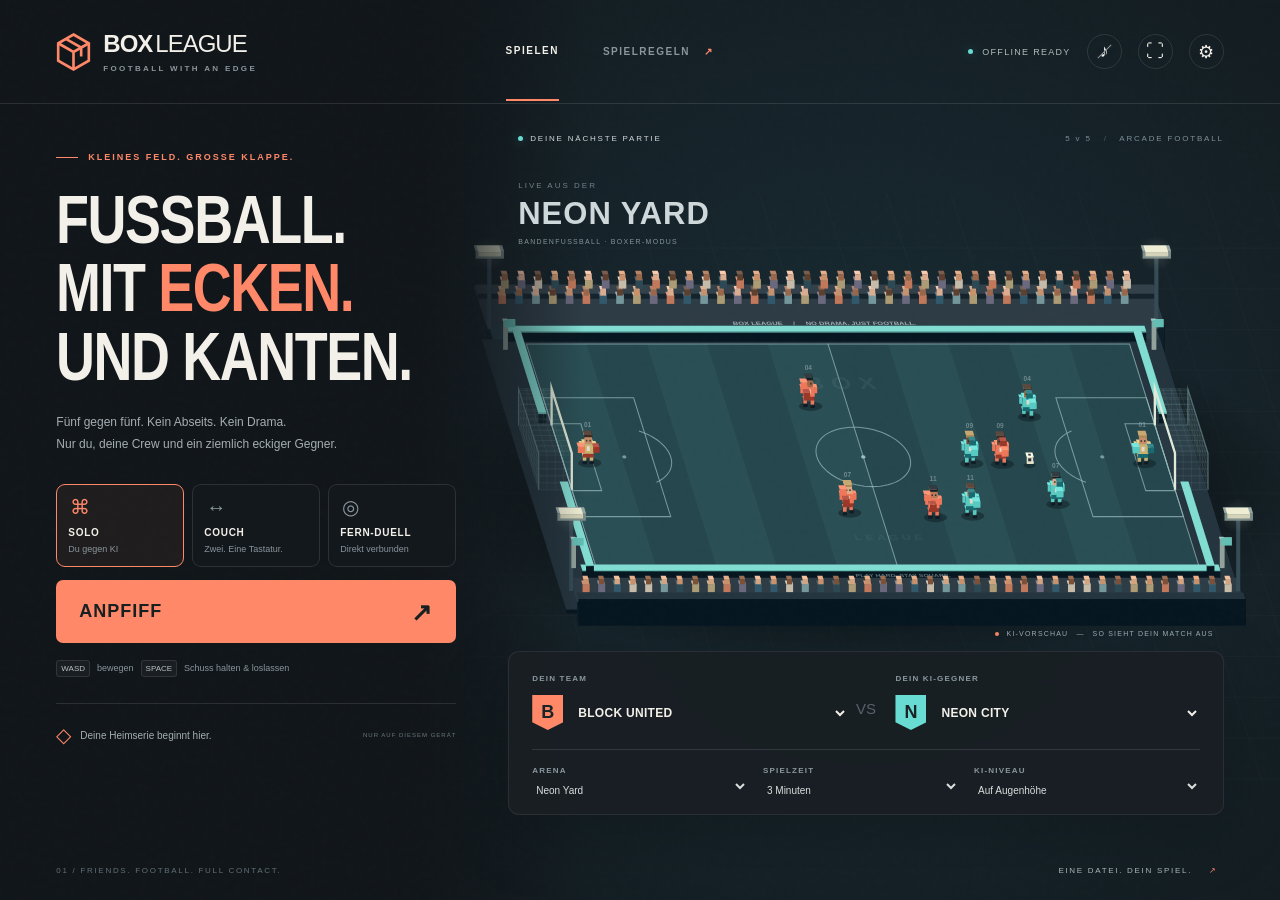
<file: box-league/index.html>
<!doctype html>
<html lang="de"><head><meta charset="utf-8"><meta name="viewport" content="width=device-width,initial-scale=1"><meta name="referrer" content="no-referrer"><title>BOX LEAGUE · P2P Edition</title><style>html{color-scheme:dark;background:#101217;color:#f4f1eb;font-family:system-ui}body{max-width:40rem;margin:15vh auto;padding:2rem}h1{font-size:clamp(2rem,8vw,4rem)}a{color:#ff785c;font-weight:700}</style></head><body><h1>BOX LEAGUE.</h1><p>Dein Spielfeld. Eure Verbindung.</p><p><a id="play" href="../websites/box-league/public/">Spiel öffnen ↗</a></p><script>const target=new URL('../websites/box-league/public/',location.href);target.hash=location.hash;document.getElementById('play').href=target.href;location.replace(target.href);</script></body></html>
</file>
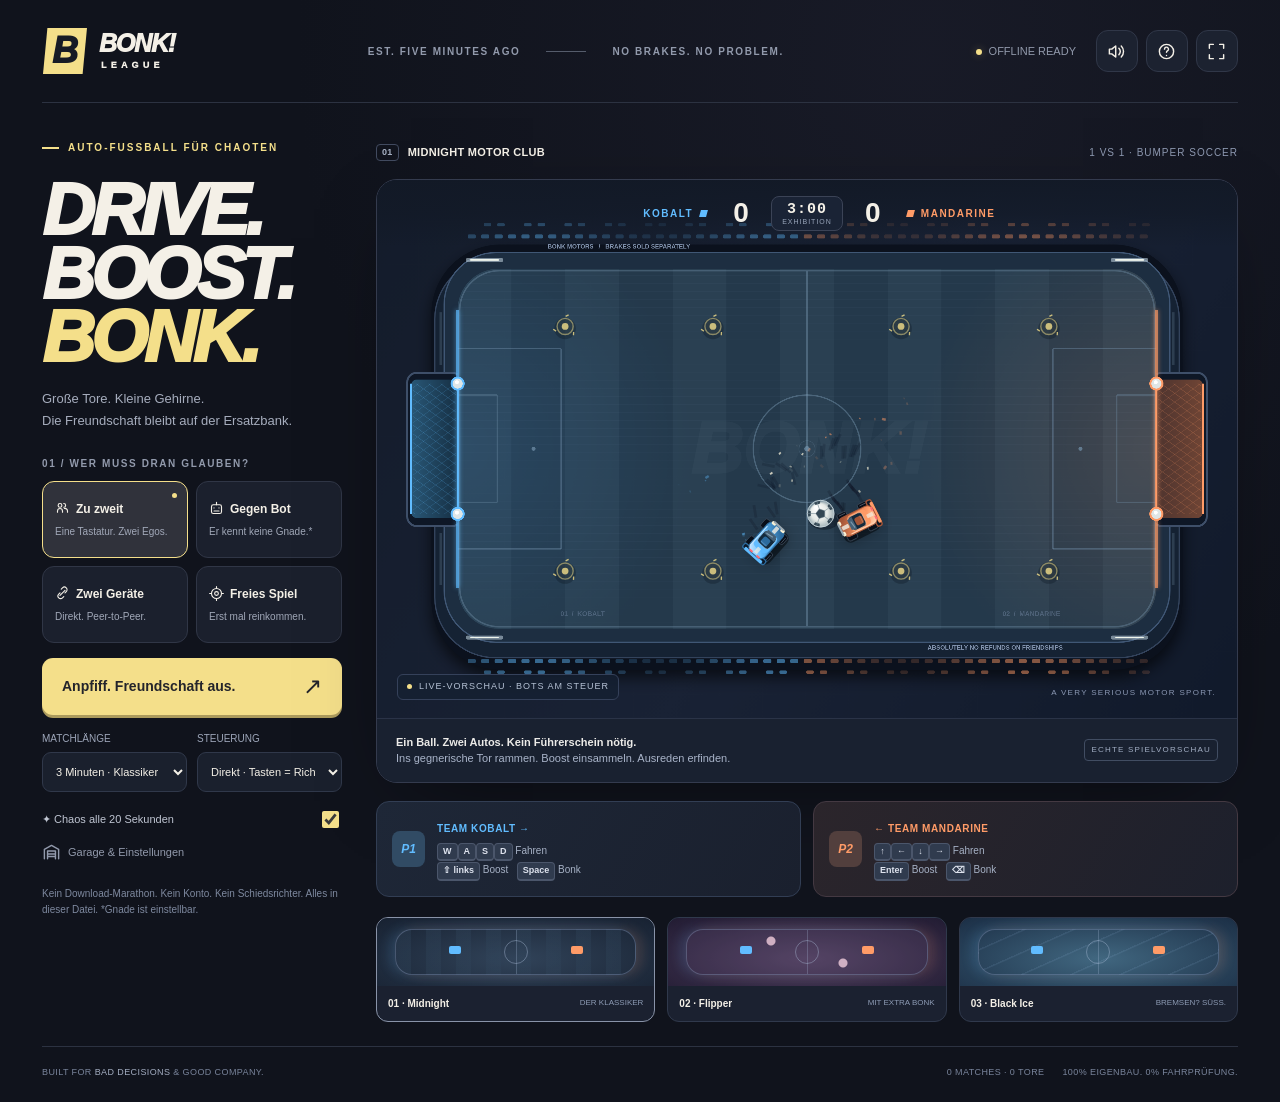
<file: games/bonk-league/index.html>
<!doctype html>
<html lang="de">
<head>
<meta charset="utf-8">
<meta name="viewport" content="width=device-width, initial-scale=1, viewport-fit=cover">
<meta name="theme-color" content="#10131c">
<meta name="description" content="BONK! LEAGUE – chaotischer Raketenauto-Fußball. Offline, zu zweit an einer Tastatur oder direkt per WebRTC.">
<title>BONK! LEAGUE · Erst fahren. Dann fragen.</title>
<style>
:root{color-scheme:dark;--bg:#10131c;--panel:#191e2a;--line:#2c3241;--muted:#929aac;--white:#f4f0e7;--blue:#61bcff;--orange:#ff9b67;--yellow:#f4df8a;--font:Inter,ui-sans-serif,-apple-system,BlinkMacSystemFont,"Segoe UI",sans-serif}*{box-sizing:border-box}html{min-height:100%;background:var(--bg)}body{margin:0;color:var(--white);font:14px/1.5 var(--font);background:radial-gradient(ellipse at 72% 5%,#24253766,transparent 48%),var(--bg);min-height:100vh}button,input,select,textarea{font:inherit}button{cursor:pointer;color:inherit}button,select,input,textarea{outline-offset:4px}button:focus-visible,select:focus-visible,input:focus-visible,textarea:focus-visible,a:focus-visible{outline:2px solid var(--blue)}button{border:1px solid transparent}button:disabled{opacity:.4;cursor:not-allowed}button:active:not(:disabled){transform:translateY(1px)}button,select{touch-action:manipulation}a{color:var(--blue)}[hidden]{display:none!important}button svg{width:19px;height:19px;fill:none;stroke:currentColor;stroke-width:1.8;stroke-linecap:round;stroke-linejoin:round;flex-shrink:0}.shell{max-width:1600px;margin:auto;padding:0 42px}header{height:103px;display:flex;align-items:center;justify-content:space-between;gap:18px;border-bottom:1px solid var(--line)}.brand{display:flex;align-items:center;gap:12px;background:none;padding:0;text-align:left}.brand-mark{width:44px;height:46px;background:var(--yellow);color:#171b25;display:grid;place-items:center;clip-path:polygon(10% 0,100% 0,90% 100%,0 100%);font-weight:950;font-size:36px;font-style:italic;line-height:1}.brand-text{font-size:25px;font-weight:950;letter-spacing:-1.2px;line-height:.88;font-style:italic}.brand-text small{font-size:9px;font-style:normal;display:block;letter-spacing:4.2px;margin-top:8px;margin-left:2px}.header-center{display:flex;gap:26px;font-size:10px;letter-spacing:1.6px;font-weight:650;color:var(--muted);align-items:center}.header-center .line{width:40px;height:1px;background:#555c6b}.header-tools{display:flex;gap:8px;align-items:center}.icon-btn{height:42px;min-width:42px;padding:10px;display:inline-flex;align-items:center;justify-content:center;background:#1c2230;border-color:#303748;border-radius:12px}.icon-btn:hover{background:#2b3243}.status-dot{width:6px;height:6px;background:var(--yellow);border-radius:50%;display:inline-block;box-shadow:0 0 9px #f4df8a50;margin-right:7px}.header-label{font-size:11px;color:var(--muted);margin-right:12px}.layout{display:grid;grid-template-columns:300px minmax(0,1fr);gap:34px;padding:37px 0 24px;align-items:start}.eyebrow{font-size:10px;letter-spacing:2px;color:var(--yellow);font-weight:750;display:flex;align-items:center;gap:9px}.eyebrow:before{content:"";width:17px;height:2px;background:currentColor}.hero h1{font-size:73px;font-weight:950;letter-spacing:-4px;line-height:.87;margin:23px 0 19px;font-style:italic}.hero h1 span{color:var(--yellow)}.hero p{font-size:13px;line-height:1.7;color:#a6adbd;max-width:255px;margin:0 0 24px}.section-label{font-size:10px;letter-spacing:1.6px;color:var(--muted);font-weight:700;margin:0 0 10px;display:flex;justify-content:space-between}.mode-grid{display:grid;grid-template-columns:1fr 1fr;gap:8px;margin-bottom:15px}.mode{min-height:77px;padding:12px;text-align:left;background:#1b202d;border:1px solid #303646;border-radius:12px;position:relative;transition:background .15s,border .15s}.mode:hover{background:#242b3a}.mode.selected{background:#30323b;border-color:var(--yellow)}.mode.selected:after{content:"";position:absolute;right:10px;top:11px;width:5px;height:5px;background:var(--yellow);border-radius:50%}.mode b{font-size:12px;display:flex;align-items:center;gap:6px}.mode small{display:block;font-size:10px;color:#a1a8b8;margin-top:6px}.mode svg{width:15px;height:15px}.start{width:100%;background:var(--yellow);color:#23242b;border-radius:11px;padding:16px 19px;min-height:53px;font-size:14px;font-weight:800;display:flex;align-items:center;justify-content:space-between;box-shadow:0 3px 0 #ac9b5d;transition:filter .15s}.start:hover{filter:brightness(1.08)}.start .arrow{font-size:23px;font-weight:400;line-height:1}.btn{min-height:44px;border-radius:10px;background:#2a3142;border-color:#3b4459;padding:11px 16px;font-size:12px;font-weight:650;display:inline-flex;align-items:center;justify-content:center;gap:9px}.btn:hover{background:#354058}.btn.primary{background:var(--yellow);color:#24252e;border-color:transparent}.btn.subtle{background:transparent;border-color:var(--line);color:#b4bccc}.btn.danger{color:#ff9b94;border-color:#5a373c;background:#302329}.match-options{display:grid;grid-template-columns:1fr 1fr;gap:10px;margin:16px 0}.field-label{display:block;font-size:10px;color:#9ca5b8;margin-bottom:6px}.select{background:#1a202d;border:1px solid #30384a;border-radius:9px;color:var(--white);width:100%;height:40px;padding:0 9px;font-size:11px;cursor:pointer}.switch-row{display:flex;justify-content:space-between;align-items:center;gap:9px;font-size:11px;color:#bfc5d2;cursor:pointer}.switch-row input{accent-color:var(--yellow);width:17px;height:17px;cursor:pointer;flex-shrink:0}.small-note{color:#7e899f;font-size:10px;margin:12px 0 0;line-height:1.65}.lobby-link{background:none;border:none;color:var(--muted);font-size:11px;padding:12px 0;display:flex;align-items:center;gap:7px}.lobby-link:hover{color:var(--white)}.stage-column{min-width:0}.stage-topline{display:flex;justify-content:space-between;align-items:center;gap:10px;margin:0 0 14px;min-height:25px}.arena-label{font-size:11px;font-weight:700;letter-spacing:.3px;display:flex;align-items:center;gap:9px}.arena-label .number{font-size:9px;border:1px solid #424b60;border-radius:4px;padding:1px 5px;color:#a9b3c6}.arena-caption{font-size:10px;color:#8e99b1;letter-spacing:1px}.arena-panel{background:#111827;border:1px solid #343b4e;border-radius:21px;position:relative;overflow:hidden;box-shadow:0 24px 80px -35px #0009}.scoreboard{height:67px;display:flex;align-items:center;justify-content:center;gap:22px;position:absolute;z-index:3;top:0;left:0;right:0;background:linear-gradient(#121926f0,#121926aa,transparent);pointer-events:none}.team-title{font-size:10px;font-weight:750;letter-spacing:1.5px;display:flex;align-items:center;gap:7px;min-width:90px}.team-title.blue{color:var(--blue);justify-content:flex-end}.team-title.orange{color:var(--orange)}.team-marker{display:block;width:7px;height:7px;background:currentColor;transform:skewX(-15deg)}.scores{display:flex;align-items:center;gap:18px}.score-digit{font-size:28px;font-weight:850;line-height:1;min-width:24px;text-align:center;font-variant-numeric:tabular-nums}.clock-wrap{text-align:center;min-width:64px;border:1px solid #3b4356;border-radius:8px;padding:4px 10px;background:#1a2335}.clock{font:700 15px ui-monospace,SFMono-Regular,Consolas,monospace;letter-spacing:1px}.clock-label{font-size:7px;color:#99a5ba;letter-spacing:1px;line-height:1.2}.canvas-wrap{position:relative;width:100%;aspect-ratio:1.6;background:#111827}canvas{display:block;width:100%;height:100%;touch-action:none;user-select:none;-webkit-user-select:none;outline:none}.live-tag{position:absolute;left:20px;bottom:18px;display:flex;align-items:center;gap:7px;background:#152032c9;border:1px solid #35415a;padding:5px 9px;border-radius:6px;color:#b5c1d4;font-size:9px;letter-spacing:1px;pointer-events:none}.live-tag i{height:5px;width:5px;background:var(--yellow);border-radius:50%}.stage-watermark{position:absolute;right:21px;bottom:19px;color:#8b98b4;font-size:8px;letter-spacing:1.3px;pointer-events:none}.banner{position:absolute;left:50%;top:79px;transform:translateX(-50%);background:#272b40ef;border:1px solid #8a799d;padding:7px 13px;border-radius:30px;white-space:nowrap;font-size:11px;z-index:5;pointer-events:none}.arena-under{padding:15px 19px;display:flex;justify-content:space-between;gap:14px;align-items:center;border-top:1px solid #2a3347;background:#192130}.arena-under p{font-size:11px;margin:0;color:#a9b4c9}.arena-under p strong{color:#ecebe8;font-weight:600}.preview-badge{font-size:8px;letter-spacing:1.2px;border:1px solid #414d62;border-radius:4px;padding:4px 6px;color:#a3afc4;white-space:nowrap}.key-help{display:grid;grid-template-columns:1fr 1fr;gap:12px;margin-top:18px}.player-card{display:flex;align-items:center;gap:12px;background:linear-gradient(120deg,#1e2737,#1a202e);border:1px solid #323e54;padding:15px;border-radius:13px;position:relative;overflow:hidden}.player-card.orange{background:linear-gradient(120deg,#2b252b,#1d202c);border-color:#443942}.player-id{display:grid;place-items:center;flex:0 0 33px;height:36px;border-radius:8px;background:#314b64;color:var(--blue);font-size:12px;font-weight:800;font-style:italic}.orange .player-id{background:#523f3d;color:var(--orange)}.player-card b{font-size:10px;letter-spacing:.6px;font-weight:800;color:var(--blue)}.player-card.orange b{color:var(--orange)}.player-card p{margin:4px 0 0;font-size:10px;color:#a6b1c5;line-height:1.8}kbd{display:inline-block;font:600 9px/1.5 var(--font);padding:1px 5px;min-width:17px;text-align:center;color:#dee3ee;background:#303b4e;border:1px solid #4b566b;border-bottom-width:2px;border-radius:4px;white-space:nowrap}.arena-select{display:grid;grid-template-columns:repeat(3,1fr);gap:12px;margin-top:20px}.arena-card{background:#1b2130;border:1px solid #30394c;border-radius:12px;padding:0;text-align:left;overflow:hidden}.arena-card.selected{border-color:#8993a8}.arena-card:hover{background:#262f42}.mini-arena{height:68px;position:relative;overflow:hidden;background:radial-gradient(ellipse at 50% 60%,#314359,#172131);padding:11px 18px}.mini-pitch{border:1px solid #8496b866;border-radius:17px;height:46px;position:relative;background:repeating-linear-gradient(90deg,#32475d55 0px,#32475d55 15px,transparent 15px,transparent 30px);box-shadow:-6px 0 12px #61bcff25,6px 0 12px #ff9b6725}.mini-pitch:before{content:"";position:absolute;border:1px solid #aec0dd66;width:22px;height:22px;border-radius:50%;left:50%;top:50%;transform:translate(-50%,-50%)}.mini-pitch:after{content:"";position:absolute;left:50%;height:100%;border-left:1px solid #aec0dd44}.mini-pitch i{position:absolute;top:16px;width:12px;height:8px;background:var(--blue);border-radius:2px;left:22%}.mini-pitch i+ i{left:auto;right:22%;background:var(--orange)}.pin .mini-arena{background:radial-gradient(ellipse at 50% 60%,#514160,#211b32)}.pin .mini-pitch{background:radial-gradient(circle at 35% 25%,#f1cddccc 0 4px,transparent 5px),radial-gradient(circle at 65% 75%,#f1cddccc 0 4px,transparent 5px),#63507733}.ice .mini-arena{background:radial-gradient(ellipse at 50% 60%,#416780,#1b2e45)}.ice .mini-pitch{background:repeating-linear-gradient(-24deg,transparent 0px,transparent 18px,#b0d5ff18 19px,#b0d5ff18 20px)}.arena-card-foot{padding:10px 11px;display:flex;justify-content:space-between;align-items:center;font-size:10px;font-weight:700}.arena-card-foot span{font-size:8px;color:#8d9bb4;font-weight:500}.bottom-bar{display:flex;justify-content:space-between;gap:20px;border-top:1px solid var(--line);padding:19px 0 22px;color:#79849b;font-size:9px;letter-spacing:.4px}.bottom-bar strong{font-weight:500;color:#a3adc1}.foot-right{display:flex;gap:18px}.game-tools{display:none;align-items:center;justify-content:space-between;gap:12px;margin-top:16px}.game-tools-group{display:flex;align-items:center;gap:8px;flex-wrap:wrap}.game-tools .btn{min-height:40px;padding:8px 13px;font-size:10px}.boost-hud{display:none;position:absolute;bottom:37px;left:35px;right:35px;justify-content:space-between;gap:25px;pointer-events:none}.boost-player{width:140px}.boost-player:last-child{text-align:right}.boost-head{font-size:9px;display:flex;justify-content:space-between;letter-spacing:1px;color:var(--blue);margin-bottom:5px}.boost-player:last-child .boost-head{color:var(--orange)}.boost-track{height:6px;border-radius:4px;background:#303e5299;overflow:hidden}.boost-fill{height:100%;background:var(--blue);border-radius:4px;transition:width .1s;width:100%}.boost-player:last-child .boost-fill{background:var(--orange)}.dash-label{font-size:8px;color:#96a4bc;margin-top:5px;letter-spacing:.5px}.overlay{position:absolute;inset:0;z-index:7;display:flex;flex-direction:column;justify-content:center;align-items:center;pointer-events:none;text-align:center;padding:20px}.overlay .big{font-size:clamp(60px,10vw,118px);font-weight:950;font-style:italic;line-height:1;letter-spacing:-4px;text-shadow:0 8px 32px #0008}.overlay .sub{font-size:14px;color:#e7edf6;margin-top:10px;font-weight:650}.overlay-panel{background:#151c2def;border:1px solid #55627c;border-radius:20px;padding:30px;box-shadow:0 18px 100px #000b;pointer-events:auto;max-width:440px;width:100%;backdrop-filter:blur(16px)}.overlay-panel h2{margin:8px 0;font-size:35px;font-weight:900;letter-spacing:-1px;font-style:italic}.overlay-panel p{font-size:12px;color:#aab7ce;margin:8px 0 22px}.overlay-panel .btn{width:100%;margin-top:8px}.overlay-score{font-size:55px;font-weight:900;letter-spacing:7px;font-variant-numeric:tabular-nums}.result-stat{font-size:11px;color:#afb9cc;border-top:1px solid #394359;padding-top:13px;margin-top:9px}.touch-controls{display:none;justify-content:space-between;gap:10px;align-items:center;padding:12px 0;user-select:none;-webkit-user-select:none}.touch-set{display:flex;gap:13px;align-items:center}.touch-set:last-child{flex-direction:row-reverse}.joystick{width:116px;height:116px;border-radius:50%;background:radial-gradient(circle,#26385199,#1b2535);border:1px solid #4d6381;position:relative;touch-action:none;flex-shrink:0}.joystick:before,.joystick:after{content:"";position:absolute;background:#718bb233}.joystick:before{width:1px;height:80px;left:57px;top:17px}.joystick:after{height:1px;width:80px;left:17px;top:57px}.stick{position:absolute;width:44px;height:44px;background:#3b6c9199;border:1px solid var(--blue);border-radius:50%;left:35px;top:35px;pointer-events:none;z-index:1}.touch-set:last-child .stick{background:#8c574199;border-color:var(--orange)}.touch-actions{display:flex;flex-direction:column;gap:8px}.touch-btn{width:61px;height:47px;border-radius:12px;font-size:9px;font-weight:800;letter-spacing:.4px;touch-action:none;background:#2c415a;color:var(--blue);border:1px solid #4e6584}.touch-btn.bonk{background:#3b3745;color:var(--yellow);border-color:#695e6a}.touch-set:last-child .touch-btn{background:#49352f;color:var(--orange);border-color:#795746}.playing .layout{display:block;padding-top:22px}.playing .sidebar{display:none}.playing .arena-select,.playing .key-help,.playing .arena-under{display:none}.playing .stage-column{max-width:1230px;margin:auto}.playing .canvas-wrap{aspect-ratio:1.6;max-height:calc(100dvh - 254px);min-height:260px}.playing .boost-hud{display:flex}.playing .game-tools{display:flex}.playing .stage-topline{margin-bottom:10px}.playing header{height:77px}.playing .live-tag{bottom:12px;left:18px;opacity:.6;padding:2px 7px;font-size:7px;border:0;background:transparent}.playing .stage-watermark{bottom:13px;font-size:7px}.playing .bottom-bar{padding:12px 0}.playing .arena-panel{border-radius:18px}.show-touch.playing .touch-controls{display:flex}.rotate-hint{display:none;color:#919cb3;font-size:10px;text-align:center;margin-top:8px}.playing .header-center{display:none}.dialog{border:1px solid #4b5266;border-radius:23px;background:#1a2030;color:var(--white);padding:0;width:min(700px,calc(100% - 28px));max-height:90dvh;box-shadow:0 30px 120px #000a}.dialog::backdrop{background:#060912ba;backdrop-filter:blur(7px)}.dialog-head{padding:24px 26px 18px;display:flex;justify-content:space-between;align-items:center;gap:15px;border-bottom:1px solid #333e52}.dialog-head h2{font-size:22px;margin:0;letter-spacing:-.8px}.dialog-head .eyebrow{margin-bottom:5px;font-size:8px}.dialog-body{padding:23px 26px 27px}.dialog-body p{font-size:12px;line-height:1.7;color:#abb6cc}.dialog-body h3{font-size:14px;margin:24px 0 9px}.tabs{display:flex;gap:8px;margin:18px 0}.tab{flex:1;padding:12px;background:#242e42;color:#adb9d1;border:1px solid #3c485e;border-radius:9px;font-size:12px;font-weight:700}.tab.active{color:#25242b;background:var(--yellow);border-color:var(--yellow)}.step{display:flex;gap:13px;align-items:flex-start;margin:19px 0}.step-num{height:26px;min-width:26px;display:grid;place-items:center;border-radius:50%;background:#3d485e;color:#d4dcec;font-size:11px;font-weight:700}.step-content{flex:1;min-width:0}.step-content b{font-size:12px}.step-content p{margin:4px 0 11px;font-size:11px}.codebox{width:100%;min-height:78px;resize:vertical;color:#c4d6f6;background:#111827;border:1px solid #3c4a64;border-radius:9px;padding:11px;font:10px/1.5 ui-monospace,monospace;word-break:break-all;display:block;margin:9px 0}.codebox:read-only{color:#89bddd}.row{display:flex;gap:9px;align-items:center;flex-wrap:wrap}.net-status{padding:13px 15px;border-radius:10px;background:#252d40;border:1px solid #404b63;margin:16px 0;font-size:11px;color:#d1dbea;line-height:1.6;overflow-wrap:anywhere}.net-status.error{border-color:#a16066;background:#42282f;color:#ffc1c2}.net-status.connected{border-color:#7b989d;background:#283c47;color:#bce9fc}.notice{font-size:10px!important;border-left:2px solid #70839f;padding:4px 0 4px 13px;color:#929fb8!important}.help-table{width:100%;border-collapse:collapse;font-size:11px;margin:15px 0}.help-table th,.help-table td{text-align:left;padding:11px 8px;border-bottom:1px solid #354155}.help-table th{font-size:10px;color:#8ea3c5}.help-table th:nth-child(2){color:var(--blue)}.help-table th:nth-child(3){color:var(--orange)}.help-table td:first-child{color:#a7b5cc}.settings-grid{display:grid;grid-template-columns:1fr 1fr;gap:18px}.input{border:1px solid #42506a;border-radius:8px;background:#141b2a;padding:10px;color:var(--white);width:100%;font-size:12px;min-height:41px}.garage-options{display:flex;gap:7px;margin-top:11px}.hat{flex:1;min-height:49px;background:#263149;border:1px solid #405270;border-radius:9px;font-size:23px}.hat.selected{border-color:var(--yellow);background:#41404a}.garage-label{color:var(--blue);font-size:12px;font-weight:750;margin-bottom:10px}.garage-label.orange{color:var(--orange)}.divider{height:1px;background:#333e52;margin:22px 0}.settings-footer{display:flex;justify-content:space-between;align-items:center;gap:12px;margin-top:20px}.toast{position:fixed;left:50%;bottom:30px;transform:translate(-50%,20px);padding:12px 20px;border:1px solid #65738d;background:#242f43f5;color:#e1e9f7;font-size:12px;border-radius:13px;z-index:100;box-shadow:0 12px 36px #0006;opacity:0;pointer-events:none;transition:opacity .2s,transform .2s;text-align:center;max-width:calc(100% - 30px);width:max-content}.toast.on{opacity:1;transform:translate(-50%,0)}.sr-only{position:absolute;width:1px;height:1px;overflow:hidden;clip:rect(0,0,0,0);white-space:nowrap}.emote{position:absolute;left:50%;top:25%;transform:translateX(-50%);background:#ede9df;color:#242a38;font-weight:750;padding:8px 15px;border-radius:12px;font-size:12px;pointer-events:none;z-index:6}.net-badge{color:var(--blue);font-size:10px;letter-spacing:.3px}.pulse{animation:pulse 2s ease-in-out infinite}@keyframes pulse{50%{opacity:.45}}@media(min-width:1650px){.layout{grid-template-columns:315px minmax(0,1fr);gap:45px}.hero h1{font-size:84px}.canvas-wrap{aspect-ratio:1.66}}@media(max-width:1150px){.shell{padding:0 25px}.layout{grid-template-columns:258px minmax(0,1fr);gap:25px}.hero h1{font-size:65px}.header-center{gap:12px;font-size:8px}.player-card{padding:11px;gap:9px}.player-card p{font-size:9px}.arena-card-foot{font-size:9px;padding:9px}.arena-card-foot span{display:none}.team-title{min-width:60px;font-size:8px;letter-spacing:1px}.scoreboard{gap:13px}.key-help{gap:8px}.scores{gap:10px}.header-label{display:none}}@media(max-width:850px){.shell{padding:0 20px}header{height:84px}.header-center{display:none}.layout{grid-template-columns:225px minmax(0,1fr);gap:20px;padding-top:25px}.hero h1{font-size:58px}.hero p{font-size:12px}.mode{padding:10px;min-height:72px}.mode b{font-size:11px}.mode small{font-size:9px}.key-help{grid-template-columns:1fr;gap:8px}.player-card{padding:11px 13px}.canvas-wrap{aspect-ratio:1.25}.arena-select{gap:7px;margin-top:12px}.mini-arena{padding:11px 7px}.arena-under{padding:11px}.arena-under p{font-size:9px}.preview-badge{display:none}.scoreboard{gap:8px;height:60px}.team-title{min-width:30px;font-size:7px}.team-title .team-marker{display:none}.scores{gap:8px}.score-digit{font-size:22px;min-width:14px}.clock-wrap{padding:4px 7px;min-width:54px}.clock{font-size:13px}.arena-caption{font-size:8px}.arena-label{font-size:10px}.foot-right{gap:10px}.stage-watermark{display:none}.playing .team-title{font-size:10px;min-width:95px}.playing .scoreboard{gap:15px}.boost-hud{bottom:28px;left:20px;right:20px}.boost-player{width:115px}.game-tools{flex-wrap:wrap}.game-tools-group{gap:6px}.playing .bottom-bar{font-size:8px}.playing .header-label{display:inline}}@media(max-width:650px){.shell{padding:0 16px}header{height:74px}.brand-text{font-size:21px}.brand-text small{font-size:7px;letter-spacing:3.6px}.brand-mark{width:37px;height:39px;font-size:31px}.header-tools{gap:6px}.icon-btn{min-width:38px;height:38px;padding:9px;border-radius:10px}.layout{display:flex;flex-direction:column;gap:23px;padding-top:25px}.sidebar{width:100%;display:grid;grid-template-columns:1fr 1fr;column-gap:18px}.hero{grid-column:1 / -1}.hero .eyebrow{font-size:8px}.hero h1{font-size:clamp(29px,8.6vw,51px);letter-spacing:-1.7px;line-height:1;white-space:nowrap;margin:15px 0 9px}.hero h1 br{display:none}.hero h1 br:after{content:" "}.hero h1 span{margin-left:7px}.hero p{max-width:100%;font-size:12px;margin-bottom:19px}.section-label{grid-column:1/-1;margin-bottom:8px}.mode-grid{grid-column:1/-1;grid-template-columns:repeat(4,1fr);gap:7px;margin-bottom:14px}.mode{min-height:65px;padding:9px 8px}.mode b{font-size:10px;gap:4px}.mode b svg{display:none}.mode small{font-size:8px}.mode.selected:after{right:7px;top:7px;width:4px;height:4px}.start{grid-column:1/-1;margin-bottom:5px}.match-options{grid-column:1/-1;margin:11px 0}.switch-row{font-size:10px}.lobby-link{justify-self:end;font-size:10px;padding:4px 0}.small-note{grid-column:1/-1;font-size:9px;margin-top:7px}.stage-column{width:100%}.canvas-wrap{aspect-ratio:1.48}.stage-topline{margin-bottom:10px}.arena-label{font-size:11px}.arena-caption{font-size:8px}.key-help{grid-template-columns:1fr 1fr;margin-top:12px;gap:8px}.player-card{display:block;padding:11px}.player-id{display:none}.player-card b{font-size:9px}.player-card p{font-size:8px}.player-card kbd{font-size:8px;padding:0 3px}.arena-select{margin-top:12px}.arena-under{padding:10px 13px}.arena-under p{font-size:10px}.mini-arena{height:57px;padding:7px 10px}.mini-pitch{height:42px}.bottom-bar{margin-top:4px;font-size:8px;line-height:1.7;gap:15px}.foot-right span:first-child{display:none}.playing header{height:61px}.playing .header-label{display:none}.playing .layout{padding-top:14px;gap:0}.playing .canvas-wrap{aspect-ratio:1.28;max-height:none;min-height:255px}.playing .team-title{font-size:7px;min-width:43px;letter-spacing:.4px}.playing .scoreboard{gap:9px;height:53px}.playing .scores{gap:8px}.playing .score-digit{font-size:25px}.playing .clock{font-size:12px}.playing .boost-hud{bottom:25px;left:16px;right:16px}.boost-player{width:94px}.boost-head{font-size:8px}.dash-label{font-size:7px}.playing .game-tools{margin-top:10px;gap:7px}.game-tools .btn{font-size:9px;padding:7px 9px;min-height:37px}.game-tools-group{gap:6px}.playing .bottom-bar{display:none}.playing .rotate-hint{display:block}.touch-controls{gap:5px;padding:15px 0 6px}.touch-set{gap:8px}.joystick{width:93px;height:93px}.joystick:before{left:45px;top:14px;height:64px}.joystick:after{top:45px;left:14px;width:64px}.stick{width:37px;height:37px;left:27px;top:27px}.touch-btn{width:47px;height:41px;font-size:8px}.touch-actions{gap:7px}.overlay-panel{padding:20px;max-width:310px}.overlay-panel h2{font-size:28px}.overlay-panel p{font-size:10px;margin-bottom:12px}.overlay-panel .btn{min-height:39px;padding:8px}.overlay-score{font-size:39px}.overlay .big{font-size:70px}.overlay .sub{font-size:11px}.banner{top:59px;font-size:9px;padding:5px 10px}.dialog-head{padding:19px}.dialog-head h2{font-size:20px}.dialog-body{padding:17px 19px 22px}.settings-grid{gap:13px}.help-table th,.help-table td{padding:10px 5px;font-size:10px}.help-table kbd{font-size:8px;padding:1px 3px}.settings-footer{align-items:flex-start;flex-direction:column}.net-badge{font-size:9px}.emote{font-size:10px}.toast{bottom:19px;font-size:11px}}@media(max-height:570px) and (orientation:landscape){.playing .shell{padding:0 12px}.playing header{height:49px}.playing .brand-mark{height:31px;width:30px;font-size:26px}.playing .brand-text{font-size:17px}.playing .brand-text small{font-size:6px;margin-top:4px;letter-spacing:2.8px}.playing .layout{padding:6px 0}.playing .stage-topline{display:none}.playing .canvas-wrap{height:calc(100dvh - 107px);max-height:none;min-height:200px;aspect-ratio:auto}.playing .stage-column{max-width:none}.playing .arena-panel{border-radius:12px}.playing .scoreboard{height:45px;gap:14px}.playing .clock-wrap{padding:2px 8px}.playing .game-tools{margin-top:6px}.playing .game-tools .btn{min-height:33px;padding:4px 10px}.playing .bottom-bar,.playing .rotate-hint{display:none}.playing .boost-hud{bottom:22px;left:25%;right:25%}.playing .touch-controls{position:absolute;bottom:62px;left:30px;right:30px;pointer-events:none;z-index:8;padding:0}.touch-controls .joystick,.touch-controls .touch-btn{pointer-events:auto;opacity:.74}.playing .banner{top:49px}.playing .overlay .big{font-size:67px}.playing .overlay-panel{max-width:390px;padding:14px 24px}.playing .overlay-panel h2{font-size:24px;margin:2px 0}.playing .overlay-panel p{font-size:10px;margin:3px 0 7px}.playing .overlay-panel .btn{min-height:33px;margin-top:5px;padding:5px}.playing .overlay-score{font-size:33px}.playing .result-stat{display:none}}@media(prefers-reduced-motion:reduce){*,*:before,*:after{animation:none!important;transition:none!important}}
</style>
</head>
<body>
<div class="shell">
<header>
<button class="brand" id="brand" title="BONK! LEAGUE · Nicht zu oft drücken." aria-label="BONK League Logo"><span class="brand-mark">B</span><span class="brand-text">BONK!<small>LEAGUE</small></span></button>
<div class="header-center"><span>EST. FIVE MINUTES AGO</span><span class="line"></span><span>NO BRAKES. NO PROBLEM.</span></div>
<div class="header-tools"><span class="header-label" id="headerStatus"><i class="status-dot"></i>OFFLINE READY</span><button class="icon-btn" id="soundBtn" title="Ton umschalten" aria-label="Ton ausschalten" aria-pressed="true"><svg viewBox="0 0 24 24"><path d="M11 5 6 9H3v6h3l5 4zM15 8a6 6 0 0 1 0 8m3-11a10 10 0 0 1 0 14"/></svg></button><button class="icon-btn" id="helpBtn" title="So spielt ihr" aria-label="Anleitung öffnen"><svg viewBox="0 0 24 24"><circle cx="12" cy="12" r="9"/><path d="M9.5 9a2.5 2.5 0 1 1 4 2c-1 .6-1.5 1-1.5 2M12 17h.01"/></svg></button><button class="icon-btn" id="fullscreenBtn" title="Vollbild" aria-label="Vollbild umschalten"><svg viewBox="0 0 24 24"><path d="M8 3H3v5m13-5h5v5M3 16v5h5m13-5v5h-5"/></svg></button></div>
</header>
<main class="layout">
<aside class="sidebar">
<div class="hero"><div class="eyebrow">AUTO-FUSSBALL FÜR CHAOTEN</div><h1>DRIVE.<br> BOOST.<br><span>BONK.</span></h1><p>Große Tore. Kleine Gehirne.<br>Die Freundschaft bleibt auf der Ersatzbank.</p></div>
<div class="section-label">01 / WER MUSS DRAN GLAUBEN?</div>
<div class="mode-grid" role="group" aria-label="Spielmodus">
<button class="mode selected" data-mode="local" aria-pressed="true"><b><svg viewBox="0 0 24 24"><path d="M4 18v-2a4 4 0 0 1 8 0v2m2-8a3 3 0 1 0 0-6m1 8a4 4 0 0 1 5 4v2"/><circle cx="8" cy="7" r="3"/></svg>Zu zweit</b><small>Eine Tastatur. Zwei Egos.</small></button>
<button class="mode" data-mode="ai" aria-pressed="false"><b><svg viewBox="0 0 24 24"><rect x="4" y="6" width="16" height="14" rx="3"/><path d="M12 2v4M8 11h.01M16 11h.01M8 16h8"/></svg>Gegen Bot</b><small>Er kennt keine Gnade.*</small></button>
<button class="mode" data-mode="net" aria-pressed="false"><b><svg viewBox="0 0 24 24"><path d="m8 8-2 2a4 4 0 0 0 6 6l2-2m2-6 2-2a4 4 0 0 0-6-6l-2 2M8 12l8-8" transform="translate(0 3)"/></svg>Zwei Geräte</b><small>Direkt. Peer-to-Peer.</small></button>
<button class="mode" data-mode="practice" aria-pressed="false"><b><svg viewBox="0 0 24 24"><circle cx="12" cy="12" r="8"/><circle cx="12" cy="12" r="3"/><path d="M12 1v3m0 16v3M1 12h3m16 0h3"/></svg>Freies Spiel</b><small>Erst mal reinkommen.</small></button>
</div>
<button class="start" id="startBtn"><span id="startText">Anpfiff. Freundschaft aus.</span><span class="arrow">↗</span></button>
<div class="match-options"><label><span class="field-label">MATCHLÄNGE</span><select class="select" id="duration"><option value="90">90 Sekunden · Kurz &amp; wild</option><option value="180" selected>3 Minuten · Klassiker</option><option value="300">5 Minuten · Kondition</option><option value="0">Wer zuerst 5 Tore hat</option></select></label><label><span class="field-label" id="secondSettingLabel">STEUERUNG</span><select class="select" id="steering"><option value="direct">Direkt · Tasten = Richtung</option><option value="car">Auto · Gas &amp; Lenken</option><option value="pointer">Trackpad · Ziehen</option></select></label></div>
<label class="switch-row"><span>✦ Chaos alle 20 Sekunden</span><input type="checkbox" id="chaosToggle" checked></label>
<button class="lobby-link" id="garageBtn"><svg viewBox="0 0 24 24"><path d="M3 20V8l9-5 9 5v12M7 20V10h10v10M7 14h10M7 17h10"/></svg>Garage &amp; Einstellungen</button>
<p class="small-note" id="modeNote">Kein Download-Marathon. Kein Konto. Kein Schiedsrichter.<br>Alles in dieser Datei. *Gnade ist einstellbar.</p>
</aside>
<section class="stage-column" aria-label="Arena und Spiel">
<div class="stage-topline"><div class="arena-label"><span class="number" id="arenaNumber">01</span><span id="arenaName">MIDNIGHT MOTOR CLUB</span></div><span class="arena-caption" id="arenaCaption">1 VS 1 · BUMPER SOCCER</span><span class="net-badge" id="netBadge" hidden>● Verbunden</span></div>
<div class="arena-panel">
<div class="scoreboard" aria-label="Spielstand"><div class="team-title blue"><span id="nameBlue">KOBALT</span><i class="team-marker"></i></div><div class="scores"><span class="score-digit" id="scoreBlue">0</span><div class="clock-wrap"><div class="clock" id="clock">3:00</div><div class="clock-label" id="clockLabel">EXHIBITION</div></div><span class="score-digit" id="scoreOrange">0</span></div><div class="team-title orange"><i class="team-marker"></i><span id="nameOrange">MANDARINE</span></div></div>
<div class="canvas-wrap" id="canvasWrap"><canvas id="game" tabindex="0" aria-label="Auto-Fußball-Arena. Spieler eins: WASD, Shift und Leertaste. Spieler zwei: Pfeiltasten, Enter und Rücktaste.">Dein Browser benötigt Canvas-Unterstützung.</canvas><div class="live-tag"><i></i><span id="liveLabel">LIVE-VORSCHAU · BOTS AM STEUER</span></div><div class="stage-watermark">A VERY SERIOUS MOTOR SPORT.</div><div class="banner" id="chaosBanner" hidden></div><div class="boost-hud"><div class="boost-player"><div class="boost-head"><span id="boostName0">P1 / BOOST</span><span id="boostText0">100</span></div><div class="boost-track"><div class="boost-fill" id="boostFill0"></div></div><div class="dash-label" id="dashLabel0">BONK BEREIT · SPACE</div></div><div class="boost-player"><div class="boost-head"><span id="boostName1">P2 / BOOST</span><span id="boostText1">100</span></div><div class="boost-track"><div class="boost-fill" id="boostFill1"></div></div><div class="dash-label" id="dashLabel1">BONK BEREIT · ⌫</div></div></div><div class="overlay" id="overlay" hidden></div><div class="emote" id="emote" hidden></div></div>
<div class="arena-under"><p><strong>Ein Ball. Zwei Autos. Kein Führerschein nötig.</strong><br>Ins gegnerische Tor rammen. Boost einsammeln. Ausreden erfinden.</p><span class="preview-badge">ECHTE SPIELVORSCHAU</span></div>
</div>
<div class="key-help"><div class="player-card"><span class="player-id">P1</span><div><b>TEAM KOBALT →</b><p><kbd>W</kbd><kbd>A</kbd><kbd>S</kbd><kbd>D</kbd> Fahren<br><kbd>⇧ links</kbd> Boost &nbsp; <kbd>Space</kbd> Bonk</p></div></div><div class="player-card orange"><span class="player-id">P2</span><div><b>← TEAM MANDARINE</b><p><kbd>↑</kbd><kbd>←</kbd><kbd>↓</kbd><kbd>→</kbd> Fahren<br><kbd>Enter</kbd> Boost &nbsp; <kbd>⌫</kbd> Bonk</p></div></div></div>
<div class="arena-select" role="group" aria-label="Arena auswählen"><button class="arena-card selected" data-arena="classic" aria-pressed="true"><div class="mini-arena"><div class="mini-pitch"><i></i><i></i></div></div><div class="arena-card-foot">01 · Midnight<span>DER KLASSIKER</span></div></button><button class="arena-card pin" data-arena="pinball" aria-pressed="false"><div class="mini-arena"><div class="mini-pitch"><i></i><i></i></div></div><div class="arena-card-foot">02 · Flipper<span>MIT EXTRA BONK</span></div></button><button class="arena-card ice" data-arena="ice" aria-pressed="false"><div class="mini-arena"><div class="mini-pitch"><i></i><i></i></div></div><div class="arena-card-foot">03 · Black Ice<span>BREMSEN? SÜSS.</span></div></button></div>
<div class="touch-controls" id="touchControls"><div class="touch-set" data-touch-player="0"><div class="joystick" data-joy="0" role="group" aria-label="Spieler 1 virtuelle Lenkung"><div class="stick"></div></div><div class="touch-actions"><button class="touch-btn" data-touch="0:boost">BOOST</button><button class="touch-btn bonk" data-touch="0:bonk">BONK!</button></div></div><div class="touch-set" data-touch-player="1"><div class="joystick" data-joy="1" role="group" aria-label="Spieler 2 virtuelle Lenkung"><div class="stick"></div></div><div class="touch-actions"><button class="touch-btn" data-touch="1:boost">BOOST</button><button class="touch-btn bonk" data-touch="1:bonk">BONK!</button></div></div></div>
<div class="rotate-hint">Querformat = mehr Platz für schlechte Entscheidungen.</div>
<div class="game-tools"><div class="game-tools-group"><button class="btn" id="pauseBtn">Ⅱ &nbsp; Pause <kbd>Esc</kbd></button><button class="btn subtle" id="homeBtn">↖ Lobby</button><button class="btn subtle" id="touchBtn" aria-pressed="false">Touch-Steuerung</button></div><div class="game-tools-group"><button class="btn subtle" data-quip="0">1 · Geplant.</button><button class="btn subtle" data-quip="1">2 · Lag war’s.</button><button class="btn subtle" id="honkBtn">H · Hupen</button></div></div>
</section>
</main>
<footer class="bottom-bar"><span>BUILT FOR <strong>BAD DECISIONS</strong> &amp; GOOD COMPANY.</span><div class="foot-right"><span id="statsFooter">0 MATCHES · 0 TORE</span><span>100% EIGENBAU. 0% FAHRPRÜFUNG.</span></div></footer>
</div>
<dialog class="dialog" id="helpDialog" aria-labelledby="helpTitle"><div class="dialog-head"><div><div class="eyebrow">DIE KURZE FAHRSCHULE</div><h2 id="helpTitle">Erst fahren. Dann fragen.</h2></div><button class="icon-btn" data-close="helpDialog" aria-label="Anleitung schließen">✕</button></div><div class="dialog-body"><p>Schiebe den Ball ins <strong>gegnerische</strong> Tor. Kobalt spielt nach rechts, Mandarine nach links. Den Gegner wegrempeln ist hier ausnahmsweise ein Regelwerk.</p><table class="help-table"><thead><tr><th>AKTION</th><th>P1 · KOBALT</th><th>P2 · MANDARINE</th></tr></thead><tbody><tr><td>Fahren</td><td><kbd>W</kbd> <kbd>A</kbd> <kbd>S</kbd> <kbd>D</kbd></td><td><kbd>↑</kbd> <kbd>←</kbd> <kbd>↓</kbd> <kbd>→</kbd></td></tr><tr><td>Boost halten</td><td><kbd>Shift links</kbd></td><td><kbd>Enter</kbd> / <kbd>Shift rechts</kbd></td></tr><tr><td>Bonk-Schub</td><td><kbd>Leertaste</kbd> / <kbd>Q</kbd></td><td><kbd>⌫ Rücktaste</kbd> / <kbd>/</kbd></td></tr><tr><td>Pause</td><td colspan="2"><kbd>Esc</kbd> / <kbd>P</kbd></td></tr><tr><td>Hupen / Sprüche</td><td colspan="2"><kbd>H</kbd> / <kbd>1</kbd> <kbd>2</kbd> <kbd>3</kbd></td></tr></tbody></table><h3>Weniger Theorie. Mehr Wumms.</h3><p><strong>Direkte Steuerung:</strong> Die Tasten zeigen genau dahin, wohin du fahren möchtest. Kein präzises Zielen und keine Maus nötig. <strong>Auto-Steuerung:</strong> W/↑ gibt Gas, S/↓ bremst und fährt rückwärts, A/D bzw. ←/→ lenkt relativ zum Auto. <strong>Trackpad:</strong> Im Feld gedrückt halten und ziehen; dein Auto folgt der Position. In diesem Modus steuert P2 weiterhin mit Pfeiltasten. Tastatur bleibt zusätzlich nutzbar.</p><p><strong>Boost</strong> macht schneller und lädt langsam nach. Die goldenen Ringe geben Extra-Energie. <strong>Bonk</strong> ist ein kurzer kräftiger Schub mit 2,8 Sekunden Abklingzeit. Beides funktioniert auch per Touch. Auf einem Gerät steuert jeder seinen farbigen Stick; gegen den Bot oder über P2P steuern beide Touch-Bereiche dein eigenes Auto.</p><p><strong>Chaos</strong> verändert alle 20 Spielsekunden für 7 Sekunden eine Regel – für beide gleich: Riesenball, Dauerboost, Seifenreifen oder Flummi. Du kannst es vor dem Anpfiff ausschalten. Bei Gleichstand nach Zeitablauf entscheidet das nächste Tor.</p><h3>Zwei Geräte, eine direkte Verbindung</h3><p>Auf beiden Geräten diese HTML öffnen und „Zwei Geräte“ wählen. Ein Spieler erstellt den Einladungs-Code. Der zweite fügt ihn ein und erstellt einen Antwort-Code. Den fügt der erste Spieler ein. Erst wenn <strong>beide Datenkanäle verbunden</strong> sind, startet der Host das Match. Auf jedem Gerät funktionieren WASD oder Pfeiltasten für das eigene Auto.</p><p class="notice">Am selben Rechner funktioniert das Spiel offline. Peer-to-Peer benötigt einen funktionierenden Netzwerkpfad: idealerweise dasselbe private WLAN ohne Geräteisolierung. Browser, Firewalls und Gast-WLANs können direkte Verbindungen verhindern. Kein TURN-Relay und kein öffentlicher Match-Server sind eingebaut. Der optionale Internet-Versuch verwendet einen öffentlichen Google-STUN-Dienst; standardmäßig ist er aus.</p><h3>Deine Daten bleiben hier</h3><p>Diese Datei lädt keine Schriften, Grafiken, Werbung oder Analyse-Dienste nach. Nur Einstellungen, Teamnamen und lokale Gesamtstatistiken werden nach Möglichkeit im Browser gespeichert. Verbindungscodes werden nicht gespeichert; teile sie nur mit deinem Mitspieler. „Lokale Daten löschen“ in der Garage setzt alles zurück.</p><p class="small-note">Eigenständiges 2D-Arcade-Spiel mit selbst gezeichneten Grafiken und synthetischem Sound. Kein offizielles Rocket-League-Spiel, keine fremden Spielgrafiken. Technischer Hintergrund: <a href="https://webrtc.org/getting-started/peer-connections" target="_blank" rel="noopener noreferrer">WebRTC-Verbindungen</a> und <a href="https://developer.mozilla.org/en-US/docs/Web/API/RTCPeerConnection/icegatheringstatechange_event" target="_blank" rel="noopener noreferrer">ICE-Codeaustausch</a>. Links öffnen externe Seiten nur nach Klick.</p></div></dialog>
<dialog class="dialog" id="garageDialog" aria-labelledby="garageTitle"><div class="dialog-head"><div><div class="eyebrow">TUNING OHNE TÜV</div><h2 id="garageTitle">Die Garage.</h2></div><button class="icon-btn" data-close="garageDialog" aria-label="Garage schließen">✕</button></div><div class="dialog-body"><div class="settings-grid"><div><div class="garage-label">P1 / TEAM KOBALT</div><label class="field-label" for="team0">TEAMNAME</label><input class="input" id="team0" maxlength="16" value="KOBALT" autocomplete="off"><div class="garage-options" data-hats="0"><button class="hat selected" data-hat="none" aria-label="Kein Dachschmuck" aria-pressed="true">—</button><button class="hat" data-hat="duck" aria-label="Ente auf dem Dach" aria-pressed="false">🦆</button><button class="hat" data-hat="pizza" aria-label="Pizza auf dem Dach" aria-pressed="false">🍕</button><button class="hat" data-hat="crown" aria-label="Krone auf dem Dach" aria-pressed="false">👑</button></div></div><div><div class="garage-label orange">P2 / TEAM MANDARINE</div><label class="field-label" for="team1">TEAMNAME</label><input class="input" id="team1" maxlength="16" value="MANDARINE" autocomplete="off"><div class="garage-options" data-hats="1"><button class="hat selected" data-hat="none" aria-label="Kein Dachschmuck" aria-pressed="true">—</button><button class="hat" data-hat="duck" aria-label="Ente auf dem Dach" aria-pressed="false">🦆</button><button class="hat" data-hat="pizza" aria-label="Pizza auf dem Dach" aria-pressed="false">🍕</button><button class="hat" data-hat="crown" aria-label="Krone auf dem Dach" aria-pressed="false">👑</button></div></div></div><div class="divider"></div><div class="settings-grid"><label><span class="field-label">BOT-SCHWIERIGKEIT</span><select class="select" id="difficulty"><option value="easy">Fahrschule · entspannt</option><option value="normal" selected>Kreisliga · normal</option><option value="hard">Endgegner · flott</option></select></label><label><span class="field-label">EFFEKTE</span><select class="select" id="effects"><option value="full">Konfetti, Funken &amp; Kamerawackeln</option><option value="reduced">Ruhiger · weniger Effekte</option></select></label></div><p>Hüte bringen exakt null Leistung. Also unverzichtbar. Beide Autos sind technisch gleich schnell; die Schwierigkeit verändert nur den Bot.</p><div class="settings-footer"><button class="btn danger" id="resetData">Lokale Daten löschen</button><button class="btn primary" id="saveGarage">Sieht schnell aus. Speichern.</button></div><p class="small-note" id="storageNote">Gespeichert werden nur deine lokalen Einstellungen und Gesamtstatistiken.</p></div></dialog>
<dialog class="dialog" id="netDialog" aria-labelledby="netTitle"><div class="dialog-head"><div><div class="eyebrow">ZWEI GERÄTE. KEIN MATCH-SERVER.</div><h2 id="netTitle">Bring deinen Rivalen mit.</h2></div><button class="icon-btn" data-close="netDialog" aria-label="Verbindungsfenster schließen">✕</button></div><div class="dialog-body"><p>Beide öffnen dieselbe Spiel-Datei. Tauscht die vollständigen Codes über einen Kanal eurer Wahl aus. Sie gelten nur für diese Verbindung und sind keine kurzen Raum-PINs.</p><label class="switch-row"><span>Auch über Internet versuchen <small>(Google-STUN)</small></span><input type="checkbox" id="useStun"></label><p class="small-note">Aus = nur direkte lokale Kandidaten, keine öffentlichen Verbindungsdienste. An = externe STUN-Anfrage; kein Relay, keine Verbindungsgarantie.</p><div class="tabs" role="group" aria-label="Netzwerkrolle"><button class="tab active" id="hostTab" aria-pressed="true">1 · Ich erstelle das Spiel</button><button class="tab" id="joinTab" aria-pressed="false">2 · Ich trete bei</button></div><div class="net-status" id="netStatus" role="status" aria-live="polite">Noch nicht verbunden. Nutzt möglichst dasselbe private WLAN.</div><div id="hostPane"><div class="step"><span class="step-num">A</span><div class="step-content"><b>Einladung erstellen &amp; weitergeben</b><p>Die Arena und Regeln aus deiner Lobby gelten für beide.</p><button class="btn primary" id="createOffer">Einladungs-Code erstellen</button><div id="offerOutWrap" hidden><textarea class="codebox" id="offerOut" readonly aria-label="Dein Einladungs-Code"></textarea><button class="btn" data-copy="offerOut">Code kopieren</button></div></div></div><div class="step"><span class="step-num">B</span><div class="step-content"><b>Antwort deines Mitspielers einfügen</b><textarea class="codebox" id="answerIn" placeholder="BONK1.… Antwort-Code hier einfügen" spellcheck="false" aria-label="Antwort-Code des Mitspielers"></textarea><button class="btn" id="acceptAnswer" disabled>Antwort verbinden</button></div></div></div><div id="joinPane" hidden><div class="step"><span class="step-num">A</span><div class="step-content"><b>Einladung deines Mitspielers einfügen</b><textarea class="codebox" id="offerIn" placeholder="BONK1.… Einladungs-Code hier einfügen" spellcheck="false" aria-label="Einladungs-Code des Hosts"></textarea><button class="btn primary" id="createAnswer">Antwort-Code erstellen</button></div></div><div class="step" id="answerOutWrap" hidden><span class="step-num">B</span><div class="step-content"><b>Diesen Antwort-Code an den Host zurückgeben</b><textarea class="codebox" id="answerOut" readonly aria-label="Dein Antwort-Code"></textarea><button class="btn" data-copy="answerOut">Antwort kopieren</button><p>Der Host fügt deine Antwort ein und startet das Match, sobald die Verbindung steht.</p></div></div></div><div class="row"><button class="btn primary" id="netStart" disabled>Auf Verbindung warten …</button><button class="btn danger" id="disconnectBtn" hidden>Verbindung trennen</button></div><p class="notice">Kein Login, keine Kamera, kein Mikrofon. Eine Verbindung kann an WLAN-Isolierung, Firewall oder Browser-Einschränkungen scheitern. Ohne TURN kann das Spiel restriktive Netze nicht überbrücken. Wechselt dann ins gleiche private WLAN oder spielt an einer Tastatur. Verbindungscodes nur mit dem Mitspieler teilen.</p></div></dialog>
<div class="toast" id="toast" role="status" aria-live="polite"></div><div class="sr-only" id="announcer" aria-live="polite"></div>
<script>
'use strict';
(() => {
const $ = id => document.getElementById(id);
const $$ = sel => Array.from(document.querySelectorAll(sel));
const clamp = (v,a,b) => Math.max(a,Math.min(b,v));
const lerp = (a,b,t) => a+(b-a)*t;
const TAU=Math.PI*2, W=1280,H=800, L=120,R=1160,T=132,B=668,CY=400,GT=303,GB=497;
const BLUE='#61bcff',ORANGE='#ff9b67',YELLOW='#f4df8a';
const canvas=$('game');let ctx=canvas.getContext('2d',{alpha:false});
if(!ctx){$('modeNote').textContent='Canvas konnte nicht gestartet werden. Bitte in einem aktuellen Browser öffnen.';return;}
const storageKey='bonk-league-v1';
const defaultPrefs={mode:'local',duration:180,steering:'direct',chaos:true,arena:'classic',difficulty:'normal',effects:matchMedia('(prefers-reduced-motion: reduce)').matches?'reduced':'full',names:['KOBALT','MANDARINE'],hats:['none','none'],sound:true};
let prefs=structuredCloneSafe(defaultPrefs), totals={matches:0,goals:0,wins:[0,0]}, storageOK=true;
function structuredCloneSafe(o){return JSON.parse(JSON.stringify(o));}
function sanitizePrefs(o){let n=structuredCloneSafe(defaultPrefs);if(!o||typeof o!=='object')return n;for(const [k,arr] of Object.entries({mode:['local','ai','net','practice'],duration:[0,90,180,300],steering:['direct','car','pointer'],arena:['classic','pinball','ice'],difficulty:['easy','normal','hard'],effects:['full','reduced']})){if(arr.includes(o[k]))n[k]=o[k];}for(const k of ['chaos','sound'])if(typeof o[k]==='boolean')n[k]=o[k];if(Array.isArray(o.names))n.names=[0,1].map(i=>typeof o.names[i]==='string'?o.names[i].replace(/[\x00-\x1F<>]/g,'').trim().slice(0,16)||defaultPrefs.names[i]:defaultPrefs.names[i]);if(Array.isArray(o.hats))n.hats=[0,1].map(i=>['none','duck','pizza','crown'].includes(o.hats[i])?o.hats[i]:'none');return n;}
try{const saved=JSON.parse(localStorage.getItem(storageKey)||'null');if(saved){prefs=sanitizePrefs(saved.prefs);if(saved.totals){totals.matches=Math.max(0,Number(saved.totals.matches)||0);totals.goals=Math.max(0,Number(saved.totals.goals)||0);totals.wins=Array.isArray(saved.totals.wins)?saved.totals.wins.slice(0,2).map(x=>Math.max(0,Number(x)||0)):[0,0];}}}catch(e){storageOK=false;}
function save(){try{localStorage.setItem(storageKey,JSON.stringify({prefs,totals}));storageOK=true;}catch(e){storageOK=false;}updateFooter();}
function updateFooter(){$('statsFooter').textContent=`${totals.matches} MATCHES · ${totals.goals} TORE`;$('storageNote').textContent=storageOK?'Gespeichert werden nur deine lokalen Einstellungen und Gesamtstatistiken.':'Dein Browser erlaubt hier keinen lokalen Speicher. Das Spiel funktioniert trotzdem; Einstellungen gelten nur bis zum Schließen.';}
const ARENAS={classic:{name:'MIDNIGHT MOTOR CLUB',number:'01',floor:'#24394b',stripe:'#2a4052',border:'#7796b0'},pinball:{name:'BONKERS PINBALL PARK',number:'02',floor:'#352e4b',stripe:'#3b3454',border:'#a393bf'},ice:{name:'BLACK ICE SOCIAL CLUB',number:'03',floor:'#335568',stripe:'#385c70',border:'#a2c5d5'}};
const CHAOS=[{id:'giant',name:'BALLONBALL',desc:'Großer Ball. Größeres Ego.'},{id:'boost',name:'RAKETENRAUSCH',desc:'Unendlich Boost für beide.'},{id:'ice',name:'SEIFENREIFEN',desc:'Die Bremse hat Feierabend.'},{id:'bouncy',name:'FLUMMI-MODUS',desc:'Dieser Ball kommt wieder.'}];
const QUIPS=['Geplant.','Lag war’s.','Nur Ball gespielt.'];
const GOAL_LINES=['So stand es auf dem Taktikzettel.','Der TÜV möchte mit dir sprechen.','Die Freundschaft wird überprüft.','Das war natürlich Absicht.','Kein Führerschein. Drei Punkte.','Der Ball hat Anzeige erstattet.','Torwart? Wir haben einen Motor.','Physiotherapeutisch fragwürdig.'];
let cfg=structuredCloneSafe(prefs), inMatch=false, phase='demo', previousPhase='playing', gameTime=180, overtime=false, countdown=0, goalWait=0, elapsed=0, score=[0,0], goalId=0,lastGoal=null,matchId='',savedMatch='',winner=-1;
let cars=[],ball={},pads=[],particles=[],rings=[],skids=[],shake=0,simClock=0,chaosId='',chaosLeft=0,chaosNext=20,chaosIndex=0;
let view={w:1,h:1,scale:1,ox:0,oy:0,dpr:1},overlayKey='',lastHUD=0,toastTimer=0,emoteTimer=0,lastCollisionSound=0,logoClicks=0,duckParty=false,lastHonk=0;
let keys=new Set(),pointer={active:false,x:640,y:400},touches=[{x:0,y:0,boost:false,bonk:false},{x:0,y:0,boost:false,bonk:false}];
let net={pc:null,control:null,fast:null,role:null,connected:false,closing:false,lastInput:0,remoteInput:{x:0,y:0,boost:false,bonk:false},inputSeq:0,recvInputSeq:-1,stateSeq:0,recvStateSeq:-1,snapshot:null,lastState:0,sendAccumulator:0,pingAt:0,rtt:0,busy:false,epoch:0,hadConnection:false};
let ac=null,master=null;
function initAudio(){if(!prefs.sound)return;try{if(!ac){const AC=window.AudioContext||window.webkitAudioContext;if(!AC)return;ac=new AC();master=ac.createGain();master.gain.value=.20;master.connect(ac.destination);}if(ac.state==='suspended')ac.resume().catch(()=>{});}catch(e){}}
function tone(freq=440,duration=.12,type='sine',volume=.35,slide=0){if(!prefs.sound||!ac||ac.state!=='running')return;try{let o=ac.createOscillator(),g=ac.createGain();o.type=type;o.frequency.setValueAtTime(freq,ac.currentTime);if(slide)o.frequency.exponentialRampToValueAtTime(Math.max(30,slide),ac.currentTime+duration);g.gain.setValueAtTime(0,ac.currentTime);g.gain.linearRampToValueAtTime(volume,ac.currentTime+.006);g.gain.exponentialRampToValueAtTime(.001,ac.currentTime+duration);o.connect(g);g.connect(master);o.start();o.stop(ac.currentTime+duration+.015);}catch(e){}}
function soundGoal(){[392,494,587,784].forEach((n,i)=>setTimeout(()=>tone(n,.30,'triangle',.55),i*95));}
function collisionSound(velocity){if(!inMatch||simClock-lastCollisionSound<.075)return;lastCollisionSound=simClock;tone(100+Math.min(220,velocity*.15),.10,'triangle',Math.min(.48,velocity/800),55);}
function toast(text){$('toast').textContent=text;$('toast').classList.add('on');clearTimeout(toastTimer);toastTimer=setTimeout(()=>$('toast').classList.remove('on'),3200);}
function announce(text){$('announcer').textContent=text;}
function showEmote(text,remote=false){$('emote').textContent=text;$('emote').hidden=false;clearTimeout(emoteTimer);emoteTimer=setTimeout(()=>$('emote').hidden=true,2100);if(!remote&&net.connected)sendControl({type:'emote',text});}
function honk(remote=false){if(performance.now()-lastHonk<500)return;lastHonk=performance.now();initAudio();tone(220,.28,'sawtooth',.28,190);tone(277,.28,'square',.11,240);showEmote('MÖÖÖP. 🦆',true);if(!remote&&net.connected)sendControl({type:'honk'});}
function activeConfig(){return inMatch?cfg:prefs;}
function applyPrefs(){for(const id of ['duration','steering','difficulty','effects'])$(id).value=String(prefs[id]);$('chaosToggle').checked=prefs.chaos;[0,1].forEach(i=>{$('team'+i).value=prefs.names[i];$$(`[data-hats="${i}"] .hat`).forEach(b=>{b.classList.toggle('selected',b.dataset.hat===prefs.hats[i]);b.setAttribute('aria-pressed',String(b.dataset.hat===prefs.hats[i]));});});$$('[data-mode]').forEach(b=>{b.classList.toggle('selected',b.dataset.mode===prefs.mode);b.setAttribute('aria-pressed',String(b.dataset.mode===prefs.mode));});$$('[data-arena]').forEach(b=>{b.classList.toggle('selected',b.dataset.arena===prefs.arena);b.setAttribute('aria-pressed',String(b.dataset.arena===prefs.arena));});$('startText').textContent=prefs.mode==='net'?'Rivalen verbinden.':prefs.mode==='practice'?'Ab auf den Übungsplatz.':prefs.mode==='ai'?'Bot blamieren. Anpfiff.':'Anpfiff. Freundschaft aus.';$('modeNote').textContent=prefs.mode==='net'?'Zwei Geräte im privaten WLAN. Vollständige Codes austauschen. Kein Konto und kein Match-Server.':prefs.mode==='practice'?'Ohne Gegner, ohne Zeitdruck. Mit maximal fragwürdigen Fahrkünsten. R setzt den Ball zurück.':prefs.mode==='ai'?'Ein echter lokaler Bot. Schwierigkeit in der Garage einstellbar. Keine Internetverbindung nötig.':'Kein Download-Marathon. Kein Konto. Kein Schiedsrichter. Alles in dieser Datei. *Gnade ist einstellbar.';$('soundBtn').setAttribute('aria-pressed',String(prefs.sound));$('soundBtn').setAttribute('aria-label',prefs.sound?'Ton ausschalten':'Ton einschalten');$('soundBtn').style.opacity=prefs.sound?'1':'.5';updateLabels();updateFooter();}
function updateLabels(){let c=activeConfig();$('nameBlue').textContent=c.names[0];$('nameOrange').textContent=c.names[1];let a=ARENAS[c.arena];$('arenaName').textContent=a.name;$('arenaNumber').textContent=a.number;$('clockLabel').textContent=!inMatch?'EXHIBITION':overtime?'GOLDEN GOAL':cfg.mode==='practice'?'FREIES SPIEL':cfg.duration===0?'FIRST TO FIVE':'MATCH TIME';$('liveLabel').textContent=!inMatch?'LIVE-VORSCHAU · BOTS AM STEUER':cfg.mode==='net'?'DIREKTE VERBINDUNG · '+(net.role==='host'?'DU BIST KOBALT':'DU BIST MANDARINE'):cfg.mode==='local'?'LOKAL · EINE TASTATUR · ZWEI SPIELER':cfg.mode==='ai'?'DU GEGEN DEN BOT':'KEIN DRUCK. NUR BONK.';$('arenaCaption').textContent=inMatch?(cfg.mode==='net'?'P2P · '+(net.role==='host'?'HOST':'GAST'):cfg.mode==='local'?'COUCH-DUELL · 1 VS 1':cfg.mode==='ai'?'MENSCH VS MASCHINE':'FREIES SPIEL'):'1 VS 1 · BUMPER SOCCER';$('boostName0').textContent=cfg.mode==='net'&&inMatch?(net.role==='host'?'DU / BOOST':'HOST / BOOST'):'P1 / BOOST';$('boostName1').textContent=cfg.mode==='net'&&inMatch?(net.role==='guest'?'DU / BOOST':'GAST / BOOST'):cfg.mode==='ai'&&inMatch?'BOT / BOOST':'P2 / BOOST';}
function makeCar(i){return{id:i,x:i===0?355:925,y:CY,vx:0,vy:0,angle:i===0?0:Math.PI,r:23,mass:3,boost:100,dash:0,dashHeld:false,dashFlash:0,boosting:false,trail:[],touches:0,bonks:0,hitCooldown:0,turn:0};}
function resetPositions(){cars=[makeCar(0),makeCar(1)];ball={x:640,y:CY,vx:0,vy:0,r:20,mass:1,spin:0,touch:-1};pads=[{x:280,y:218},{x:500,y:218},{x:780,y:218},{x:1000,y:218},{x:280,y:582},{x:500,y:582},{x:780,y:582},{x:1000,y:582}].map(p=>({...p,cd:0}));particles=[];rings=[];skids=[];}
function resetDemo(){inMatch=false;phase='demo';cfg=structuredCloneSafe(prefs);elapsed=0;gameTime=prefs.duration||180;score=[0,0];overtime=false;chaosId='';chaosLeft=0;chaosNext=20;overlayKey='';$('overlay').hidden=true;resetPositions();cars[0].x=445;cars[0].y=462;cars[0].angle=-.3;cars[1].x=837;cars[1].y=319;cars[1].angle=2.6;ball.vx=85;ball.vy=64;document.body.classList.remove('playing');updateLabels();updateHUD(true);}
function clearInput(){keys.clear();pointer.active=false;touches.forEach(t=>{t.x=t.y=0;t.boost=t.bonk=false;});$$('.stick').forEach(e=>e.style.transform='');if(net.role==='guest'&&net.connected)sendInput({x:0,y:0,boost:false,bonk:false});}
function enterMatch(){document.body.classList.add('playing');inMatch=true;clearInput();overlayKey='';$('netBadge').hidden=cfg.mode!=='net';$('chaosBanner').hidden=true;updateLabels();canvas.focus({preventScroll:true});updateTouchVisibility();window.scrollTo({top:0,behavior:'instant'});}
function startMatch(network=false){initAudio();if(network&&(!net.connected||net.role!=='host'))return;if(!network&&net.pc)disconnect(false);cfg=structuredCloneSafe(prefs);if(network)cfg.mode='net';else if(cfg.mode==='net')cfg.mode='local';score=[0,0];elapsed=0;gameTime=cfg.duration||0;countdown=3;goalWait=0;overtime=false;winner=-1;goalId=0;lastGoal=null;chaosId='';chaosLeft=0;chaosNext=20;chaosIndex=Math.floor(Math.random()*4);matchId=Date.now().toString(36)+Math.random().toString(36).slice(2,7);resetPositions();phase='countdown';previousPhase='playing';enterMatch();if(network){sendControl({type:'start',config:cfg,state:packState()});net.lastInput=performance.now();net.remoteInput={x:0,y:0,boost:false,bonk:false};}updateHUD(true);announce('Match startet. Kobalt nach rechts, Mandarine nach links.');}
function goHome(){if(net.pc)disconnect(false);clearInput();resetDemo();applyPrefs();}
function finishMatch(){phase='finished';winner=score[0]>score[1]?0:1;storeResult();overlayKey='';if(net.connected&&net.role==='host')sendControl({type:'state',state:packState()});announce(`${cfg.names[winner]} gewinnt ${score[0]} zu ${score[1]}.`);tone(523,.4,'triangle',.4);}
function storeResult(){if(matchId===savedMatch||!matchId||cfg.mode==='practice')return;savedMatch=matchId;totals.matches++;totals.goals+=score[0]+score[1];totals.wins[winner]=(totals.wins[winner]||0)+1;save();}
function togglePause(force=false){if(!inMatch||phase==='finished'||phase==='waiting')return;if(net.role==='guest'&&net.connected){sendControl({type:'pause'});return;}if(phase==='paused'){if(force)return;phase=previousPhase;}else{previousPhase=phase;phase='paused';clearInput();}overlayKey='';if(net.connected)sendControl({type:'state',state:packState()});updateHUD(true);}
function resume(){if(net.role==='guest'&&net.connected)sendControl({type:'resume'});else if(phase==='paused'){phase=previousPhase;overlayKey='';if(net.connected)sendControl({type:'state',state:packState()});}canvas.focus({preventScroll:true});}
function awardGoal(team){if(phase!=='playing'&&phase!=='demo')return;if(phase==='demo'){resetPositions();ball.vy=Math.random()*200-100;return;}score[team]++;goalId++;lastGoal={team,quote:GOAL_LINES[Math.floor(Math.random()*GOAL_LINES.length)],x:ball.x,y:ball.y};goalWait=2.6;phase='goal';celebrate(lastGoal);announce(`Tor für ${cfg.names[team]}. ${score[0]} zu ${score[1]}.`);overlayKey='';if(net.connected&&net.role==='host')sendControl({type:'state',state:packState()});}
function celebrate(g){if(!g)return;soundGoal();shake=prefs.effects==='full'?15:0;let col=g.team===0?BLUE:ORANGE;burst(clamp(g.x,90,1190),g.y,col,85,410);rings.push({x:g.x,y:g.y,r:30,max:420,life:1.25,color:col});}
function burst(x,y,color,n=12,force=200){if(prefs.effects==='reduced')return;n=Math.min(n,320-particles.length);for(let i=0;i<n;i++){let a=Math.random()*TAU,s=Math.random()*force;particles.push({x,y,vx:Math.cos(a)*s,vy:Math.sin(a)*s,life:.25+Math.random()*.8,max:1,color,size:2+Math.random()*4});}}
function angleDiff(a,b){return Math.atan2(Math.sin(b-a),Math.cos(b-a));}
function neutral(){return{x:0,y:0,boost:false,bonk:false};}
function ownKeyboard(i,networkSingle=false){let left,right,up,down,boost,bonk;if(i===0||networkSingle){left=keys.has('KeyA')||(networkSingle&&keys.has('ArrowLeft'));right=keys.has('KeyD')||(networkSingle&&keys.has('ArrowRight'));up=keys.has('KeyW')||(networkSingle&&keys.has('ArrowUp'));down=keys.has('KeyS')||(networkSingle&&keys.has('ArrowDown'));boost=keys.has('ShiftLeft')||(networkSingle&&(keys.has('Enter')||keys.has('ShiftRight')));bonk=keys.has('Space')||keys.has('KeyQ')||(networkSingle&&(keys.has('Backspace')||keys.has('Slash')));}else{left=keys.has('ArrowLeft');right=keys.has('ArrowRight');up=keys.has('ArrowUp');down=keys.has('ArrowDown');boost=keys.has('Enter')||keys.has('ShiftRight');bonk=keys.has('Backspace')||keys.has('Slash');}let v={x:Number(right)-Number(left),y:Number(down)-Number(up),boost:!!boost,bonk:!!bonk};let single=cfg.mode!=='local';let touch=single?{x:touches[0].x||touches[1].x,y:touches[0].y||touches[1].y,boost:touches[0].boost||touches[1].boost,bonk:touches[0].bonk||touches[1].bonk}:touches[i];if(touch.x||touch.y){v.x=touch.x;v.y=touch.y;v.direct=true;}v.boost=v.boost||touch.boost;v.bonk=v.bonk||touch.bonk;const me=cars[i];if(pointer.active&&(i===0||networkSingle)&&cfg.steering==='pointer'&&!v.x&&!v.y){let dx=pointer.x-me.x,dy=pointer.y-me.y,d=Math.hypot(dx,dy);if(d>12){v.x=dx/d*Math.min(1,d/80);v.y=dy/d*Math.min(1,d/80);}v.direct=true;}return v;}
function botInput(i,demo=false){let c=cars[i],b=ball,sign=i===0?1:-1;let speed=Math.hypot(b.vx,b.vy);let bx=clamp(b.x+b.vx*.17,L+45,R-45),by=clamp(b.y+b.vy*.17,T+40,B-40);let gx=i===0?R+80:L-80,gy=CY;let dx=gx-bx,dy=gy-by,d=Math.hypot(dx,dy);dx/=d;dy/=d;let dist=Math.hypot(c.x-bx,c.y-by),behind=(c.x-bx)*dx+(c.y-by)*dy;let tx=bx-dx*100,ty=by-dy*100;if(behind<-25&&dist<215){tx=bx+dx*35;ty=by+dy*35;}else if(behind>0&&dist<150){ty=by+(c.y<by?-125:125);tx=bx-dx*95;}if((i===0&&b.x<260)||(i===1&&b.x>1020)){tx=bx-sign*35;ty=by;}
let difficulty=demo?'normal':cfg.difficulty;let noise=difficulty==='easy'?Math.sin(simClock*1.3+i*3)*33:difficulty==='hard'?0:Math.sin(simClock*2+i*4)*9;ty=clamp(ty+noise,T+34,B-34);tx=clamp(tx,L+35,R-35);let ax=tx-c.x,ay=ty-c.y,dd=Math.hypot(ax,ay)||1;let power=difficulty==='easy'?.70:difficulty==='hard'?1:.9;let align=Math.cos(angleDiff(c.angle,Math.atan2(ay,ax)));let bonk=dist<80&&behind<-18&&align>.8&&difficulty!=='easy';return{x:ax/dd*power,y:ay/dd*power,boost:align>.84&&(dd>210||dist<120&&behind<-35)&&c.boost>20&&(difficulty!=='easy'||dd>400),bonk,direct:true};}
function getInput(i){if(phase==='demo')return botInput(i,true);if(cfg.mode==='ai'&&i===1)return botInput(i);if(cfg.mode==='practice'&&i===1)return neutral();if(cfg.mode==='net'){if(net.role==='host')return i===0?ownKeyboard(0,true):performance.now()-net.lastInput<400?net.remoteInput:neutral();return ownKeyboard(1,true);}return ownKeyboard(i);}
function bumperPositions(){return activeConfig().arena==='pinball'?[{x:460,y:290,r:33},{x:820,y:510,r:33},{x:460,y:510,r:24},{x:820,y:290,r:24}]:[];}
function drive(c,input,dt){c.dash=Math.max(0,c.dash-dt);c.dashFlash=Math.max(0,c.dashFlash-dt);c.hitCooldown=Math.max(0,c.hitCooldown-dt);let mag=Math.hypot(input.x,input.y),ix=input.x,iy=input.y;if(mag>1){ix/=mag;iy/=mag;mag=1;}let isClassic=cfg.steering==='car'&&!input.direct&&phase!=='demo';let moving=mag>.05,ax=0,ay=0;const oldAngle=c.angle;if(isClassic){let forward=c.vx*Math.cos(c.angle)+c.vy*Math.sin(c.angle),turnPower=.8+Math.min(Math.abs(forward)/170,1.4);c.angle+=input.x*turnPower*2.5*dt*(forward<-25?-1:1);let gas=-input.y;ax=Math.cos(c.angle)*gas;ay=Math.sin(c.angle)*gas;moving=Math.abs(gas)>.02;if(input.boost&&!moving){ax=Math.cos(c.angle);ay=Math.sin(c.angle);moving=true;}}else if(moving){let target=Math.atan2(iy,ix);c.angle+=clamp(angleDiff(c.angle,target),-9*dt,9*dt);ax=ix;ay=iy;}else if(input.boost){ax=Math.cos(c.angle);ay=Math.sin(c.angle);moving=true;}
c.angle=Math.atan2(Math.sin(c.angle),Math.cos(c.angle));c.turn=angleDiff(oldAngle,c.angle)/dt;let boost=input.boost&&moving&&(c.boost>1||chaosId==='boost');c.boosting=boost;if(boost&&chaosId!=='boost')c.boost=Math.max(0,c.boost-28*dt);else c.boost=Math.min(100,c.boost+(chaosId==='boost'?130:12)*dt);
let slippery=cfg.arena==='ice'||chaosId==='ice';let friction=slippery?.78:2.5;let acceleration=boost?1830:870;if(isClassic){const nx=-Math.sin(c.angle),ny=Math.cos(c.angle),lateral=c.vx*nx+c.vy*ny;c.vx-=nx*lateral*Math.min(1,dt*(slippery?1.3:7));c.vy-=ny*lateral*Math.min(1,dt*(slippery?1.3:7));}c.vx+=ax*acceleration*dt;c.vy+=ay*acceleration*dt;const drag=Math.exp(-(moving?friction:slippery?.7:3.8)*dt);c.vx*=drag;c.vy*=drag;
if(input.bonk&&!c.dashHeld&&c.dash<=0){c.vx+=Math.cos(c.angle)*440;c.vy+=Math.sin(c.angle)*440;c.dash=2.8;c.dashFlash=.27;c.bonks++;burst(c.x,c.y,c.id===0?BLUE:ORANGE,12,190);rings.push({x:c.x,y:c.y,r:18,max:83,life:.35,color:c.id===0?BLUE:ORANGE});if(inMatch)tone(250,.17,'sawtooth',.14,75);}c.dashHeld=input.bonk;let max=c.dashFlash>0?870:boost?650:slippery?390:350;const speed=Math.hypot(c.vx,c.vy);if(speed>max){c.vx*=max/speed;c.vy*=max/speed;}c.x+=c.vx*dt;c.y+=c.vy*dt;boundCar(c);if(boost&&Math.random()<dt*60)burst(c.x-Math.cos(c.angle)*25,c.y-Math.sin(c.angle)*25,c.id===0?BLUE:ORANGE,1,40);if(Math.abs(c.turn)>2.7&&speed>155&&prefs.effects==='full'&&Math.random()<dt*20)skids.push({x:c.x,y:c.y,a:c.angle,life:5});}
function roundedBoundary(o){const rad=61;let corners=[[L+rad,T+rad,-1,-1],[R-rad,T+rad,1,-1],[L+rad,B-rad,-1,1],[R-rad,B-rad,1,1]];for(let [x,y,sx,sy] of corners){if((o.x-x)*sx>0&&(o.y-y)*sy>0){let dx=o.x-x,dy=o.y-y,d=Math.hypot(dx,dy),limit=rad-o.r;if(d>limit){let nx=dx/d,ny=dy/d;o.x=x+nx*limit;o.y=y+ny*limit;let dot=o.vx*nx+o.vy*ny;if(dot>0){o.vx-=1.7*dot*nx;o.vy-=1.7*dot*ny;}}}}}
function boundCar(c){if(c.x<L+c.r){c.x=L+c.r;c.vx=Math.abs(c.vx)*.5;}if(c.x>R-c.r){c.x=R-c.r;c.vx=-Math.abs(c.vx)*.5;}if(c.y<T+c.r){c.y=T+c.r;c.vy=Math.abs(c.vy)*.5;}if(c.y>B-c.r){c.y=B-c.r;c.vy=-Math.abs(c.vy)*.5;}roundedBoundary(c);}
function collide(a,b,restitution=.85){let dx=b.x-a.x,dy=b.y-a.y,dist=Math.hypot(dx,dy),min=a.r+b.r;if(dist>=min)return false;if(dist<.001){dx=1;dy=0;dist=1;}let nx=dx/dist,ny=dy/dist,ia=a.mass===Infinity?0:1/a.mass,ib=b.mass===Infinity?0:1/b.mass,sum=ia+ib;if(!sum)return false;let overlap=min-dist;a.x-=nx*overlap*ia/sum;a.y-=ny*overlap*ia/sum;b.x+=nx*overlap*ib/sum;b.y+=ny*overlap*ib/sum;let dot=(b.vx-a.vx)*nx+(b.vy-a.vy)*ny;if(dot<0){let imp=-(1+restitution)*dot/sum;a.vx-=imp*nx*ia;a.vy-=imp*ny*ia;b.vx+=imp*nx*ib;b.vy+=imp*ny*ib;if(-dot>90){burst(a.x+nx*a.r,a.y+ny*a.r,'#e7e3ce',Math.min(10,Math.round(-dot/70)),150);collisionSound(-dot);if(prefs.effects==='full'&&inMatch)shake=Math.max(shake,Math.min(5,-dot/170));}return true;}return false;}
function stepBall(dt){ball.r=chaosId==='giant'?34:20;ball.mass=chaosId==='giant'?.7:1;let drag=chaosId==='bouncy'?.06:.22;ball.vx*=Math.exp(-drag*dt);ball.vy*=Math.exp(-drag*dt);ball.x+=ball.vx*dt;ball.y+=ball.vy*dt;ball.spin+=(ball.vx+ball.vy*.6)*dt*.012;let e=chaosId==='bouncy'?1.10:.85;if(ball.y<T+ball.r){ball.y=T+ball.r;ball.vy=Math.abs(ball.vy)*e;collisionSound(Math.abs(ball.vy));}if(ball.y>B-ball.r){ball.y=B-ball.r;ball.vy=-Math.abs(ball.vy)*e;collisionSound(Math.abs(ball.vy));}if(ball.y<GT||ball.y>GB){if(ball.x<L+ball.r){ball.x=L+ball.r;ball.vx=Math.abs(ball.vx)*e;collisionSound(Math.abs(ball.vx));}if(ball.x>R-ball.r){ball.x=R-ball.r;ball.vx=-Math.abs(ball.vx)*e;collisionSound(Math.abs(ball.vx));}}for(const x of [L,R])for(const y of [GT,GB])collide({x,y,r:8,mass:Infinity,vx:0,vy:0},ball,.83);roundedBoundary(ball);let speed=Math.hypot(ball.vx,ball.vy);if(speed>1320){ball.vx*=1320/speed;ball.vy*=1320/speed;}
if(ball.x<L-ball.r&&ball.y>GT+ball.r&&ball.y<GB-ball.r)awardGoal(1);else if(ball.x>R+ball.r&&ball.y>GT+ball.r&&ball.y<GB-ball.r)awardGoal(0);else if(ball.x<L-60||ball.x>R+60){ball.x=clamp(ball.x,L+ball.r,R-ball.r);ball.vx*=-.7;}}
function updateChaos(dt){if(!cfg.chaos||cfg.mode==='practice'){chaosId='';return;}if(chaosLeft>0){chaosLeft-=dt;if(chaosLeft<=0){chaosId='';chaosLeft=0;}}chaosNext-=dt;if(chaosNext<=0){let c=CHAOS[(chaosIndex++)%CHAOS.length];chaosId=c.id;chaosLeft=7;chaosNext=20;if(inMatch){showEmote(c.desc,true);tone(480,.22,'triangle',.25,800);}}}
function physics(dt){simClock+=dt;if(phase==='paused'||phase==='finished'||phase==='waiting')return;if(phase==='countdown'){let old=Math.ceil(countdown);countdown-=dt;if(Math.ceil(countdown)!==old&&countdown>0)tone(410,.10,'sine',.35);if(countdown<=0){phase='playing';tone(800,.25,'triangle',.4);overlayKey='';}return;}if(phase==='goal'){goalWait-=dt;if(goalWait<=0){if(cfg.mode!=='practice'&&(overtime||cfg.duration===0&&Math.max(...score)>=5)){finishMatch();return;}let keep=cars.map(c=>({touches:c.touches,bonks:c.bonks}));resetPositions();cars.forEach((c,i)=>Object.assign(c,keep[i]));countdown=1.6;phase='countdown';overlayKey='';}return;}
if(phase!=='playing'&&phase!=='demo')return;if(phase==='playing'){elapsed+=dt;if(cfg.mode!=='practice'&&cfg.duration>0&&!overtime){gameTime=Math.max(0,gameTime-dt);if(gameTime<=0){if(score[0]===score[1]){overtime=true;showEmote('GOLDEN GOAL. Das nächste Tor entscheidet.',true);tone(600,.35,'triangle',.4);updateLabels();}else{finishMatch();return;}}}updateChaos(dt);}let playerCount=cfg.mode==='practice'&&inMatch?1:2;for(let i=0;i<playerCount;i++)drive(cars[i],getInput(i),dt);if(playerCount===2)collide(cars[0],cars[1],.65);stepBall(dt);if(phase==='goal')return;for(let i=0;i<playerCount;i++){let c=cars[i];if(collide(c,ball,.91)&&c.hitCooldown<=0){ball.touch=i;c.touches++;c.hitCooldown=.14;}}for(let p of bumperPositions()){const pin={...p,vx:0,vy:0,mass:Infinity};collide(pin,ball,1.13);for(let i=0;i<playerCount;i++)collide(pin,cars[i],.9);}pads.forEach(p=>{p.cd=Math.max(0,p.cd-dt);if(p.cd>0)return;for(let i=0;i<playerCount;i++){let c=cars[i];if(c.boost<95&&Math.hypot(c.x-p.x,c.y-p.y)<37){c.boost=Math.min(100,c.boost+28);p.cd=4;burst(p.x,p.y,YELLOW,9,130);if(inMatch)tone(750,.1,'sine',.12,1100);break;}}});for(let i=0;i<playerCount;i++)boundCar(cars[i]);}
function updateFX(dt){shake*=Math.exp(-dt*12);particles.forEach(p=>{p.x+=p.vx*dt;p.y+=p.vy*dt;p.vx*=Math.exp(-dt*2);p.vy*=Math.exp(-dt*2);p.life-=dt;});particles=particles.filter(p=>p.life>0);rings.forEach(r=>{r.r+=dt*r.max*2;r.life-=dt;});rings=rings.filter(r=>r.life>0);skids.forEach(s=>s.life-=dt);skids=skids.filter(s=>s.life>0).slice(-250);cars.forEach(c=>{if(c.boosting||Math.hypot(c.vx,c.vy)>470){c.trail.push({x:c.x,y:c.y,life:.25});if(c.trail.length>23)c.trail.shift();}c.trail.forEach(p=>p.life-=dt);c.trail=c.trail.filter(p=>p.life>0);});}
// Hand-drawn, dependency-free stadium renderer. World coordinates are shared with physics.
function rr(x,y,w,h,r,fill,stroke=null,lw=1){ctx.beginPath();ctx.moveTo(x+r,y);ctx.arcTo(x+w,y,x+w,y+h,r);ctx.arcTo(x+w,y+h,x,y+h,r);ctx.arcTo(x,y+h,x,y,r);ctx.arcTo(x,y,x+w,y,r);ctx.closePath();if(fill){ctx.fillStyle=fill;ctx.fill();}if(stroke){ctx.strokeStyle=stroke;ctx.lineWidth=lw;ctx.stroke();}}
function circle(x,y,r,fill,stroke=null,lw=1){ctx.beginPath();ctx.arc(x,y,r,0,TAU);if(fill){ctx.fillStyle=fill;ctx.fill();}if(stroke){ctx.strokeStyle=stroke;ctx.lineWidth=lw;ctx.stroke();}}
function line(x1,y1,x2,y2,col,w=1){ctx.beginPath();ctx.moveTo(x1,y1);ctx.lineTo(x2,y2);ctx.strokeStyle=col;ctx.lineWidth=w;ctx.stroke();}
function poly(pts,fill,stroke=null,lw=1){ctx.beginPath();pts.forEach((p,i)=>i?ctx.lineTo(p[0],p[1]):ctx.moveTo(p[0],p[1]));ctx.closePath();if(fill){ctx.fillStyle=fill;ctx.fill();}if(stroke){ctx.strokeStyle=stroke;ctx.lineWidth=lw;ctx.stroke();}}
let fieldCache=null,fieldCacheKey='';
function drawCachedField(){let key=activeConfig().arena;if(!fieldCache||fieldCacheKey!==key){fieldCache=document.createElement('canvas');fieldCache.width=W*2;fieldCache.height=H*2;let main=ctx;ctx=fieldCache.getContext('2d',{alpha:false});ctx.setTransform(2,0,0,2,0,0);drawField();ctx=main;fieldCacheKey=key;}ctx.drawImage(fieldCache,0,0,W,H);}
function drawField(){let c=activeConfig(),a=ARENAS[c.arena];let g=ctx.createLinearGradient(0,0,W,H);g.addColorStop(0,'#141c2b');g.addColorStop(.52,'#192235');g.addColorStop(1,'#111a2b');ctx.fillStyle=g;ctx.fillRect(0,0,W,H);
// A tiny stadium floating above the concourse.
ctx.save();ctx.shadowColor='#0009';ctx.shadowBlur=45;ctx.shadowOffsetY=23;rr(81,96,1118,633,103,'#0b111d');ctx.restore();rr(86,117,1108,594,90,'#152233','#33435c',2);rr(100,108,1080,580,77,'#1d2e41','#405775',2);
for(let i=0;i<51;i++){let x=135+i*20,col=i<25?BLUE:ORANGE;let al=.16+(Math.sin(i*12.91)*.5+.5)*.35;ctx.globalAlpha=al;rr(x,81,12,6,2,col);rr(x,713,12,6,2,col);if(i%3!==0){rr(x+4,64,11,5,2,col);rr(x+4,730,11,5,2,col);}}ctx.globalAlpha=1;
// Concourse plaques.
ctx.font='700 9px ui-sans-serif, sans-serif';ctx.textAlign='center';ctx.fillStyle='#8293ae';ctx.fillText('BONK MOTORS   /   BRAKES SOLD SEPARATELY',360,102);ctx.fillText('ABSOLUTELY NO REFUNDS ON FRIENDSHIPS',920,699);
// The recessed goal wells and their side walls.
for(let side=0;side<2;side++){let x=side===0?51:1160,col=side===0?BLUE:ORANGE;rr(x-6,GT-16,81,GB-GT+34,14,'#0e1726','#3e4f69',3);let gg=ctx.createLinearGradient(x,0,x+70,0);gg.addColorStop(0,side===0?'#295776':'#4e342f');gg.addColorStop(1,side===0?'#162f43':'#704535');rr(x,GT-6,69,GB-GT+12,8,gg);ctx.save();ctx.beginPath();ctx.rect(x+2,GT,65,GB-GT);ctx.clip();for(let k=-200;k<280;k+=13){line(x,GT+k,x+70,GT+k+50,col+'35');line(x,GT+k,x+70,GT+k-50,col+'28');}ctx.restore();line(side===0?x:x+69,GT,side===0?x:x+69,GB,col,3);}
// Playing surface and subtle alternating mowing stripes.
rr(L,T,R-L,B-T,61,a.floor);ctx.save();rr(L,T,R-L,B-T,61,null);ctx.clip();for(let i=0;i<13;i++)if(i%2===0){ctx.fillStyle=a.stripe;ctx.fillRect(L+i*80,T,80,B-T);}for(let i=0;i<45;i++){let yy=T+10+i*12;line(L,yy,R,yy,'#bbcde007',1);}let gl=ctx.createRadialGradient(L,CY,0,L,CY,360);gl.addColorStop(0,'#50aeff20');gl.addColorStop(1,'#50aeff00');ctx.fillStyle=gl;ctx.fillRect(L,T,420,B-T);let gr=ctx.createRadialGradient(R,CY,0,R,CY,360);gr.addColorStop(0,'#ff9b6725');gr.addColorStop(1,'#ff9b6700');ctx.fillStyle=gr;ctx.fillRect(R-420,T,420,B-T);if(c.arena==='ice'){for(let i=0;i<35;i++){let x=L+(i*97)%1040,y=T+(i*67)%536;line(x,y,x+100+(i%4)*35,y-28,'#d9f1ff0d',1.5);}}
ctx.font='italic 950 107px ui-sans-serif, sans-serif';ctx.textAlign='center';ctx.fillStyle='#c4d7ee09';ctx.fillText('BONK!',642,437);ctx.restore();
// Field lines, penalty boxes, center spot, and broken colored side rails.
rr(L+3,T+3,R-L-6,B-T-6,59,null,a.border+'5c',2.3);line(640,T+4,640,B-4,a.border+'70',2);circle(640,CY,80,null,a.border+'70',2);circle(640,CY,4,a.border+'aa');circle(640,CY,12,null,a.border+'38');
for(let side=0;side<2;side++){let x=side===0?L:R,dir=side===0?1:-1,col=side===0?BLUE:ORANGE;line(x,CY-149,x+dir*154,CY-149,a.border+'65',2);line(x+dir*154,CY-149,x+dir*154,CY+149,a.border+'65',2);line(x+dir*154,CY+149,x,CY+149,a.border+'65',2);line(x,CY-80,x+dir*59,CY-80,a.border+'50',2);line(x+dir*59,CY-80,x+dir*59,CY+80,a.border+'50',2);line(x+dir*59,CY+80,x,CY+80,a.border+'50',2);circle(x+dir*113,CY,3,a.border+'aa');ctx.save();ctx.shadowBlur=15;ctx.shadowColor=col;line(x,GT,x,GB,col,3);line(x,T+61,x,GT-10,col+'aa',4);line(x,GB+10,x,B-61,col+'aa',4);ctx.restore();for(let y of [GT,GB]){circle(x,y,9,'#dfe6e7',col,3);circle(x-1,y-2,3,'#fff');}}
// Arena corners, strip lighting, and lamps.
for(let x of [160,1120])for(let y of [119,681]){rr(x-28,y-3,56,6,3,'#b6c8d499');line(x-21,y,x+21,y,'#eff5ed',2);}for(let x of [95,1185]){line(x,T+65,x,T+143,'#708ba244',4);line(x,B-143,x,B-65,'#708ba244',4);}ctx.font='700 10px ui-sans-serif, sans-serif';ctx.textAlign='center';ctx.fillStyle='#7f93b166';ctx.fillText('01  /  KOBALT',306,649);ctx.fillText('02  /  MANDARINE',974,649);
}
function drawPad(p){ctx.save();ctx.globalAlpha=p.cd>0?.19:.8;circle(p.x,p.y+3,16,'#0d192670');circle(p.x,p.y,12,'#f4df8a10',YELLOW+'a0',2);circle(p.x,p.y,5,YELLOW);ctx.save();ctx.translate(p.x,p.y);ctx.rotate(simClock*.6);for(let i=0;i<3;i++){ctx.rotate(TAU/3);line(15,-2,18,2,YELLOW,2);}ctx.restore();ctx.restore();}
function drawBumper(p){ctx.save();ctx.shadowColor='#0007';ctx.shadowBlur=12;ctx.shadowOffsetY=8;circle(p.x,p.y+5,p.r+4,'#141829');ctx.restore();circle(p.x,p.y,p.r,'#71637f','#b79bca',3);circle(p.x,p.y-3,p.r-8,'#a88daf','#d7bacd',2);circle(p.x,p.y-3,9,'#e8d2cf');ctx.save();ctx.translate(p.x,p.y-3);ctx.rotate(Math.sin(simClock)*.05);line(-p.r+7,0,p.r-7,0,'#44364e55',2);line(0,-p.r+7,0,p.r-7,'#44364e55',2);ctx.restore();}
function drawCar(c){const color=c.id===0?BLUE:ORANGE,light=c.id===0?'#c0e4ff':'#ffcfad',dark=c.id===0?'#2c6b9e':'#a55537';let speed=Math.hypot(c.vx,c.vy);ctx.save();ctx.translate(c.x+4,c.y+7);ctx.rotate(c.angle);ctx.shadowColor='#0008';ctx.shadowBlur=13;rr(-28,-17,58,35,10,'#03070b88');ctx.restore();
if(c.trail.length>1&&prefs.effects==='full'){for(let i=1;i<c.trail.length;i++){let p=c.trail[i-1],q=c.trail[i];ctx.globalAlpha=p.life/.25*.17;line(p.x,p.y,q.x,q.y,color,25);}ctx.globalAlpha=1;}
ctx.save();ctx.translate(c.x,c.y);ctx.rotate(c.angle);if(c.boosting){let len=30+Math.sin(simClock*63+c.id)*12+Math.random()*18;let fl=ctx.createLinearGradient(-22,0,-22-len,0);fl.addColorStop(0,'#fff3ca');fl.addColorStop(.35,color);fl.addColorStop(1,color+'00');poly([[-22,-8],[-27-len,-4],[-22-len*.6,0],[-27-len,5],[-22,8]],fl);poly([[-24,-4],[-44-len*.2,0],[-24,4]],'#f9f6db');}
for(let x of [-17,17])for(let y of [-17,17]){rr(x-7,y-5,15,10,3,'#080e18','#3e4b5a',1.2);line(x-5,y+2,x+5,y+2,'#5b6878',1);}
rr(-31,-21,8,42,3,'#0c1827',dark,2);rr(-32,-17,5,34,2,color);let g=ctx.createLinearGradient(-20,-16,15,17);g.addColorStop(0,light);g.addColorStop(.35,color);g.addColorStop(1,dark);rr(-28,-15,56,30,9,g,dark,1.5);rr(-18,-13,32,26,7,color);rr(-10,-11,22,22,5,'#132a3d',light+'99',1.2);poly([[6,-10],[14,-8],[14,8],[6,10]],'#456076');line(8,-7,10,4,'#abc9d990',1.5);rr(-8,-6,12,12,3,dark);line(-6,-6,-6,6,light+'66',1);rr(15,-3,11,6,1,'#f0ede2d0');rr(-25,-3,10,6,1,'#f0ede2b0');rr(24,-12,5,7,2,'#faf2d5');rr(24,5,5,7,2,'#faf2d5');rr(-28,-10,3,6,1,'#ff6c75');rr(-28,4,3,6,1,'#ff6c75');line(-22,-13,17,-13,light,1.4);rr(27,-10,3,20,1,'#9ba8b1');if(c.dashFlash>0){ctx.globalAlpha=c.dashFlash/.27;rr(-32,-20,65,40,11,null,'#fff4d6',3);ctx.globalAlpha=1;}
let hat=duckParty?'duck':activeConfig().hats[c.id];if(hat==='duck'){ctx.save();ctx.translate(-2,-1);ctx.rotate(-c.angle);ctx.shadowColor='#0006';ctx.shadowBlur=5;circle(0,0,8,YELLOW,'#b2954a',1);circle(4,-6,6,'#ffe58f');poly([[9,-7],[16,-4],[9,-2]],'#ff9565');circle(5,-8,1.3,'#19222c');line(-4,1,2,3,'#c7ab55',2);ctx.restore();}else if(hat==='pizza'){ctx.save();ctx.rotate(-c.angle);poly([[-10,-9],[12,-6],[-3,13]],'#efbe60','#be8149',2);line(-10,-9,12,-6,'#f6d190',4);circle(-2,-3,2.7,'#c75342');circle(2,2,2.5,'#c75342');ctx.restore();}else if(hat==='crown'){ctx.save();ctx.rotate(-c.angle);poly([[-11,6],[-13,-7],[-5,-2],[0,-12],[5,-2],[13,-7],[11,6]],YELLOW,'#ac8642',1.7);circle(0,2,2,ORANGE);ctx.restore();}ctx.restore();
if(inMatch){ctx.save();ctx.translate(c.x,c.y-37);ctx.textAlign='center';ctx.font='800 9px ui-sans-serif,sans-serif';let label=cfg.mode==='ai'&&c.id===1?'BOT':cfg.mode==='net'?(c.id===(net.role==='host'?0:1)?'DU':c.id===0?'HOST':'GAST'):'P'+(c.id+1);rr(-18,-11,36,15,5,'#111b2bce',color+'60');ctx.fillStyle=color;ctx.fillText(label,0,0);poly([[-3,7],[3,7],[0,10]],color);ctx.restore();}}
function pentagon(cx,cy,r,a){let pts=[];for(let k=0;k<5;k++){let t=a+TAU*k/5;pts.push([cx+Math.cos(t)*r,cy+Math.sin(t)*r]);}return pts;}
function drawBall(){let b=ball;ctx.save();ctx.translate(b.x+5,b.y+9);ctx.scale(1,.65);circle(0,0,b.r+3,'#040b1366');ctx.restore();let g=ctx.createRadialGradient(b.x-b.r*.4,b.y-b.r*.5,1,b.x+b.r*.12,b.y+b.r*.18,b.r*1.1);g.addColorStop(0,'#ffffff');g.addColorStop(.55,chaosId==='bouncy'?'#ffe28e':'#e5e9e6');g.addColorStop(1,chaosId==='bouncy'?'#a8874c':'#8298a3');circle(b.x,b.y,b.r,g,'#d2dfe5',1.2);ctx.save();ctx.beginPath();ctx.arc(b.x,b.y,b.r-1,0,TAU);ctx.clip();ctx.translate(b.x,b.y);ctx.rotate(b.spin);let points=pentagon(0,0,b.r*.37,-Math.PI/2);poly(points,'#344754','#627782',.6);for(let i=0;i<5;i++){let a=-Math.PI/2+TAU*i/5,xx=Math.cos(a)*b.r*.98,yy=Math.sin(a)*b.r*.98;poly(pentagon(xx,yy,b.r*.30,a),'#344754');line(points[i][0],points[i][1],xx,yy,'#718794',.8);}ctx.restore();circle(b.x-b.r*.3,b.y-b.r*.4,b.r*.13,'#ffffff94');if(chaosId){circle(b.x,b.y,b.r+5,null,YELLOW+'50',2);}if(Math.hypot(b.vx,b.vy)>700&&prefs.effects==='full'){let d=Math.hypot(b.vx,b.vy);line(b.x-b.vx/d*26,b.y-b.vy/d*26,b.x-b.vx/d*52,b.y-b.vy/d*52,'#f8ecd866',4);}}
function render(){ctx.setTransform(view.dpr,0,0,view.dpr,0,0);ctx.fillStyle='#121a29';ctx.fillRect(0,0,view.w,view.h);ctx.translate(view.ox+(prefs.effects==='full'?(Math.random()-.5)*shake:0),view.oy+(prefs.effects==='full'?(Math.random()-.5)*shake:0));ctx.scale(view.scale,view.scale);drawCachedField();skids.forEach(s=>{ctx.save();ctx.globalAlpha=s.life/5*.2;ctx.translate(s.x,s.y);ctx.rotate(s.a);line(-10,-16,9,-16,'#080d1c',4);line(-10,16,9,16,'#080d1c',4);ctx.restore();});pads.forEach(drawPad);bumperPositions().forEach(drawBumper);let objs=[{y:ball.y,draw:drawBall},{y:cars[0].y,draw:()=>drawCar(cars[0])}];if(cfg.mode!=='practice'||!inMatch)objs.push({y:cars[1].y,draw:()=>drawCar(cars[1])});objs.sort((a,b)=>a.y-b.y).forEach(o=>o.draw());rings.forEach(r=>{ctx.globalAlpha=clamp(r.life*.9,0,1);circle(r.x,r.y,r.r,null,r.color,3);});particles.forEach(p=>{ctx.globalAlpha=clamp(p.life*1.5,0,1);ctx.fillStyle=p.color;ctx.save();ctx.translate(p.x,p.y);ctx.rotate(p.life*10);ctx.fillRect(-p.size/2,-p.size/2,p.size,p.size*.65);ctx.restore();});ctx.globalAlpha=1;}
function resize(){let r=canvas.getBoundingClientRect();view.w=Math.max(1,r.width);view.h=Math.max(1,r.height);view.dpr=Math.min(window.devicePixelRatio||1,2);canvas.width=Math.round(view.w*view.dpr);canvas.height=Math.round(view.h*view.dpr);view.scale=Math.min(view.w/W,view.h/H);view.ox=(view.w-W*view.scale)/2;view.oy=(view.h-H*view.scale)/2;}
function timeString(s){let n=Math.max(0,Math.ceil(s));return Math.floor(n/60)+':'+String(n%60).padStart(2,'0');}
function updateHUD(force=false){let now=performance.now();if(!force&&now-lastHUD<70)return;lastHUD=now;$('scoreBlue').textContent=score[0];$('scoreOrange').textContent=score[1];$('clock').textContent=!inMatch?timeString(prefs.duration||180):cfg.mode==='practice'?'∞':overtime?'OT':cfg.duration===0?'→ 5':timeString(gameTime);$('clockLabel').textContent=!inMatch?'EXHIBITION':overtime?'GOLDEN GOAL':cfg.mode==='practice'?'FREIES SPIEL':cfg.duration===0?'FIRST TO FIVE':'MATCH TIME';[0,1].forEach(i=>{let c=cars[i];$('boostText'+i).textContent=chaosId==='boost'?'∞':Math.round(c.boost);$('boostFill'+i).style.width=c.boost+'%';let key=cfg.mode==='net'?'SPACE / ⌫':i===0?'SPACE':'⌫';$('dashLabel'+i).textContent=c.dash>.05?'BONK IN '+c.dash.toFixed(1)+' s':'BONK BEREIT · '+key;});let ch=CHAOS.find(x=>x.id===chaosId);$('chaosBanner').hidden=!ch||!inMatch;if(ch)$('chaosBanner').textContent='✦ '+ch.name+' · '+Math.ceil(chaosLeft)+' s';$('pauseBtn').innerHTML=phase==='paused'?'▶ &nbsp; Weiter <kbd>Esc</kbd>':'Ⅱ &nbsp; Pause <kbd>Esc</kbd>';if(net.connected){$('netBadge').textContent='● DIREKT'+(net.rtt?' · '+net.rtt+' ms':'');}$('netBadge').hidden=!(inMatch&&cfg.mode==='net');drawOverlay();}
function safeTextNode(tag,text,cls){let e=document.createElement(tag);e.textContent=text;if(cls)e.className=cls;return e;}
function drawOverlay(){let key=phase==='countdown'?'count'+Math.ceil(countdown):phase==='goal'?'goal'+goalId:phase==='paused'?'pause':phase==='finished'?'end'+matchId:phase==='waiting'?'waiting':'none';if(key===overlayKey)return;overlayKey=key;let el=$('overlay');el.replaceChildren();el.hidden=key==='none';if(key==='none')return;
if(phase==='countdown'){el.append(safeTextNode('div',Math.ceil(countdown)>0?String(Math.ceil(countdown)):'LOS!','big'),safeTextNode('div',elapsed<1?'Kobalt →     BALL INS GEGNERISCHE TOR     ← Mandarine':'Neue Runde. Neue Ausreden.','sub'));return;}
if(phase==='goal'){let head=safeTextNode('div','BONK!','big');head.style.color=lastGoal.team===0?BLUE:ORANGE;el.append(head,safeTextNode('div','TOR FÜR '+cfg.names[lastGoal.team],'sub'),safeTextNode('div',lastGoal.quote,'sub'));return;}
let p=document.createElement('div');p.className='overlay-panel';el.append(p);const addButton=(text,fn,primary=false)=>{let b=safeTextNode('button',text,'btn'+(primary?' primary':''));b.onclick=fn;p.append(b);};if(phase==='paused'){p.append(safeTextNode('div','MOTOR AUS. EGO AN.','eyebrow'),safeTextNode('h2','Boxenstopp.'),safeTextNode('p','Kurz durchatmen. Niemand hat die Freundschaft gekündigt.'));addButton('Weiterfahren',resume,true);if(cfg.mode!=='net'||net.role==='host')addButton('Neues Match',()=>startMatch(cfg.mode==='net'));addButton('Zur Lobby',goHome);}else if(phase==='finished'){p.append(safeTextNode('div','DAS WAR NATÜRLICH ALLES ABSICHT.','eyebrow'),safeTextNode('h2',cfg.names[winner]+' gewinnt!'),safeTextNode('div',score[0]+' : '+score[1],'overlay-score'),safeTextNode('div','Ballkontakte '+cars[0].touches+' : '+cars[1].touches+'  ·  Bonks '+cars[0].bonks+' : '+cars[1].bonks,'result-stat'));if(cfg.mode!=='net'||net.role==='host')addButton('Revanche. Sofort.',()=>startMatch(cfg.mode==='net'),true);else p.append(safeTextNode('p','Der Host kann die Revanche starten.'));addButton('Zur Lobby',goHome);}else{p.append(safeTextNode('h2','Verbindung pausiert.'),safeTextNode('p','Die direkte Verbindung ist unterbrochen. Es wird nicht heimlich gegen einen Bot weitergespielt.'));addButton('Verbindung ansehen',()=>openDialog('netDialog'),true);addButton('Zur Lobby',goHome);}}
// WebRTC: reliable control + unordered short-lived input/state packets. Host owns physics.
function netStatus(text,type=''){let el=$('netStatus');el.textContent=text;el.className='net-status'+(type?' '+type:'');}
function sendControl(data){let ch=net.control;if(!ch||ch.readyState!=='open'||ch.bufferedAmount>262144)return false;try{ch.send(JSON.stringify(data));return true;}catch(e){return false;}}
function sendFast(data){let ch=net.fast;if(!ch||ch.readyState!=='open'||ch.bufferedAmount>65536)return;try{ch.send(JSON.stringify(data));}catch(e){}}
function sendInput(input){sendFast({type:'input',seq:++net.inputSeq,input:{x:input.x,y:input.y,boost:!!input.boost,bonk:!!input.bonk,direct:!!input.direct}});}
function packState(){return{seq:++net.stateSeq,matchId,phase,previousPhase,time:gameTime,overtime,countdown,goalWait,elapsed,score:score.slice(),goalId,lastGoal,winner,chaosId,chaosLeft,chaosNext,cars:cars.map(c=>({id:c.id,x:c.x,y:c.y,vx:c.vx,vy:c.vy,angle:c.angle,boost:c.boost,dash:c.dash,dashFlash:c.dashFlash,boosting:c.boosting,touches:c.touches,bonks:c.bonks})),ball:{x:ball.x,y:ball.y,vx:ball.vx,vy:ball.vy,r:ball.r,spin:ball.spin,touch:ball.touch},pads:pads.map(p=>p.cd)};}
function validState(s){return s&&typeof s==='object'&&Number.isFinite(s.seq)&&typeof s.matchId==='string'&&['countdown','playing','goal','paused','finished','waiting'].includes(s.phase)&&Array.isArray(s.cars)&&s.cars.length===2&&s.cars.every(c=>c&&['x','y','vx','vy','angle','boost','dash','dashFlash','touches','bonks'].every(k=>Number.isFinite(c[k]))&&Math.abs(c.x)<5000&&Math.abs(c.y)<5000&&Math.abs(c.vx)<5000&&Math.abs(c.vy)<5000&&c.boost>=0&&c.boost<=100.01)&&s.ball&&['x','y','vx','vy','r','spin'].every(k=>Number.isFinite(s.ball[k]))&&Math.abs(s.ball.x)<5000&&Math.abs(s.ball.y)<5000&&Math.abs(s.ball.vx)<5000&&Math.abs(s.ball.vy)<5000&&(s.phase!=='goal'||s.lastGoal&&[0,1].includes(s.lastGoal.team)&&typeof s.lastGoal.quote==='string'&&Number.isFinite(s.lastGoal.x)&&Number.isFinite(s.lastGoal.y))&&(s.phase!=='finished'||[0,1].includes(s.winner))&&Array.isArray(s.score)&&s.score.length===2&&s.score.every(n=>Number.isInteger(n)&&n>=0&&n<10000)&&['time','countdown','goalWait','elapsed','chaosLeft','goalId','winner'].every(k=>Number.isFinite(s[k]));}
function acceptState(s,instant=false){if(!validState(s)||s.seq<=net.recvStateSeq)return;net.recvStateSeq=s.seq;net.lastState=performance.now();net.snapshot=s;const changedMatch=matchId!==s.matchId,oldGoal=goalId,oldPhase=phase;if(changedMatch){matchId=s.matchId;resetPositions();instant=true;}phase=s.phase;previousPhase=['playing','countdown','goal'].includes(s.previousPhase)?s.previousPhase:'playing';gameTime=Math.max(0,s.time);overtime=!!s.overtime;countdown=s.countdown;goalWait=s.goalWait;elapsed=s.elapsed;score=s.score.slice();goalId=s.goalId;lastGoal=s.lastGoal&&[0,1].includes(s.lastGoal.team)?{team:s.lastGoal.team,quote:String(s.lastGoal.quote).slice(0,100),x:Number(s.lastGoal.x)||640,y:Number(s.lastGoal.y)||400}:null;winner=[0,1].includes(s.winner)?s.winner:-1;chaosId=CHAOS.some(c=>c.id===s.chaosId)?s.chaosId:'';chaosLeft=Math.max(0,s.chaosLeft);chaosNext=s.chaosNext||20;s.cars.forEach((n,i)=>{let c=cars[i];for(let k of ['boost','dash','dashFlash','touches','bonks'])c[k]=n[k];c.boosting=!!n.boosting;if(instant||Math.hypot(c.x-n.x,c.y-n.y)>220){c.x=n.x;c.y=n.y;c.angle=n.angle;c.vx=n.vx;c.vy=n.vy;}});if(instant){Object.assign(ball,s.ball);}ball.r=clamp(s.ball.r,15,40);if(Array.isArray(s.pads))pads.forEach((p,i)=>p.cd=clamp(Number(s.pads[i])||0,0,5));if(goalId>oldGoal&&!changedMatch)celebrate(lastGoal);if(oldPhase!==phase)overlayKey='';if(phase==='finished'&&winner>=0)storeResult();updateLabels();}
function interpolateGuest(dt){const s=net.snapshot;if(!s)return;let f=1-Math.exp(-dt*24),age=Math.min(.06,(performance.now()-net.lastState)/1000);s.cars.forEach((n,i)=>{let c=cars[i];c.x=lerp(c.x,n.x+(phase==='playing'?n.vx*age:0),f);c.y=lerp(c.y,n.y+(phase==='playing'?n.vy*age:0),f);c.angle+=angleDiff(c.angle,n.angle)*f;c.vx=n.vx;c.vy=n.vy;});ball.x=lerp(ball.x,s.ball.x+(phase==='playing'?s.ball.vx*age:0),f);ball.y=lerp(ball.y,s.ball.y+(phase==='playing'?s.ball.vy*age:0),f);ball.vx=s.ball.vx;ball.vy=s.ball.vy;ball.spin=s.ball.spin;simClock+=dt;}
function onMessage(event,kind){if(typeof event.data!=='string'||event.data.length>65536)return;let m;try{m=JSON.parse(event.data);}catch(e){return;}if(!m||typeof m!=='object')return;if(m.type==='input'&&net.role==='host'&&kind==='fast'){if(!m.input||!Number.isFinite(m.seq)||m.seq<=net.recvInputSeq)return;net.recvInputSeq=m.seq;net.lastInput=performance.now();net.remoteInput={x:clamp(Number(m.input.x)||0,-1,1),y:clamp(Number(m.input.y)||0,-1,1),boost:!!m.input.boost,bonk:!!m.input.bonk,direct:!!m.input.direct};}else if(m.type==='state'&&net.role==='guest'&&inMatch){acceptState(m.state);}else if(m.type==='start'&&net.role==='guest'&&kind==='control'){if(!validState(m.state))return;cfg=sanitizePrefs(m.config);cfg.mode='net';net.recvStateSeq=-1;resetPositions();enterMatch();acceptState(m.state,true);$('netDialog').close();toast('Du bist '+cfg.names[1]+' · WASD oder Pfeiltasten.');}else if(m.type==='pause'&&net.role==='host'&&kind==='control'){togglePause();}else if(m.type==='resume'&&net.role==='host'&&kind==='control'){resume();}else if(m.type==='emote'&&typeof m.text==='string'&&kind==='control'){showEmote(m.text.slice(0,90),true);}else if(m.type==='honk'&&kind==='control'){honk(true);}else if(m.type==='ping'&&Number.isFinite(m.t)){sendControl({type:'pong',t:m.t});}else if(m.type==='pong'&&Number.isFinite(m.t)){net.rtt=clamp(Math.round(performance.now()-m.t),0,9999);}else if(m.type==='leave'){netStatus('Dein Mitspieler hat die Verbindung verlassen.','error');connectionLost();}}
function checkConnected(){let ready=net.control?.readyState==='open'&&net.fast?.readyState==='open';if(!ready)return;let was=net.connected;net.connected=true;net.hadConnection=true;$('netStart').disabled=false;$('netStart').textContent=net.role==='host'?'Verbunden. Match starten!':'Verbunden · Host startet das Match';$('netStart').disabled=net.role!=='host';netStatus(net.role==='host'?'Beide Datenkanäle verbunden. Du bist Kobalt. Starte das Match, sobald ihr bereit seid.':'Beide Datenkanäle verbunden. Du bist Mandarine. Der Host startet das Match.','connected');$('headerStatus').textContent='● P2P VERBUNDEN';$('disconnectBtn').hidden=false;if(!was)tone(700,.2,'triangle',.3);}
function attachChannel(ch,kind){if(kind==='control')net.control=ch;else net.fast=ch;ch.onopen=checkConnected;ch.onmessage=e=>onMessage(e,kind);ch.onclose=()=>{if(!net.closing&&(net.control===ch||net.fast===ch))connectionLost();};ch.onerror=()=>{if(!net.closing&&(net.control===ch||net.fast===ch)){netStatus('Fehler im Datenkanal. Verbindung neu erstellen.','error');connectionLost();}};}
function connectionLost(){net.connected=false;$('netStart').disabled=true;$('netStart').textContent='Verbindung unterbrochen';$('headerStatus').textContent='● P2P GETRENNT';if(inMatch&&cfg.mode==='net'){phase='waiting';overlayKey='';clearInput();}netStatus('Verbindung unterbrochen. WLAN, Browser und Firewall prüfen; dann die Verbindung mit neuen Codes erneut aufbauen.','error');}
function setupPeer(role){disconnect(false,true);if(!window.RTCPeerConnection)throw new Error('Dieser Browser bietet hier keine WebRTC-Verbindung an. Bitte Chrome, Edge, Firefox oder Safari mit WebRTC verwenden.');net.role=role;net.closing=false;net.connected=false;net.hadConnection=false;net.inputSeq=0;net.recvInputSeq=-1;net.stateSeq=0;net.recvStateSeq=-1;net.snapshot=null;net.rtt=0;for(let id of ['offerOut','answerOut'])$(id).value='';$('offerOutWrap').hidden=true;$('answerOutWrap').hidden=true;let config={iceServers:$('useStun').checked?[{urls:'stun:stun.l.google.com:19302'}]:[]};let pc=new RTCPeerConnection(config);net.pc=pc;pc.ondatachannel=e=>{if(e.channel.label==='bonk-control')attachChannel(e.channel,'control');else if(e.channel.label==='bonk-fast')attachChannel(e.channel,'fast');else e.channel.close();};pc.onconnectionstatechange=()=>{if(net.pc!==pc||net.closing)return;if(pc.connectionState==='failed'||pc.connectionState==='disconnected'||pc.connectionState==='closed'){connectionLost();}else if(pc.connectionState==='connected'){checkConnected();}else if(pc.connectionState==='connecting'){netStatus('Codes angenommen. Direkter Netzwerkpfad wird geprüft …');}};if(role==='host'){attachChannel(pc.createDataChannel('bonk-control',{ordered:true}),'control');attachChannel(pc.createDataChannel('bonk-fast',{ordered:false,maxRetransmits:0}),'fast');}$('disconnectBtn').hidden=false;return pc;}
function disconnect(show=true,keepUI=false){net.epoch++;if(net.control?.readyState==='open')sendControl({type:'leave'});net.closing=true;net.control?.close();net.fast?.close();net.pc?.close();net.pc=null;net.control=null;net.fast=null;net.connected=false;net.role=null;net.snapshot=null;net.remoteInput=neutral();net.busy=false;net.closing=false;$('headerStatus').innerHTML='<i class="status-dot"></i>OFFLINE READY';$('netStart').disabled=true;$('netStart').textContent='Auf Verbindung warten …';$('disconnectBtn').hidden=true;$('acceptAnswer').disabled=true;if(!keepUI){for(let id of ['offerOut','answerIn','answerOut'])$(id).value='';$('offerOutWrap').hidden=true;$('answerOutWrap').hidden=true;netStatus('Noch nicht verbunden. Nutzt möglichst dasselbe private WLAN.');}if(show){toast('Verbindung getrennt.');if(inMatch&&cfg.mode==='net')goHome();}}
function waitIce(pc){return new Promise((resolve,reject)=>{let timer;const clean=()=>{clearTimeout(timer);pc.removeEventListener('icegatheringstatechange',check);};const check=()=>{if(pc.signalingState==='closed'){clean();reject(new Error('Verbindung wurde geschlossen. Erstelle einen neuen Code.'));}else if(pc.iceGatheringState==='complete'){clean();if(!pc.localDescription?.sdp.includes('a=candidate:'))reject(new Error('Der Browser liefert keine Verbindungskandidaten. Privates WLAN und WebRTC-Einstellungen prüfen.'));else resolve();}};pc.addEventListener('icegatheringstatechange',check);timer=setTimeout(()=>{clean();reject(new Error('Keine vollständigen Verbindungskandidaten erhalten. Internet-Versuch ausschalten oder Netzwerk prüfen und erneut erstellen.'));},14000);check();});}
function encodeDescription(d){return 'BONK1.'+btoa(JSON.stringify({v:1,type:d.type,sdp:d.sdp}));}
function decodeDescription(str,type){str=str.replace(/\s/g,'');if(str.length>90000||!str.startsWith('BONK1.'))throw new Error('Ungültiger Code. Bitte den vollständigen BONK1.-Code einfügen.');let o;try{o=JSON.parse(atob(str.slice(6)));}catch(e){throw new Error('Code unvollständig oder beschädigt. Bitte vollständig neu kopieren.');}if(o.v!==1||o.type!==type||typeof o.sdp!=='string'||!o.sdp.startsWith('v=0')||o.sdp.length>65000)throw new Error(type==='offer'?'Hier wird ein Einladungs-Code gebraucht, keine Antwort.':'Hier wird der Antwort-Code des Mitspielers gebraucht, nicht deine Einladung.');return{type:o.type,sdp:o.sdp};}
async function netAction(button,work){if(net.busy)return;net.busy=true;button.disabled=true;try{await work();}catch(e){netStatus(e.message||String(e),'error');}finally{net.busy=false;button.disabled=false;}}
$('createOffer').onclick=()=>netAction($('createOffer'),async()=>{let pc=setupPeer('host');net.busy=true;netStatus('Einladung wird erstellt. Lokale Verbindungskandidaten werden gesammelt …');await pc.setLocalDescription(await pc.createOffer());await waitIce(pc);if(net.pc!==pc)return;$('offerOut').value=encodeDescription(pc.localDescription);$('offerOutWrap').hidden=false;$('acceptAnswer').disabled=false;netStatus('Einladung bereit. Vollständigen Code weitergeben, danach die Antwort deines Mitspielers einfügen.');});
$('createAnswer').onclick=()=>netAction($('createAnswer'),async()=>{let desc=decodeDescription($('offerIn').value,'offer');let pc=setupPeer('guest');net.busy=true;netStatus('Einladung wird gelesen. Dein Antwort-Code wird erstellt …');await pc.setRemoteDescription(desc);await pc.setLocalDescription(await pc.createAnswer());await waitIce(pc);if(net.pc!==pc)return;$('answerOut').value=encodeDescription(pc.localDescription);$('answerOutWrap').hidden=false;netStatus('Antwort bereit. Den vollständigen Antwort-Code an den Host zurückgeben. Danach auf Verbindung warten.');});
$('acceptAnswer').onclick=()=>netAction($('acceptAnswer'),async()=>{if(!net.pc||net.role!=='host')throw new Error('Erstelle zuerst eine neue Einladung.');if(net.pc.signalingState!=='have-local-offer')throw new Error('Diese Einladung hat bereits eine Antwort. Für einen neuen Versuch eine neue Einladung erstellen.');await net.pc.setRemoteDescription(decodeDescription($('answerIn').value,'answer'));if(!net.connected)netStatus('Antwort angenommen. Direkte Verbindung wird aufgebaut …');});
$('netStart').onclick=()=>{if(net.role==='host'&&net.connected){$('netDialog').close();startMatch(true);}};
$('disconnectBtn').onclick=()=>disconnect(true);
function netTab(which){$('hostPane').hidden=which!=='host';$('joinPane').hidden=which!=='guest';$('hostTab').classList.toggle('active',which==='host');$('joinTab').classList.toggle('active',which==='guest');$('hostTab').setAttribute('aria-pressed',String(which==='host'));$('joinTab').setAttribute('aria-pressed',String(which==='guest'));}
$('hostTab').onclick=()=>netTab('host');$('joinTab').onclick=()=>netTab('guest');
$$('[data-copy]').forEach(b=>b.onclick=async()=>{let t=$(b.dataset.copy);if(!t.value)return;try{if(!navigator.clipboard)throw new Error('clipboard');await navigator.clipboard.writeText(t.value);toast('Vollständiger Code kopiert.');}catch(e){t.focus();t.select();t.setSelectionRange(0,t.value.length);toast('Code markiert. Mit ⌘C / Strg+C kopieren.');}});
function updateNetwork(dt){if(!net.connected)return;net.sendAccumulator+=dt;if(net.sendAccumulator>=1/30){net.sendAccumulator%=1/30;if(net.role==='host'&&inMatch)sendFast({type:'state',state:packState()});else if(net.role==='guest'&&inMatch)sendInput(phase==='playing'?ownKeyboard(1,true):neutral());}if(performance.now()-net.pingAt>1800){net.pingAt=performance.now();sendControl({type:'ping',t:net.pingAt});}if(net.role==='guest'&&inMatch&&net.lastState&&performance.now()-net.lastState>2500&&phase!=='waiting'){phase='waiting';overlayKey='';netStatus('Seit mehr als 2 Sekunden kein Spielzustand. Host-Tab geöffnet lassen und Verbindung prüfen.','error');}}
// User interface, keyboard, and multi-touch. No pointer lock and no mouse aiming required.
let autoTouch=matchMedia('(pointer: coarse)').matches,manualTouch=false;
function updateTouchVisibility(){document.body.classList.toggle('show-touch',autoTouch||manualTouch);$('touchBtn').setAttribute('aria-pressed',String(autoTouch||manualTouch));let single=cfg.mode!=='local';$$('[data-touch-player]')[1].querySelector('.joystick').style.visibility=single?'hidden':'visible';}
function openDialog(id){if(inMatch&&!['paused','finished','waiting'].includes(phase))togglePause(true);clearInput();let d=$(id);if(!d.open)d.showModal();}
$$('[data-close]').forEach(b=>b.onclick=()=>$(b.dataset.close).close());$$('dialog').forEach(d=>{d.addEventListener('click',e=>{if(e.target===d){let r=d.getBoundingClientRect();if(e.clientX<r.left||e.clientX>r.right||e.clientY<r.top||e.clientY>r.bottom)d.close();}});d.addEventListener('close',()=>{if(inMatch)canvas.focus({preventScroll:true});});});
$('helpBtn').onclick=()=>openDialog('helpDialog');$('garageBtn').onclick=()=>{applyPrefs();openDialog('garageDialog');};$('saveGarage').onclick=()=>{prefs.names=[0,1].map(i=>$('team'+i).value.trim().slice(0,16)||defaultPrefs.names[i]);prefs.difficulty=$('difficulty').value;prefs.effects=$('effects').value;save();applyPrefs();$('garageDialog').close();toast('Garage gespeichert. Mehr Stil, gleich viel Talent.');};
$$('[data-hat]').forEach(b=>b.onclick=()=>{let i=Number(b.parentElement.dataset.hats);prefs.hats[i]=b.dataset.hat;$$(`[data-hats="${i}"] .hat`).forEach(h=>{h.classList.toggle('selected',h===b);h.setAttribute('aria-pressed',String(h===b));});});
$('resetData').onclick=()=>{if(!confirm('Lokale Einstellungen und Gesamtstatistiken wirklich löschen?'))return;try{localStorage.removeItem(storageKey);}catch(e){}prefs=structuredCloneSafe(defaultPrefs);totals={matches:0,goals:0,wins:[0,0]};applyPrefs();resetDemo();toast('Lokale Daten gelöscht. Neues Ego, neues Glück.');};
$$('[data-mode]').forEach(b=>b.onclick=()=>{prefs.mode=b.dataset.mode;save();applyPrefs();});
$$('[data-arena]').forEach(b=>b.onclick=()=>{prefs.arena=b.dataset.arena;cfg.arena=prefs.arena;save();applyPrefs();resetDemo();tone(320,.07,'sine',.2);});
['duration','steering'].forEach(id=>$(id).onchange=()=>{prefs[id]=id==='duration'?Number($(id).value):$(id).value;save();applyPrefs();});$('chaosToggle').onchange=()=>{prefs.chaos=$('chaosToggle').checked;save();};
$('startBtn').onclick=()=>{initAudio();if(prefs.mode==='net')openDialog('netDialog');else startMatch(false);};$('soundBtn').onclick=()=>{prefs.sound=!prefs.sound;if(prefs.sound){initAudio();tone(630,.12,'triangle',.25);}save();applyPrefs();};$('fullscreenBtn').onclick=async()=>{try{if(document.fullscreenElement)await document.exitFullscreen();else if(document.documentElement.requestFullscreen)await document.documentElement.requestFullscreen();else toast('Vollbild wird in diesem Browser nicht angeboten. Querformat nutzt mehr Platz.');}catch(e){toast('Vollbild nicht verfügbar. Das Spiel funktioniert auch im Fenster.');}};
$('pauseBtn').onclick=()=>togglePause();$('homeBtn').onclick=()=>{if(inMatch&&!['finished','waiting'].includes(phase)){togglePause(true);if(!confirm('Match verlassen und zur Lobby zurück?'))return;}goHome();};$('touchBtn').onclick=()=>{if(autoTouch){autoTouch=false;manualTouch=false;}else manualTouch=!manualTouch;clearInput();updateTouchVisibility();};
$$('[data-quip]').forEach(b=>b.onclick=()=>showEmote(QUIPS[Number(b.dataset.quip)]));$('honkBtn').onclick=()=>honk();$('brand').onclick=()=>{logoClicks++;if(logoClicks%5===0){duckParty=!duckParty;honk();toast(duckParty?'ENTENLIGA FREIGESCHALTET. Quakifiziert für alles.':'Entenliga beendet. Seriös wird es trotzdem nicht.');}else{initAudio();tone(170+logoClicks*30,.08,'triangle',.17);}};
let gameKeys=new Set(['KeyW','KeyA','KeyS','KeyD','ArrowUp','ArrowDown','ArrowLeft','ArrowRight','ShiftLeft','ShiftRight','Space','Enter','Backspace','Slash','KeyQ']);
window.addEventListener('keydown',e=>{if(['INPUT','TEXTAREA','SELECT'].includes(e.target.tagName)||$$('dialog[open]').length)return;if(!inMatch)return;if(gameKeys.has(e.code)){e.preventDefault();keys.add(e.code);}if(e.repeat)return;if(e.code==='Escape'||e.code==='KeyP'){e.preventDefault();togglePause();}if(e.code==='KeyH')honk();if(['Digit1','Digit2','Digit3'].includes(e.code))showEmote(QUIPS[Number(e.code.slice(-1))-1]);if(e.code==='KeyR'&&cfg.mode==='practice'){resetPositions();toast('Ball zurück. Ausrede zurückgesetzt.');}});
window.addEventListener('keyup',e=>{keys.delete(e.code);if(inMatch&&gameKeys.has(e.code)&&!['INPUT','TEXTAREA','SELECT'].includes(e.target.tagName))e.preventDefault();});window.addEventListener('blur',clearInput);document.addEventListener('visibilitychange',()=>{if(document.hidden){clearInput();if(inMatch&&net.role!=='guest')togglePause(true);}});
function worldPointer(e){let r=canvas.getBoundingClientRect();return{x:clamp((e.clientX-r.left-view.ox)/view.scale,L+23,R-23),y:clamp((e.clientY-r.top-view.oy)/view.scale,T+23,B-23)};}
canvas.addEventListener('pointerdown',e=>{canvas.focus({preventScroll:true});if(!inMatch||cfg.steering!=='pointer'||e.pointerType==='touch')return;e.preventDefault();pointer={active:true,...worldPointer(e)};canvas.setPointerCapture(e.pointerId);});canvas.addEventListener('pointermove',e=>{if(pointer.active)Object.assign(pointer,worldPointer(e));});canvas.addEventListener('pointerup',()=>pointer.active=false);canvas.addEventListener('pointercancel',()=>pointer.active=false);canvas.addEventListener('contextmenu',e=>e.preventDefault());
$$('[data-joy]').forEach(j=>{let pointerId=null;const i=Number(j.dataset.joy),stick=j.querySelector('.stick');function move(e){let r=j.getBoundingClientRect(),dx=e.clientX-r.left-r.width/2,dy=e.clientY-r.top-r.height/2,max=r.width*.31,d=Math.hypot(dx,dy);if(d>max){dx*=max/d;dy*=max/d;}touches[i].x=dx/max;touches[i].y=dy/max;stick.style.transform=`translate(${dx}px,${dy}px)`;}j.addEventListener('pointerdown',e=>{if(pointerId!==null)return;e.preventDefault();pointerId=e.pointerId;j.setPointerCapture(e.pointerId);move(e);});j.addEventListener('pointermove',e=>{if(e.pointerId===pointerId){e.preventDefault();move(e);}});const end=e=>{if(e.pointerId!==pointerId)return;pointerId=null;touches[i].x=touches[i].y=0;stick.style.transform='';};j.addEventListener('pointerup',end);j.addEventListener('pointercancel',end);j.addEventListener('lostpointercapture',end);});
$$('[data-touch]').forEach(b=>{let [i,key]=b.dataset.touch.split(':');i=Number(i);let pid=null;b.addEventListener('pointerdown',e=>{e.preventDefault();pid=e.pointerId;b.setPointerCapture(e.pointerId);touches[i][key]=true;initAudio();});const end=e=>{if(e.pointerId===pid){touches[i][key]=false;pid=null;}};b.addEventListener('pointerup',end);b.addEventListener('pointercancel',end);b.addEventListener('lostpointercapture',end);});
new ResizeObserver(resize).observe($('canvasWrap'));window.addEventListener('resize',resize);
let lastFrame=performance.now(),accumulator=0;
function frame(now){let dt=Math.min(.06,(now-lastFrame)/1000);lastFrame=now;if(inMatch&&cfg.mode==='net'&&net.role==='guest')interpolateGuest(dt);else if(!(prefs.effects==='reduced'&&phase==='demo')){accumulator+=dt;let n=0;while(accumulator>=1/120&&n++<8){physics(1/120);accumulator-=1/120;}if(n>=8)accumulator=0;}updateNetwork(dt);updateFX(dt);render();updateHUD();requestAnimationFrame(frame);}
applyPrefs();resetDemo();resize();requestAnimationFrame(frame);
// Read-only diagnostics for repeatable local browser tests; no online services and no cheats exposed.
Object.defineProperty(window,'BONK_DIAGNOSTICS',{value:()=>({version:'1.0.0',phase,inMatch,mode:cfg.mode,arena:cfg.arena,score:score.slice(),time:gameTime,overtime,chaos:chaosId,cars:cars.map(c=>({x:c.x,y:c.y,vx:c.vx,vy:c.vy,boost:c.boost,dash:c.dash,touches:c.touches})),ball:{x:ball.x,y:ball.y,vx:ball.vx,vy:ball.vy},peer:{role:net.role,connected:net.connected,state:net.pc?.connectionState,control:net.control?.readyState,fast:net.fast?.readyState,lastInput:net.lastInput,seq:net.recvStateSeq},storageOK}),writable:false});
})();
</script>
</body>
</html>
</file>
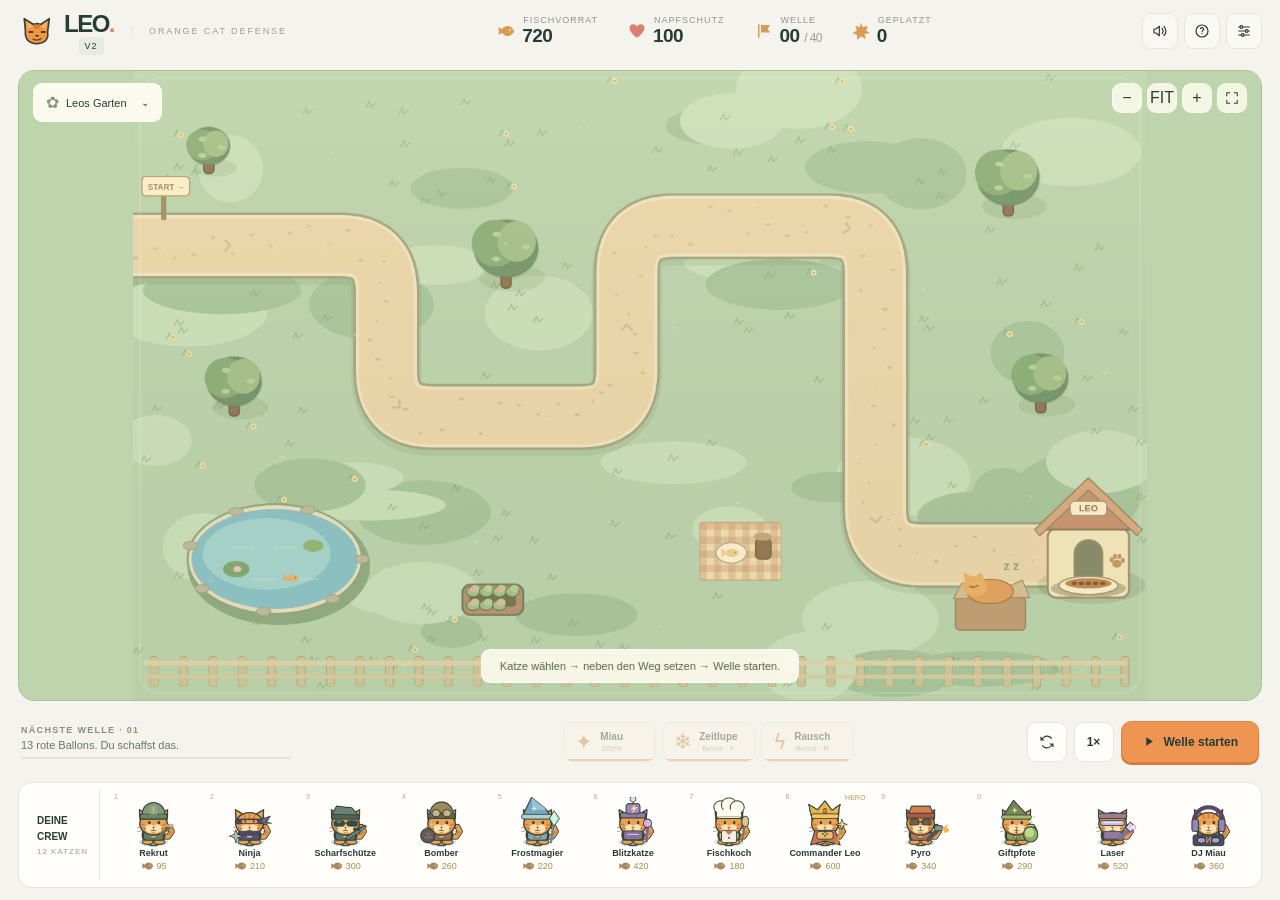
<file: games/orange-cat-defense/index.html>
<!doctype html>
<html lang="de">
<head>
<meta charset="utf-8"><meta name="viewport" content="width=device-width,initial-scale=1,viewport-fit=cover">
<meta name="theme-color" content="#f4f0e8"><meta name="description" content="Leos Garten braucht dich. Ein eigenständiges, offline spielbares Tower-Defense-Spiel mit zwölf orangefarbenen Katzensoldaten, sechs Karten und 40 Wellen.">
<title>LEO — Orange Cat Defense V2</title>
<style>
:root{color-scheme:light;--paper:#f5f3ee;--white:#fffefa;--ink:#283c36;--muted:#849187;--line:#e4e6de;--orange:#ef9552;--deep:#cf7037;--mint:#e7eee2;--shadow:0 12px 36px #2b42250a}*{box-sizing:border-box}html,body{margin:0;width:100%;height:100%;overscroll-behavior:none}body{background:var(--paper);color:var(--ink);font:13px -apple-system,BlinkMacSystemFont,'Segoe UI',sans-serif}button,input,select{font:inherit}button{color:inherit;cursor:pointer;border:0;background:none;touch-action:manipulation;-webkit-tap-highlight-color:transparent}button:focus-visible,select:focus-visible,input:focus-visible{outline:2px solid var(--deep);outline-offset:3px}button:disabled{opacity:.4;cursor:not-allowed}button:not(:disabled):active{transform:translateY(1px)}[hidden]{display:none!important}svg{vertical-align:middle}button{transition:background .15s,box-shadow .15s}button:hover:not(:disabled){filter:brightness(.98)}.shell{height:100dvh;max-width:1920px;margin:auto;padding:0 18px max(12px,env(safe-area-inset-bottom));display:grid;grid-template-rows:62px minmax(0,1fr) 65px 106px;gap:8px;overflow:hidden}.topbar{display:flex;align-items:center;justify-content:space-between;gap:20px}.brand{display:flex;align-items:center;gap:9px;padding:0;user-select:none;touch-action:manipulation}.brandmark{width:37px;height:37px;display:grid;place-items:center}.brandmark svg{width:35px;height:35px}.brandname{font-size:24px;font-weight:850;letter-spacing:-1.5px}.brandsub{font-size:9px;letter-spacing:1.9px;color:#93a092;margin-left:9px;border-left:1px solid var(--line);padding-left:16px}.version{font-size:9px;letter-spacing:1px;padding:4px 6px;background:#e8ebdf;border-radius:4px;margin-left:4px;vertical-align:middle}.hud{display:flex;align-items:center;gap:30px;flex:1;justify-content:center}.stat{display:flex;align-items:center;gap:7px;white-space:nowrap}.stat svg{width:18px;height:18px;fill:currentColor}.stat-icon{color:#d79d56}.stat-icon.heart{color:#d98071}.stat-value{font-size:19px;font-weight:700;font-variant-numeric:tabular-nums;letter-spacing:-.6px}.stat-value small{font-size:12px;font-weight:500;color:#96a08f;margin-left:2px}.stat-label{font-size:9px;letter-spacing:1px;color:#8d978b;text-transform:uppercase;margin-left:1px}.topnav{display:flex;gap:6px;align-items:center}.iconbtn{width:36px;height:36px;display:inline-flex;align-items:center;justify-content:center;border-radius:9px;border:1px solid var(--line);background:#fffef985;font-size:18px}.iconbtn svg{width:16px;height:16px;fill:none;stroke:currentColor;stroke-width:1.8;stroke-linecap:round;stroke-linejoin:round}.board{position:relative;isolation:isolate;min-height:0;overflow:hidden;background:#bed4ac;border:1px solid #acbf96;border-radius:16px;box-shadow:0 1px 0 #fff inset}.board canvas{display:block;width:100%;height:100%;touch-action:none;outline:none}.map-top{position:absolute;top:12px;left:14px;right:14px;display:flex;justify-content:space-between;align-items:start;pointer-events:none}.map-top>*{pointer-events:auto}.mappill{background:#fffef3eb;border:1px solid #ffffffa0;display:flex;gap:7px;align-items:center;padding:9px 12px;border-radius:9px;font-size:11px;backdrop-filter:blur(10px)}.mappill #mapEmoji{color:#879978;font-size:16px}.mappill #mapMode{font-size:8px;color:#8b987e;letter-spacing:.5px;display:none}.viewtools{display:flex;gap:5px}.viewtools .iconbtn{background:#fffef0cd;border-color:#ffffff44;width:30px;height:30px;font-size:16px}.viewtools svg{height:14px;width:14px}.boardstate{position:absolute;inset:0;display:grid;place-items:center;background:#203b3433;backdrop-filter:blur(4px);z-index:14}.pausedcard{background:var(--white);border:1px solid var(--line);border-radius:18px;text-align:center;padding:28px 36px;box-shadow:0 18px 60px #173c3429}.pausedcard h2{margin:0 0 8px;font-size:28px;letter-spacing:-1px}.pausedcard p{font-size:12px;color:var(--muted);margin:0 0 20px}.coach{position:absolute;bottom:17px;left:50%;transform:translateX(-50%);color:#536846;background:#fffdf3d9;border:1px solid #fff8;pointer-events:none;font-size:11px;padding:10px 18px;border-radius:9px;white-space:nowrap;backdrop-filter:blur(6px)}.coach img,.coach-close{display:none}.placementbar{position:absolute;bottom:14px;left:50%;transform:translateX(-50%);background:var(--ink);color:#fffef3;box-shadow:0 5px 18px #223e3940;padding:8px 8px 8px 15px;border-radius:10px;display:flex;align-items:center;gap:10px;font-size:11px;z-index:5;max-width:95%;white-space:nowrap}.placementbar .tiny{background:var(--orange);color:var(--ink);border-radius:6px;padding:8px 11px;font-weight:700}.placementbar .cancel{color:#c6d4c4;font-size:18px;padding:1px 6px}.controlbar{display:flex;align-items:center;justify-content:space-between;gap:16px;padding:0 3px}.nextwave{min-width:0;flex:1;max-width:370px}.label{font-size:9px;text-transform:uppercase;letter-spacing:1.3px;font-weight:650;color:#85907e}.nextwave strong{display:block;margin-top:4px;font-size:11px;font-weight:500;white-space:nowrap;overflow:hidden;text-overflow:ellipsis;color:#667960}.progressline{height:2px;max-width:270px;background:#e0e7d8;margin-top:6px;border-radius:2px;overflow:hidden}.progressline span{display:block;height:100%;background:var(--orange);transition:width .2s}.wavecontrols{display:flex;gap:7px;align-items:center}.primary{display:inline-flex;align-items:center;justify-content:center;gap:9px;background:var(--orange);color:#263d34;border:1px solid #dd8444;border-radius:10px;min-height:42px;padding:0 20px;font-size:12px;font-weight:700;white-space:nowrap;box-shadow:0 2px 0 #d37a37}.primary svg{height:13px;width:13px;fill:currentColor}.secondary{border:1px solid #dce1d4;background:#f1f3e9;border-radius:8px;padding:10px 12px;font-size:11px;font-weight:650}.speed,.auto{height:40px;min-width:40px;border:1px solid var(--line);border-radius:9px;font-size:12px;font-weight:650;background:var(--white)}.auto svg{width:16px;fill:none;stroke:currentColor;stroke-width:1.7}.auto.active{background:#e0ebd5;color:#4e703c;border-color:#bccfaf}.abilitydock{display:flex;gap:6px;align-items:center}.skill{position:relative;display:flex;gap:7px;align-items:center;padding:0 11px;min-height:40px;border:1px solid #e6dec7;border-radius:9px;background:#faf4e5;font-size:10px;min-width:93px;overflow:hidden}.skill .ability-icon{color:#c2823d;font-size:21px}.skill strong{display:block;font-size:10px;font-weight:650}.skill small{font-size:8px;color:#a69975;display:block;margin-top:2px}.skill .chargebar{height:2px;position:absolute;bottom:0;left:0;right:0;background:#eee3cc}.chargebar span{display:block;height:100%;background:#e4a155}.crew{display:flex;position:relative;min-width:0;background:var(--white);border:1px solid var(--line);border-radius:14px;padding:7px;align-items:stretch;gap:8px}.crew-label{display:flex;flex-direction:column;justify-content:center;gap:5px;padding:0 11px;border-right:1px solid var(--line);min-width:67px;font-size:10px;font-weight:650}.crew-label small{font-size:8px;color:#99a28f;font-weight:500;letter-spacing:1px}.crew-label svg{width:23px;height:23px;fill:#a1b090}.catgrid{display:flex;gap:5px;flex:1;min-width:0;overflow-x:auto;overflow-y:hidden;scrollbar-width:thin;scrollbar-color:#d7decf transparent;align-items:stretch;padding:0 0 3px}.catcard{position:relative;flex:1 0 76px;min-width:76px;max-width:150px;display:flex;flex-direction:column;justify-content:end;align-items:center;border:1px solid transparent;background:transparent;padding:4px 4px 5px;border-radius:9px;transition:background .15s,border-color .15s}.catcard:hover:not(:disabled){background:#f1f4e9}.catcard.selected{background:#fff0dc;border-color:#e6b17d}.catcard:disabled{opacity:.47}.catcard .catthumb{width:57px;height:51px;object-fit:contain;display:block;margin:0 auto}.catname{font-size:9px;white-space:nowrap;font-weight:650}.catprice{font-size:9px;display:flex;gap:3px;align-items:center;color:#aa885a;margin-top:3px;font-variant-numeric:tabular-nums}.catprice svg{height:10px;width:13px;fill:currentColor}.hotkey{position:absolute;top:2px;left:5px;font-size:7px;color:#a1ac96}.unique{position:absolute;top:3px;right:4px;color:#bd9658;font-size:7px}.inspect{position:absolute;right:14px;top:57px;width:292px;max-height:calc(100% - 72px);overflow-y:auto;overscroll-behavior:contain;background:#fffefaee;backdrop-filter:blur(18px);border:1px solid #ffffffba;box-shadow:0 12px 40px #203d3224;border-radius:13px;padding:14px;z-index:10}.inspect-top{display:flex;align-items:center;gap:10px;margin:5px 0 8px}.inspect-top img{width:59px;height:59px}.inspect h3{font-size:19px;letter-spacing:-.6px;margin:0}.inspect .rank{font-size:8px;letter-spacing:1px;color:#b28b53;margin-top:4px}.inspect p{font-size:10px;line-height:1.55;color:#7f8c75;margin:5px 0 10px}.backshop{display:block;margin-left:auto;font-size:11px;color:#8c997f;padding:3px}.inspect-stats{display:grid;grid-template-columns:repeat(3,1fr);gap:5px}.mini-stat{text-align:center;background:#edf1e4;border-radius:7px;padding:7px 3px}.mini-stat b{display:block;font-size:14px}.mini-stat small{display:block;font-size:7px;color:#89997c;margin-top:3px}.targetselect{width:100%;padding:7px 9px;font-size:10px;border:1px solid #e0e5d6;background:#fbfcf3;color:#748669;border-radius:7px;margin:10px 0 4px}.upgrade{display:flex;align-items:center;gap:8px;padding:9px;background:#fcf4e3;border:1px solid #e8d9b8;border-radius:9px;width:100%;text-align:left;margin-top:6px}.upletter{width:25px;height:25px;border-radius:6px;background:#f3dfb9;color:#ac7a36;font-size:10px;display:grid;place-items:center;flex-shrink:0}.upgrade b{display:block;font-size:10px}.upgrade small{display:block;font-size:8px;line-height:1.4;color:#a89369;margin-top:4px}.upprice{margin-left:auto;font-size:10px;color:#ad8243;white-space:nowrap}.levels{display:flex;gap:3px;margin-top:5px}.levels i{width:12px;height:3px;background:#e4d9c3;border-radius:2px}.levels i.filled{background:#e49a53}.sell{width:100%;display:flex;justify-content:space-between;padding:9px;margin-top:10px;font-size:10px;border:1px dashed #d8d9c8;border-radius:7px;color:#96866f}.inspect-tools{display:flex;gap:5px}.inspect-tools button{flex:1}.boss-banner{position:absolute;top:57px;left:50%;transform:translateX(-50%);font-size:9px;letter-spacing:1px;background:#66526de8;color:#fff3e2;padding:8px 15px;border-radius:8px;max-width:70%;pointer-events:none}.boss-hp{height:3px;margin-top:6px;border-radius:2px;background:#fff2;overflow:hidden}.boss-hp span{display:block;height:100%;background:#dfb3f2}.practice{font-size:8px;text-transform:uppercase;letter-spacing:1px;background:#ead7aa;border-radius:4px;padding:4px 6px;color:#856526}.waveflash{position:absolute;pointer-events:none;inset:0;display:grid;place-content:center;opacity:0;z-index:8}.waveflash.show{animation:waveflash 1.9s ease both}.waveflash div{font-size:12px;letter-spacing:5px;text-align:center;color:#fffdec;text-shadow:0 2px 15px #4b624155}.waveflash b{display:block;font-size:64px;letter-spacing:-3px;text-align:center;color:#fffdec;text-shadow:0 2px 15px #4b624144;font-weight:850}.waveflash small{font-size:10px;letter-spacing:1px;text-align:center;color:#fffdec;text-shadow:0 1px 9px #4b624177}.toastbox{position:fixed;bottom:193px;left:50%;transform:translateX(-50%);display:flex;flex-direction:column;gap:6px;z-index:1000;pointer-events:none;width:max-content;max-width:calc(100% - 28px)}.toast{animation:toastin .2s ease-out;padding:10px 16px;border:1px solid #617564;background:#293f35ef;color:#f4f6e9;border-radius:9px;box-shadow:0 4px 16px #253d331f;font-size:11px;text-align:center}.toast.error{background:#795344;border-color:#906454}@keyframes toastin{from{opacity:0;transform:translateY(9px)}to{opacity:1;transform:none}}@keyframes waveflash{0%,100%{opacity:0;transform:scale(.97)}20%,60%{opacity:1;transform:scale(1)}}dialog{padding:0;background:var(--white);color:var(--ink);border:1px solid #dfe3d1;border-radius:18px;box-shadow:0 25px 100px #17322940;width:min(680px,calc(100% - 28px));max-height:90dvh;overflow:auto}dialog::backdrop{background:#203d3a75;backdrop-filter:blur(7px)}.modalhead{display:flex;justify-content:space-between;align-items:center;padding:22px 24px 0}.modalhead h2{font-size:24px;letter-spacing:-.8px;margin:0}.closemodal{background:#edf0e3;border-radius:8px;width:32px;height:32px;font-size:18px}.modalbody{padding:13px 24px 23px}.modalbody p{font-size:12px;color:#839178;line-height:1.65}.mapgrid{display:grid;grid-template-columns:repeat(3,1fr);gap:8px;margin:17px 0}.mapoption{padding:5px;border:2px solid #e5e8dc;border-radius:10px;text-align:left;background:#f6f6ec}.mapoption.chosen{border-color:var(--orange);background:#fff0d9}.mapoption canvas{width:100%;border-radius:6px;display:block;aspect-ratio:1000/620}.mapoption strong{font-size:11px;display:block;margin:8px 4px 4px}.mapoption small{font-size:9px;color:#8b957b;display:block;margin:0 4px 5px}.difficulty{display:flex;gap:8px;margin:10px 0 20px}.difficulty button{flex:1;border:1px solid #dfe4d2;background:#f5f5e9;border-radius:9px;padding:11px;font-size:11px;font-weight:650}.difficulty button.chosen{background:#dbe8ce;border-color:#a9c098}.difficulty small{display:block;font-weight:400;font-size:8px;margin-top:5px;color:#8e9c80}.modalactions{display:flex;gap:8px;flex-wrap:wrap;margin-top:15px}.settings-row{display:flex;justify-content:space-between;align-items:center;gap:12px;border-bottom:1px solid #e8ebdc;padding:14px 0;font-size:12px}.settings-row small{display:block;font-size:10px;color:#90a080;margin-top:5px}.settings-row input[type=checkbox]{width:18px;height:18px;accent-color:#df853f}.bestiary{display:grid;grid-template-columns:1fr 1fr;gap:8px;margin:15px 0}.bestiary div{background:#f2f4e8;border-radius:9px;padding:11px;font-size:10px;line-height:1.5}.bestiary b{display:block;margin-bottom:3px}.helprow{font-size:12px;line-height:1.7;color:#7e8e73;margin:14px 0}.helprow strong{color:var(--ink)}.resultbody{text-align:center;padding:24px 30px 30px}.resultbody img{height:120px;width:120px}.resultbody h2{font-size:34px;letter-spacing:-1.4px;margin:3px 0 12px}.resultbody p{font-size:13px;line-height:1.6;color:#8b977d}.resultstats{display:flex;justify-content:center;gap:30px;margin:25px 0}.resultstats b{display:block;font-size:25px}.resultstats small{font-size:9px;color:#8b9b7d;display:block;margin-top:5px}.resultbody .modalactions{justify-content:center}.lockedhint{background:#f3eee1;border-radius:8px;padding:9px;font-size:10px;color:#a89573;line-height:1.5}.eyebrow{font-size:10px;letter-spacing:2px;font-weight:650;color:#9f9d72}.labgrid{display:grid;grid-template-columns:1fr 1fr;gap:8px}.labgrid button{text-align:left;padding:13px}.labgrid small{display:block;margin-top:5px;font-size:9px;color:#8c967d}.labfoot{font-size:10px!important;color:#9c8a70!important}.underboard,.sidebar-head,.sidefoot,.intro,.footer{display:none}.mapgrid canvas{pointer-events:none}#shopPanel{display:contents}#motionLevel{accent-color:#df853f;width:135px}#labDialog{width:min(440px,calc(100% - 28px))}
@media(max-width:1100px){.brandsub{display:none}.hud{gap:20px}.stat-label{display:none}.crew-label{display:none}.catcard{min-width:77px}.abilitydock .skill{min-width:80px;padding:0 9px}.shell{padding-left:12px;padding-right:12px}.inspect{width:270px}}
@media(max-width:720px){.shell{padding:0 8px max(8px,env(safe-area-inset-bottom));grid-template-rows:53px minmax(0,1fr) 97px 92px;gap:6px}.topbar{gap:6px}.brandsub,.version{display:none}.brandmark{width:29px;height:29px}.brandmark svg{width:29px;height:29px}.brandname{font-size:21px}.brand{gap:4px}.hud{gap:14px;justify-content:center}.stat-value{font-size:16px}.stat{gap:4px}.stat svg{width:14px;height:14px}.stat:last-child{display:none}.stat-value small{font-size:10px}.topnav{gap:4px}.topnav .iconbtn{width:31px;height:31px}#helpBtn{display:none}.board{border-radius:12px}.map-top{top:10px;left:10px;right:10px}.mappill{font-size:9px;padding:8px 10px}.mappill #mapEmoji{font-size:13px}.viewtools{gap:3px}.viewtools .iconbtn{width:27px;height:27px}.viewtools #zoomReset{display:none}.controlbar{display:grid;grid-template-columns:minmax(0,1fr) auto;grid-template-rows:40px 43px;gap:7px;padding:1px 2px}.abilitydock{grid-column:1;grid-row:2}.abilitydock .skill{min-width:0;padding:0 7px;min-height:36px;gap:4px}.skill strong{font-size:9px}.skill small{font-size:7px}.skill .ability-icon{font-size:17px}.wavecontrols{grid-column:2;grid-row:1/3;gap:4px}.speed,.auto{min-width:32px;width:32px;height:38px}.wavecontrols .primary{font-size:10px;min-height:39px;padding:0 11px;gap:6px}.wavecontrols .primary svg{width:10px}.wavecontrols{flex-wrap:wrap;max-width:165px;justify-content:end}.wavecontrols .primary{width:100%;order:-1}.nextwave strong{font-size:9px;max-width:230px}.label{font-size:8px;letter-spacing:.8px}.crew{padding:4px;border-radius:11px}.catgrid{gap:2px;padding-bottom:2px}.catcard{min-width:68px;flex-basis:68px;padding:1px 2px 5px;border-radius:7px}.catcard .catthumb{width:48px;height:45px}.catname{font-size:8px}.catprice{font-size:8px;margin-top:3px}.hotkey{display:none}.unique{font-size:6px}.coach{font-size:9px;padding:9px 10px;bottom:12px;white-space:normal;max-width:95%;text-align:center;width:max-content}.inspect{right:8px;top:49px;max-height:calc(100% - 57px);width:238px;padding:10px}.inspect-top{margin:0 0 5px}.inspect-top img{height:40px;width:40px}.inspect h3{font-size:16px}.inspect p{display:none}.upgrade{padding:7px}.upgrade small{display:none}.mini-stat{padding:5px 2px}.mini-stat b{font-size:12px}.upgrade b{font-size:9px}.sell{padding:7px;margin-top:7px}.targetselect{margin-top:7px}.boss-banner{font-size:8px;top:51px;padding:6px 10px}.toastbox{bottom:207px}.toast{font-size:10px;padding:9px 12px}.waveflash b{font-size:44px}.waveflash div{font-size:10px}.waveflash small{font-size:9px}.mapgrid{grid-template-columns:repeat(2,1fr)}.modalhead{padding:18px 17px 0}.modalbody{padding:12px 17px 18px}.modalhead h2{font-size:22px}.difficulty button{font-size:10px;padding:9px 5px}.mapoption small{font-size:8px}.placementbar{font-size:9px;padding:7px 6px 7px 10px;gap:6px}.bestiary{grid-template-columns:1fr}.practice{position:absolute;left:11px;top:58px;font-size:7px;z-index:11}}
@media(max-height:550px) and (min-width:650px){.shell{grid-template-rows:42px minmax(0,1fr) 43px 77px;gap:4px;padding-bottom:6px}.brandsub{display:none}.topbar{gap:10px}.brandmark{width:28px;height:28px}.brandmark svg{width:28px;height:28px}.hud{gap:25px}.crew{padding:2px 5px}.catcard .catthumb{width:39px;height:35px}.catname{font-size:8px}.catprice{font-size:8px}.catcard{min-width:67px;padding:0 2px 4px}.nextwave{max-width:220px}.abilitydock .skill{min-height:33px}.speed,.auto{height:34px;min-width:34px}.primary{min-height:35px}.map-top{top:7px}.mappill{padding:6px 9px}.inspect{top:41px;max-height:calc(100% - 49px)}.toastbox{bottom:136px}.coach{font-size:9px;bottom:9px}.crew-label{display:none}}
@media(prefers-reduced-motion:reduce){*,*:before,*:after{animation:none!important;transition:none!important}}

/* Keep every grid track inside narrow phones; intrinsic button widths may not expand the app. */
.shell{grid-template-columns:minmax(0,1fr)}.topbar,.hud,.controlbar,.crew,.abilitydock{min-width:0}
@media(max-width:360px){.topbar{gap:4px}.hud{gap:8px}.stat-value{font-size:14px}.stat{gap:3px}.stat svg{width:12px;height:12px}.stat-value small{font-size:9px}.topnav .iconbtn{width:28px;height:28px}.brandname{font-size:19px}.brandmark{width:25px;height:25px}.brandmark svg{width:25px;height:25px}.version{font-size:7px}.skill strong{font-size:8px}.abilitydock .skill{padding:0 4px;gap:3px}.skill .ability-icon{font-size:14px}.wavecontrols{max-width:134px}}

</style>
</head>
<body>
<div class="shell">
<header class="topbar">
<button class="brand" id="brandButton" aria-label="LEO"><div class="brandmark" aria-hidden="true"><svg viewBox="0 0 60 60"><path d="M11 29 9 8 25 18 Q31 15 37 18 L52 8 49 31 Q52 49 31 51 Q9 50 11 29" fill="#f29642" stroke="#304239" stroke-width="2.8" stroke-linejoin="round"/><path d="m14 14 10 7-9 5m32-12-10 7 9 5" fill="#efb481"/><path d="M18 31h5m16 0h5" stroke="#304239" stroke-width="3.5" stroke-linecap="round"/><path d="m27 36 4 4 4-4" fill="#304239"/><path d="M24 43q7 4 14-1" fill="none" stroke="#304239" stroke-width="2" stroke-linecap="round"/><path d="m27 18 2 6m6-6-2 6" stroke="#cb6d31" stroke-width="3" stroke-linecap="round"/></svg></div><div><div class="brandname">LEO<span style="color:#e08647">.</span></div><span class="version">V2</span></div><div class="brandsub">ORANGE CAT DEFENSE</div></button>
<div class="hud" aria-label="Spielstatus"><div class="stat"><span class="stat-icon" id="fishIcon"></span><div><div class="stat-label">Fischvorrat</div><div class="stat-value" id="coins">720</div></div></div><div class="stat"><span class="stat-icon heart"><svg viewBox="0 0 24 24"><path d="M12 21S2 14.3 2 7.9C2 2.4 9 1.3 12 6c3-4.7 10-3.6 10 1.9C22 14.3 12 21 12 21Z"/></svg></span><div><div class="stat-label">Napfschutz</div><div class="stat-value" id="lives">100</div></div></div><div class="stat"><span class="stat-icon"><svg viewBox="0 0 24 24"><path d="M4 3h2v18H4zm4 1h12l-3 5 3 5H8z"/></svg></span><div><div class="stat-label">Welle</div><div class="stat-value"><span id="wave">00</span><small id="waveTotal"> / 25</small></div></div></div><div class="stat"><span class="stat-icon"><svg viewBox="0 0 24 24"><path d="m12 1 2.5 6 6.5-2-2 6.5 5 3-7 1.5 1 7-6-4-5 5-.5-7-6-2 6-4-2-6 6 2z"/></svg></span><div><div class="stat-label">Geplatzt</div><div class="stat-value" id="kills">0</div></div></div></div>
<span class="practice" id="practiceBadge" hidden>Übungsrunde</span><nav class="topnav" aria-label="Spielmenü"><button id="soundBtn" class="iconbtn" title="Sound umschalten" aria-label="Sound umschalten"></button><button id="helpBtn" class="iconbtn" aria-label="Spielanleitung"><svg viewBox="0 0 24 24"><circle cx="12" cy="12" r="9"/><path d="M9.6 8.5a2.5 2.5 0 0 1 4.8 1c0 1.8-2.4 2-2.4 3.5m0 3h.01"/></svg></button><button id="menuBtn" class="iconbtn" aria-label="Einstellungen und Spielstand"><svg viewBox="0 0 24 24"><path d="M4 6h16M4 12h16M4 18h16"/><circle cx="8" cy="6" r="2" fill="#fffdf8"/><circle cx="16" cy="12" r="2" fill="#fffdf8"/><circle cx="10" cy="18" r="2" fill="#fffdf8"/></svg></button></nav>
</header>


<div class="board" id="board"><canvas id="game" width="1000" height="620" tabindex="0" aria-label="Tower-Defense-Spielfeld. Katze auswählen und neben dem Weg platzieren. Plus und Minus zoomen; Pfeiltasten verschieben die Ansicht."></canvas>
<div id="inspectPanel" class="inspect" hidden></div><div class="waveflash" id="waveFlash" aria-hidden="true"></div><div class="map-top"><button class="mappill" id="chooseMap"><span id="mapEmoji">✿</span><div><span id="mapName">Leos Garten</span><small id="mapMode">KLASSISCH · KARTE 01</small></div><span style="font-size:10px;margin-left:7px">⌄</span></button><div class="viewtools"><button id="zoomOut" class="iconbtn" title="Verkleinern" aria-label="Verkleinern">−</button><button id="zoomReset" class="iconbtn" title="Gesamte Karte" aria-label="Ansicht zurücksetzen"><span class="zoomlabel">FIT</span><svg viewBox="0 0 24 24"><path d="M4 9V4h5m6 0h5v5m0 6v5h-5M9 20H4v-5"/></svg></button><button id="zoomIn" class="iconbtn" title="Vergrößern" aria-label="Vergrößern">+</button><button id="fullBtn" class="iconbtn" title="Vollbild" aria-label="Vollbild"><svg viewBox="0 0 24 24"><path d="M8 3H3v5m13-5h5v5M3 16v5h5m13-5v5h-5"/></svg></button></div></div>
<div class="boss-banner" id="bossBanner" hidden>DER SAUGER IST DA!<div class="boss-hp"><span id="bossHP"></span></div></div>
<div class="coach" id="coach"><img id="coachCat" alt=""><span>Katze wählen → neben den Weg setzen → Welle starten.</span><button id="coachClose" hidden></button></div>
<div class="placementbar" id="placementBar" hidden><span id="placementText">Platz auf der Wiese auswählen</span><button class="tiny" id="confirmPlacement" hidden>Hier platzieren</button><button class="cancel" id="cancelPlacement" aria-label="Platzierung abbrechen">×</button></div>
<div class="boardstate" id="pausedOverlay" hidden><div class="pausedcard"><div style="font-size:30px;margin-bottom:12px">☾</div><h2>Katzenpause.</h2><p>Der Futternapf kann kurz warten.</p><button class="primary" id="resumeBtn">Weiter verteidigen ▸</button></div></div>
</div>
<div class="controlbar"><div class="nextwave"><div class="label" id="nextLabel">Nächste Welle · 01</div><strong id="nextDescription">Ein paar freche Ballons.</strong><div class="progressline"><span id="waveProgress"></span></div></div><div class="abilitydock"><button class="skill special" id="abilityBtn" title="Super-Miau (M)"><span class="ability-icon">✦</span><span><strong>Miau</strong><small id="chargeText">100%</small></span><span class="chargebar"><span id="chargeFill"></span></span><span id="abilityHint" hidden></span></button><button class="skill" id="freezeBtn" title="Zeitlupe (F)"><span class="ability-icon">❄</span><span><strong>Zeitlupe</strong><small id="freezeText">Bereit · F</small></span><span class="chargebar"><span id="freezeFill"></span></span></button><button class="skill" id="furyBtn" title="Katzenrausch (R)"><span class="ability-icon">ϟ</span><span><strong>Rausch</strong><small id="furyText">Bereit · R</small></span><span class="chargebar"><span id="furyFill"></span></span></button></div><div class="wavecontrols"><button class="auto" id="autoBtn" title="Wellen automatisch starten" aria-label="Wellen automatisch starten" aria-pressed="false"><svg viewBox="0 0 24 24"><path d="M19 7a8 8 0 0 0-13-1L3 9m0-5v5h5m-3 8a8 8 0 0 0 13 1l3-3m0 5v-5h-5"/></svg></button><button class="speed" id="speedBtn" title="Spielgeschwindigkeit" aria-label="Spielgeschwindigkeit">1×</button><button class="primary" id="startBtn"><svg viewBox="0 0 24 24"><path d="m8 4 12 8-12 8z"/></svg><span id="startLabel">Welle starten</span></button></div></div>

<aside class="crew" aria-label="Katzensoldaten und Upgrades"><div class="sidebar-head"><h2 id="sideTitle">Deine Katzencrew</h2><span id="crewCount">8 SPEZIALISTEN</span></div><div class="crew-label"><span>DEINE</span><span>CREW</span><small>12 KATZEN</small></div><div id="shopPanel"><div class="catgrid" id="catgrid"></div></div>
<div class="sidefoot"><span>ORANGE IST EINE STRATEGIE.</span><span id="recordText">BESTE WELLE: 0</span></div>
</aside>
<footer class="footer"><b>LEO. NO THOUGHTS. JUST DEFENSE.</b><span>Für Felix · Keine Werbung. Keine Käufe. Nur Katzen.</span></footer>
</div>
<div class="underboard"><div class="keyboardhint"><span><kbd>1–0</kbd> Katze</span><span><kbd>Leertaste</kbd> Start / Pause</span><span><kbd>M</kbd> Super-Miau</span><span><kbd>Esc</kbd> Abbrechen</span></div><div class="touchhint">Tippen zum Bauen · Aufziehen zum Zoomen</div><span class="save-indicator" id="saveIndicator">● Lokal gespeichert</span></div>
<section class="intro"><div><div class="eyebrow">Kleine Pfoten. Große Mission.</div><h1>Dieser Garten gehört <span>Leo.</span></h1><p>Die Ballons kommen. Die Katzen bleiben. Verteidige den Futternapf!</p></div><span class="missiontag" id="missionTag">MISSION 01 / DER GARTEN MUSS BLEIBEN</span></section><div class="toastbox" id="toasts" aria-live="polite"></div>
<dialog id="setupDialog"><div class="modalhead"><h2>Wohin, Katzencrew?</h2><button class="closemodal" data-close aria-label="Schließen">×</button></div><div class="modalbody"><p>Sechs Reviere. Zwölf orange Spezialisten. Ein sehr wichtiger Futternapf.</p><div class="mapgrid" id="mapgrid"></div><div class="label">Schwierigkeit</div><div class="difficulty" id="difficulty"><button data-mode="cozy">Gemütlich<small>140 Schutz · 850 Fische</small></button><button data-mode="normal" class="chosen">Klassisch<small>100 Schutz · 720 Fische</small></button><button data-mode="chaos">Katzenchaos<small>75 Schutz · 650 Fische</small></button></div><div class="lockedhint">Ein neues Spiel ersetzt deinen aktuellen lokalen Spielstand. Über das Menü kannst du ihn vorher als Datei sichern.</div><div class="modalactions"><button class="primary" id="newGameBtn">Revier verteidigen ▸</button><button class="secondary" data-close>Zurück zum Spiel</button></div></div></dialog>
<dialog id="helpDialog"><div class="modalhead"><h2>Ein Plan. Zwölf Katzen.</h2><button class="closemodal" data-close aria-label="Schließen">×</button></div><div class="modalbody"><div class="helprow"><strong>1. Crew aufstellen.</strong> Eine Katze kaufen und auf einen freien Platz neben dem Weg setzen. Der Kreis zeigt ihre Reichweite. Weg, Wasser, große Dekoration und andere Katzen sind tabu. Am Handy den Platz antippen und bestätigen.</div><div class="helprow"><strong>2. Welle abwehren.</strong> Die Katzen schießen selbst. Geplatzte Ballons bringen Fisch. Erreicht ein Ballon den Napf, verliert er Schutz. Bei 0 Schutz ist das Spiel vorbei.</div><div class="helprow"><strong>3. Clever aufrüsten.</strong> Eine gesetzte Katze antippen: zwei Upgrade-Pfade mit je drei Stufen, Zielpriorität und Verkauf. Der Fischkoch verdient nach jeder Welle Fisch und beschleunigt nahe Katzen. Koch-Boni stapeln sich nicht; der stärkste wirkt.</div><div class="helprow"><strong>4. Leo retten.</strong> Überstehe 40 Wellen und acht Bosswellen. Danach kannst du endlos weiterspielen. Das Super-Miau trifft alle Ballons und verlangsamt sie. Es lädt sich durch Trefferfolge und abgeschlossene Wellen wieder auf.</div><div class="bestiary"><div><b>● Rot / Blau / Mint / Gelb</b>Mehr Farbe, mehr Widerstand. Gelbe Ballons sind besonders schnell.</div><div><b>◈ Panzerballons · ab Welle 6</b>Reduzieren normalen Schaden. Bomber, Sniper, Blitz und Leo durchbrechen ihre Rüstung.</div><div><b>◌ Tarnballons · ab Welle 9</b>Ninja, Frostmagier, Blitzkatze und Leo sehen sie. Auch der Sniper mit Spezial-Upgrade kann sie treffen.</div><div><b>♥ Regenerierende · ab Welle 12</b>Heilen sich, wenn sie länger nicht getroffen wurden. Konzentriere das Feuer.</div><div><b>☁ Der Sauger · jede 5. Welle</b>Ein dicker Boss mit Rüstung. Bei Zerstörung entkommen zusätzliche Panzerballons.</div><div><b>✦ Super-Miau · Taste M</b>Schaden und Zeitlupe auf der ganzen Karte. Auch gegen Tarnung und Panzerung. Funktioniert nur während einer laufenden Welle.</div></div><div class="helprow"><strong>Neue Spezialisten:</strong> Pyro trifft Gruppen mit Feuer, Giftpfote verursacht anhaltenden Schaden, Laser durchbohrt mehrere Ballons und DJ beschleunigt benachbarte Katzen. Beide Upgrade-Pfade bleiben kombinierbar. Die Zeitlupe bremst acht Sekunden lang alle Gegner, Katzenrausch beschleunigt alle Katzen. Nach dem Einsatz brauchen die beiden Fähigkeiten eine Abklingzeit.</div><div class="helprow"><strong>Am Computer:</strong> 1–9 und 0 für Katzen; die weiteren per Klick, Leertaste für Start/Pause, M fürs Super-Miau, F für Zeitlupe, R für Katzenrausch. A/B für Upgrades, Esc zum Abbrechen. Mausrad zoomt, Rechtsklick-Ziehen oder Pfeiltasten verschieben die Karte. Shift-Klick setzt mehrere Katzen desselben Typs.<br><strong>Am Handy:</strong> Tippen zum Auswählen, Tippen und Bestätigen zum Bauen. Mit zwei Fingern zoomen; ohne ausgewählte Baukatze mit einem Finger verschieben.</div><p>Eigenständiges Tower-Defense-Spiel mit eigens gezeichneten Figuren, Karten und generierten Soundeffekten. Keine externen Dienste, Konten oder übertragenen Daten. Spielstände liegen nur in diesem Browser; für einen Gerätewechsel exportieren und importieren.</p></div></dialog>
<dialog id="menuDialog"><div class="modalhead"><h2>Kurze Katzenpause.</h2><button class="closemodal" data-close aria-label="Schließen">×</button></div><div class="modalbody"><label class="settings-row"><span>Soundeffekte<small>Ballon-Pops, Katzenangriffe & ein großes Miau.</small></span><input type="checkbox" id="soundCheck" checked></label><label class="settings-row"><span>Effektstärke<small>Mehr Glühen, Partikel und Treffer-Effekte.</small></span><input id="motionLevel" type="range" min="0" max="2" step="1" value="2" aria-label="Effektstärke"></label><label class="settings-row"><span>Weniger Bewegung<small>Weniger Partikel, kein Wackeln der Ballons.</small></span><input type="checkbox" id="motionCheck"></label><label class="settings-row"><span>Wellen automatisch starten<small>Nach einer kurzen Baupause geht es weiter.</small></span><input type="checkbox" id="autoCheck"></label><div class="settings-row"><span>Dein Rekord<small id="recordsDetail">Noch alles möglich.</small></span><b id="recordNumber">0</b></div><p id="storageInfo">Dein laufendes Spiel wird automatisch in diesem Browser gespeichert. Ein Export ist dein Backup und lässt sich auf einem anderen Gerät importieren. Kein Cloud-Sync.</p><div class="modalactions"><button class="secondary" id="exportBtn">Spielstand exportieren ↓</button><button class="secondary" id="importBtn">Spielstand importieren ↑</button><input type="file" accept="application/json,.json" id="importFile" hidden></div><div class="modalactions"><button class="secondary" id="mobileHelp">Spielanleitung</button></div><div class="modalactions"><button class="primary" id="changeMapBtn">Neues Spiel / Karte</button><button class="secondary" data-close>Zurück</button></div></div></dialog>
<dialog id="resultDialog"><div class="resultbody" id="resultBody"></div></dialog>
<script>

'use strict';
const $=id=>document.getElementById(id);
const W=1000,H=620,SAVE_KEY='leo-orange-defense-v2',PREF_KEY='leo-orange-defense-prefs-v2',RECORD_KEY='leo-orange-defense-records-v2';
const FISH='<svg viewBox="0 0 28 22" aria-hidden="true"><path d="m2 5 6 3c5-7 14-7 19 3-5 10-14 10-19 3l-6 3 1-6z"/><circle cx="20" cy="9.5" r="1.3" fill="#fff7df"/></svg>';
const SOUND_ON='<svg viewBox="0 0 24 24"><path d="m11 5-5 4H3v6h3l5 4zM15 8a6 6 0 0 1 0 8m3-11a10 10 0 0 1 0 14"/></svg>';
const SOUND_OFF='<svg viewBox="0 0 24 24"><path d="m11 5-5 4H3v6l5 4zM16 9l5 6m0-6-5 6"/></svg>';
const TYPES=[
{id:'recruit',name:'Rekrut',role:'Der kleine Alleskönner',cost:95,range:151,damage:3,rate:.55,color:'#648263',desc:'Klein, orange und erstaunlich entschlossen. Schießt schnelle Fischpfeile auf einzelne Ballons.',a:['Scharfe Krallen','Doppelte Portion','Pfoten-Elite'],b:['Große Augen','Schnelle Pfoten','Dauerfeuer'],as:'Mehr Schaden pro Fischpfeil.',bs:'Mehr Reichweite und höheres Tempo.'},
{id:'ninja',name:'Ninja',role:'Schnell & gegen Tarnung',cost:210,range:137,damage:2.7,rate:.26,color:'#55547a',detect:true,desc:'Wirft Shuriken in hoher Frequenz. Erkennt Tarnballons schon ohne Upgrade.',a:['Scharfe Sterne','Schattenklinge','Ninja-Meister'],b:['Leise Schritte','Doppelstern','Sternensturm'],as:'Stärkere Shuriken.',bs:'Höheres Tempo; ab Stufe 2 mehrere Ziele.'},
{id:'sniper',name:'Scharfschütze',role:'Viel Reichweite & Präzision',cost:300,range:365,damage:17,rate:1.5,color:'#597b75',armor:true,desc:'Trifft aus großer Entfernung und ignoriert Rüstung. Spezial-Stufe 1 erkennt Tarnballons.',a:['Präzisionslauf','Großes Kaliber','Ein Schuss. Miau.'],b:['Nachtsicht','Schnellverschluss','Adlerauge'],as:'Deutlich mehr Schaden.',bs:'Tarnsicht, mehr Reichweite und Tempo.'},
{id:'bomber',name:'Bomber',role:'Flächenschaden',cost:260,range:182,damage:13,rate:1.65,color:'#9b6d55',armor:true,splash:58,desc:'Wirft explosive Wollknäuel. Trifft Ballongruppen und knackt Panzerung, aber sieht keine Tarnung.',a:['Mehr Wumms','Dicke Wollkugel','Katzen-Kabumm'],b:['Großer Knall','Leichte Lunte','Woll-Orkan'],as:'Mehr Explosionsschaden.',bs:'Größerer Explosionsradius und Tempo.'},
{id:'frost',name:'Frostmagier',role:'Verlangsamen & Tarnsicht',cost:220,range:149,damage:2.5,rate:.85,color:'#79a9bd',detect:true,desc:'Eisige Pfoten bremsen Ballons aus. Erkennt Tarnung; Spezial-Upgrades bremsen noch stärker.',a:['Eiskristalle','Frostbiss','Polar-Pfote'],b:['Kalte Ohren','Frostzone','Zeit zum Frieren'],as:'Mehr Kälteschaden; ab Stufe 2 Eisfläche.',bs:'Stärkere, längere Verlangsamung.'},
{id:'tesla',name:'Blitzkatze',role:'Kettenblitz & Panzerknacker',cost:420,range:162,damage:8,rate:.86,color:'#a988bd',detect:true,armor:true,chain:3,desc:'Elektrisiert mehrere Ballons nacheinander. Erkennt Tarnung und durchdringt Rüstung.',a:['Hochspannung','Donnerpfoten','Gewitterkatze'],b:['Funkenflug','Langer Blitz','Kettenreaktion'],as:'Mehr Schaden mit jedem Blitz.',bs:'Mehr Kettenziele und Reichweite.'},
{id:'chef',name:'Fischkoch',role:'Fische & Unterstützung',cost:180,range:128,damage:0,rate:1,color:'#d6c8a4',income:36,desc:'Kocht statt zu schießen: bringt Fisch nach jeder Welle und beschleunigt nahe Katzen um 18 %. Nur der stärkste Koch-Bonus wirkt.',a:['Fischsuppe','Gourmet-Menü','Sternekoch'],b:['Große Küche','Doppelter Espresso','Chef de Miau'],as:'Mehr Fisch-Einkommen nach jeder Welle.',bs:'Größere Aura und stärkerer Tempo-Bonus.'},
{id:'leo',name:'Commander Leo',role:'Einmalig. Legendär. Orange.',cost:600,range:184,damage:11,rate:.43,color:'#d49a3e',detect:true,armor:true,unique:true,desc:'Der Chef persönlich. Erkennt Tarnung, knackt Panzerung und schlägt ab Angriffs-Stufe 2 flächig zu. Nur ein Leo pro Revier.',a:['Königskralle','Löwenherz','Die orange Legende'],b:['Fell im Wind','Neun Leben','Revierherrscher'],as:'Mehr Schaden; ab Stufe 2 Flächenschaden.',bs:'Mehr Reichweite, Tempo und Miau-Schaden.'}
];
TYPES.push(
{id:'pyro',name:'Pyro',role:'Feuerkegel gegen Gruppen',cost:340,range:120,damage:7,rate:.36,color:'#be7054',armor:true,desc:'Feuert einen heißen Kegel auf die vordersten Ballons. Trifft alle Gegner in Schussrichtung, ignoriert Panzerung. Tarnung bleibt verborgen.',a:['Heiße Pfoten','Feuerwalze','Inferno-Miau'],b:['Lange Flamme','Feuerfächer','Drachenatem'],as:'Mehr Feuerschaden.',bs:'Mehr Reichweite, Tempo und breiterer Feuerkegel.'},
{id:'alchemist',name:'Giftpfote',role:'Anhaltender Giftschaden',cost:290,range:168,damage:4,rate:.95,color:'#8e9c57',detect:true,armor:true,desc:'Wirft Giftfläschchen, die Gruppen treffen und danach sechs Sekunden lang weiterwirken. Auch gegen Tarnung und Rüstung.',a:['Bittere Mischung','Krallengift','Neun Tropfen'],b:['Großes Fläschchen','Lange Wirkung','Alchemie-Meister'],as:'Mehr Treffer- und Giftschaden.',bs:'Größere Giftwolke und längere Wirkung.'},
{id:'laser',name:'Laser',role:'Durchbohrender Lichtstrahl',cost:520,range:250,damage:21,rate:1.45,color:'#bc849e',armor:true,detect:true,desc:'Schießt einen durchgehenden Lichtstrahl bis zum Rand der Reichweite. Durchdringt mehrere Ballons hintereinander.',a:['Lichtkralle','Plasmabündel','Sonnenpfote'],b:['Breiter Strahl','Doppelprisma','Lichtgeschwindigkeit'],as:'Mehr Strahlschaden.',bs:'Breiterer Strahl, mehr Reichweite und Tempo.'},
{id:'dj',name:'DJ Miau',role:'Tempo-Aura für die Crew',cost:360,range:157,damage:0,rate:1,color:'#9e80ae',desc:'Macht keine direkten Treffer, aber 35 % mehr Tempo für benachbarte Katzen. Wirkt zusätzlich zum Fischkoch. DJ-Boni stapeln sich nicht.',a:['Bass-Pfote','Doppel-Drop','Orange Rave'],b:['Große Boxen','Stereo-Revier','Festival-Crew'],as:'Stärkere Tempo-Aura.',bs:'Größerer Aura-Radius.'}
);

const TYPE=Object.fromEntries(TYPES.map(x=>[x.id,x]));
const ENEMY={red:{name:'Rote',hp:3,speed:57,reward:6,loss:1,color:'#e87970'},blue:{name:'Blaue',hp:7,speed:70,reward:8,loss:1,color:'#79aeca'},mint:{name:'Mint',hp:13,speed:77,reward:11,loss:2,color:'#81b789'},yellow:{name:'Schnelle',hp:19,speed:103,reward:14,loss:2,color:'#efca65'},armor:{name:'Panzer',hp:43,speed:55,reward:22,loss:4,color:'#98a7af',armor:3},ghost:{name:'Tarnung',hp:28,speed:82,reward:18,loss:3,color:'#b5a8ca',stealth:true},regen:{name:'Regeneration',hp:55,speed:72,reward:25,loss:4,color:'#d89ac0',regen:true},boss:{name:'Der Sauger',hp:210,speed:26,reward:140,loss:30,color:'#8276a5',armor:4,boss:true}};
const MODES={cozy:{name:'Gemütlich',coins:850,lives:140,hp:.8,speed:.9},normal:{name:'Klassisch',coins:720,lives:100,hp:1,speed:1},chaos:{name:'Katzenchaos',coins:650,lives:75,hp:1.28,speed:1.12}};
const MAPS=[
{name:'Leos Garten',sub:'Sonnig. Gemütlich. Umkämpft.',emoji:'✿',ground:'#bed4ac',shade:'#abc69b',light:'#cce0b9',path:'#edd7a9',edge:'#a6a781',decor:'garden',points:[[-45,172],[250,172],[250,341],[487,341],[487,153],[732,153],[732,477],[942,477]],blocked:[{x:140,y:481,r:82,kind:'pond'},{x:100,y:313,r:30,kind:'tree'},{x:368,y:182,r:35,kind:'tree'},{x:863,y:112,r:34,kind:'tree'},{x:895,y:310,r:30,kind:'tree'},{x:355,y:520,r:30,kind:'planter'},{x:599,y:473,r:36,kind:'picnic'},{x:942,y:477,r:53,kind:'home'},{x:75,y:81,r:23,kind:'bush'}]},
{name:'Mitternachtsdach',sub:'Sterne an. Krallen raus.',emoji:'☾',ground:'#a8b3c3',shade:'#96a4b7',light:'#b8c0cc',path:'#e2d2b7',edge:'#7e8fa5',decor:'roof',points:[[-45,477],[201,477],[201,160],[469,160],[469,458],[729,458],[729,236],[943,236]],blocked:[{x:90,y:261,r:39,kind:'tank'},{x:345,y:340,r:45,kind:'roofgarden'},{x:623,y:238,r:29,kind:'chimney'},{x:600,y:102,r:26,kind:'chimney'},{x:872,y:460,r:53,kind:'roofgarden'},{x:940,y:236,r:53,kind:'home'},{x:113,y:101,r:30,kind:'chimney'}]},
{name:'Kürbis-Kommando',sub:'Goldene Blätter. Wilde Wellen.',emoji:'❋',ground:'#dac393',shade:'#cdb47f',light:'#e7d2a5',path:'#f0dfbe',edge:'#bba275',decor:'autumn',points:[[-45,316],[181,316],[181,139],[391,139],[391,490],[637,490],[637,217],[811,217],[811,459],[943,459]],blocked:[{x:83,y:148,r:33,kind:'tree'},{x:81,y:495,r:36,kind:'pumpkin'},{x:278,y:479,r:32,kind:'tree'},{x:501,y:248,r:39,kind:'tree'},{x:739,y:96,r:30,kind:'pumpkin'},{x:908,y:115,r:39,kind:'tree'},{x:519,y:571,r:25,kind:'pumpkin'},{x:940,y:459,r:53,kind:'home'}]}
];
MAPS.push(
{name:'Sakura-Park',sub:'Rosa Blüten. Orange Pfoten.',emoji:'✿',ground:'#dacbcd',shade:'#c8b4bf',light:'#e8dce0',path:'#f3dfc5',edge:'#b7a8a8',decor:'sakura',points:[[-45,200],[220,200],[220,451],[444,451],[444,159],[677,159],[677,423],[942,423]],blocked:[{x:98,y:407,r:63,kind:'pond'},{x:348,y:211,r:33,kind:'cherry'},{x:89,y:94,r:28,kind:'cherry'},{x:799,y:147,r:45,kind:'cherry'},{x:568,y:332,r:29,kind:'planter'},{x:835,y:538,r:22,kind:'cherry'},{x:942,y:423,r:53,kind:'home'}]},
{name:'Frostpfoten',sub:'Kalte Luft. Heißer Widerstand.',emoji:'❄',ground:'#cadae2',shade:'#b4cbd8',light:'#dfedf0',path:'#eee8d9',edge:'#9fbcc9',decor:'winter',points:[[-45,430],[172,430],[172,169],[401,169],[401,425],[630,425],[630,171],[825,171],[825,437],[943,437]],blocked:[{x:79,y:155,r:35,kind:'snowtree'},{x:293,y:379,r:40,kind:'ice'},{x:516,y:265,r:37,kind:'snowtree'},{x:730,y:516,r:25,kind:'ice'},{x:944,y:95,r:36,kind:'snowtree'},{x:943,y:437,r:53,kind:'home'}]},
{name:'Neonhafen',sub:'Nachtmodus. Volle Spannung.',emoji:'◈',ground:'#526174',shade:'#455469',light:'#61758b',path:'#aab0ba',edge:'#3a475c',decor:'neon',points:[[-45,163],[241,163],[241,441],[460,441],[460,200],[687,200],[687,453],[942,453]],blocked:[{x:113,y:402,r:38,kind:'neon'},{x:344,y:289,r:32,kind:'neon'},{x:576,y:93,r:24,kind:'neon'},{x:576,y:503,r:24,kind:'neon'},{x:854,y:225,r:49,kind:'neon'},{x:942,y:453,r:53,kind:'home'}]}
);
Object.assign(ENEMY,{ceramic:{name:'Keramik',hp:130,speed:58,reward:46,loss:8,color:'#bf956f',armor:6},comet:{name:'Komet',hp:48,speed:143,reward:25,loss:4,color:'#ddac78'},prism:{name:'Prisma',hp:165,speed:62,reward:52,loss:8,color:'#bab1df',stealth:true,regen:true,armor:2}});

let storageOK=true;
function readLocal(k,d){try{const t=localStorage.getItem(k);return t?JSON.parse(t):d;}catch{return d;}}
function writeLocal(k,v){try{localStorage.setItem(k,JSON.stringify(v));return true;}catch{storageOK=false;return false;}}
const prefsRaw=readLocal(PREF_KEY,{});
const preferences=prefsRaw&&typeof prefsRaw==='object'?prefsRaw:{};
let fxLevel=Number.isInteger(preferences.fx)?clamp(preferences.fx,0,2):2;
let soundEnabled=preferences.sound!==false,reduced=preferences.reduced??matchMedia('(prefers-reduced-motion: reduce)').matches;
let records=readLocal(RECORD_KEY,{});if(!records||typeof records!=='object'||Array.isArray(records))records={};
let g,selectedType=null,selectedTower=null,hover=null,touchCandidate=null,isTouch=false,setupMap=0,setupMode='normal';
let camera={x:500,y:310,z:1},cssW=1000,cssH=620,fit=1,last=0,uiClock=0,saveClock=0,modalWasPaused=false;
let particles=[],floating=[],traces=[],rings=[],toastTimer=0,visualTime=0;
const canvas=$('game'),ctx=canvas.getContext('2d',{alpha:false}),bg=document.createElement('canvas');bg.width=W*1.5;bg.height=H*1.5;
const bgctx=bg.getContext('2d'),sprites={};
function clamp(v,a,b){return Math.max(a,Math.min(b,v));}function dist(a,b){return Math.hypot(a.x-b.x,a.y-b.y);}
function seedRandom(seed){let x=seed>>>0;return()=>{x=(Math.imul(1664525,x)+1013904223)>>>0;return x/4294967296;};}
function rr(c,x,y,w,h,r,fill,stroke,line=2){r=Math.min(r,w/2,h/2);c.beginPath();c.moveTo(x+r,y);c.arcTo(x+w,y,x+w,y+h,r);c.arcTo(x+w,y+h,x,y+h,r);c.arcTo(x,y+h,x,y,r);c.arcTo(x,y,x+w,y,r);c.closePath();if(fill){c.fillStyle=fill;c.fill();}if(stroke){c.strokeStyle=stroke;c.lineWidth=line;c.stroke();}}
function ellipse(c,x,y,rx,ry,fill,stroke,line=2){c.beginPath();c.ellipse(x,y,rx,ry,0,0,Math.PI*2);if(fill){c.fillStyle=fill;c.fill();}if(stroke){c.strokeStyle=stroke;c.lineWidth=line;c.stroke();}}
function poly(c,pts,fill,stroke,line=2){c.beginPath();pts.forEach((p,i)=>i?c.lineTo(...p):c.moveTo(...p));c.closePath();if(fill){c.fillStyle=fill;c.fill();}if(stroke){c.strokeStyle=stroke;c.lineWidth=line;c.stroke();}}
function line(c,pts,color,width=2){c.beginPath();pts.forEach((p,i)=>i?c.lineTo(...p):c.moveTo(...p));c.strokeStyle=color;c.lineWidth=width;c.lineCap='round';c.lineJoin='round';c.stroke();}
function text(c,s,x,y,size=12,color='#35483a',align='center',weight='bold'){c.font=weight+' '+size+'px "Trebuchet MS",Arial,sans-serif';c.fillStyle=color;c.textAlign=align;c.fillText(s,x,y);}
function fish(c,x,y,s=1,col='#efd18b'){c.save();c.translate(x,y);c.scale(s,s);ellipse(c,1,0,10,6,col);poly(c,[[-6,0],[-15,-7],[-15,7]],col);ellipse(c,6,-1,1,1,'#3b4d3e');c.restore();}
function paw(c,x,y,s=1,col='#ffffff33'){c.save();c.translate(x,y);c.scale(s,s);ellipse(c,0,4,7,6,col);for(const [px,py,rx,ry] of [[-8,-2,3,4],[-3,-7,3,4],[4,-7,3,4],[9,-1,3,4]])ellipse(c,px,py,rx,ry,col);c.restore();}
function drawCat(c,x,y,size,type='recruit',level=0,angle=0,bounce=0){
const ink='#34463b',fur='#eda154',furDark='#d3813b',cream='#ffe1ad',t=TYPE[type]||TYPES[0];
c.save();c.translate(x,y);c.scale(size/64,size/64);c.lineJoin='round';c.lineCap='round';
ellipse(c,0,25,25,8,'#3e58342c');
// A happily curled striped tail, visible on every orange soldier.
line(c,[[16,16],[25,16],[31,7],[27,-1]],ink,10);line(c,[[16,16],[25,16],[31,7],[27,-1]],fur,7);line(c,[[27,12],[30,8]],furDark,3);
c.translate(0,bounce);ellipse(c,0,13,19,18,fur,ink,2.1);
ellipse(c,-10,25,9,4,fur,ink,1.7);ellipse(c,10,25,9,4,fur,ink,1.7);
rr(c,-17,6,34,16,6,t.color,ink,1.8);ellipse(c,0,7,12,8,cream);rr(c,-5,14,10,4,1,'#dfb979',ink,1);
// Orange ears and oversized head.
poly(c,[[-22,-7],[-24,-30],[-8,-21],[8,-21],[24,-30],[22,-5]],fur,ink,2.2);
poly(c,[[-20,-24],[-18,-10],[-10,-18]],'#e5ac8d');poly(c,[[20,-24],[18,-10],[10,-18]],'#e5ac8d');
ellipse(c,0,-6,23,19,fur,ink,2.2);
line(c,[[-9,-21],[-7,-15]],furDark,3);line(c,[[0,-23],[0,-16]],furDark,3);line(c,[[9,-21],[7,-15]],furDark,3);
line(c,[[-22,-6],[-16,-4]],furDark,2.8);line(c,[[22,-6],[16,-4]],furDark,2.8);
ellipse(c,-6,2,8,7,cream);ellipse(c,6,2,8,7,cream);
let dx=Math.cos(angle)*.9,dy=Math.sin(angle)*.8;
ellipse(c,-8+dx,-8+dy,2.1,3.2,ink);ellipse(c,8+dx,-8+dy,2.1,3.2,ink);
poly(c,[[-3,-1],[3,-1],[0,2]],'#9c6658');line(c,[[0,2],[0,5],[-4,6]],ink,1.1);line(c,[[0,5],[4,6]],ink,1.1);
line(c,[[-13,2],[-27,0]],'#71513e',.8);line(c,[[-13,5],[-27,7]],'#71513e',.8);line(c,[[13,2],[27,0]],'#71513e',.8);line(c,[[13,5],[27,7]],'#71513e',.8);
if(type==='recruit'){rr(c,-23,-23,46,9,4,'#6d8663',ink,2);c.beginPath();c.arc(0,-23,19,Math.PI,0);c.fillStyle='#809976';c.fill();c.strokeStyle=ink;c.lineWidth=2;c.stroke();rr(c,-7,-37,14,15,3,'#8da681');line(c,[[0,-34],[0,-26]],'#c0caae',2);line(c,[[13,12],[30,-2]],'#7e6c4d',5);fish(c,29,-3,.5,'#c7b787');}
if(type==='ninja'){rr(c,-24,-14,48,8,3,'#514765',ink,1.5);rr(c,-13,-12,26,5,2,'#efa054');ellipse(c,-7,-10,1.5,2,ink);ellipse(c,7,-10,1.5,2,ink);poly(c,[[19,-14],[35,-19],[29,-9],[37,-7],[20,-7]],'#716086',ink,1.3);rr(c,-16,6,32,8,3,'#514765');star(c,-23,15,11,'#b4c0bf',ink);}
if(type==='sniper'){rr(c,-24,-22,47,8,3,'#496760',ink,1.7);poly(c,[[-23,-22],[-15,-36],[11,-33],[21,-21]],'#6c8270',ink,1.8);rr(c,-19,-11,17,9,3,'#334c49',ink,1.5);rr(c,3,-11,17,9,3,'#334c49',ink,1.5);line(c,[[-2,-7],[3,-7]],ink,2);line(c,[[-14,-9],[-8,-9]],'#b0c7b9',1.5);line(c,[[3,19],[32,-1]],ink,7);line(c,[[4,18],[32,0]],'#70857c',4);rr(c,13,1,12,5,2,'#334b42');}
if(type==='bomber'){rr(c,-23,-24,46,9,4,'#746449',ink,2);c.beginPath();c.arc(0,-24,19,Math.PI,0);c.fillStyle='#a3885c';c.fill();c.strokeStyle=ink;c.stroke();ellipse(c,-9,-24,7,6,'#c8b48a',ink,1.5);ellipse(c,9,-24,7,6,'#c8b48a',ink,1.5);line(c,[[-3,-24],[3,-24]],ink,2);ellipse(c,-23,14,12,12,'#625958',ink,2);line(c,[[-27,9],[-16,17],[-28,18],[-19,8]],'#8b7d72',1.4);line(c,[[-25,2],[-22,-4],[-18,-4]],'#a77943',2);star(c,-17,-5,4,'#f5cd6f');}
if(type==='frost'){poly(c,[[-26,-18],[-10,-51],[15,-30],[22,-18]],'#7aa5bd',ink,2);poly(c,[[-10,-51],[-8,-29],[15,-30]],'#96c4d4');rr(c,-27,-22,52,8,4,'#aad3d8',ink,1.5);star(c,-6,-32,5,'#d4eef0');line(c,[[23,25],[28,-13]],'#6c8a94',4);poly(c,[[28,-28],[37,-15],[28,-2],[20,-15]],'#c2f0e7',ink,1.3);line(c,[[28,-25],[28,-6]],'#effff2',2);}
if(type==='tesla'){rr(c,-22,-25,44,9,4,'#9679aa',ink,2);rr(c,-12,-40,24,17,4,'#9f87b6',ink,1.8);line(c,[[0,-40],[0,-48]],ink,2);ellipse(c,0,-48,5,5,'#e9d8ff',ink,1.3);poly(c,[[3,-39],[-4,-30],[1,-30],[-3,-22],[8,-34],[2,-34]],'#f9df8a');rr(c,-16,6,32,15,4,'#867398',ink,1.5);line(c,[[-9,12],[9,12]],'#dfc5ee',2);line(c,[[23,23],[25,-4]],'#806596',5);ellipse(c,25,-7,7,7,'#d8b1e4',ink,1.5);}
if(type==='chef'){rr(c,-22,-33,44,18,5,'#f7f5e5',ink,2);ellipse(c,-14,-34,12,11,'#fffdec',ink,1.6);ellipse(c,0,-38,13,12,'#fffdec',ink,1.6);ellipse(c,14,-34,12,11,'#fffdec',ink,1.6);rr(c,-20,-30,40,14,3,'#fffdec');line(c,[[-19,-18],[19,-18]],'#b7bdae',1.5);rr(c,-13,5,26,21,4,'#f3eee0',ink,1.5);poly(c,[[-8,5],[0,13],[8,5]],'#ce7360');ellipse(c,0,18,1.5,1.5,ink);line(c,[[22,23],[27,-4]],'#8e7151',4);ellipse(c,28,-10,6,9,'#dcc591',ink,1.5);}
if(type==='leo'){poly(c,[[-24,-20],[-28,-39],[-13,-30],[0,-45],[12,-29],[26,-39],[22,-20]],'#e7b64e',ink,2);rr(c,-23,-23,46,8,3,'#f0c661',ink,1.5);ellipse(c,0,-28,3.5,4,'#d97a52',ink,1);poly(c,[[-17,5],[-25,30],[0,23],[26,30],[17,5]],'#cf7354',ink,1.8);rr(c,-14,7,28,13,4,'#f1bc68',ink,1.6);star(c,0,11,5,'#ffeda2',ink);line(c,[[20,27],[28,0]],'#c59b45',4);star(c,29,-5,9,'#f7d275',ink);}
if(type==='pyro'){rr(c,-24,-25,48,9,3,'#b75742',ink,1.8);poly(c,[[-20,-24],[-15,-36],[16,-36],[21,-24]],'#d68050',ink,1.8);rr(c,-18,-14,15,10,3,'#755c43',ink,1.5);rr(c,3,-14,15,10,3,'#755c43',ink,1.5);line(c,[[-2,-9],[3,-9]],ink,2);line(c,[[13,21],[31,2]],'#555854',8);rr(c,24,-3,13,9,3,'#899381',ink,1.5);poly(c,[[36,2],[47,-6],[44,1],[52,5],[41,10]],'#f3b951');}
if(type==='alchemist'){poly(c,[[-23,-19],[-5,-46],[19,-20]],'#778653',ink,1.8);rr(c,-25,-21,50,7,3,'#a6b974',ink,1.5);star(c,-3,-29,5,'#ddecaa');line(c,[[0,4],[0,20]],'#796745',2);rr(c,18,-5,12,8,2,'#bad2a1',ink,1);ellipse(c,24,12,12,13,'#91ad67',ink,1.8);ellipse(c,22,9,8,8,'#c1da84');ellipse(c,24,-10,3,3,'#d6e7a8');ellipse(c,30,-18,2,2,'#d6e7a8');}
if(type==='laser'){rr(c,-24,-24,48,9,3,'#a37796',ink,1.8);rr(c,-20,-12,40,9,4,'#c6bad4',ink,1.5);line(c,[[-14,-8],[14,-8]],'#fbe5fd',2);rr(c,-15,7,30,13,3,'#927a9e',ink,1.3);line(c,[[13,18],[32,0]],'#7a7594',8);poly(c,[[30,-9],[40,0],[30,8],[22,0]],'#e8c8f1',ink,1.5);star(c,36,0,6,'#fff0ff');}
if(type==='dj'){c.beginPath();c.arc(0,-9,25,Math.PI,0);c.strokeStyle='#574967';c.lineWidth=7;c.stroke();rr(c,-28,-14,11,21,4,'#9e82b6',ink,1.8);rr(c,17,-14,11,21,4,'#9e82b6',ink,1.8);rr(c,-26,13,52,18,4,'#514c64',ink,1.8);ellipse(c,-12,22,7,5,'#aaa2bd','#242c3c',1.5);ellipse(c,12,22,7,5,'#aaa2bd','#242c3c',1.5);line(c,[[-3,17],[-3,26],[3,17],[3,26]],'#edc48c',1);}

if(level>0){for(let i=0;i<Math.min(6,level);i++){ellipse(c,(i-(Math.min(6,level)-1)/2)*7,35,2.4,2.4,'#f5d789','#775e36',.8);}}
c.restore();
}
function star(c,x,y,r,fill,stroke){let p=[];for(let i=0;i<8;i++){let a=Math.PI*i/4;p.push([x+Math.cos(a)*(i%2?r*.37:r),y+Math.sin(a)*(i%2?r*.37:r)]);}poly(c,p,fill,stroke,1.2);}
function makeSprites(){for(const t of TYPES){const a=document.createElement('canvas');a.width=200;a.height=180;const q=a.getContext('2d');drawCat(q,100,107,133,t.id);sprites[t.id]=a.toDataURL('image/png');} $('coachCat').src=sprites.leo;}
function roundedRoute(points,radius=45){const out=[];function push(x,y){if(!out.length||Math.hypot(out[out.length-1].x-x,out[out.length-1].y-y)>.01)out.push({x,y});}push(...points[0]);for(let i=1;i<points.length-1;i++){let [x,y]=points[i],[px,py]=points[i-1],[nx,ny]=points[i+1];let a=Math.hypot(px-x,py-y),b=Math.hypot(nx-x,ny-y),r=Math.min(radius,a/2,b/2);let p={x:x+(px-x)*r/a,y:y+(py-y)*r/a},q={x:x+(nx-x)*r/b,y:y+(ny-y)*r/b};push(p.x,p.y);for(let j=1;j<=12;j++){let t=j/12;push((1-t)**2*p.x+2*(1-t)*t*x+t*t*q.x,(1-t)**2*p.y+2*(1-t)*t*y+t*t*q.y);}}push(...points[points.length-1]);let d=0;out[0].d=0;for(let i=1;i<out.length;i++){d+=dist(out[i],out[i-1]);out[i].d=d;}return {points:out,total:d};}
MAPS.forEach(m=>{m.route=roundedRoute(m.points);m.path2d=new Path2D();m.route.points.forEach((p,i)=>i?m.path2d.lineTo(p.x,p.y):m.path2d.moveTo(p.x,p.y));});
MAPS[0].blocked.push({x:846,y:523,r:38,kind:'sleep'});
function pointAt(d,map=g.map){const r=MAPS[map].route,p=r.points;if(d<=0)return {x:p[0].x,y:p[0].y,a:0};if(d>=r.total)return {...p[p.length-1],a:Math.atan2(p[p.length-1].y-p[p.length-2].y,p[p.length-1].x-p[p.length-2].x)};let lo=1,hi=p.length-1;while(lo<hi){let mid=(lo+hi)>>1;if(p[mid].d<d)lo=mid+1;else hi=mid;}let a=p[lo-1],b=p[lo],t=(d-a.d)/(b.d-a.d);return {x:a.x+(b.x-a.x)*t,y:a.y+(b.y-a.y)*t,a:Math.atan2(b.y-a.y,b.x-a.x)};}
function pathDistance(x,y,map=g.map){const p=MAPS[map].route.points;let best=1e9;for(let i=1;i<p.length;i++){let a=p[i-1],b=p[i],dx=b.x-a.x,dy=b.y-a.y,l=dx*dx+dy*dy,t=clamp(((x-a.x)*dx+(y-a.y)*dy)/l,0,1);best=Math.min(best,Math.hypot(x-a.x-dx*t,y-a.y-dy*t));}return best;}
function tree(c,x,y,r,autumn=false){ellipse(c,x+6,y+r*.63,r*.93,r*.38,'#576b4021');rr(c,x-5,y-3,10,r,4,'#947653','#726642',1.4);const colors=autumn?['#b7743e','#d49b48','#e1b455']:['#77966b','#8eaf77','#a7c088'];ellipse(c,x,y-7,r*.9,r*.81,colors[0],'#6a81564a',2);ellipse(c,x-r*.3,y-r*.35,r*.67,r*.66,colors[1]);ellipse(c,x+r*.3,y-r*.4,r*.54,r*.57,colors[2]);for(let i=0;i<6;i++){let a=i*2.1;ellipse(c,x+Math.cos(a)*r*.55,y-r*.25+Math.sin(a)*r*.4,4,2.4,autumn?'#edc875':'#bad09a');}}
function drawDecoration(c,o,m){const {x,y,r,kind}=o;c.save();
if(kind==='tree'||kind==='bush'){tree(c,x,y,r,m.decor==='autumn');}
if(kind==='pond'){ellipse(c,x+4,y+7,r+8,r*.61+8,'#93ad80');ellipse(c,x,y,r+4,r*.61+4,'#ede0b9','#92a985',2);ellipse(c,x,y,r,r*.6,'#8fc3c4');ellipse(c,x-8,y-5,r*.77,r*.43,'#a8d5cc');for(let i=0;i<4;i++)line(c,[[x-42+i*21,y-11+(i%2)*31],[x-21+i*21,y-11+(i%2)*31]],'#d4e7d44d',2.5);ellipse(c,x-38,y+10,13,8,'#83aa6d');ellipse(c,x+38,y-13,10,6,'#97b876');ellipse(c,x-37,y+10,4,3,'#e4c8bd');fish(c,x+17,y+19,.58,'#e7b671');for(let i=0;i<7;i++){let a=i*.85;ellipse(c,x+Math.cos(a)*(r+4),y+Math.sin(a)*(r*.6+3),7,4,'#c2bd9c','#a6ab89',1);}}
if(kind==='planter'||kind==='roofgarden'){rr(c,x-r,y-r*.46,r*2,r,8,m.decor==='roof'?'#6d7e85':'#bd9471','#7e8060',2);rr(c,x-r+7,y-r*.46+6,r*2-14,r-14,4,'#7a7754');for(let i=0;i<7;i++){let xx=x-r*.65+(i%4)*r*.43,yy=y-r*.23+Math.floor(i/4)*r*.45;ellipse(c,xx,yy,r*.22,r*.17,'#abc285','#66845b',1);ellipse(c,xx+2,yy-3,r*.14,r*.12,'#bed199');if(i%2===0)ellipse(c,xx,yy-2,3,3,'#e6b8a1');}}
if(kind==='picnic'){rr(c,x-40,y-28,80,57,3,'#f2dfad','#c3b489',1);c.save();c.beginPath();c.rect(x-40,y-28,80,57);c.clip();for(let i=-40;i<45;i+=14){rr(c,x+i,y-28,7,57,0,'#cc9b7460');rr(c,x-40,y+i+12,80,7,0,'#cc9b7460');}c.restore();ellipse(c,x-9,y+2,15,10,'#fff1d1','#b1a886',1);fish(c,x-9,y+2,.65);rr(c,x+15,y-12,15,20,4,'#977952','#816d49',1.5);ellipse(c,x+22,y-14,9,4,'#c9a979');}
if(kind==='tank'){rr(c,x-r,y-r*.6,r*2,r*1.5,8,'#768a99','#607989',2);ellipse(c,x,y-r*.6,r,12,'#c3d1d2','#607989',2);rr(c,x-6,y-r*1.2,12,20,4,'#93a9b3','#607989',1.5);line(c,[[x-r+8,y+12],[x+r-8,y+12]],'#abc0c5',2);}
if(kind==='chimney'){rr(c,x-r*.7,y-r*.7,r*1.4,r*1.5,4,'#a58d84','#7d7780',2);rr(c,x-r*.9,y-r*.85,r*1.8,r*.4,4,'#c7bbb0','#7d7780',2);line(c,[[x-r*.65,y+5],[x+r*.65,y+5]],'#817c78',1);line(c,[[x,y-r*.3],[x,y+5]],'#817c78',1);}
if(kind==='pumpkin'){for(let i=0;i<3;i++){let xx=x+(i-1)*r*.64,yy=y+(i===1?-10:8),s=i===1?r*.67:r*.47;ellipse(c,xx+3,yy+s*.6,s,s*.4,'#967e4723');ellipse(c,xx,yy,s,s*.77,'#cd8846','#af803c',1.3);ellipse(c,xx,yy,s*.65,s*.77,'#e1a24d','#b9873d',1);ellipse(c,xx,yy,s*.27,s*.77,'#e9af56','#c79341',1);line(c,[[xx,yy-s*.75],[xx-3,yy-s-4],[xx+2,yy-s-5]],'#7f8853',4);}}
if(kind==='home'){ellipse(c,x+3,y+30,53,18,'#4c613e25');rr(c,x-40,y-26,80,68,8,'#f6e8bb','#a3926b',2);poly(c,[[x-52,y-25],[x,y-75],[x+52,y-25]],m.decor==='roof'?'#b77b79':'#cb9470','#8f8060',2);poly(c,[[x-53,y-25],[x,y-76],[x+53,y-25],[x+48,y-19],[x,y-64],[x-48,y-19]],'#ddab7c','#9f8b65',1.3);rr(c,x-14,y-15,28,48,14,'#8a8d69','#a19368',1.5);ellipse(c,x,y+33,37,9,'#c4b88e');ellipse(c,x,y+30,29,9,'#faf0cd','#aa9672',1.3);ellipse(c,x,y+28,23,5,'#c58c51');for(let i=0;i<5;i++)ellipse(c,x-14+i*7,y+28,2.7,1.8,'#865e3c');rr(c,x-18,y-53,36,14,4,'#fff0cc','#a7976e',1);text(c,'LEO',x,y-43,9,'#967544');paw(c,x+28,y+6,.65,'#c89b64');}
c.restore();}
function paintMap(c,mapId,w=W,h=H){const m=MAPS[mapId],r=seedRandom(mapId*721+909);c.save();c.scale(w/W,h/H);c.fillStyle=m.ground;c.fillRect(0,0,W,H);
// Soft illustrated ground, deliberately static so the game remains lightweight.
for(let i=0;i<42;i++){let x=r()*W,y=r()*H;ellipse(c,x,y,25+r()*55,14+r()*27,i%2?m.shade:m.light);}
if(m.decor==='roof'){c.globalAlpha=.25;for(let y=20;y<H;y+=52)line(c,[[0,y],[W,y]],'#708699',1);for(let x=10;x<W;x+=110)line(c,[[x,0],[x,H]],'#708699',1);c.globalAlpha=1;}
for(let i=0;i<170;i++){let x=r()*W,y=r()*H;if(pathDistance(x,y,mapId)<38)continue;if(m.decor==='roof'){ellipse(c,x,y,1.5,1,'#d9dacf');continue;}line(c,[[x-3,y+2],[x,y-4],[x+2,y+2],[x+6,y-2]],m.decor==='autumn'?'#b7975e77':'#8da87888',1.2);if(i%7===0){ellipse(c,x+4,y,3,3,'#f3dfa2');ellipse(c,x+4,y,1.1,1.1,'#bcab62');}}
// A broad winding path with a softly raised edge.
c.lineCap='round';c.lineJoin='round';c.save();c.translate(0,4);c.strokeStyle='#70805224';c.lineWidth=69;c.stroke(m.path2d);c.restore();c.strokeStyle=m.edge;c.lineWidth=65;c.stroke(m.path2d);c.strokeStyle='#f2e4bd';c.lineWidth=60;c.stroke(m.path2d);c.strokeStyle=m.path;c.lineWidth=54;c.stroke(m.path2d);
for(let d=10;d<m.route.total;d+=19){let p=pointAt(d,mapId),off=(r()-.5)*41;ellipse(c,p.x+Math.cos(p.a+Math.PI/2)*off,p.y+Math.sin(p.a+Math.PI/2)*off,1+r()*2,.8+r(),m.edge+'65');}
for(let d=140;d<m.route.total-120;d+=300){let p=pointAt(d,mapId);c.save();c.translate(p.x,p.y);c.rotate(p.a);line(c,[[-4,-5],[1,0],[-4,5]],'#b39d6d6b',2);c.restore();}
// Quiet corner fence, entry sign, and small stones.
if(m.decor!=='roof'){for(let x=17;x<975;x+=29){rr(c,x,577,8,30,3,'#d3c79a','#a9ac80',.7);}rr(c,10,581,970,5,2,'#e1d4a9');rr(c,10,595,970,4,2,'#dacda1');}
for(const o of [...m.blocked].sort((a,b)=>a.y-b.y))drawDecoration(c,o,m);
const entry=m.points[0];rr(c,28,entry[1]-59,5,34,2,'#a48f61');rr(c,9,entry[1]-68,47,19,4,'#fff0c8','#b6a16f',1.4);text(c,'START →',33,entry[1]-55,8,'#9f8a59');
// A small sleeping cat is scenery, not a secretly pre-placed tower.
if(mapId===0){rr(c,811,519,69,32,4,'#c3a073','#9f8e65',1.5);poly(c,[[809,520],[817,505],[855,511],[877,502],[884,519]],'#dbc093','#ac976a',1.2);ellipse(c,845,513,23,12,'#e6a45d','#a67e46',1.1);ellipse(c,830,508,12,10,'#efb368');poly(c,[[820,502],[819,494],[829,499],[837,494],[840,505]],'#efb368');line(c,[[825,508],[829,509],[833,507]],'#8e683f',1.3);text(c,'z z',866,492,12,'#91a57d');}
// Light, natural inner border.
rr(c,7,7,W-14,H-14,19,null,'#ffffff22',2);c.restore();}
function rebuildMap(){bgctx.setTransform(1.5,0,0,1.5,0,0);paintMap(bgctx,g.map);}
function resize(){const r=canvas.getBoundingClientRect();cssW=r.width;cssH=r.height;const dpr=Math.min(window.devicePixelRatio||1,2);canvas.width=Math.max(1,Math.round(cssW*dpr));canvas.height=Math.max(1,Math.round(cssH*dpr));fit=Math.min(cssW/W,cssH/H);}
function toWorld(x,y){const b=canvas.getBoundingClientRect();return {x:(x-b.left-cssW/2)/(fit*camera.z)+camera.x,y:(y-b.top-cssH/2)/(fit*camera.z)+camera.y};}
function zoomTo(z,anchor){const nz=clamp(z,1,2.8);if(anchor){camera.x=anchor.x-(anchor.x-camera.x)*camera.z/nz;camera.y=anchor.y-(anchor.y-camera.y)*camera.z/nz;}camera.z=nz;clampCamera();}
function clampCamera(){let halfW=cssW/(fit*camera.z*2),halfH=cssH/(fit*camera.z*2);camera.x=halfW>W/2?W/2:clamp(camera.x,halfW,W-halfW);camera.y=halfH>H/2?H/2:clamp(camera.y,halfH,H-halfH);}
function freshGame(map=0,mode='normal'){const m=MODES[mode];return {version:1,map,mode,coins:m.coins,lives:m.lives,wave:0,kills:0,totalDamage:0,leaks:0,state:'ready',paused:false,speed:1,auto:false,autoIn:4,endless:false,charge:100,time:0,towers:[],enemies:[],shots:[],queue:[],spawnIn:0,nextId:1,waveTotalEnem:0,waveDone:0};}
function stats(t){const d=TYPE[t.type],a=t.a||0,b=t.b||0;return {damage:d.damage*(1+.55*a+.22*a*a),range:d.range*(1+.105*b),rate:d.rate/((1+.15*b)*(a===3?1.12:1)),detect:!!d.detect||(t.type==='sniper'&&b>=1),armor:!!d.armor,splash:t.type==='bomber'?58+b*14:(t.type==='frost'&&a>=2?25+a*8:(t.type==='leo'&&a>=2?26+a*5:0)),slow:t.type==='frost'?Math.max(.29,.55-b*.075):1,slowDuration:2.2+b*.6,chain:t.type==='tesla'?3+2*b:1,multi:t.type==='ninja'?1+(b>=2?1:0)+(b>=3?1:0):1,income:t.type==='chef'?36+a*30+a*a*20:0,buff:t.type==='chef'?.18+.065*b+.012*b*b:0};}
function canPlace(x,y,ignoreId=null,game=g){if(!Number.isFinite(x)||!Number.isFinite(y)||x<26||x>974||y<65||y>566)return {ok:false,why:'Etwas weiter in die Karte setzen.'};if(pathDistance(x,y,game.map)<50)return {ok:false,why:'Der Weg muss für die Ballons frei bleiben.'};for(const o of MAPS[game.map].blocked)if(Math.hypot(x-o.x,y-o.y)<o.r+20)return {ok:false,why:'Hier steht schon etwas. Such einen freien Platz.'};for(const t of game.towers)if(t.id!==ignoreId&&Math.hypot(x-t.x,y-t.y)<46)return {ok:false,why:'Die Katzen brauchen etwas Platz.'};return {ok:true,why:''};}
function selectBuild(type){if(g.state==='defeat'||g.state==='victory')return;if(TYPE[type].unique&&g.towers.some(t=>t.type===type)){toast('Es gibt nur einen Commander Leo. Und er ist schon hier.');return;}if(g.coins<TYPE[type].cost){toast('Dafür fehlen noch '+(TYPE[type].cost-Math.floor(g.coins))+' Fische.','error');return;}selectedTower=null;selectedType=selectedType===type?null:type;touchCandidate=null;hover=null;hideCoach();refreshUI(true);sound('select');}
function build(type,x,y,keep=false){const d=TYPE[type];if(!d||g.coins<d.cost||g.state==='defeat'||g.state==='victory')return false;if(d.unique&&g.towers.some(t=>t.type===type))return false;const valid=canPlace(x,y);if(!valid.ok){toast(valid.why,'error');sound('invalid');return false;}g.coins-=d.cost;let t={id:g.nextId++,type,x,y,a:0,b:0,cool:0,angle:-Math.PI/2,pops:0,damage:0,spent:d.cost,target:'first',anim:0};g.towers.push(t);ring(x,y,25,'#fff1be',.45);burst(x,y,10,'#e4ca89');floatText(x,y-40,'−'+d.cost,'#ad713e');sound('build');if(!keep){selectedType=null;hover=null;}touchCandidate=null;hideCoach();saveGame();refreshUI(true);return true;}
function upgradeCost(t,path){const lvl=t[path],base=TYPE[t.type].cost;return Math.round(base*(path==='a'?.8:.65)*[1,1.8,3.1][lvl]/5)*5;}
function upgradeTower(path){const t=g.towers.find(t=>t.id===selectedTower);if(!t||!['a','b'].includes(path)||t[path]>=3||g.state==='defeat'||g.state==='victory')return false;const cost=upgradeCost(t,path);if(g.coins<cost){toast('Für dieses Upgrade fehlen noch '+Math.ceil(cost-g.coins)+' Fische.','error');return false;}g.coins-=cost;t.spent+=cost;t[path]++;ring(t.x,t.y,50,'#fae3a0',.7);burst(t.x,t.y,18,'#f2c878');sound('upgrade');toast(TYPE[t.type][path][t[path]-1]+' freigeschaltet!');saveGame();refreshUI(true);return true;}
function sellTower(){const i=g.towers.findIndex(t=>t.id===selectedTower);if(i<0||g.state==='defeat'||g.state==='victory')return;const t=g.towers[i],refund=Math.floor(t.spent*70/100);g.coins+=refund;g.towers.splice(i,1);selectedTower=null;floatText(t.x,t.y-20,'+'+refund,'#567a4f');sound('coin');saveGame();refreshUI(true);}
function waveList(w,map=g.map){const rand=seedRandom(w*731+map*191+19),n=10+w*3+Math.floor(Math.max(0,w-25)*1.5),q=[];for(let i=0;i<Math.min(n,180);i++){let roll=rand(),type='red';if(w>=2&&roll>.48)type='blue';if(w>=3&&roll>.54)type='mint';if(w>=4&&roll>.71)type='yellow';if(w>=6&&roll<.17)type='armor';if(w>=9&&roll>.24&&roll<.43)type='ghost';if(w>=12&&roll>.79)type='regen';q.push(type);}if(w%5===0)q.splice(Math.floor(q.length*.55),0,'boss');return q;}
function waveDescription(w){if(w%5===0)return 'BOSSWELLE · Der Sauger kommt!';if(w===1)return '13 rote Ballons. Du schaffst das.';if(w===2)return 'Blaue Ballons sind etwas zäher.';if(w===3)return 'Jetzt wird es bunt: Mintballons.';if(w===4)return 'Gelbe Ballons geben Vollgas.';if(w===6)return 'Panzerung! Bomber oder Sniper helfen.';if(w===9)return 'Tarnballons! Ninja & Frost sehen sie.';if(w===12)return 'Regeneration: Lass nicht locker.';return waveList(w).length+' Ballons · '+(w>=12?'Gemischte Truppe':w>=9?'Vorsicht, Tarnung':w>=6?'Panzer & schnelle Ballons':'Die nächste Portion Chaos');}
function startWave(){if(g.state!=='ready')return;if(g.towers.length===0){toast('Setze zuerst mindestens eine Katze neben den Weg.');return;}if(!g.towers.some(t=>TYPE[t.type].damage>0)){toast('Der Fischkoch kocht nur. Setze auch eine Angriffskatze.');return;}g.wave++;g.state='running';g.paused=false;g.queue=waveList(g.wave);g.waveTotalEnem=g.queue.length;g.waveDone=0;g.spawnIn=.35;g.autoIn=4;g.shots=[];selectedType=null;touchCandidate=null;hover=null;hideCoach();sound('wave');if(g.wave%5===0)toast('Welle '+g.wave+' · Achtung, Staubsauger-Zeppelin!');else if(g.wave===9)toast('Tarnballons kommen! Ninja, Frost, Blitz und Leo erkennen sie.');else if(g.wave===6)toast('Panzerung! Sniper, Bomber, Blitzkatze und Leo helfen.');saveGame();refreshUI(true);}
function spawnEnemy(type,d=0,child=false){const v=ENEMY[type],m=MODES[g.mode];let growth=1+Math.max(0,g.wave-5)*.065,hp=v.hp*growth*m.hp;if(type==='boss')hp=210*Math.pow(g.wave/5,2)*m.hp*(g.wave>25?1+(g.wave-25)*.03:1);const p=pointAt(d);let e={id:g.nextId++,type,d,hp,maxHp:hp,x:p.x,y:p.y,speed:v.speed*m.speed*(1+Math.max(0,g.wave-20)*.009),slow:1,slowUntil:0,lastHit:-100,phase:(g.nextId%31)*.7,dead:false};g.enemies.push(e);if(child)g.waveTotalEnem++;return e;}
function buffFor(t){let b=0;for(const c of g.towers){if(c.type!=='chef'||c.id===t.id)continue;const s=stats(c);if(dist(c,t)<=s.range)b=Math.max(b,s.buff);}return b;}
function targetsFor(t,s){return g.enemies.filter(e=>!e.dead&&e.hp>0&&(s.detect||!ENEMY[e.type].stealth)&&dist(t,e)<=s.range).sort((a,b)=>t.target==='strong'?b.hp-a.hp:t.target==='last'?a.d-b.d:t.target==='near'?dist(t,a)-dist(t,b):b.d-a.d);}
function damageEnemy(e,amount,t,s,force=false){if(!e||e.dead||e.hp<=0)return;if(ENEMY[e.type].stealth&&!s.detect&&!force)return;const armor=ENEMY[e.type].armor||0;let dmg=Math.max(.45,amount-(s.armor||force?0:armor));dmg=Math.min(e.hp,dmg);e.hp-=dmg;e.lastHit=g.time;if(s.slow<1){e.slow=e.slowUntil>g.time?Math.min(e.slow,s.slow):s.slow;e.slowUntil=Math.max(e.slowUntil,g.time+s.slowDuration);}g.totalDamage+=dmg;if(t){t.damage+=dmg;}if(e.hp<=.0001){e.dead=true;g.kills++;g.waveDone++;g.coins+=ENEMY[e.type].reward;g.charge=Math.min(100,g.charge+.48);if(t)t.pops++;burst(e.x,e.y,ENEMY[e.type].boss?30:6,ENEMY[e.type].color);sound(ENEMY[e.type].boss?'bossPop':'pop');if(e.type==='boss'){const n=3+Math.min(7,Math.floor(g.wave/5));for(let i=0;i<n;i++)spawnEnemy('armor',Math.max(0,e.d-i*16),true);floatText(e.x,e.y-50,'SAUGER GESCHLAGEN!','#66527d');ring(e.x,e.y,90,'#e3c5f6',.8);toast('Der Sauger platzt! Achtung: Panzerballons entkommen.');}else if(g.kills%25===0)floatText(e.x,e.y-20,'+'+ENEMY[e.type].reward+' Fisch','#456d44');}}
function fire(t,s,targets){const e=targets[0];if(!e)return;t.angle=Math.atan2(e.y-t.y,e.x-t.x);t.anim=.18;
if(t.type==='sniper'){traces.push({x:t.x,y:t.y-8,x2:e.x,y2:e.y,life:.2,max:.2,color:'#fff0b3',width:3});damageEnemy(e,s.damage,t,s);sound('sniper');return;}
if(t.type==='tesla'){let hits=[],current=e,from=t;for(let i=0;i<s.chain&&current;i++){hits.push(current.id);traces.push({x:from.x,y:from.y,x2:current.x,y2:current.y,life:.23,max:.23,color:'#ece0ff',width:3,lightning:true});damageEnemy(current,s.damage*(1-i*.045),t,s);from=current;current=g.enemies.filter(q=>!q.dead&&!hits.includes(q.id)&&dist(q,from)<118+t.b*13).sort((a,b)=>dist(from,a)-dist(from,b))[0];}sound('zap');return;}
for(let i=0;i<Math.min(s.multi,targets.length);i++){let tar=targets[i];g.shots.push({x:t.x,y:t.y-10,tx:tar.x,ty:tar.y,targetId:tar.id,sourceId:t.id,type:t.type,damage:s.damage,detect:s.detect,armor:s.armor,splash:s.splash,slow:s.slow,slowDuration:s.slowDuration,speed:t.type==='bomber'?345:t.type==='frost'?490:650,age:0,maxAge:2.5});}sound(t.type==='bomber'?'bomb':t.type==='frost'?'frost':'shoot');}
function hitShot(p){const source=g.towers.find(t=>t.id===p.sourceId),s={armor:p.armor,detect:p.detect,slow:p.slow,slowDuration:p.slowDuration};if(p.splash>0){ring(p.tx,p.ty,p.splash,p.type==='frost'?'#cdefff':'#f7c875',.32);for(const e of [...g.enemies])if(!e.dead&&dist(e,{x:p.tx,y:p.ty})<=p.splash)damageEnemy(e,p.damage,source,s);}else{const e=g.enemies.find(e=>e.id===p.targetId);if(e&&!e.dead)damageEnemy(e,p.damage,source,s);}p.dead=true;}
function useAbility(){if(g.state!=='running'||g.paused){toast('Das Super-Miau funktioniert während einer laufenden Welle.');return false;}if(g.charge<100){toast('Das Super-Miau lädt noch. Ballons platzen lassen!');return false;}if(!g.enemies.some(e=>!e.dead)){toast('Warte, bis die Ballons auf der Karte sind.');return false;}g.charge=0;const leo=g.towers.find(t=>t.type==='leo'),dmg=65+g.wave*6+(leo?75*(1+leo.b*.4):0);for(const e of [...g.enemies])damageEnemy(e,dmg,leo,{armor:true,detect:true,slow:.25,slowDuration:3.5},true);ring(500,310,650,'#ffe2a0',1.1);floatText(500,282,'M I A A A U !','#fff4c9',34);sound('meow');toast('SUPER-MIAU! Alle Ballons getroffen und verlangsamt.');saveGame();refreshUI(true);return true;}
function finishWave(){g.enemies=[];g.shots=[];g.state='ready';g.autoIn=4;let income=65+g.wave*7;for(const t of g.towers){if(t.type==='chef'){const n=stats(t).income;income+=n;floatText(t.x,t.y-36,'+'+n+' Fisch','#597646');}}g.coins+=income;g.charge=Math.min(100,g.charge+7);setRecord();sound('clear');if(g.wave===40&&!g.endless){g.state='victory';saveGame();refreshUI(true);showResult(true);return;}toast('Welle '+g.wave+' geschafft · +'+income+' Fische');saveGame();refreshUI(true);}
function defeat(){g.lives=0;g.state='defeat';g.paused=false;setRecord();saveGame();refreshUI(true);sound('lose');showResult(false);}
function tick(dt){if(g.paused||g.state==='defeat'||g.state==='victory'||document.querySelector('dialog[open]'))return;g.time+=dt;if(g.state==='ready'){if(g.auto&&g.wave>0){g.autoIn-=dt;if(g.autoIn<=0){g.autoIn=4;if(g.towers.some(t=>TYPE[t.type].damage>0))startWave();else{g.auto=false;toast('Automatik pausiert. Setze eine Angriffskatze.');}}}return;}
if(g.queue.length){g.spawnIn-=dt;while(g.spawnIn<=0&&g.queue.length){spawnEnemy(g.queue.shift());g.spawnIn+=Math.max(.23,.73-g.wave*.014);}}
for(const e of g.enemies){if(e.dead)continue;const v=ENEMY[e.type];e.d+=e.speed*(e.slowUntil>g.time?e.slow:1)*(g.freezeUntil>g.time?.25:1)*dt;const p=pointAt(e.d);e.x=p.x;e.y=p.y;if(v.regen&&g.time-e.lastHit>3)e.hp=Math.min(e.maxHp,e.hp+e.maxHp*.06*dt);if(e.d>=MAPS[g.map].route.total){e.dead=true;g.waveDone++;g.leaks++;if(!g.invincible)g.lives-=v.loss;floatText(e.x-30,e.y-30,'−'+v.loss+' ♥','#b66755');sound('leak');if(g.lives<=0){defeat();return;}}}
for(const t of g.towers){t.anim=Math.max(0,(t.anim||0)-dt);if(t.type==='chef')continue;t.cool-=dt;if(t.cool<=0){const s=stats(t),targets=targetsFor(t,s);if(targets.length){fire(t,s,targets);t.cool=s.rate/((1+buffFor(t))*(g.furyUntil>g.time?2:1));}else t.cool=0;}}
for(const p of g.shots){if(p.dead)continue;p.age+=dt;const e=g.enemies.find(e=>e.id===p.targetId&&!e.dead);if(e){p.tx=e.x;p.ty=e.y;}else if(!p.splash){p.dead=true;continue;}const d=Math.hypot(p.tx-p.x,p.ty-p.y),step=p.speed*dt;if(d<=step+4){p.x=p.tx;p.y=p.ty;hitShot(p);}else{p.x+=(p.tx-p.x)/d*step;p.y+=(p.ty-p.y)/d*step;}if(p.age>p.maxAge)p.dead=true;}
g.enemies=g.enemies.filter(e=>!e.dead);g.shots=g.shots.filter(p=>!p.dead);if(!g.queue.length&&!g.enemies.length)finishWave();}
function togglePause(){if(g.state!=='running')return;g.paused=!g.paused;saveGame();refreshUI(true);}
function setRecord(){if(g.practice)return;const key=g.map+'_'+g.mode,old=records[key]||{};records[key]={wave:Math.max(Number(old.wave)||0,g.wave),kills:Math.max(Number(old.kills)||0,g.kills),won:!!old.won||g.wave>=40&&g.state!=='defeat'};writeLocal(RECORD_KEY,records);}
function saveGame(){if(!g)return;const okay=writeLocal(SAVE_KEY,{app:'leo-orange-cat-defense',version:2,savedAt:new Date().toISOString(),game:g});$('saveIndicator').textContent=okay?'● Lokal gespeichert':'○ Speicher gesperrt · Export nutzen';if(!okay)$('storageInfo').textContent='Der Browser erlaubt hier kein dauerhaftes Speichern. Exportiere deinen Spielstand als Datei, bevor du die Seite schließt.';}
function validSave(data){if(!data||data.app!=='leo-orange-cat-defense'||![1,2].includes(data.version)||!data.game)throw Error('Das ist kein gültiger LEO-Spielstand.');const z=structuredClone(data.game);const num=(v,a,b)=>typeof v==='number'&&Number.isFinite(v)&&v>=a&&v<=b;const integer=(v,a,b)=>num(v,a,b)&&Number.isInteger(v);if(!integer(z.map,0,MAPS.length-1)||!Object.hasOwn(MODES,z.mode))throw Error('Karte oder Schwierigkeit ist ungültig.');if(!num(z.coins,0,1e9)||!num(z.lives,0,10000)||!integer(z.wave,0,9999)||!integer(z.kills,0,1e8)||!num(z.charge,0,100)||!num(z.time,0,1e10)||!integer(z.nextId,1,1e9)||!['ready','running','defeat','victory'].includes(z.state)||![1,2,3,4,6].includes(z.speed))throw Error('Ungültige Werte im Spielstand.');for(const f of ['paused','auto','endless'])if(typeof z[f]!=='boolean')throw Error('Ungültige Spieleinstellung.');for(const [f,max] of [['towers',250],['enemies',500],['shots',1500],['queue',200]])if(!Array.isArray(z[f])||z[f].length>max)throw Error('Ungültige Spieldaten: '+f);for(const f of ['spawnIn','autoIn','totalDamage','waveTotalEnem','waveDone','leaks'])if(!num(z[f],f==='spawnIn'?-10:0,1e12))throw Error('Ungültiger Zähler.');z.enemies=z.enemies.filter(e=>e&&e.hp>0&&!e.dead);z.shots=z.shots.filter(p=>p&&!p.dead);const ids=new Set();let leoCount=0;
for(const t of z.towers){if(!Object.hasOwn(TYPE,t.type)||!integer(t.id,1,1e9)||ids.has(t.id)||!integer(t.a,0,3)||!integer(t.b,0,3)||!num(t.x,26,974)||!num(t.y,65,566)||!num(t.spent,0,1e8)||!num(t.cool,-10,100)||!num(t.angle,-Math.PI*2,Math.PI*2)||!num(t.pops,0,1e9)||!num(t.damage,0,1e12)||!['first','strong','last','near'].includes(t.target))throw Error('Ungültige Katzendaten.');ids.add(t.id);if(t.type==='leo')leoCount++;if(!canPlace(t.x,t.y,t.id,z).ok)throw Error('Ungültiger Katzenplatz im Spielstand.');t.anim=0;}if(leoCount>1)throw Error('Zu viele Commanders.');
for(const e of z.enemies){if(!Object.hasOwn(ENEMY,e.type)||!integer(e.id,1,1e9)||ids.has(e.id)||!num(e.hp,0,1e12)||!num(e.maxHp,.01,1e12)||e.hp>e.maxHp||!num(e.d,0,MAPS[z.map].route.total+20)||!num(e.speed,1,1e6)||!num(e.slow,.01,1)||!num(e.slowUntil,0,1e12)||!num(e.lastHit,-1000,1e12)||!num(e.phase,-1000,1000))throw Error('Ungültige Ballondaten.');ids.add(e.id);let p=pointAt(e.d,z.map);e.x=p.x;e.y=p.y;e.dead=false;}
for(const p of z.shots){if(!Object.hasOwn(TYPE,p.type)||!integer(p.targetId,1,1e9)||!integer(p.sourceId,1,1e9)||!num(p.x,-2000,3000)||!num(p.y,-2000,3000)||!num(p.tx,-2000,3000)||!num(p.ty,-2000,3000)||!num(p.damage,0,1e8)||!num(p.age,0,10)||!num(p.maxAge,.01,10)||!num(p.speed,1,10000)||!num(p.splash,0,500)||!num(p.slow,.01,1)||!num(p.slowDuration,0,100)||typeof p.detect!=='boolean'||typeof p.armor!=='boolean')throw Error('Ungültige Projektil-Daten.');p.dead=false;}
if(z.queue.some(t=>!Object.hasOwn(ENEMY,t)))throw Error('Ungültige Gegnerwelle.');if([...ids].some(id=>id>=z.nextId))throw Error('Ungültige Objekt-IDs.');if(z.state==='ready'&&(z.queue.length||z.enemies.length))throw Error('Welle und Status passen nicht zusammen.');if(z.state==='running'&&z.wave===0)throw Error('Ungültiger Wellenstatus.');z.practice=z.practice===true;z.invincible=z.invincible===true;if(z.invincible)z.practice=true;for(const k of ['freezeReady','freezeUntil','furyReady','furyUntil']){if(z[k]===undefined)z[k]=0;if(!num(z[k],0,1e12))throw Error('Ungültige Fähigkeit.');}for(const e of z.enemies){for(const k of ['poisonUntil','poisonDamage','poisonSource']){if(e[k]===undefined)e[k]=0;if(!num(e[k],0,1e12))throw Error('Ungültiger Statuseffekt.');}}if(data.version===1&&z.wave>=25&&z.state==='victory')z.state='ready';z.paused=z.state==='running';return z;}
function exportGame(){saveGame();const blob=new Blob([JSON.stringify({app:'leo-orange-cat-defense',version:2,savedAt:new Date().toISOString(),game:g},null,2)],{type:'application/json'}),url=URL.createObjectURL(blob),a=document.createElement('a');a.href=url;a.download='Leo-Spielstand-Welle-'+g.wave+'.json';document.body.append(a);a.click();a.remove();setTimeout(()=>URL.revokeObjectURL(url),1000);toast('Spielstand als Datei exportiert.');}
async function importGame(file){if(!file)return;if(file.size>3000000){toast('Die Datei ist zu groß. Bitte einen LEO-Export verwenden.','error');return;}try{const z=validSave(JSON.parse(await file.text()));g=z;selectedType=null;selectedTower=null;hover=null;touchCandidate=null;particles=[];floating=[];traces=[];rings=[];camera={x:500,y:310,z:1};modalWasPaused=g.paused;document.querySelectorAll('dialog[open]').forEach(d=>d.close());rebuildMap();saveGame();refreshUI(true);toast('Spielstand geladen. Deine Katzen sind bereit.');if(g.state==='victory'||g.state==='defeat')showResult(g.state==='victory');}catch(err){toast('Import abgebrochen: '+err.message,'error');}finally{$('importFile').value='';}}
let audio=null,lastSound={};
function initAudio(){if(!soundEnabled)return;try{if(!audio){const AC=window.AudioContext||window.webkitAudioContext;if(AC)audio=new AC();}if(audio?.state==='suspended')audio.resume().catch(()=>{});}catch{audio=null;}}
function tone(freq,end,duration,vol=.03,kind='sine',delay=0){if(!soundEnabled||!audio||audio.state!=='running')return;const time=audio.currentTime+delay,osc=audio.createOscillator(),gain=audio.createGain();osc.type=kind;osc.frequency.setValueAtTime(freq,time);osc.frequency.exponentialRampToValueAtTime(Math.max(25,end),time+duration);gain.gain.setValueAtTime(0,time);gain.gain.linearRampToValueAtTime(vol,time+.008);gain.gain.exponentialRampToValueAtTime(.0001,time+duration);osc.connect(gain);gain.connect(audio.destination);osc.start(time);osc.stop(time+duration+.01);osc.onended=()=>{osc.disconnect();gain.disconnect();};}
function sound(name){if(!soundEnabled||!audio)return;const now=performance.now(),interval=['shoot','pop','zap','frost'].includes(name)?65:25;if(lastSound[name]&&now-lastSound[name]<interval)return;lastSound[name]=now;
switch(name){case'pop':tone(610+Math.random()*190,190,.075,.012,'sine');break;case'shoot':tone(310,130,.055,.008,'triangle');break;case'bomb':tone(120,45,.17,.023,'triangle');break;case'sniper':tone(210,60,.09,.018,'sawtooth');break;case'frost':tone(1400,850,.1,.01,'sine');break;case'zap':tone(920,120,.1,.01,'sawtooth');break;case'select':tone(660,720,.07,.016);break;case'build':tone(330,460,.12,.035,'triangle');tone(660,660,.13,.025,'sine',.08);break;case'upgrade':case'clear':for(let i=0;i<3;i++)tone([440,554,660][i],[440,554,660][i],.19,.026,'sine',i*.09);break;case'coin':tone(1100,1200,.13,.025);break;case'wave':tone(370,370,.15,.024,'triangle');tone(490,490,.25,.022,'triangle',.13);break;case'leak':tone(160,95,.2,.034,'triangle');break;case'invalid':tone(190,130,.1,.023,'triangle');break;case'lose':tone(330,160,.6,.035,'triangle');break;case'bossPop':tone(160,35,.65,.044,'triangle');tone(480,800,.2,.02,'sine',.2);break;case'meow':tone(430,840,.19,.045,'sawtooth');tone(850,240,.6,.035,'triangle',.15);tone(660,110,.8,.025,'sine',.2);break;}}
function toast(msg,kind=''){const e=document.createElement('div');e.className='toast '+kind;e.textContent=msg;$('toasts').append(e);while($('toasts').children.length>3)$('toasts').firstChild.remove();setTimeout(()=>e.remove(),2600);}
function burst(x,y,n,color){n=Math.min(48,Math.round(n*(fxLevel===2?1.7:fxLevel===1?1:.45)));if(reduced)n=Math.min(n,3);for(let i=0;i<n;i++){if(particles.length>440)particles.shift();let a=Math.random()*Math.PI*2,v=25+Math.random()*95;particles.push({x,y,vx:Math.cos(a)*v,vy:Math.sin(a)*v,life:.3+Math.random()*.35,max:.65,color,size:2+Math.random()*3});}}
function ring(x,y,r,color,life){rings.push({x,y,r,life,max:life,color});if(rings.length>30)rings.shift();}
function floatText(x,y,word,color,size=14){floating.push({x,y,word,color,size,life:1.5,max:1.5});if(floating.length>30)floating.shift();}
function visualTick(dt){for(const p of particles){p.x+=p.vx*dt;p.y+=p.vy*dt;p.vy+=90*dt;p.life-=dt;}particles=particles.filter(p=>p.life>0);for(const p of floating){p.life-=dt;p.y-=dt*19;}floating=floating.filter(p=>p.life>0);for(const p of traces)p.life-=dt;traces=traces.filter(p=>p.life>0);for(const p of rings)p.life-=dt;rings=rings.filter(p=>p.life>0);}
function drawBalloon(c,e){const v=ENEMY[e.type],bob=reduced?0:Math.sin(visualTime*3+e.phase)*2.2;
c.save();c.translate(e.x,e.y);ellipse(c,2,16,v.boss?45:12,v.boss?12:4,'#4a5c3722');c.translate(0,bob-8);
if(v.boss){
// A vacuum-cleaner zeppelin: the natural enemy of an orange cat.
ellipse(c,0,0,59,30,'#8f84aa','#5e5b74',2.3);ellipse(c,-7,-6,47,21,'#a698ba');ellipse(c,-38,-5,11,19,'#bbb2c8','#756c8d',1.6);ellipse(c,25,-4,17,20,'#8b7caa','#706489',1.5);line(c,[[-18,-25],[-17,24]],'#726489',2);line(c,[[13,-25],[14,24]],'#726489',2);rr(c,-18,-12,39,23,7,'#5c5673','#574d6b',1.5);ellipse(c,-5,-2,4,4,'#f0d6b0');ellipse(c,10,-2,4,4,'#f0d6b0');line(c,[[-10,-8],[-2,-5]],'#302e42',2);line(c,[[7,-5],[15,-8]],'#302e42',2);line(c,[[3,8],[3,12]],'#dacadd',2);line(c,[[46,9],[62,15],[59,28],[71,31]],'#5d5b71',10);line(c,[[46,9],[62,15],[59,28],[71,31]],'#aaa3b7',6);rr(c,65,23,24,14,4,'#747083','#5d596e',1.5);poly(c,[[-52,0],[-72,-21],[-65,3],[-75,19],[-51,12]],'#b5a8c6','#78728d',1.6);ellipse(c,-8,33,16,4,'#666176');line(c,[[-18,22],[-16,31],[3,31],[5,23]],'#5d5b70',2);c.restore();return;}
let col=v.color;
if(e.type==='ghost'){c.globalAlpha=.6+.15*Math.sin(visualTime*4+e.phase);}
line(c,[[0,17],[-2,23],[2,29],[0,35]],'#84916b88',1);
let radius=e.type==='armor'?17:e.type==='regen'?16:14;
// Mouse-ear balloons rather than copied game assets.
ellipse(c,-9,-12,6.5,6.5,col,'#48634966',1.3);ellipse(c,9,-12,6.5,6.5,col,'#48634966',1.3);
ellipse(c,0,0,radius,radius*1.19,col,'#45614366',1.7);
ellipse(c,-5,-7,3.3,6.2,'#ffffff50');poly(c,[[0,16],[-4,21],[4,21]],col,'#48634966',1);
if(e.type==='armor'){rr(c,-12,-5,24,13,4,'#bdc8c7','#667a7c',1.5);ellipse(c,-6,1,1.4,1.4,'#516866');ellipse(c,6,1,1.4,1.4,'#516866');for(const [x,y] of [[0,-14],[-12,9],[12,9]])ellipse(c,x,y,1.8,1.8,'#dde3d6','#7a8c81',.7);}
else if(e.type==='ghost'){rr(c,-12,-6,24,9,3,'#746b8d');line(c,[[-7,-1],[-3,-1]],'#ded3ed',1.7);line(c,[[3,-1],[7,-1]],'#ded3ed',1.7);}
else{ellipse(c,-5,1,1.5,2,'#56615b');ellipse(c,5,1,1.5,2,'#56615b');poly(c,[[0,5],[-2,3],[2,3]],'#68635c');if(e.type==='regen'){c.fillStyle='#fff1e9';c.font='bold 13px Arial';c.textAlign='center';c.fillText('♥',0,-5);}}
if(e.slowUntil>g.time){c.globalAlpha=.8;for(let i=0;i<3;i++){let a=i*2.1+e.phase;star(c,Math.cos(a)*20,Math.sin(a)*21,3.5,'#e0f5fa');}}
if(e.hp<e.maxHp*.98){c.globalAlpha=1;rr(c,-13,-28,26,3,1,'#47674940');rr(c,-13,-28,26*clamp(e.hp/e.maxHp,0,1),3,1,e.type==='armor'?'#596e79':'#f6edbd');}
c.restore();}
function drawShot(c,p){c.save();c.translate(p.x,p.y);c.rotate(Math.atan2(p.ty-p.y,p.tx-p.x));if(p.type==='bomber'){ellipse(c,0,0,7,7,'#736453','#4f5344',1.5);line(c,[[-3,-4],[5,2],[-4,4]],'#bbab87',1);line(c,[[0,-7],[3,-11]],'#e8be63',1.5);}else if(p.type==='ninja'){c.rotate(p.age*23);star(c,0,0,8,'#d4d7c2','#6e7b6c');}else if(p.type==='frost'){poly(c,[[9,0],[0,-5],[-8,0],[0,5]],'#cff2ef','#82bfc8',1.3);}else if(p.type==='leo'){star(c,0,0,7,'#ffe9ad','#d69442');}else{fish(c,0,0,.5,'#f4d9a0');}c.restore();}
function drawRange(c,p,r,valid=true,chef=false){c.save();c.globalAlpha=.13;ellipse(c,p.x,p.y,r,r,valid?(chef?'#deae35':'#487a65'):'#c86851');c.globalAlpha=.62;c.setLineDash([6,7]);ellipse(c,p.x,p.y,r,r,null,valid?'#fcfff1':'#b46856',1.8);c.setLineDash([]);c.restore();}
function render(){const ratio=canvas.width/cssW;ctx.setTransform(ratio,0,0,ratio,0,0);ctx.fillStyle=MAPS[g.map].ground;ctx.fillRect(0,0,cssW,cssH);ctx.save();ctx.translate(cssW/2,cssH/2);ctx.scale(fit*camera.z,fit*camera.z);if(portraitView)ctx.rotate(Math.PI/2);ctx.translate(-camera.x,-camera.y);ctx.drawImage(bg,0,0,W,H);
const tower=g.towers.find(t=>t.id===selectedTower),candidate=touchCandidate||hover;
if(tower)drawRange(ctx,tower,stats(tower).range,true,tower.type==='chef');
if(selectedType&&candidate){const good=canPlace(candidate.x,candidate.y).ok;drawRange(ctx,candidate,TYPE[selectedType].range,good,selectedType==='chef');if(!good){ctx.save();ctx.globalAlpha=.26;for(const o of MAPS[g.map].blocked)ellipse(ctx,o.x,o.y,o.r+20,o.r+20,'#b76145');ctx.restore();}}
for(const t of [...g.towers].sort((a,b)=>a.y-b.y)){if(t.id===selectedTower){ellipse(ctx,t.x,t.y+17,28,13,'#ffe3a466','#db9d58',2);}
if(buffFor(t)>0){ellipse(ctx,t.x,t.y+21,22,7,'#f4d99933');star(ctx,t.x+19,t.y-24,3.5,'#f9e6ad');}
const bounce=!reduced&&t.anim>0?-Math.sin(t.anim/.18*Math.PI)*3:0;drawCat(ctx,t.x,t.y,52,t.type,t.a+t.b,t.angle,bounce);
}
for(const e of [...g.enemies].sort((a,b)=>a.y-b.y))if(!e.dead)drawBalloon(ctx,e);
for(const p of g.shots)drawShot(ctx,p);
for(const t of traces){ctx.save();ctx.globalAlpha=clamp(t.life/t.max,0,1);let pts=[[t.x,t.y]];if(t.lightning){const dx=t.x2-t.x,dy=t.y2-t.y,len=Math.hypot(dx,dy)||1;for(let i=1;i<6;i++){let shift=Math.sin(i*15.3+t.x)*7;pts.push([t.x+dx*i/6+dy/len*shift,t.y+dy*i/6-dx/len*shift]);}}pts.push([t.x2,t.y2]);line(ctx,pts,t.lightning?'#a88fc585':'#bea26944',t.width+3);line(ctx,pts,t.color,t.width);ctx.restore();}
for(const r of rings){let progress=1-r.life/r.max;ctx.save();ctx.globalAlpha=(1-progress)*.7;ellipse(ctx,r.x,r.y,r.r*(.2+progress*.8),r.r*(.2+progress*.8),null,r.color,r.r>400?14:4);ctx.restore();}
for(const p of particles){ctx.globalAlpha=clamp(p.life/p.max,0,1);ellipse(ctx,p.x,p.y,p.size,p.size,p.color);}ctx.globalAlpha=1;
if(selectedType&&candidate){const valid=canPlace(candidate.x,candidate.y).ok;ctx.save();ctx.globalAlpha=valid?.76:.42;drawCat(ctx,candidate.x,candidate.y,52,selectedType);ctx.restore();ellipse(ctx,candidate.x,candidate.y+19,24,10,null,valid?'#fffad1':'#bd604a',2);}
for(const p of floating){ctx.save();ctx.globalAlpha=Math.min(1,p.life*2);ctx.shadowColor='#344a3b55';ctx.shadowBlur=3;text(ctx,p.word,p.x,p.y,p.size,p.color);ctx.restore();}
ctx.restore();}
function hideCoach(){$('coach').hidden=true;}
function setupShop(){$('fishIcon').innerHTML=FISH;$('catgrid').innerHTML=TYPES.map((t,i)=>'<button class="catcard" data-cat="'+t.id+'" title="'+t.name+' — '+t.role+' · '+t.cost+' Fische" aria-label="'+t.name+' kaufen, '+t.cost+' Fische"><span class="hotkey">'+(i+1)+'</span>'+(t.unique?'<span class="unique">HERO</span>':'')+'<img class="catthumb" alt="" src="'+sprites[t.id]+'"><span class="catname">'+t.name+'</span><span class="catprice">'+FISH+' '+t.cost+'</span></button>').join('');document.querySelectorAll('[data-cat]').forEach(b=>b.addEventListener('click',()=>{selectBuild(b.dataset.cat);if(false)$('board').scrollIntoView({behavior:reduced?'instant':'smooth',block:'center'});}));}
function renderInspector(){const t=g.towers.find(t=>t.id===selectedTower);if(!t){$('inspectPanel').hidden=true;$('shopPanel').hidden=false;$('sideTitle').textContent='Deine Katzencrew';$('crewCount').textContent='12 SPEZIALISTEN';return;}const d=TYPE[t.type],s=stats(t);$('inspectPanel').hidden=false;$('shopPanel').hidden=true;$('sideTitle').textContent='Pfoten-Upgrade';$('crewCount').textContent='STUFE '+(t.a+t.b+1);
let html='<button class="backshop" id="backShop">← Zur Katzencrew</button><div class="inspect-top"><img alt="'+d.name+'" src="'+sprites[t.type]+'"><div><h3>'+d.name+'</h3><div class="rank">'+(t.a+t.b>=5?'ORANGE LEGENDE':t.a+t.b>=3?'ELITE-KATZE':'PFOTEN-PATROUILLE')+'</div></div></div><p>'+d.desc+'</p><div class="inspect-stats"><div class="mini-stat"><b>'+(t.type==='chef'?s.income:Math.round(s.damage*10)/10)+'</b><small>'+(t.type==='chef'?'FISCHE / WELLE':'SCHADEN')+'</small></div><div class="mini-stat"><b>'+Math.round(s.range)+'</b><small>REICHWEITE</small></div><div class="mini-stat"><b>'+(t.type==='chef'?Math.round(s.buff*100)+'%':Math.round(10/s.rate)/10+' /s')+'</b><small>'+(t.type==='chef'?'TEMPO-AURA':'SCHÜSSE')+'</small></div></div>';
if(t.type!=='chef')html+='<select class="targetselect" id="targetSelect" aria-label="Zielpriorität"><option value="first">Ziel: Am nächsten am Napf</option><option value="strong">Ziel: Stärkster Ballon</option><option value="near">Ziel: Nächster Ballon</option><option value="last">Ziel: Letzter Ballon</option></select>';
for(const path of ['a','b']){const lv=t[path];html+='<button class="upgrade" id="upgrade'+path.toUpperCase()+'" '+(lv>=3?'disabled':'')+'><span class="upletter">'+path.toUpperCase()+'</span><span><b>'+(lv>=3?'Meisterschaft erreicht':d[path][lv])+'</b><small>'+d[path+'s']+'</small><span class="levels">'+[0,1,2].map(i=>'<i class="'+(i<lv?'filled':'')+'"></i>').join('')+'</span></span><span class="upprice">'+(lv>=3?'MAX':upgradeCost(t,path)+' 🐟')+'</span></button>';}
html+='<div style="font-size:10px;color:#8b997e;margin-top:12px">'+(t.type==='chef'?'Aura-Boni stapeln sich nicht.':'<span id="towerPopStat">'+t.pops+'</span> Ballons · <span id="towerDamageStat">'+Math.round(t.damage)+'</span> Schaden')+'</div><button class="sell" id="sellBtn"><span>Katze verkaufen · 70 % zurück</span><b>'+Math.floor(t.spent*70/100)+' 🐟</b></button>';
$('inspectPanel').innerHTML=html;$('backShop').onclick=()=>{selectedTower=null;refreshUI(true);};$('upgradeA').onclick=()=>upgradeTower('a');$('upgradeB').onclick=()=>upgradeTower('b');$('sellBtn').onclick=sellTower;if($('targetSelect')){$('targetSelect').value=t.target;$('targetSelect').onchange=e=>{t.target=e.target.value;saveGame();};}}
function refreshUI(force=false){$('coins').textContent=Math.floor(g.coins).toLocaleString('de-DE');$('lives').textContent=Math.ceil(g.lives);$('wave').textContent=String(g.wave).padStart(2,'0');$('waveTotal').textContent=g.endless?' / ∞':' / 40';$('kills').textContent=g.kills.toLocaleString('de-DE');$('speedBtn').textContent=g.speed+'×';$('autoBtn').classList.toggle('active',g.auto);$('autoBtn').setAttribute('aria-pressed',String(g.auto));$('autoCheck').checked=g.auto;
$('pausedOverlay').hidden=!g.paused||g.state!=='running';$('startLabel').textContent=g.state==='running'?(g.paused?'Fortsetzen':'Pause'):g.state==='defeat'?'Neues Spiel':g.state==='victory'?'Gewonnen!':'Welle starten';$('startBtn').querySelector('svg').innerHTML=g.state==='running'&&!g.paused?'<path d="M6 4h4v16H6zm8 0h4v16h-4z"/>':'<path d="m8 4 12 8-12 8z"/>';
$('nextLabel').textContent=g.state==='running'?'WELLE '+String(g.wave).padStart(2,'0')+' · '+(g.queue.length+g.enemies.filter(e=>!e.dead).length)+' ÜBRIG':g.state==='victory'?'40 WELLEN · REVIER GERETTET':g.state==='defeat'?'NAPFSCHUTZ AUFGEBRAUCHT':'NÄCHSTE WELLE · '+String(g.wave+1).padStart(2,'0');$('nextDescription').textContent=g.state==='running'?(g.paused?'Katzenpause. Bereit, wenn du es bist.':g.wave%5===0?'Den Sauger aufhalten!':'Deine Katzen regeln das.'):g.state==='defeat'?'Noch ein Versuch? Leo glaubt an dich.':g.state==='victory'?'Leo schnurrt. Das ist ein gutes Zeichen.':g.auto&&g.wave>0?'Start in '+Math.max(0,Math.ceil(g.autoIn))+' Sekunden …':waveDescription(g.wave+1);$('waveProgress').style.width=g.state==='running'?(Math.min(1,g.waveDone/Math.max(1,g.waveTotalEnem))*100)+'%':'0%';
const boss=g.enemies.find(e=>e.type==='boss'&&!e.dead);$('bossBanner').hidden=!boss;if(boss)$('bossHP').style.width=Math.max(0,boss.hp/boss.maxHp*100)+'%';
$('chargeFill').style.width=g.charge+'%';$('chargeText').textContent=Math.floor(g.charge)+'%';$('abilityBtn').disabled=g.charge<100||g.state!=='running'||g.paused;$('abilityHint').textContent=g.charge>=100?'Bereit · Alle Ballons treffen & bremsen':'Lädt durch geplatzte Ballons & Wellen';
for(const b of document.querySelectorAll('[data-cat]')){const t=TYPE[b.dataset.cat],exists=t.unique&&g.towers.some(c=>c.type===t.id);b.classList.toggle('selected',selectedType===t.id);b.classList.toggle('unaffordable',g.coins<t.cost);b.disabled=g.coins<t.cost||exists||g.state==='defeat'||g.state==='victory';b.setAttribute('aria-pressed',String(selectedType===t.id));}
$('placementBar').hidden=!selectedType;if(selectedType){const candidate=touchCandidate||hover,valid=candidate?canPlace(candidate.x,candidate.y):{ok:false};$('placementText').textContent=candidate?(valid.ok?TYPE[selectedType].name+' · '+TYPE[selectedType].cost+' Fisch':isTouch?'Dieser Platz ist blockiert':'Hier passt keine Katze hin'):TYPE[selectedType].name+' · Platz '+(isTouch?'antippen':'neben dem Weg wählen');$('confirmPlacement').hidden=!isTouch||!touchCandidate;$('confirmPlacement').disabled=!valid.ok;}
const t=g.towers.find(t=>t.id===selectedTower);if(force)renderInspector();if(t){for(const p of ['a','b']){const b=$('upgrade'+p.toUpperCase());if(b)b.disabled=t[p]>=3||g.coins<upgradeCost(t,p)||['defeat','victory'].includes(g.state);}if($('towerPopStat'))$('towerPopStat').textContent=t.pops;if($('towerDamageStat'))$('towerDamageStat').textContent=Math.round(t.damage);}
if(force){$('mapName').textContent=MAPS[g.map].name;$('mapEmoji').textContent=MAPS[g.map].emoji;$('mapMode').textContent=MODES[g.mode].name.toUpperCase()+' · KARTE 0'+(g.map+1);$('missionTag').textContent='MISSION 0'+(g.map+1)+' / '+['DER GARTEN MUSS BLEIBEN','MITTERNACHT AUF DEM DACH','DAS KÜRBIS-KOMMANDO'][g.map];const rec=records[g.map+'_'+g.mode]||{};$('recordText').textContent='BESTE WELLE: '+(rec.wave||0);$('recordNumber').textContent=rec.wave||0;$('recordsDetail').textContent=MAPS[g.map].name+' · '+MODES[g.mode].name+' · '+(rec.kills||0)+' Ballons';updateSound();}}
function updateSound(){$('soundBtn').innerHTML=soundEnabled?SOUND_ON:SOUND_OFF;$('soundBtn').setAttribute('aria-label',soundEnabled?'Ton ausschalten':'Ton einschalten');$('soundBtn').setAttribute('aria-pressed',String(soundEnabled));$('soundCheck').checked=soundEnabled;$('motionCheck').checked=reduced;}
function setSound(value){soundEnabled=value;if(value)initAudio();writeLocal(PREF_KEY,{sound:soundEnabled,reduced,fx:fxLevel});updateSound();if(value)sound('select');}
function openDialog(id){selectedType=null;touchCandidate=null;hover=null;document.querySelectorAll('dialog[open]').forEach(d=>d.close());$(id).showModal();refreshUI(true);}
function openSetup(){setupMap=g.map;setupMode=g.mode;renderSetup();openDialog('setupDialog');}
function renderSetup(){if(!$('mapgrid').children.length){$('mapgrid').innerHTML=MAPS.map((m,i)=>'<button class="mapoption" data-map="'+i+'"><canvas width="320" height="198" aria-label="Vorschau '+m.name+'"></canvas><strong>'+m.name+'</strong><small>'+m.sub+'</small></button>').join('');document.querySelectorAll('[data-map]').forEach(b=>{const c=b.querySelector('canvas');paintMap(c.getContext('2d'),Number(b.dataset.map),320,198);b.onclick=()=>{setupMap=Number(b.dataset.map);renderSetup();};});}document.querySelectorAll('[data-map]').forEach(b=>b.classList.toggle('chosen',Number(b.dataset.map)===setupMap));document.querySelectorAll('[data-mode]').forEach(b=>b.classList.toggle('chosen',b.dataset.mode===setupMode));}
function newGame(map=setupMap,mode=setupMode){g=freshGame(map,mode);camera={x:500,y:310,z:1};selectedType=null;selectedTower=null;hover=null;touchCandidate=null;particles=[];floating=[];traces=[];rings=[];modalWasPaused=false;document.querySelectorAll('dialog[open]').forEach(d=>d.close());$('coach').hidden=false;rebuildMap();resize();saveGame();refreshUI(true);sound('build');}
function showResult(won){selectedType=null;selectedTower=null;$('resultBody').innerHTML='<img alt="Commander Leo" src="'+sprites.leo+'"><div class="eyebrow" style="justify-content:center">'+(won?'MISSION GESCHAFFT':'LEO GIBT NICHT AUF')+'</div><h2>'+(won?'Das Revier ist orange.':'Der Napf ist leer.')+'</h2><p>'+(won?'40 Wellen. Acht Sauger. Eine unerschütterliche Katzencrew.<br>Leo ist stolz auf dich. Er würde es nur nie zugeben.':'Welle '+g.wave+' war dieses Mal zu wild.<br>Ein bisschen mehr Strategie. Ein bisschen mehr Orange.')+'</p><div class="resultstats"><div><b>'+g.wave+'</b><small>WELLE</small></div><div><b>'+g.kills+'</b><small>BALLONS</small></div><div><b>'+g.towers.length+'</b><small>KATZEN</small></div></div><div class="modalactions">'+(won?'<button id="endlessBtn" class="primary">Endlos weiterspielen ∞</button>':'<button id="retryBtn" class="primary">Gleiches Revier, neuer Versuch</button>')+'<button id="resultMapBtn" class="secondary">Anderes Revier</button></div>';$('resultDialog').showModal();if(won)$('endlessBtn').onclick=()=>{g.endless=true;g.state='ready';g.paused=false;g.autoIn=5;$('resultDialog').close();saveGame();refreshUI(true);};else $('retryBtn').onclick=()=>newGame(g.map,g.mode);$('resultMapBtn').onclick=()=>{$('resultDialog').close();openSetup();};}
const pointers=new Map();let gesture=null,pinchUsed=false;
canvas.addEventListener('contextmenu',e=>e.preventDefault());
canvas.addEventListener('pointerdown',e=>{if(g.state==='defeat'||g.state==='victory'||g.paused)return;isTouch=e.pointerType==='touch';canvas.setPointerCapture(e.pointerId);pointers.set(e.pointerId,{x:e.clientX,y:e.clientY,startX:e.clientX,startY:e.clientY,moved:false,button:e.button});if(pointers.size===2){const ps=[...pointers.values()],center={x:(ps[0].x+ps[1].x)/2,y:(ps[0].y+ps[1].y)/2};gesture={distance:Math.hypot(ps[0].x-ps[1].x,ps[0].y-ps[1].y),zoom:camera.z,anchor:toWorld(center.x,center.y)};pinchUsed=true;for(const p of pointers.values())p.moved=true;}});
canvas.addEventListener('pointermove',e=>{const p=pointers.get(e.pointerId);if(!p){if(e.pointerType!=='touch'&&selectedType){hover=toWorld(e.clientX,e.clientY);refreshUI();}return;}const dx=e.clientX-p.x,dy=e.clientY-p.y;p.x=e.clientX;p.y=e.clientY;if(Math.hypot(p.x-p.startX,p.y-p.startY)>7)p.moved=true;if(pointers.size===2&&gesture){const ps=[...pointers.values()],d=Math.hypot(ps[0].x-ps[1].x,ps[0].y-ps[1].y);zoomTo(gesture.zoom*d/Math.max(10,gesture.distance),gesture.anchor);return;}if(p.moved&&!selectedType&&(e.pointerType==='touch'||p.button===1||p.button===2)){camera.x-=(portraitView?dy:dx)/(fit*camera.z);camera.y-=(portraitView?-dx:dy)/(fit*camera.z);clampCamera();}else if(selectedType){hover=toWorld(e.clientX,e.clientY);refreshUI();}});
canvas.addEventListener('pointerup',e=>{const p=pointers.get(e.pointerId);pointers.delete(e.pointerId);if(!p)return;const shouldClick=!p.moved&&!pinchUsed&&p.button===0;if(!pointers.size){gesture=null;pinchUsed=false;}if(shouldClick)onBoardClick(toWorld(e.clientX,e.clientY),e);});
canvas.addEventListener('pointercancel',e=>{pointers.delete(e.pointerId);if(!pointers.size){gesture=null;pinchUsed=false;}});
canvas.addEventListener('pointerleave',()=>{if(!pointers.size&&selectedType&&!isTouch){hover=null;refreshUI();}});
canvas.addEventListener('wheel',e=>{e.preventDefault();zoomTo(camera.z*Math.exp(-e.deltaY*.0015),toWorld(e.clientX,e.clientY));},{passive:false});
function onBoardClick(p,e){if(g.paused||g.state==='defeat'||g.state==='victory')return;if(selectedType){if(isTouch){touchCandidate=p;hover=p;refreshUI(true);}else build(selectedType,p.x,p.y,e.shiftKey);return;}const near=[...g.towers].sort((a,b)=>dist(a,p)-dist(b,p))[0];selectedTower=near&&dist(near,p)<35?near.id:null;refreshUI(true);if(selectedTower)sound('select');}
$('confirmPlacement').onclick=()=>{if(selectedType&&touchCandidate)build(selectedType,touchCandidate.x,touchCandidate.y);};
function cancelBuild(){selectedType=null;touchCandidate=null;hover=null;refreshUI(true);}
$('cancelPlacement').onclick=cancelBuild;$('coachClose').onclick=hideCoach;$('startBtn').onclick=()=>{if(g.state==='running')togglePause();else if(g.state==='ready')startWave();else openSetup();};$('resumeBtn').onclick=togglePause;$('speedBtn').onclick=()=>{g.speed=[1,2,3,4,6][([1,2,3,4,6].indexOf(g.speed)+1)%5];refreshUI();saveGame();};$('autoBtn').onclick=()=>{g.auto=!g.auto;g.autoIn=4;refreshUI();saveGame();};$('abilityBtn').onclick=useAbility;
$('zoomIn').onclick=()=>zoomTo(camera.z*1.3);$('zoomOut').onclick=()=>zoomTo(camera.z/1.3);$('zoomReset').onclick=()=>{camera={x:500,y:310,z:1};};$('fullBtn').onclick=async()=>{try{if(document.fullscreenElement)await document.exitFullscreen();else if(document.documentElement.requestFullscreen)await document.documentElement.requestFullscreen();else toast('Für mehr Platz das Gerät ins Querformat drehen.');}catch{toast('Vollbild ist hier nicht verfügbar. Querformat gibt dir mehr Platz.');}resize();};
$('soundBtn').onclick=()=>setSound(!soundEnabled);$('soundCheck').onchange=e=>setSound(e.target.checked);$('motionCheck').onchange=e=>{reduced=e.target.checked;writeLocal(PREF_KEY,{sound:soundEnabled,reduced,fx:fxLevel});};$('autoCheck').onchange=e=>{g.auto=e.target.checked;g.autoIn=4;refreshUI();saveGame();};$('helpBtn').onclick=()=>openDialog('helpDialog');$('menuBtn').onclick=()=>openDialog('menuDialog');$('chooseMap').onclick=openSetup;$('changeMapBtn').onclick=()=>{$('menuDialog').close();openSetup();};$('newGameBtn').onclick=()=>newGame();
document.querySelectorAll('[data-mode]').forEach(b=>b.onclick=()=>{setupMode=b.dataset.mode;renderSetup();});document.querySelectorAll('[data-close]').forEach(b=>b.onclick=()=>b.closest('dialog').close());document.querySelectorAll('dialog').forEach(d=>{d.addEventListener('close',()=>refreshUI(true));d.addEventListener('click',e=>{if(e.target===d&&d.id!=='resultDialog'){const r=d.getBoundingClientRect();if(e.clientX<r.left||e.clientX>r.right||e.clientY<r.top||e.clientY>r.bottom)d.close();}});});$('resultDialog').addEventListener('cancel',e=>e.preventDefault());
$('exportBtn').onclick=exportGame;$('importBtn').onclick=()=>$('importFile').click();$('importFile').onchange=e=>importGame(e.target.files[0]);
document.addEventListener('pointerdown',initAudio,{capture:true});
document.addEventListener('keydown',e=>{if(document.querySelector('dialog[open]')||/INPUT|SELECT|TEXTAREA/.test(e.target.tagName)||e.ctrlKey||e.metaKey||e.altKey)return;if(e.repeat&&['Space','KeyM'].includes(e.code))return;const n=Number(e.key);if(n>=1&&n<=9&&e.key.length===1){e.preventDefault();selectBuild(TYPES[n-1].id);return;}if(e.code==='Space'){e.preventDefault();initAudio();if(g.state==='running')togglePause();else if(g.state==='ready')startWave();}else if(e.code==='KeyM'){e.preventDefault();useAbility();}else if(e.key==='Escape'){selectedTower=null;cancelBuild();}else if(e.code==='KeyA'&&selectedTower){e.preventDefault();upgradeTower('a');}else if(e.code==='KeyB'&&selectedTower){e.preventDefault();upgradeTower('b');}else if(e.key==='Enter'&&selectedType&&touchCandidate){e.preventDefault();build(selectedType,touchCandidate.x,touchCandidate.y);}else if(e.key==='+'||e.key==='='){e.preventDefault();zoomTo(camera.z*1.2);}else if(e.key==='-'){e.preventDefault();zoomTo(camera.z/1.2);}else if(['ArrowLeft','ArrowRight','ArrowUp','ArrowDown'].includes(e.key)){e.preventDefault();camera.x+=(e.key==='ArrowLeft'?-55:e.key==='ArrowRight'?55:0)/camera.z;camera.y+=(e.key==='ArrowUp'?-55:e.key==='ArrowDown'?55:0)/camera.z;clampCamera();}});
window.addEventListener('resize',()=>{resize();clampCamera();});document.addEventListener('fullscreenchange',()=>{resize();clampCamera();});new ResizeObserver(()=>{resize();clampCamera();}).observe($('board'));
window.addEventListener('beforeunload',saveGame);document.addEventListener('visibilitychange',()=>{if(document.hidden){if(g.state==='running')g.paused=true;saveGame();refreshUI();}last=performance.now();});
let accumulator=0;
function frame(now){let dt=last?Math.min((now-last)/1000,.12):0;last=now;const stopped=g.paused||!!document.querySelector('dialog[open]');if(!stopped){visualTime+=dt;visualTick(dt);accumulator+=dt*g.speed;let steps=0;while(accumulator>=1/60&&steps<24){tick(1/60);accumulator-=1/60;steps++;}if(steps>=24)accumulator=0;}else accumulator=0;render();uiClock+=dt;saveClock+=dt;if(uiClock>.13){refreshUI();uiClock=0;}if(saveClock>3){if(g.state==='running'&&!g.paused)saveGame();saveClock=0;}requestAnimationFrame(frame);}
// V2: additional combat mechanics, quiet context UI, effects, and local-only practice tools.
const baseFresh=freshGame;
freshGame=function(map=0,mode='normal'){return Object.assign(baseFresh(map,mode),{version:2,practice:false,invincible:false,freezeReady:0,freezeUntil:0,furyReady:0,furyUntil:0});};
const baseStats=stats;
stats=function(t){const s=baseStats(t),a=t.a||0,b=t.b||0;
if(t.type==='alchemist'){s.splash=37+b*13;s.poison=s.damage*.5;s.poisonTime=6+b*2;}
if(t.type==='dj'){s.buff=.35+a*.14+a*a*.025;s.income=0;}
return s;};
const baseBuff=buffFor;
buffFor=function(t){let dj=0;for(const c of g.towers){if(c.id===t.id||c.type!=='dj')continue;const s=stats(c);if(dist(c,t)<=s.range)dj=Math.max(dj,s.buff);}return baseBuff(t)+dj;};
const baseFire=fire;
fire=function(t,s,targets){if(t.type==='dj')return;const e=targets[0];if(!e)return;
if(t.type==='pyro'){t.angle=Math.atan2(e.y-t.y,e.x-t.x);t.anim=.18;const spread=.40+t.b*.07;for(const enemy of [...g.enemies]){const da=Math.atan2(Math.sin(Math.atan2(enemy.y-t.y,enemy.x-t.x)-t.angle),Math.cos(Math.atan2(enemy.y-t.y,enemy.x-t.x)-t.angle));if(!enemy.dead&&dist(t,enemy)<=s.range&&Math.abs(da)<spread)damageEnemy(enemy,s.damage,t,s);}
for(let i=0;i<(reduced?2:fxLevel===2?7:4);i++){const angle=t.angle+(Math.random()-.5)*spread*1.8,reach=s.range*(.6+Math.random()*.4);traces.push({x:t.x+Math.cos(angle)*12,y:t.y-7,x2:t.x+Math.cos(angle)*reach,y2:t.y+Math.sin(angle)*reach,life:.18,max:.18,color:i%2?'#ffe3a1':'#eda364',width:4+i*.25});}sound('bomb');return;}
if(t.type==='laser'){t.angle=Math.atan2(e.y-t.y,e.x-t.x);t.anim=.18;const dx=Math.cos(t.angle),dy=Math.sin(t.angle),end={x:t.x+dx*s.range,y:t.y+dy*s.range};traces.push({x:t.x,y:t.y-6,x2:end.x,y2:end.y,life:.3,max:.3,color:'#f8d9ff',width:5+t.b});for(const enemy of [...g.enemies]){const x=enemy.x-t.x,y=enemy.y-t.y,along=x*dx+y*dy,perp=Math.abs(x*dy-y*dx);if(along>=0&&along<=s.range&&perp<14+t.b*6)damageEnemy(enemy,s.damage,t,s);}sound('zap');return;}
baseFire(t,s,targets);
};
const baseHitShot=hitShot;
hitShot=function(p){if(p.type==='alchemist'){const t=g.towers.find(t=>t.id===p.sourceId);for(const e of g.enemies){if(!e.dead&&dist(e,{x:p.tx,y:p.ty})<=p.splash){e.poisonUntil=Math.max(e.poisonUntil||0,g.time+6+(t?.b||0)*2);e.poisonDamage=Math.max(e.poisonDamage||0,p.damage*.5);e.poisonSource=p.sourceId;}}ring(p.tx,p.ty,p.splash,'#d3e8a5',.5);}baseHitShot(p);};
const baseTick=tick;
tick=function(dt){if(g.paused||document.querySelector('dialog[open]')||['victory','defeat'].includes(g.state))return;if(g.state==='running'){for(const e of [...g.enemies]){if(!e.dead&&e.poisonUntil>g.time){const t=g.towers.find(t=>t.id===e.poisonSource);damageEnemy(e,e.poisonDamage*dt,t,{armor:true,detect:true,slow:1,slowDuration:0},true);}}}baseTick(dt);};
const baseDamage=damageEnemy;
let combo=0,comboTime=-100,shake=0;
damageEnemy=function(e,amount,t,s,force=false){const alive=e&&!e.dead;const hp=e?.hp||0;baseDamage(e,amount,t,s,force);if(!alive)return;
if(e.dead){combo=g.time-comboTime<1.1?combo+1:1;comboTime=g.time;if([10,25,50,100].includes(combo))floatText(e.x,e.y-35,combo+'× POP!',combo>=50?'#ffe3a0':'#fff2d3',combo>=50?24:18);if(e.type==='boss'){shake=reduced?0:.65;burst(e.x,e.y,35,'#fff3cc');}if(e.type==='ceramic'){for(let i=0;i<3;i++)spawnEnemy('yellow',Math.max(0,e.d-20*i),true);}}
else if(amount>12&&hp>e.hp&&fxLevel===2&&!reduced&&Math.random()<.12)burst(e.x,e.y,2,'#fff5da');
};
const baseWave=waveList;
waveList=function(w,map=g.map){const q=baseWave(w,map),rng=seedRandom(w*923+map*83);for(let i=0;i<q.length;i++){if(q[i]==='boss')continue;const r=rng();if(w>=16&&r<.12)q[i]='ceramic';else if(w>=19&&r>.9)q[i]='comet';else if(w>=24&&r>.36&&r<.47)q[i]='prism';}return q;};
const baseWaveDescription=waveDescription;
waveDescription=function(w){if(w===16)return 'Keramikballons! Zerbrechen in drei schnelle Ballons.';if(w===19)return 'Kometen! Schnell wie ein voller Futternapf.';if(w===24)return 'Prisma: Tarnung, Rüstung und Regeneration.';if(w>25&&w%5!==0)return waveList(w).length+' Ballons · Die Elite kommt.';return baseWaveDescription(w);};
const baseStart=startWave;
startWave=function(){const before=g.wave;baseStart();if(g.wave>before){const el=$('waveFlash');el.classList.remove('show');el.innerHTML='<div>'+(g.wave%5===0?'BOSSWELLE':'WELLE')+'</div><b>'+String(g.wave).padStart(2,'0')+'</b><small>'+(g.wave%5===0?'DER SAUGER KOMMT':'PFOTEN AUF POSITION')+'</small>';void el.offsetWidth;if(!reduced)el.classList.add('show');}};
function tacticalAbility(kind){if(g.state!=='running'||g.paused||document.querySelector('dialog[open]'))return false;if(kind==='freeze'){if((g.freezeReady||0)>g.time)return false;g.freezeUntil=g.time+8;g.freezeReady=g.time+48;ring(500,310,680,'#deefff',1);floatText(500,280,'ZEIT FÜR EINE KATZENPAUSE','#e5f5ff',22);sound('frost');}else{if((g.furyReady||0)>g.time)return false;g.furyUntil=g.time+9;g.furyReady=g.time+55;for(const t of g.towers)ring(t.x,t.y,50,'#ffe4b7',.7);floatText(500,280,'KATZENRAUSCH!','#fff0c9',25);sound('meow');}saveGame();refreshUI();return true;}
$('freezeBtn').onclick=()=>tacticalAbility('freeze');$('furyBtn').onclick=()=>tacticalAbility('fury');
const baseDrawShot=drawShot;
drawShot=function(c,p){if(p.type==='alchemist'){c.save();c.translate(p.x,p.y);c.rotate(p.age*7);ellipse(c,0,0,6,7,'#c3d996','#648453',1.5);rr(c,-3,-10,6,5,1,'#f5e5b4','#648453',1);c.restore();return;}baseDrawShot(c,p);};
const baseBalloon=drawBalloon;
drawBalloon=function(c,e){if(fxLevel>0&&!reduced&&e.type==='comet'){const p=pointAt(e.d);c.save();c.globalAlpha=.4;line(c,[[e.x,e.y-8],[e.x-Math.cos(p.a)*27,e.y-8-Math.sin(p.a)*27]],'#fff0bc',6);c.restore();}baseBalloon(c,e);
if(e.poisonUntil>g.time){c.save();c.globalAlpha=.7;ellipse(c,e.x,e.y-3,18,22,null,'#aec976',1.5);ellipse(c,e.x+15,e.y-21,2.5,2.5,'#dfeeb4');c.restore();}
if(e.type==='ceramic'){c.save();line(c,[[e.x-5,e.y-24],[e.x+1,e.y-16],[e.x-5,e.y-8],[e.x+5,e.y]],'#977653',1.5);c.restore();}
if(e.type==='prism'){c.save();poly(c,[[e.x,e.y-31],[e.x+9,e.y-16],[e.x,e.y-3],[e.x-9,e.y-16]],'#e8def0aa','#faf0ff88',1);c.restore();}
};
const baseDecor=drawDecoration;
drawDecoration=function(c,o,m){if(!['cherry','snowtree','ice','neon'].includes(o.kind)){baseDecor(c,o,m);return;}const {x,y,r}=o;
if(o.kind==='cherry'){ellipse(c,x+5,y+r*.6,r,r*.33,'#71556318');line(c,[[x,y+r*.8],[x,y-10],[x-r*.4,y-r*.3]],'#978072',6);ellipse(c,x,y-8,r,r*.75,'#be8d9f','#b58c9944',1.5);ellipse(c,x-r*.25,y-r*.4,r*.7,r*.58,'#ddb1bd');ellipse(c,x+r*.34,y-r*.3,r*.6,r*.5,'#ecc9d1');for(let i=0;i<6;i++)star(c,x+Math.cos(i*2)*r*.55,y-10+Math.sin(i*2)*r*.4,4,'#fae4e7');}
if(o.kind==='snowtree'){line(c,[[x,y],[x,y+r]],'#8c9da5',7);for(let i=2;i>=0;i--){poly(c,[[x,y-r+i*r*.36],[x-r*(.4+i*.22),y+i*r*.45],[x+r*(.4+i*.22),y+i*r*.45]],'#8eafb5','#72949866',1);poly(c,[[x,y-r+i*r*.36],[x-r*(.36+i*.19),y-5+i*r*.45],[x+r*(.36+i*.19),y-5+i*r*.45]],'#ebf3ed');}}
if(o.kind==='ice'){ellipse(c,x,y+r*.6,r,r*.25,'#8faeb833');poly(c,[[x-r*.8,y+r*.6],[x-r*.5,y-r*.5],[x,y-r],[x+r*.8,y],[x+r*.5,y+r*.6]],'#a2c7d6','#83abba',1.5);poly(c,[[x,y-r],[x+r*.8,y],[x,y+r*.6]],'#d2e7ed');line(c,[[x-r*.5,y-r*.5],[x,y-r],[x+r*.3,y-r*.45]],'#f2fbf4',2);}
if(o.kind==='neon'){ellipse(c,x+3,y+r*.6,r,r*.3,'#18283a30');rr(c,x-r*.75,y-r*.6,r*1.5,r*1.25,6,'#394857','#273c50',2);rr(c,x-r*.84,y-r*.75,r*1.68,r*.22,3,'#b3aec8','#4b5f6c',1);for(let i=0;i<3;i++)rr(c,x-r*.53,y-r*.3+i*r*.3,r*1.06,r*.12,2,i===1?'#e8b9bd':'#a4cbd0');}
};
const basePaint=paintMap;
paintMap=function(c,mapId,w=W,h=H){basePaint(c,mapId,w,h);const m=MAPS[mapId];c.save();c.scale(w/W,h/H);const gr=c.createLinearGradient(0,0,0,H);gr.addColorStop(0,'#fffde514');gr.addColorStop(1,'#243c3e08');c.fillStyle=gr;c.fillRect(0,0,W,H);if(m.decor==='neon'){c.save();c.strokeStyle='#d2c6eb55';c.lineWidth=2;c.setLineDash([9,16]);c.stroke(m.path2d);c.restore();}c.restore();};
const baseRender=render;
render=function(){baseRender();if(reduced||fxLevel===0)return;const r=canvas.width/cssW;ctx.setTransform(r,0,0,r,0,0);ctx.save();ctx.translate(cssW/2,cssH/2);ctx.scale(fit*camera.z,fit*camera.z);if(portraitView)ctx.rotate(Math.PI/2);ctx.translate(-camera.x,-camera.y);
const decor=MAPS[g.map].decor;
for(let i=0;i<(fxLevel===2?23:9);i++){const speed=decor==='winter'?12:decor==='sakura'?9:3;const x=(i*179.13+Math.sin(visualTime*.35+i)*14+W)%W,y=(i*83.1+visualTime*speed)%H;ctx.globalAlpha=decor==='neon'?.22:decor==='winter'?.55:.2;if(decor==='sakura'){ctx.save();ctx.translate(x,y);ctx.rotate(visualTime*.4+i);ellipse(ctx,0,0,3,1.3,'#fff0f1');ctx.restore();}else ellipse(ctx,x,y,decor==='winter'?2:1.6,decor==='winter'?2:1.6,decor==='neon'?'#dfedff':'#fffde7');}
ctx.globalAlpha=1;
if(g.furyUntil>g.time){for(const t of g.towers){ctx.globalAlpha=.25+.10*Math.sin(visualTime*6);ellipse(ctx,t.x,t.y+19,25,9,null,'#fff0a7',2);}}
if(g.freezeUntil>g.time){ctx.globalAlpha=.11;ctx.fillStyle='#e2f4ff';ctx.fillRect(0,0,W,H);}
ctx.restore();};
const baseInspector=renderInspector;
renderInspector=function(){baseInspector();$('shopPanel').hidden=false;const t=g.towers.find(t=>t.id===selectedTower);if(!t)return;$('backShop').textContent='Schließen ×';if(t.type==='dj'){const s=stats(t);const m=$('inspectPanel').querySelectorAll('.mini-stat');m[0].querySelector('b').textContent=Math.round(s.buff*100)+'%';m[0].querySelector('small').textContent='TEMPO-AURA';m[2].querySelector('b').textContent='＋';m[2].querySelector('small').textContent='MIT KOCH';$('targetSelect')?.remove();}};
const baseRefresh=refreshUI;
refreshUI=function(force=false){baseRefresh(force);$('practiceBadge').hidden=!g.practice;for(const [kind,seconds] of [['freeze',48],['fury',55]]){const remaining=Math.max(0,(g[kind+'Ready']||0)-g.time),active=(g[kind+'Until']||0)>g.time;$(kind+'Text').textContent=active?'Aktiv':remaining>0?Math.ceil(remaining)+' s':'Bereit · '+(kind==='freeze'?'F':'R');$(kind+'Fill').style.width=(1-remaining/seconds)*100+'%';$(kind+'Btn').disabled=remaining>0||g.state!=='running'||g.paused;}
if(force){document.querySelectorAll('.hotkey').forEach((e,i)=>e.textContent=i<9?i+1:i===9?'0':'');$('motionLevel').value=fxLevel;}
};
$('motionLevel').oninput=e=>{fxLevel=Number(e.target.value);writeLocal(PREF_KEY,{sound:soundEnabled,reduced,fx:fxLevel});};$('mobileHelp').onclick=()=>openDialog('helpDialog');
document.addEventListener('keydown',e=>{if(e.altKey&&e.shiftKey&&e.code==='KeyL'){e.preventDefault();e.stopImmediatePropagation();openLab();return;}if(e.repeat||e.ctrlKey||e.metaKey||e.altKey||document.querySelector('dialog[open]')||/INPUT|SELECT|TEXTAREA/.test(e.target.tagName))return;if(e.code==='Digit0'){e.preventDefault();selectBuild(TYPES[9].id);}else if(e.code==='KeyF'){e.preventDefault();tacticalAbility('freeze');}else if(e.code==='KeyR'){e.preventDefault();tacticalAbility('fury');}},true);
let logoTaps=0,logoLast=0;
$('brandButton').onclick=()=>{const now=performance.now();logoTaps=now-logoLast<750?logoTaps+1:1;logoLast=now;if(logoTaps>=7){logoTaps=0;openLab();}};
// Deliberately an easter egg, not access control: all code remains client-side and inspectable.
function openLab(){if(!$('labDialog')){const d=document.createElement('dialog');d.id='labDialog';d.innerHTML='<div class="modalhead"><h2>Leos Hinterzimmer.</h2><button class="closemodal" id="closeLab" aria-label="Schließen">×</button></div><div class="modalbody"><p>Zum Ausprobieren. Ein Eingriff markiert diese Partie als Übungsrunde und deaktiviert Rekorde.</p><div class="labgrid"><button class="secondary" data-lab="fish">+5.000 Fische<small>Für die große Katzenarmee.</small></button><button class="secondary" data-lab="health">Napf reparieren<small>Schutz vollständig auffüllen.</small></button><button class="secondary" data-lab="charge">Alles aufladen<small>Alle drei Fähigkeiten sind bereit.</small></button><button class="secondary" data-lab="god">Unverwundbar: <b id="godState">AUS</b><small>Keine verlorenen Leben.</small></button><button class="secondary" data-lab="max">Crew auf Maximum<small>Beide Pfade aller gesetzten Katzen.</small></button><button class="secondary" data-lab="clear">Welle überspringen<small>Die aktuelle Welle abschließen.</small></button></div><p class="labfoot">Lokal und absichtlich versteckt. Kein Passwortschutz. Ein neues Spiel startet wieder ohne Cheats.</p></div>';document.body.append(d);$('closeLab').onclick=()=>d.close();d.addEventListener('close',()=>refreshUI(true));d.querySelectorAll('[data-lab]').forEach(b=>b.onclick=()=>practiceAction(b.dataset.lab));}openDialog('labDialog');$('godState').textContent=g.invincible?'AN':'AUS';}
function practiceAction(action){if(['victory','defeat'].includes(g.state)){toast('Beginne für die Übungsrunde ein neues Spiel.');return false;}if(action==='clear'&&g.state!=='running'){toast('Starte zuerst eine Welle.');return false;}g.practice=true;
if(action==='fish')g.coins=Math.min(1e9,g.coins+5000);
if(action==='health')g.lives=MODES[g.mode].lives;
if(action==='charge'){g.charge=100;g.freezeReady=g.time;g.furyReady=g.time;}
if(action==='god')g.invincible=!g.invincible;
if(action==='max')for(const t of g.towers){t.a=3;t.b=3;ring(t.x,t.y,45,'#ffe4a6',.5);}
if(action==='clear'){g.queue=[];g.enemies=[];g.shots=[];$('labDialog').close();finishWave();}
if($('godState'))$('godState').textContent=g.invincible?'AN':'AUS';saveGame();refreshUI(true);sound('upgrade');return true;}
// Portrait devices get a vertical battlefield, not a tiny landscape map with empty bands.
let portraitView=false,paintingPortrait=false;
const baseRebuild=rebuildMap;
rebuildMap=function(){paintingPortrait=portraitView;baseRebuild();paintingPortrait=false;};
resize=function(){const r=canvas.getBoundingClientRect();cssW=r.width;cssH=r.height;const dpr=Math.min(devicePixelRatio||1,2),was=portraitView;portraitView=cssW<600&&cssH/cssW>1.12;canvas.width=Math.max(1,Math.round(cssW*dpr));canvas.height=Math.max(1,Math.round(cssH*dpr));fit=portraitView?Math.min(cssW/H,cssH/W):Math.min(cssW/W,cssH/H);if(was!==portraitView&&g)rebuildMap();};
toWorld=function(x,y){const b=canvas.getBoundingClientRect(),sx=(x-b.left-cssW/2)/(fit*camera.z),sy=(y-b.top-cssH/2)/(fit*camera.z);return portraitView?{x:camera.x+sy,y:camera.y-sx}:{x:camera.x+sx,y:camera.y+sy};};
clampCamera=function(){const halfW=(portraitView?cssH:cssW)/(fit*camera.z*2),halfH=(portraitView?cssW:cssH)/(fit*camera.z*2);camera.x=halfW>W/2?W/2:clamp(camera.x,halfW,W-halfW);camera.y=halfH>H/2?H/2:clamp(camera.y,halfH,H-halfH);};
function upright(c,x,y,fn){c.save();c.translate(x,y);c.rotate(-Math.PI/2);c.translate(-x,-y);fn();c.restore();}
const landscapeCat=drawCat;
drawCat=function(c,x,y,size,type,level,angle,bounce){if(portraitView&&c===ctx)upright(c,x,y,()=>landscapeCat(c,x,y,size,type,level,(angle||0)+Math.PI/2,bounce));else landscapeCat(c,x,y,size,type,level,angle,bounce);};
const landscapeBalloon=drawBalloon;
drawBalloon=function(c,e){if(portraitView)upright(c,e.x,e.y,()=>landscapeBalloon(c,e));else landscapeBalloon(c,e);};
const landscapeDecor=drawDecoration;
drawDecoration=function(c,o,m){if(paintingPortrait)upright(c,o.x,o.y,()=>landscapeDecor(c,o,m));else landscapeDecor(c,o,m);};
const landscapeText=text;
text=function(c,s,x,y,size,color,align,weight){if(portraitView&&c===ctx)upright(c,x,y,()=>landscapeText(c,s,x,y,size,color,align,weight));else landscapeText(c,s,x,y,size,color,align,weight);};

const baseNewGameV2=newGame;
newGame=function(...args){baseNewGameV2(...args);combo=0;comboTime=-100;shake=0;$('waveFlash').classList.remove('show');$('toasts')?.replaceChildren();};

// Bootstrap. A saved battle always resumes paused, never with an unnoticed leak.
makeSprites();setupShop();let restored=false;const saved=readLocal(SAVE_KEY,null);try{g=saved?validSave(saved):freshGame();restored=!!saved;}catch{g=freshGame();setTimeout(()=>toast('Der alte Spielstand war beschädigt. Ein neues Revier wartet.','error'),500);}rebuildMap();resize();refreshUI(true);if(restored&&g.wave>0)hideCoach();saveGame();requestAnimationFrame(frame);if(g.state==='victory'||g.state==='defeat')setTimeout(()=>showResult(g.state==='victory'),200);

</script></body></html>
</file>
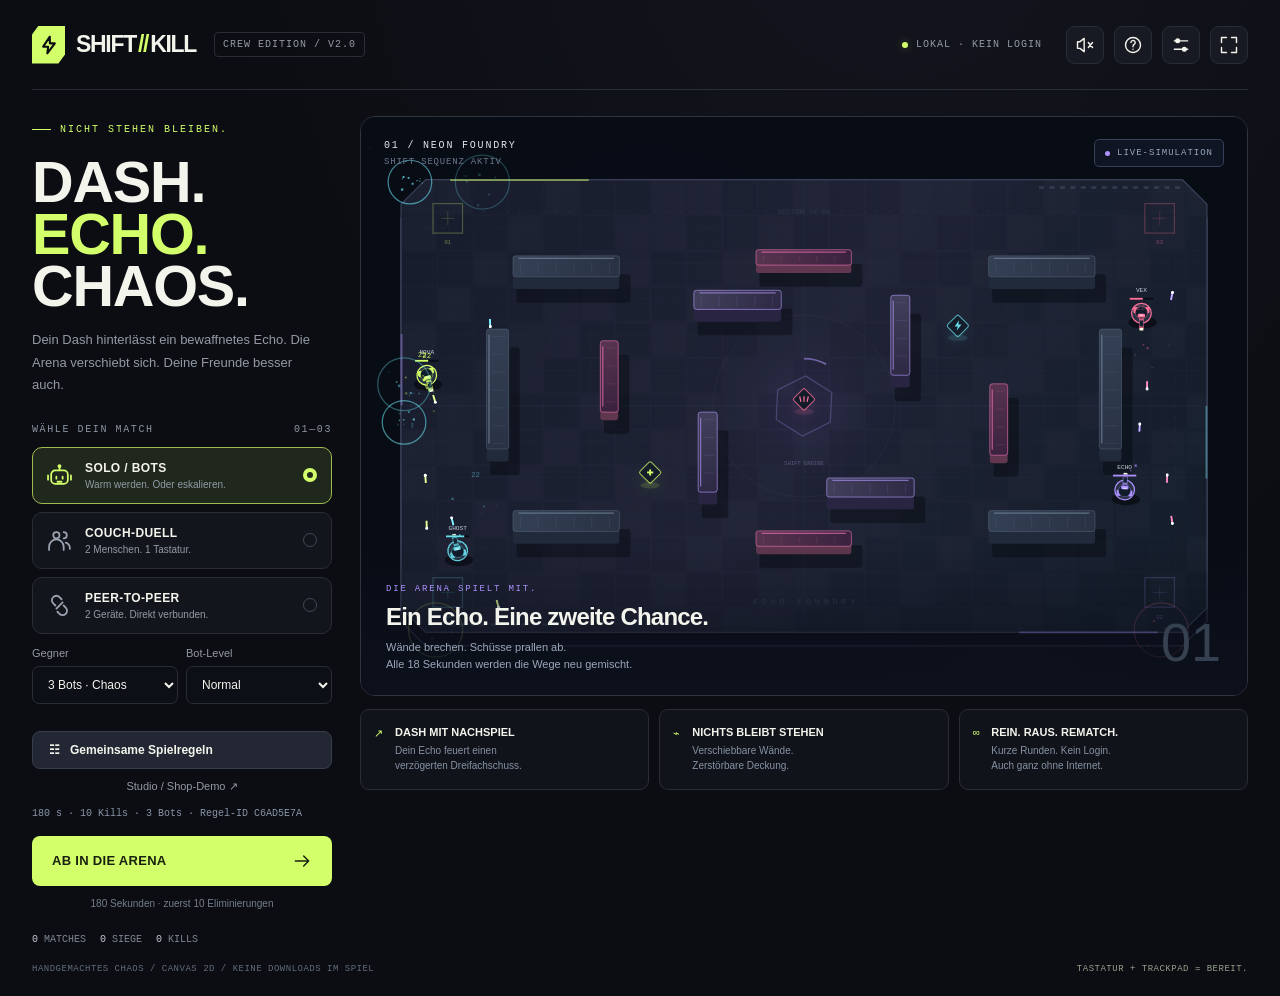
<file: games/shift-kill/index.html>
<!doctype html>
<html lang="de">
<head>
<meta charset="utf-8">
<meta name="viewport" content="width=device-width, initial-scale=1, viewport-fit=cover">
<meta name="theme-color" content="#0b0d12">
<meta name="description" content="SHIFT//KILL – ein eigenständiger Offline-Arena-Shooter mit Echo-Dash, lokalen Duellen und WebRTC-Peer-to-Peer.">
<title>SHIFT//KILL — Crew Edition 2.0</title>
<link rel="icon" href="data:image/svg+xml,%3Csvg xmlns='http://www.w3.org/2000/svg' viewBox='0 0 64 64'%3E%3Crect width='64' height='64' rx='14' fill='%230b0d12'/%3E%3Cpath d='M35 8 14 36h16l-3 20 23-29H33Z' fill='%23d3ff6b'/%3E%3C/svg%3E">
<style>
:root{color-scheme:dark;--bg:#0b0d12;--panel:#12151c;--line:#282d36;--ink:#f3f4ec;--muted:#939aa5;--lime:#d3ff6b;--purple:#ac91ff;--pink:#ff719b;--cyan:#68ddec;--font:Inter,-apple-system,BlinkMacSystemFont,"Segoe UI",sans-serif;--mono:"SFMono-Regular",Consolas,"Liberation Mono",monospace}
*{box-sizing:border-box}html,body{margin:0;min-height:100%;background:var(--bg);color:var(--ink);font-family:var(--font)}body{background-image:radial-gradient(ellipse at 70% -20%,#22233466,transparent 55%)}button,input,select,textarea{font:inherit}button{cursor:pointer;color:inherit}button:disabled{opacity:.4;cursor:not-allowed}button,input,select,textarea{-webkit-tap-highlight-color:transparent}button{touch-action:manipulation}button:focus-visible,a:focus-visible,summary:focus-visible{outline:2px solid var(--lime);outline-offset:4px}input:focus,select:focus,textarea:focus{outline:1px solid var(--lime);border-color:var(--lime)}[hidden]{display:none!important}svg{width:20px;height:20px;fill:none;stroke:currentColor;stroke-width:1.7;stroke-linecap:round;stroke-linejoin:round;flex-shrink:0}button svg{vertical-align:middle}h1,h2,h3,p{margin:0}button{border:0}.app{max-width:1700px;margin:0 auto;padding:0 32px}.topbar{height:90px;display:flex;align-items:center;gap:18px;border-bottom:1px solid var(--line);margin-bottom:26px}.brand{display:flex;gap:11px;align-items:center;font-size:23px;font-weight:850;letter-spacing:-1.3px;background:none;padding:0}.brand-mark{width:33px;height:38px;background:var(--lime);color:var(--bg);display:grid;place-items:center;clip-path:polygon(20% 0,100% 0,100% 76%,80% 100%,0 100%,0 24%)}.brand-mark svg{stroke-width:2.5}.slashes{color:var(--lime);padding:0 2px}.edition{font:10px var(--mono);color:var(--muted);padding:6px 8px;border:1px solid var(--line);border-radius:4px;letter-spacing:1px}.top-right{margin-left:auto;display:flex;gap:10px;align-items:center}.connection{font:10px var(--mono);letter-spacing:1px;color:var(--muted);margin-right:14px;display:flex;align-items:center;gap:8px}.dot{width:6px;height:6px;background:var(--lime);display:inline-block;border-radius:50%;box-shadow:0 0 10px #d3ff6b55}.icon-btn{width:38px;height:38px;display:grid;place-items:center;background:#171a22;border:1px solid var(--line);border-radius:9px}.icon-btn:hover{background:#252a34}.main{display:grid;grid-template-columns:300px minmax(0,1fr);gap:28px}.sidebar{display:flex;flex-direction:column;padding:8px 0 0}.eyebrow{font:10px var(--mono);letter-spacing:2px;color:var(--lime);display:flex;gap:9px;align-items:center}.eyebrow:before{content:"";display:inline-block;width:19px;height:1px;background:currentColor}.hero{font:900 clamp(51px,4.5vw,70px)/.9 Impact,"Arial Black",sans-serif;letter-spacing:-1.2px;margin:22px 0 17px;text-transform:uppercase}.hero span{color:var(--lime)}.intro{color:var(--muted);font-size:13px;line-height:1.7;max-width:280px}.section-label{font:10px var(--mono);color:#8c95a2;letter-spacing:1.6px;margin:28px 0 12px;display:flex;justify-content:space-between}.mode-list{display:flex;flex-direction:column;gap:8px}.mode{display:flex;text-align:left;align-items:center;gap:13px;width:100%;padding:13px 14px;border:1px solid var(--line);border-radius:10px;background:#12151c;transition:background .18s,border-color .18s}.mode:hover{background:#1b1f28;border-color:#424958}.mode.active{background:#20271d;border-color:#9dbb4f}.mode>svg{width:25px;height:25px;color:#9ba3b1}.mode.active>svg{color:var(--lime)}.mode strong{display:block;font-size:12px;letter-spacing:.4px}.mode small{display:block;font-size:10px;color:var(--muted);margin-top:4px}.mode .radio{margin-left:auto;width:14px;height:14px;border:1px solid #414855;border-radius:50%;flex-shrink:0}.mode.active .radio{border:4px solid var(--lime);background:#20271d}.config{display:flex;gap:8px;margin:13px 0}.field{display:flex;flex-direction:column;gap:7px;flex:1;min-width:0}.field label,.field-label{font-size:11px;color:var(--muted)}input,select,textarea{width:100%;border:1px solid var(--line);background:#0c0f15;color:var(--ink);border-radius:7px;padding:10px 11px;font-size:12px}select{padding-right:20px}select option{background:#11141b}.primary{background:var(--lime);color:#18200e;font-weight:800;border-radius:8px;padding:15px 20px;display:flex;align-items:center;justify-content:center;gap:16px;font-size:13px;letter-spacing:.3px;min-height:47px}.primary:hover{background:#e1ff99}.primary svg{margin-left:auto}.secondary{background:#222733;border:1px solid #373e4b;padding:11px 16px;font-size:12px;font-weight:650;border-radius:8px;display:inline-flex;gap:9px;align-items:center;justify-content:center}.secondary:hover{background:#303745}.quiet{background:transparent;color:var(--muted);font-size:11px;padding:9px}.quiet:hover{color:var(--ink)}#startButton{width:100%;margin-top:2px}.below-start{font-size:10px;color:#757f8d;text-align:center;margin-top:10px;line-height:1.5}.session-stat{display:flex;margin-top:auto;padding:23px 0 0;font:10px var(--mono);gap:14px;color:#7e8795}.session-stat b{color:#c1c8d0;font-weight:normal}.stage-column{min-width:0}.stage{position:relative;background:#10131c;border:1px solid #30343f;border-radius:15px;overflow:hidden;width:100%;height:580px;min-height:460px;isolation:isolate}canvas{display:block;width:100%;height:100%;outline:none;touch-action:none}body.playing canvas{cursor:crosshair}.arena-meta{position:absolute;top:22px;left:23px;right:23px;display:flex;justify-content:space-between;pointer-events:none;align-items:center}.arena-id{font:10px var(--mono);letter-spacing:1.8px;color:#e4e5ee}.arena-id small{display:block;letter-spacing:.8px;color:#6d788e;margin-top:6px;font-size:9px}.live-tag{display:flex;align-items:center;gap:7px;font:9px var(--mono);color:#98a6bb;letter-spacing:1px;padding:8px 10px;border:1px solid #364059;border-radius:5px;background:#131927ba}.live-tag .dot{background:var(--purple);box-shadow:none;width:5px;height:5px}.preview-caption{position:absolute;left:0;right:0;bottom:0;padding:40px 25px 23px;background:linear-gradient(transparent,#0d111de8);pointer-events:none}.preview-caption .label{color:var(--purple);font:9px var(--mono);letter-spacing:1.8px;margin-bottom:9px}.preview-caption h2{font-size:24px;font-weight:750;letter-spacing:-.8px}.preview-caption p{font-size:11px;color:#9ca7bb;line-height:1.5;margin-top:8px}.preview-index{position:absolute;right:26px;bottom:26px;font:54px/1 Impact,"Arial Black",sans-serif;color:#354050;letter-spacing:0}.feature-row{display:grid;grid-template-columns:repeat(3,1fr);gap:10px;margin-top:13px}.feature{border:1px solid var(--line);border-radius:9px;padding:16px 13px;display:flex;gap:12px;align-items:flex-start;background:#10131a}.feature-num{color:var(--lime);font:11px var(--mono);padding-top:1px}.feature h3{font-size:11px;font-weight:700;margin-bottom:5px}.feature p{font-size:10px;color:#8792a4;line-height:1.5}.footer{display:flex;justify-content:space-between;gap:10px;padding:19px 0 22px;font:9px var(--mono);color:#616d7d;letter-spacing:.5px}.footer span:last-child{color:#95a18b}.playing .sidebar,.playing .feature-row,.playing .preview-ui,.playing .edition{display:none}.playing .main{display:block}.playing .stage{height:calc(100dvh - 143px);min-height:370px}.playing .topbar{height:68px;margin-bottom:15px}.playing .footer{padding:14px 0}.hud{position:absolute;inset:0;pointer-events:none}.hud-top{display:flex;align-items:flex-start;justify-content:space-between;position:absolute;top:19px;left:20px;right:20px;gap:14px}.fighter-card{background:#0e121bde;border:1px solid #303a47;border-radius:10px;padding:12px 15px;width:210px;backdrop-filter:blur(10px)}.fighter-line{display:flex;gap:9px;align-items:center;font-size:11px;font-weight:800;letter-spacing:1px}.fighter-line .dot{height:7px;width:7px}.fighter-line .hp-text{margin-left:auto;font:10px var(--mono);color:var(--lime)}.health-track{height:4px;background:#2a333f;border-radius:2px;margin:10px 0 8px;overflow:hidden}.health-fill{height:100%;background:var(--lime);width:100%;transition:width .1s}.mini-stats{display:flex;justify-content:space-between;font:9px var(--mono);color:#8390a3}.clock-card{text-align:center;min-width:130px;background:#0e121bd9;border:1px solid #303a47;border-radius:10px;padding:9px 15px}.clock{font:800 27px/1.1 var(--mono);letter-spacing:1px}.clock-caption{font:9px var(--mono);color:#9ba5b6;margin-top:5px;letter-spacing:.5px}.leaders{background:#0e121bd9;border:1px solid #303a47;padding:8px 12px;border-radius:10px;min-width:180px;font:10px var(--mono)}.leader{display:flex;align-items:center;gap:8px;padding:4px 0;max-width:220px}.leader i{width:5px;height:5px;border-radius:50%;display:block}.leader b{margin-left:auto;color:#eaf0f3;font-size:12px}.leader small{font-size:8px;color:#79879c;margin-left:6px}.killfeed{position:absolute;right:22px;top:153px;text-align:right;display:flex;flex-direction:column;align-items:flex-end;gap:5px}.kill-item{background:#0d1420bf;padding:7px 10px;border-radius:4px;font:10px var(--mono);color:#a6b4c7}.hud-bottom{position:absolute;bottom:20px;left:20px;right:20px;display:flex;justify-content:space-between;align-items:flex-end;gap:12px}.abilities{display:flex;gap:8px}.ability{background:#0e121be6;border:1px solid #394248;border-radius:9px;padding:10px 14px;min-width:133px;position:relative;overflow:hidden}.ability .charge{position:absolute;left:0;bottom:0;height:3px;background:var(--lime);width:100%}.ability.purple .charge{background:var(--purple)}.ability-label{display:flex;align-items:center;gap:8px;font:10px var(--mono);color:#e6ecf5}.ability small{display:block;font:9px var(--mono);color:#8c98aa;margin-top:6px}.key{font:9px var(--mono);padding:3px 5px;border:1px solid #535d6b;border-bottom-width:2px;border-radius:4px;color:#dbe6ee;white-space:nowrap}.right-hints{font:9px var(--mono);color:#9eabbc;text-align:right;line-height:2}.weapon-pill{display:inline-block;border:1px solid #4b485e;background:#141626dd;border-radius:5px;padding:6px 10px;color:var(--purple);margin-bottom:7px;font:9px var(--mono);letter-spacing:1px}.game-banner{position:absolute;left:50%;top:25%;transform:translateX(-50%);text-align:center;pointer-events:none;text-shadow:0 3px 25px #0009}.game-banner strong{font:800 22px/1.1 var(--mono);color:var(--lime);letter-spacing:3px}.game-banner small{display:block;font:10px var(--mono);color:#c4cfdd;margin-top:10px;letter-spacing:1px}.countdown{position:absolute;left:50%;top:43%;transform:translate(-50%,-50%);font:100px/1 Impact,"Arial Black",sans-serif;color:var(--lime);text-shadow:0 0 60px #d3ff6b44}.screen-layer{position:absolute;inset:0;z-index:9;display:flex;align-items:center;justify-content:center;background:#080c17b8;backdrop-filter:blur(9px);padding:20px}.sheet{width:min(450px,100%);padding:36px;background:#141923;border:1px solid #3a4251;border-radius:17px;text-align:center;box-shadow:0 20px 100px #0006}.sheet .eyebrow{justify-content:center}.sheet h2{font:55px/.95 Impact,"Arial Black",sans-serif;text-transform:uppercase;letter-spacing:-.5px;margin:18px 0}.sheet p{color:#98a5b8;font-size:12px;line-height:1.7}.sheet-actions{display:flex;flex-direction:column;gap:9px;margin-top:22px}.sheet .primary{width:100%}.result-numbers{display:flex;justify-content:center;gap:30px;margin-top:22px}.result-numbers b{display:block;font:30px var(--mono);color:var(--lime)}.result-numbers small{font:9px var(--mono);color:var(--muted);display:block;margin-top:5px}.score-table{width:100%;border-collapse:collapse;font:11px var(--mono);margin-top:20px}.score-table th{color:#7d8a9c;font-size:9px;font-weight:normal}.score-table th,.score-table td{padding:10px 5px;border-bottom:1px solid #2b3340;text-align:right}.score-table th:first-child,.score-table td:first-child{text-align:left}.score-table td:first-child{font-weight:bold}.score-sheet{min-width:360px;max-width:500px}.score-sheet h2{font:30px var(--mono);letter-spacing:-1px}.touch-controls{position:absolute;inset:0;pointer-events:none;z-index:5}.stick{position:absolute;bottom:85px;left:20px;width:108px;height:108px;border:1px solid #7f99b077;background:#17293b55;border-radius:50%;pointer-events:auto;touch-action:none;display:grid;place-items:center}.stick-knob{width:42px;height:42px;border-radius:50%;background:#d3ff6b55;border:1px solid #d3ff6b99;pointer-events:none}.touch-buttons{position:absolute;right:22px;bottom:89px;display:flex;gap:12px;align-items:flex-end}.touch-action{pointer-events:auto;touch-action:none;border-radius:50%;height:68px;width:68px;border:1px solid #d3ff6b77;background:#20311ccc;color:var(--lime);font:bold 10px var(--mono)}.touch-action.pulse{height:55px;width:55px;background:#282140cc;border-color:#ac91ff88;color:var(--purple)}dialog{color:var(--ink);border:1px solid #3c4454;border-radius:16px;padding:0;background:#121720;width:min(570px,calc(100vw - 28px));max-height:90dvh;box-shadow:0 25px 100px #0009}dialog::backdrop{background:#060911bd;backdrop-filter:blur(8px)}.dialog-head{display:flex;align-items:center;justify-content:space-between;padding:23px 25px;border-bottom:1px solid var(--line)}.dialog-head h2{font-size:20px;letter-spacing:-.6px}.dialog-body{padding:23px 25px;overflow:auto}.dialog-body p{font-size:12px;line-height:1.8;color:#9ba8bc}.dialog-body h3{font-size:12px;margin:22px 0 10px}.dialog-body h3:first-child{margin-top:0}.help-grid{display:grid;grid-template-columns:1fr 1fr;gap:10px}.help-card{padding:13px;background:#1a202c;border:1px solid #323a48;border-radius:8px}.help-card strong{font-size:12px;color:var(--lime);display:block;margin-bottom:7px}.help-card p{font-size:11px}.help-card .key{display:inline-block;margin:3px 2px 3px 0}.tip{background:#252b1b;border:1px solid #4c5736;padding:12px 14px;border-radius:8px;color:#b5c79b!important;font-size:11px!important;margin-top:16px}.setting{display:flex;align-items:center;justify-content:space-between;gap:18px;padding:14px 0;border-bottom:1px solid #262f3c}.setting label{font-size:12px;font-weight:600}.setting label small{display:block;color:#8290a5;font-size:10px;font-weight:normal;line-height:1.5;margin-top:5px;max-width:320px}.setting input[type=checkbox]{width:19px;height:19px;accent-color:var(--lime);flex-shrink:0}.setting select{max-width:170px}.setting input[type=range]{width:140px;accent-color:var(--lime);padding:0}.tabs{display:flex;gap:6px;border:1px solid var(--line);border-radius:9px;padding:5px;margin-bottom:18px}.tab{flex:1;padding:10px;background:transparent;border-radius:5px;color:#97a4b7;font-size:12px}.tab.active{background:#303749;color:var(--ink)}.step{margin:17px 0}.step label{display:block;font-size:11px;font-weight:600;color:#dce4ee;margin-bottom:8px}.step label span{font:10px var(--mono);color:var(--lime);padding-right:7px}.step textarea{font:10px/1.6 var(--mono);resize:vertical;min-height:74px}.step .secondary{margin-top:9px;font-size:11px}.net-state{display:flex;align-items:center;gap:9px;padding:12px 13px;font-size:11px;line-height:1.6;background:#182033;border:1px solid #344563;border-radius:8px;margin-bottom:16px;color:#b8c9e1}.net-state.error{color:#ffadba;background:#331c26;border-color:#643244}.net-state.good{color:var(--lime);background:#20291c;border-color:#465f36}.net-small{font-size:10px!important;color:#7f8da2!important;margin-top:13px}.net-config{display:flex;align-items:center;gap:9px;font-size:11px;color:#a7b1c0;line-height:1.5}.net-config input{width:17px;height:17px;accent-color:var(--lime);padding:0;flex-shrink:0}details{font-size:11px;color:#9ca8ba;margin:16px 0}summary{cursor:pointer;line-height:1.6}details .field{margin-top:10px}.net-divider{border:0;border-top:1px solid var(--line);margin:18px 0}.net-start{width:100%;margin-top:16px}.toast{position:fixed;bottom:24px;left:50%;transform:translateX(-50%);max-width:calc(100vw - 30px);background:#263024;color:#d9ecc6;border:1px solid #5f734d;border-radius:9px;padding:13px 18px;font-size:12px;z-index:100;box-shadow:0 8px 30px #0006;text-align:center}.mobile-note{display:none}.sr-only{position:absolute;width:1px;height:1px;overflow:hidden;clip-path:inset(50%)}
@media(min-width:1500px){.main{grid-template-columns:330px minmax(0,1fr);gap:36px}.stage{height:650px}.hero{font-size:77px}.mode{padding:16px}.section-label{margin-top:30px}}
@media(max-width:1050px){.app{padding:0 20px}.main{grid-template-columns:260px minmax(0,1fr);gap:20px}.hero{font-size:59px}.stage{height:565px}.feature{padding:12px 9px;gap:8px}.feature p{font-size:9px}.preview-caption h2{font-size:21px}.edition{display:none}.connection{margin-right:2px}}
@media(max-width:760px){.app{padding:0 14px}.topbar{height:70px;margin-bottom:18px}.brand{font-size:20px}.brand-mark{width:28px;height:32px}.connection{display:none}.top-right{gap:6px}.icon-btn{width:33px;height:33px}.main{display:flex;flex-direction:column;gap:20px}.sidebar{display:block}.hero{font-size:62px;line-height:.93;margin:17px 0 12px}.hero br:nth-of-type(2){display:none}.intro{max-width:100%;font-size:12px}.section-label{margin-top:20px}.mode-list{display:grid;grid-template-columns:repeat(3,minmax(0,1fr));gap:7px}.mode{padding:12px 9px;display:block;position:relative}.mode>svg{width:20px;height:20px;margin-bottom:7px}.mode strong{font-size:10px;letter-spacing:0}.mode small{font-size:9px;line-height:1.4}.mode .radio{position:absolute;top:13px;right:10px;width:11px;height:11px}.mode.active .radio{border-width:3px}.config{margin:15px 0}.session-stat{display:none}.stage{height:380px;min-height:330px}.feature-row{gap:6px}.feature{display:block;padding:13px 10px}.feature-num{display:block;margin-bottom:8px}.footer{font-size:8px;line-height:1.6}.footer span:last-child{display:none}.preview-caption h2{font-size:20px}.preview-index{font-size:42px}.playing .stage{height:calc(100dvh - 101px);min-height:310px}.playing .topbar{height:57px;margin-bottom:9px}.playing .footer{padding:9px 0}.hud-top{top:10px;left:10px;right:10px;gap:8px}.fighter-card{width:150px;padding:9px}.clock-card{min-width:86px;padding:7px 8px}.clock{font-size:22px}.clock-caption{font-size:8px}.leaders{padding:6px 8px;min-width:90px;max-width:112px}.leader span{max-width:65px;overflow:hidden;text-overflow:ellipsis;white-space:nowrap}.leader{font-size:8px;gap:5px}.leader small{display:none}.leader b{font-size:10px}.fighter-line{font-size:9px}.mini-stats{font-size:8px}.hud-bottom{bottom:10px;left:10px;right:10px}.ability{min-width:111px;padding:9px 10px}.ability-label{font-size:8px;gap:5px}.ability small{font-size:8px}.right-hints{display:none}.killfeed{top:117px;right:11px}.kill-item{font-size:8px}.game-banner{top:30%}.game-banner strong{font-size:17px}.sheet{padding:26px}.sheet h2{font-size:46px}.score-sheet{min-width:0}.mobile-note{display:block;font-size:10px;color:var(--muted);margin-top:9px}.dialog-head{padding:18px}.dialog-body{padding:18px}.setting{gap:12px}.setting select{max-width:150px}}
@media(max-height:590px) and (orientation:landscape){.playing .topbar{height:44px;margin-bottom:7px}.playing .brand{font-size:18px}.playing .brand-mark{height:26px;width:25px}.playing .footer{display:none}.playing .stage{height:calc(100dvh - 62px);min-height:230px}.hud-top{top:8px}.fighter-card{padding:7px 10px}.health-track{margin:7px 0}.leaders{min-width:125px}.hud-bottom{bottom:9px}.ability{padding:8px 10px}.stick{bottom:67px;width:86px;height:86px}.stick-knob{width:35px;height:35px}.touch-buttons{bottom:69px}.touch-action{height:56px;width:56px}.touch-action.pulse{height:47px;width:47px}.game-banner{top:28%}.sheet{padding:18px}.sheet h2{font-size:35px;margin:12px 0}.sheet-actions{margin-top:14px}.result-numbers{margin-top:10px}.score-table th,.score-table td{padding:6px 4px}.dialog-head{padding:12px 18px}.dialog-body{padding:14px 18px}}
@media(min-width:761px) and (max-height:850px){body:not(.playing) .topbar{height:67px;margin-bottom:18px}body:not(.playing) .hero{font-size:55px;margin:17px 0 13px}body:not(.playing) .intro{font-size:12px;line-height:1.6}body:not(.playing) .section-label{margin-top:20px}body:not(.playing) .mode{padding:11px 13px}body:not(.playing) .stage{height:530px}body:not(.playing) .session-stat{padding-top:17px}body:not(.playing) .footer{padding:16px 0}body:not(.playing) .feature{padding:12px 11px}}
@media(prefers-reduced-motion:reduce){*{scroll-behavior:auto!important;transition:none!important}}
/* Crew Edition extends, rather than replaces, the original arena design. */
.crew-actions{display:flex;flex-direction:column;gap:2px;margin:14px 0 3px}.crew-actions .secondary{width:100%;text-align:left;justify-content:flex-start}.lobby-mini{color:#8995a8;font:10px/1.7 var(--mono);padding:0 0 12px}.crew-dialog{width:min(880px,calc(100vw - 26px))}.crew-layout{display:grid;grid-template-columns:minmax(0,1fr) 260px;gap:23px}.crew-lead{font-size:12px;line-height:1.7;color:#a0acc0;margin:0 0 18px}.crew-tag{display:inline-flex;padding:5px 8px;background:#283222;border:1px solid #495c38;color:var(--lime);font:9px var(--mono);border-radius:5px;letter-spacing:1px}.rule-grid{display:grid;grid-template-columns:1fr 1fr;gap:12px}.rule-grid .field{gap:7px}.rule-toggle{display:flex;align-items:center;justify-content:space-between;gap:12px;padding:11px 12px;border:1px solid var(--line);border-radius:7px;background:#111621;font-size:11px}.rule-toggle input{width:17px;height:17px;accent-color:var(--lime)}.crew-presets{display:flex;flex-wrap:wrap;gap:6px;margin:15px 0}.crew-presets button{font-size:10px;padding:8px 12px}.crew-section{font:10px var(--mono);letter-spacing:1.6px;color:var(--purple);margin:22px 0 12px}.crew-panel{border:1px solid #364051;background:#181e2a;border-radius:11px;padding:16px;height:fit-content;position:sticky;top:0}.crew-peer{border:1px solid #3b4351;border-radius:8px;padding:13px;margin:12px 0;background:#10151f}.crew-peer[data-ready="true"]{border-color:#86a64b;background:#1e291b}.crew-peer b{display:block;font-size:12px;margin-bottom:6px}.crew-peer small{display:block;font:10px/1.7 var(--mono);color:#9ba8b8;overflow-wrap:anywhere}.crew-ready{width:100%;margin-top:10px}.crew-status{font-size:11px;line-height:1.7;color:#b2bcd0;min-height:38px;overflow-wrap:anywhere}.crew-fingerprint{font:9px/1.8 var(--mono);color:#8c9bb1;margin-top:15px;word-break:break-all}.crew-actions-row{display:flex;flex-wrap:wrap;gap:8px;margin:15px 0 4px}.crew-actions-row .quiet{border:1px solid #303747;border-radius:6px}.crew-note{font-size:10px!important;line-height:1.8!important;color:#8997aa!important;padding-top:11px}.crew-warning{border:1px solid #785340;background:#302019;color:#f3bf99!important;border-radius:7px;padding:11px;font-size:11px!important;margin-top:12px}.store-grid{display:grid;grid-template-columns:1fr 1fr;gap:12px;margin-top:20px}.store-card{border:1px solid #354051;border-radius:11px;padding:18px;background:#151c27;display:flex;flex-direction:column;gap:9px}.store-card h3{font-size:15px;margin:0}.store-card p{font-size:11px;line-height:1.7;flex:1}.store-swatch{width:38px;height:38px;border-radius:50%;border:2px dashed var(--cyan);box-shadow:0 0 24px #68ddec12;display:grid;place-items:center;font-size:17px;color:var(--cyan);margin-bottom:8px}.store-swatch.gold{border-color:#ffb96d;color:#ffb96d}.store-price{font:14px var(--mono);color:var(--ink)}.store-price small{font-size:9px;color:#99a6b7}.store-card .secondary{font-size:10px}.store-card .crew-tag{width:fit-content;font-size:8px}.store-card[data-selected="true"]{border-color:var(--lime)}.store-mode{display:flex;flex-wrap:wrap;justify-content:space-between;gap:12px;align-items:center;background:#20251f;border:1px solid #454f36;border-radius:10px;padding:13px;margin-top:18px}.store-mode p{font-size:11px}.truth-grid{display:grid;grid-template-columns:1fr 1fr 1fr;gap:12px;margin-top:18px}.truth-grid div{padding:14px;border:1px solid var(--line);border-radius:9px;background:#141b26}.truth-grid b{display:block;font-size:11px;margin-bottom:7px}.truth-grid p{font-size:10px;line-height:1.7}.crew-lock{display:none}.crew-dialog[data-locked="true"] .crew-lock{display:block}.test-watermark{position:absolute;bottom:88px;left:50%;transform:translateX(-50%);padding:7px 10px;border:1px solid #8f614988;color:#ffc994;background:#201812ce;border-radius:6px;font:9px var(--mono);pointer-events:none;z-index:7;white-space:nowrap}.crew-export{font:9px/1.7 var(--mono);white-space:pre-wrap;max-height:160px;overflow:auto;background:#0c121d;padding:12px;border-radius:8px;color:#8d9db5}.crew-mini-link{font-size:10px;color:#afbf91;text-decoration:underline;background:none;padding:0}.rules-disabled{opacity:.65}
@media(max-width:700px){.crew-layout{grid-template-columns:1fr}.crew-panel{position:static}.crew-dialog{max-height:94dvh}.store-grid{grid-template-columns:1fr 1fr;gap:8px}.store-card{padding:13px}.truth-grid{grid-template-columns:1fr}.rule-grid{gap:9px}.store-mode{align-items:flex-start}.test-watermark{bottom:63px;font-size:8px}.crew-lead{font-size:11px}.crew-dialog .dialog-head{position:sticky;top:0;z-index:2;background:#121720}}
@media(max-width:390px){.store-grid{grid-template-columns:1fr}.rule-grid{grid-template-columns:1fr 1fr}}

</style>
</head>
<body>
<svg aria-hidden="true" style="position:absolute;width:0;height:0;overflow:hidden"><defs>
<symbol id="i-bolt" viewBox="0 0 24 24"><path d="m13 2-8 12h6l-1 8 9-12h-6z"/></symbol>
<symbol id="i-bot" viewBox="0 0 24 24"><rect x="4" y="7" width="16" height="13" rx="4"/><path d="M12 3v4M9 13v2m6-2v2M1 12v4m22-4v4M10 18h4"/><circle cx="12" cy="3" r="1"/></symbol>
<symbol id="i-users" viewBox="0 0 24 24"><circle cx="9" cy="7" r="3"/><path d="M2 21v-3a7 7 0 0 1 14 0v3m0-17a3 3 0 0 1 0 6m2 4a6 6 0 0 1 4 6"/></symbol>
<symbol id="i-link" viewBox="0 0 24 24"><path d="m9 15 6-6m-7 3-2-2a4 4 0 0 1 0-6 4 4 0 0 1 6 0l2 2m-4 12 2 2a4 4 0 0 0 6-6l-2-2"/></symbol>
<symbol id="i-arrow" viewBox="0 0 24 24"><path d="M4 12h16m-6-6 6 6-6 6"/></symbol>
<symbol id="i-settings" viewBox="0 0 24 24"><path d="M4 7h16M4 17h16"/><circle cx="8" cy="7" r="3" fill="currentColor" stroke="none"/><circle cx="16" cy="17" r="3" fill="currentColor" stroke="none"/></symbol>
<symbol id="i-help" viewBox="0 0 24 24"><circle cx="12" cy="12" r="9"/><path d="M9.6 9a2.5 2.5 0 1 1 4 2c-1.3.8-1.6 1-1.6 3m0 3v.01"/></symbol>
<symbol id="i-sound" viewBox="0 0 24 24"><path d="M11 4 6 8H3v8h3l5 4zM15 8a6 6 0 0 1 0 8m3-11a10 10 0 0 1 0 14"/></symbol>
<symbol id="i-mute" viewBox="0 0 24 24"><path d="M11 4 6 8H3v8h3l5 4zm5 5 5 6m0-6-5 6"/></symbol>
<symbol id="i-full" viewBox="0 0 24 24"><path d="M9 3H3v6m12-6h6v6M3 15v6h6m12-6v6h-6"/></symbol>
<symbol id="i-close" viewBox="0 0 24 24"><path d="m6 6 12 12M6 18 18 6"/></symbol>
<symbol id="i-copy" viewBox="0 0 24 24"><rect x="8" y="8" width="12" height="13" rx="2"/><path d="M15 8V3H3v13h5"/></symbol>
<symbol id="i-pause" viewBox="0 0 24 24"><path d="M8 5v14m8-14v14"/></symbol>
</defs></svg>
<div class="app" id="app">
<header class="topbar">
<button class="brand" id="brandButton" aria-label="SHIFT KILL – Hauptmenü"><span class="brand-mark"><svg><use href="#i-bolt"/></svg></span><span>SHIFT<span class="slashes">//</span>KILL</span></button>
<span class="edition">CREW EDITION / V2.0</span>
<div class="top-right"><span class="connection"><span class="dot" id="connectionDot"></span><span id="connectionLabel">LOKAL · KEIN LOGIN</span></span>
<button class="icon-btn" id="pauseButton" title="Pause (Esc)" aria-label="Pause" hidden><svg><use href="#i-pause"/></svg></button>
<button class="icon-btn" id="soundButton" title="Sound einschalten (M)" aria-label="Sound einschalten"><svg><use href="#i-mute"/></svg></button>
<button class="icon-btn" id="helpButton" title="So spielst du (H)" aria-label="Spielanleitung"><svg><use href="#i-help"/></svg></button>
<button class="icon-btn" id="settingsButton" title="Einstellungen" aria-label="Einstellungen"><svg><use href="#i-settings"/></svg></button>
<button class="icon-btn" id="fullButton" title="Vollbild" aria-label="Vollbild"><svg><use href="#i-full"/></svg></button>
</div></header>
<main class="main">
<aside class="sidebar">
<div class="eyebrow">NICHT STEHEN BLEIBEN.</div>
<h1 class="hero">DASH.<br><span>ECHO.</span><br>CHAOS.</h1>
<p class="intro">Dein Dash hinterlässt ein bewaffnetes Echo. Die Arena verschiebt sich. Deine Freunde besser auch.</p>
<div class="section-label"><span>WÄHLE DEIN MATCH</span><span>01—03</span></div>
<div class="mode-list" role="group" aria-label="Spielmodus">
<button class="mode active" data-mode="solo" aria-pressed="true"><svg><use href="#i-bot"/></svg><span><strong>SOLO / BOTS</strong><small>Warm werden. Oder eskalieren.</small></span><span class="radio"></span></button>
<button class="mode" data-mode="couch" aria-pressed="false"><svg><use href="#i-users"/></svg><span><strong>COUCH-DUELL</strong><small>2 Menschen. 1 Tastatur.</small></span><span class="radio"></span></button>
<button class="mode" data-mode="p2p" aria-pressed="false"><svg><use href="#i-link"/></svg><span><strong>PEER-TO-PEER</strong><small>2 Geräte. Direkt verbunden.</small></span><span class="radio"></span></button>
</div>
<div class="config" id="botConfig"><div class="field"><label for="botCount">Gegner</label><select id="botCount"><option value="0">Keine Bots</option><option value="1">1 Bot · Duell</option><option value="2">2 Bots</option><option value="3" selected>3 Bots · Chaos</option><option value="4">4 Bots · Eskalation</option></select></div><div class="field"><label for="difficulty">Bot-Level</label><select id="difficulty"><option value="easy">Entspannt</option><option value="normal" selected>Normal</option><option value="hard">Gnadenlos</option></select></div></div>
<p class="tip" id="modeTip" hidden></p>
<div class="crew-actions"><button class="secondary" id="rulesButton">☷ &nbsp; Gemeinsame Spielregeln</button><button class="quiet" id="shopButton">Studio / Shop-Demo ↗</button></div><div id="lobbyMini" class="lobby-mini">Regeln gemeinsam bestimmen. Ohne Matchserver.</div><button class="primary" id="startButton"><span id="startLabel">AB IN DIE ARENA</span><svg><use href="#i-arrow"/></svg></button>
<div class="below-start" id="startHint">3 Minuten · zuerst 10 Eliminierungen · sofort spielbar</div>
<div class="session-stat"><span><b id="statMatches">0</b> MATCHES</span><span><b id="statWins">0</b> SIEGE</span><span><b id="statKills">0</b> KILLS</span></div>
</aside>
<section class="stage-column" aria-label="Arena">
<div class="stage" id="stage">
<canvas id="arena" tabindex="0" aria-label="SHIFT KILL Spielfeld. WASD bewegt, Leertaste dasht, Q erzeugt einen Impuls. Weitere Steuerung unter Spielanleitung.">Dein Browser benötigt Canvas 2D, um dieses Spiel darzustellen.</canvas>
<div class="arena-meta preview-ui"><div class="arena-id">01 / NEON FOUNDRY<small>SHIFT-SEQUENZ AKTIV</small></div><div class="live-tag"><span class="dot"></span>LIVE-SIMULATION</div></div>
<div class="preview-caption preview-ui"><div class="label">DIE ARENA SPIELT MIT.</div><h2>Ein Echo. Eine zweite Chance.</h2><p>Wände brechen. Schüsse prallen ab.<br>Alle 18 Sekunden werden die Wege neu gemischt.</p><span class="preview-index">01</span></div>
<div class="hud" id="hud" hidden>
<div class="hud-top"><div class="fighter-card"><div class="fighter-line"><span class="dot" id="playerDot"></span><span id="playerName">NOVA</span><span class="hp-text" id="hpText">100 HP</span></div><div class="health-track"><div class="health-fill" id="healthFill"></div></div><div class="mini-stats"><span id="playerScore">0 K / 0 D</span><span id="netPing">OFFLINE</span></div></div><div class="clock-card"><div class="clock" id="clock">03:00</div><div class="clock-caption" id="clockCaption">ZUERST 10 KILLS</div></div><div class="leaders" id="leaders"></div></div>
<div class="killfeed" id="killfeed"></div>
<div class="game-banner" id="gameBanner" hidden><strong id="bannerTitle"></strong><small id="bannerSub"></small></div>
<div class="countdown" id="countdown" hidden>3</div>
<div class="hud-bottom"><div class="abilities"><div class="ability"><div class="ability-label"><span class="key">SPACE</span> ECHO-DASH</div><small id="dashText">BEREIT</small><div class="charge" id="dashCharge"></div></div><div class="ability purple"><div class="ability-label"><span class="key">Q</span> IMPULS</div><small id="pulseText">BEREIT</small><div class="charge" id="pulseCharge"></div></div></div><div class="right-hints"><span class="weapon-pill" id="weaponPill">PULSE / ∞</span><br><span id="controlHint">WASD bewegen · Trackpad zielen · Auto-Feuer</span><br>ESC Pause · TAB Rangliste</div></div>
</div>
<div class="touch-controls" id="touchControls" hidden><div class="stick" id="touchStick" aria-label="Bewegungs-Joystick"><div class="stick-knob" id="stickKnob"></div></div><div class="touch-buttons"><button class="touch-action pulse" id="touchPulse" aria-label="Impuls">IMPULS</button><button class="touch-action" id="touchDash" aria-label="Echo-Dash">DASH</button></div></div>
<div class="screen-layer" id="pauseLayer" hidden><div class="sheet"><div class="eyebrow" id="pauseEyebrow">DURCHATMEN.</div><h2 id="pauseTitle">PAUSE.</h2><p id="pauseInfo">Dein Echo wartet auf dich.</p><div class="sheet-actions"><button class="primary" id="resumeButton">WEITERSPIELEN <span class="key">ESC</span></button><button class="secondary" id="restartButton">Match neu starten</button><button class="quiet" id="menuButton">Zurück ins Menü</button></div></div></div>
<div class="screen-layer" id="resultLayer" hidden><div class="sheet"><div class="eyebrow">MATCH ABGESCHLOSSEN</div><h2 id="resultTitle">NOVA GEWINNT.</h2><p id="resultSub"></p><div class="result-numbers"><div><b id="resultKills">0</b><small>DEINE KILLS</small></div><div><b id="resultDeaths">0</b><small>DEINE DEATHS</small></div></div><table class="score-table" id="resultTable"><thead><tr><th>FIGHTER</th><th>KILLS</th><th>DEATHS</th></tr></thead><tbody></tbody></table><div class="sheet-actions"><button class="primary" id="rematchButton">NOCH EINE RUNDE</button><button class="quiet" id="resultMenuButton">Zurück ins Menü</button></div></div></div>
<div class="screen-layer" id="scoreLayer" hidden><div class="sheet score-sheet"><div class="eyebrow">LIVE-RANGLISTE</div><h2>WER HAT'S DRAUF?</h2><table class="score-table" id="scoreTable"><thead><tr><th>FIGHTER</th><th>KILLS</th><th>DEATHS</th></tr></thead><tbody></tbody></table><p style="margin-top:17px">TAB loslassen, weiterspielen.</p></div></div>
</div>
<div class="feature-row"><div class="feature"><span class="feature-num">↗</span><div><h3>DASH MIT NACHSPIEL</h3><p>Dein Echo feuert einen<br>verzögerten Dreifachschuss.</p></div></div><div class="feature"><span class="feature-num">⌁</span><div><h3>NICHTS BLEIBT STEHEN</h3><p>Verschiebbare Wände.<br>Zerstörbare Deckung.</p></div></div><div class="feature"><span class="feature-num">∞</span><div><h3>REIN. RAUS. REMATCH.</h3><p>Kurze Runden. Kein Login.<br>Auch ganz ohne Internet.</p></div></div></div>
</section></main>
<footer class="footer"><span>HANDGEMACHTES CHAOS / CANVAS 2D / KEINE DOWNLOADS IM SPIEL</span><span>TASTATUR + TRACKPAD = BEREIT.</span></footer>
</div>
<dialog id="helpDialog"><div class="dialog-head"><h2>Wenig Tasten. Viel Chaos.</h2><button class="icon-btn" data-close="helpDialog" aria-label="Anleitung schließen"><svg><use href="#i-close"/></svg></button></div><div class="dialog-body">
<h3>Dein Ziel</h3><p>Erreiche zuerst 10 Eliminierungen. Nach 3 Minuten gewinnt die höchste Kill-Zahl; bei Gleichstand entscheiden weniger Deaths. Bleibt es gleich, ist es ein Unentschieden. Nach einem Treffer-K.O. bist du nach 1,8 Sekunden wieder dabei.</p>
<h3>Solo & Peer-to-Peer</h3><div class="help-grid"><div class="help-card"><strong>Bewegen & angreifen</strong><p><span class="key">W A S D</span> bewegen<br>Trackpad / Maus zielen<br><span class="key">F</span> oder Klick feuern<br>Auto-Feuer ist zunächst an.</p></div><div class="help-card"><strong>Deine zwei Extras</strong><p><span class="key">SPACE</span> Echo-Dash<br><span class="key">Q</span> Impuls<br><span class="key">ESC</span> Pause<br><span class="key">TAB</span> Rangliste</p></div></div>
<h3>Couch-Duell · eine Tastatur</h3><div class="help-grid"><div class="help-card"><strong>P1 · NOVA / Grün</strong><p><span class="key">W A S D</span> bewegen<br><span class="key">F</span> feuern<br><span class="key">SPACE</span> Dash<br><span class="key">Q</span> Impuls</p></div><div class="help-card"><strong>P2 · ECHO / Violett</strong><p><span class="key">↑ ↓ ← →</span> bewegen<br><span class="key">L</span> feuern<br><span class="key">K</span> Dash<br><span class="key">J</span> Impuls</p></div></div>
<p class="tip">Trackpad-Tipp: Auto-Feuer lässt dich zielen, ohne gleichzeitig klicken zu müssen. Ohne Mausbewegung übernimmt die Zielhilfe. Im Couch-Duell zielen beide automatisch. Manche Tastaturen erkennen nicht jede Tastenkombination gleichzeitig.</p>
<h3>So wird's fies</h3><p><b>Echo-Dash:</b> kurz unverwundbar, gegnerische Projektile reflektieren und pinke Wände durchbrechen. Nach 0,65 Sekunden feuert dein Echo in deine ursprüngliche Zielrichtung.<br><b>Impuls:</b> stößt Gegner zurück, verursacht Nahbereichsschaden und löst Projektile auf.<br><b>Arena-Shift:</b> nach einer sichtbaren Warnung wechseln die beweglichen Wände alle 18 Sekunden ihre Position. Zerstörbare Wände regenerieren dabei.<br><b>Pickups:</b> Grün heilt. Pink aktiviert Splitter-Schüsse. Cyan beschleunigt deine Waffe. Jeder Schuss kann einmal abprallen.</p>
<h3>Touch & Datenschutz</h3><p>Auf Touch-Geräten gibt es einen Bewegungsstick, Dash und Impuls mit automatischer Zielhilfe. Querformat bietet mehr Übersicht. Einstellungen und lokale Statistiken bleiben im Browser. Keine Kamera, kein Mikrofon, keine Werbung, keine externen Assets. Im P2P-Modus werden nur Verbindungs- und Spieldaten an deinen Mitspieler übertragen; STUN/TURN sind optional.</p>
</div></dialog>
<dialog id="settingsDialog"><div class="dialog-head"><h2>Deine Steuerung & Anzeige.</h2><button class="icon-btn" data-close="settingsDialog" aria-label="Einstellungen schließen"><svg><use href="#i-close"/></svg></button></div><div class="dialog-body">
<p class="net-small">Nur deine Bedienung. Die gemeinsamen Match-Regeln stehen in der Crew-Lobby.</p><div class="setting"><label for="playerNameInput">Dein Rufname<small>Nur lokal gespeichert; im P2P dem Mitspieler gezeigt.</small></label><input id="playerNameInput" maxlength="14" value="NOVA" style="max-width:170px" autocomplete="off"></div>
<div class="setting"><label for="aimMode">Zielen<small>Trackpad: sanfte Zielhilfe. Tastatur: automatisch.</small></label><select id="aimMode"><option value="trackpad">Trackpad</option><option value="mouse">Maus · präzise</option><option value="keyboard">Nur Tastatur</option></select></div>
<div class="setting"><label for="autoFire">Auto-Feuer<small>Schießt bei einem Gegner in Zielrichtung. Manuell mit F / Klick.</small></label><input type="checkbox" id="autoFire" checked></div>
<div class="setting"><label for="soundEnabled">Soundeffekte<small>Synthetisch erzeugt, keine Audiodateien.</small></label><input type="checkbox" id="soundEnabled"></div>
<div class="setting"><label for="volume">Lautstärke</label><input type="range" id="volume" min="0" max="100" value="35"></div>
<div class="setting"><label for="shake">Kamera-Impulse<small>Deaktivieren für eine ruhigere Arena.</small></label><input type="checkbox" id="shake" checked></div>
<div class="setting"><label for="particles">Partikeleffekte<small>Weniger Effekte auf langsameren Geräten.</small></label><input type="checkbox" id="particles" checked></div>
<div class="setting"><label for="touchEnabled">Touch-Steuerung anzeigen<small>Wird auf Touch-Geräten automatisch aktiviert.</small></label><input type="checkbox" id="touchEnabled"></div>
<p class="net-small" id="storageNote">Einstellungen werden in diesem Browser gespeichert.</p>
<button class="quiet" id="resetStats" style="margin-top:14px">Lokale Match-Statistik zurücksetzen</button>
</div></dialog>
<dialog id="netDialog"><div class="dialog-head"><h2>Gleiche Arena. Zwei Geräte.</h2><button class="icon-btn" data-close="netDialog" aria-label="Verbindungsdialog schließen"><svg><use href="#i-close"/></svg></button></div><div class="dialog-body">
<div class="net-state" id="netStatus" role="status">Direktes 1-gegen-1. Eine Person erstellt die Einladung, die andere antwortet. Beide öffnen diese HTML-Datei.</div>
<div class="tabs" role="group" aria-label="Verbindungsrolle"><button class="tab active" id="hostTab">Ich bin Host</button><button class="tab" id="joinTab">Ich trete bei</button></div>
<div id="iceConfig"><label class="net-config"><input id="useStun" type="checkbox">Internet-Modus: Google-STUN verwenden (auf beiden Geräten).</label><p class="net-small">Ohne Haken: nur lokale Verbindungsversuche, kein externer STUN-Dienst. Codes enthalten Verbindungsdaten – teile sie nur privat mit deinem Mitspieler.</p>
<details><summary>Eigener TURN-Server · für schwierige Netzwerke</summary><div class="field"><label for="turnUrl">TURN-Adresse</label><input id="turnUrl" placeholder="turns:dein-server:5349" autocomplete="off"></div><div class="config"><div class="field"><label for="turnUser">Benutzer</label><input id="turnUser" autocomplete="off"></div><div class="field"><label for="turnPass">Passwort</label><input id="turnPass" type="password" autocomplete="off"></div></div><p class="net-small">Optional. Zugangsdaten bleiben nur für diese Sitzung im Arbeitsspeicher und werden nicht in den Einladungscode geschrieben.</p></details></div>
<div id="hostPanel"><div class="step"><label><span>01</span>Einladung erstellen und an deinen Mitspieler senden</label><button class="secondary" id="createOffer">Einladung erstellen <svg><use href="#i-link"/></svg></button></div><div class="step"><label for="offerOut">Dein Einladungscode</label><textarea id="offerOut" readonly placeholder="Hier erscheint dein Code …" spellcheck="false"></textarea><button class="secondary" data-copy="offerOut"><svg><use href="#i-copy"/></svg>Einladung kopieren</button></div><div class="step"><label for="answerIn"><span>03</span>Antwortcode deines Mitspielers hier einfügen</label><textarea id="answerIn" placeholder="SK2.…" spellcheck="false"></textarea><button class="secondary" id="acceptAnswer">Antwort übernehmen</button></div></div>
<div id="joinPanel" hidden><div class="step"><label for="offerIn"><span>01</span>Einladungscode des Hosts hier einfügen</label><textarea id="offerIn" placeholder="SK2.…" spellcheck="false"></textarea><button class="secondary" id="createAnswer">Antwort erstellen</button></div><div class="step"><label for="answerOut"><span>02</span>Diesen Antwortcode an den Host zurücksenden</label><textarea id="answerOut" readonly placeholder="Hier erscheint dein Antwortcode …" spellcheck="false"></textarea><button class="secondary" data-copy="answerOut"><svg><use href="#i-copy"/></svg>Antwort kopieren</button></div></div>
<button class="primary net-start" id="netStart" disabled>VERBINDUNG FEHLT NOCH</button><button class="quiet" id="disconnectButton" hidden>Verbindung trennen</button>
<p class="net-small">Kein Matchmaking-Server und kein kurzer Raumcode: Der manuelle Austausch ersetzt den Signaling-Dienst. Im selben WLAN testen; Gastnetze, Browserregeln und Firewalls können Verbindungen blockieren. Über das Internet ist häufig ein TURN-Relay nötig. Der Host berechnet das Spiel und muss den Tab geöffnet lassen.</p>
</div></dialog>
<dialog id="crewDialog" class="crew-dialog"><div class="dialog-head"><h2>Deine Crew. Eure Regeln.</h2><button class="icon-btn" data-close="crewDialog" aria-label="Crew-Lobby schließen"><svg><use href="#i-close"/></svg></button></div><div class="dialog-body"><p class="crew-lead">Nicht nur Bots abschalten. Legt die ganze Runde gemeinsam fest. Im P2P kann jeder Änderungen vorschlagen – erst wenn beide dieselbe Version bestätigen, geht es los.</p><div class="crew-layout"><div><span class="crew-tag">PEER-TO-PEER · KEIN MATCHSERVER</span><div class="crew-presets"><button class="secondary" data-preset="fair">Fair Play</button><button class="secondary" data-preset="chaos">Chaos</button><button class="secondary" data-preset="precision">Präzision</button><button class="secondary" data-preset="training">Training</button></div><div id="rulesFields"></div><p class="crew-warning crew-lock">Die laufende Runde ist eingefroren. Neue Regeln gelten erst, nachdem beide in der Lobby erneut zugestimmt haben.</p><div class="crew-actions-row"><button class="quiet" id="exportRules">Regeln exportieren ↓</button><button class="quiet" id="importRules">Regeln importieren ↑</button><input type="file" id="rulesFile" accept=".json,application/json" hidden><button class="quiet" id="truthButton">Source of Truth ↗</button></div><p class="crew-note">Sound, Partikel, Lautstärke und Trackpad-Steuerung stellst du weiterhin nur für dich ein. Die gemeinsamen Regeln gelten für Menschen und Bots.</p></div><aside class="crew-panel"><span class="crew-tag" id="crewModeLabel">LOKALE LOBBY</span><div id="peerCards"></div><p class="crew-status" id="crewStatus" role="status" aria-live="polite"></p><button class="primary crew-ready" id="readyButton">ICH BIN BEREIT</button><button class="secondary crew-ready" id="secondReady" hidden>P2 BESTÄTIGT</button><button class="primary crew-ready" id="crewStart" disabled>MATCH STARTEN</button><div class="crew-fingerprint" id="ruleFingerprint"></div><p class="crew-note">Jede Regel- oder Loadout-Änderung setzt beide Bestätigungen zurück. Ein Host serialisiert die Vorschläge; er ist kein neutraler Anti-Cheat-Server.</p></aside></div></div></dialog>
<dialog id="storeDialog" class="crew-dialog"><div class="dialog-head"><h2>Studio / Shop-Demo.</h2><button class="icon-btn" data-close="storeDialog" aria-label="Shop schließen"><svg><use href="#i-close"/></svg></button></div><div class="dialog-body"><span class="crew-tag">DEMO · KEINE ZAHLUNGEN</span><p class="crew-lead" style="margin-top:14px">Teste ein Geschäftsmodell, ohne das Duell heimlich zu verändern. Skins sind rein kosmetisch. Die zwei kleinen Gameplay-Boosts funktionieren nur in einer ausdrücklich bestätigten Test-Lobby.</p><div class="store-mode"><div><b id="accountLabel" style="font-size:12px">Spieler-Ansicht</b><p id="accountHint">Käufe sind deaktiviert. Die Basisversion ist frei spielbar.</p></div><button class="secondary" id="adminDemo">Admin-Test simulieren</button></div><p class="crew-note">Der öffentliche Demo-Schalter simuliert einen Admin, er authentifiziert keinen echten Admin. Er erzeugt keine bezahlten Rechte. In Produktion muss die Berechtigung serverseitig geprüft werden.</p><div class="store-grid" id="catalogCards"></div><div class="crew-actions-row"><button class="quiet" id="clearLoadout">Standard-Loadout</button><button class="quiet" id="storeTruth">Vertrauens- & Zahlungsmodell ↗</button></div><p class="crew-warning">Die Demo-Preise sind unverbindliche Entwürfe. Es gibt keinen Checkout und keine versteckten Kosten. Boosts und Admin-Teststatus werden dem Mitspieler vor der Zustimmung angezeigt. Testmatches zählen nicht zur lokalen Gewinnstatistik.</p></div></dialog>
<dialog id="truthDialog" class="crew-dialog"><div class="dialog-head"><h2>Eine klare Wahrheit. Je Ebene.</h2><button class="icon-btn" data-close="truthDialog" aria-label="Architektur schließen"><svg><use href="#i-close"/></svg></button></div><div class="dialog-body"><span class="crew-tag">V2.0 · PROTOKOLL SK2</span><div class="truth-grid"><div><b>01 / Code & Produkte</b><p>Eine versionierte HTML-Datei enthält Spiel, Standardregeln und Produktkatalog. Git-Commits dokumentieren veröffentlichte Änderungen. Browser-Kopien aktualisieren sich nicht automatisch.</p></div><div><b>02 / Eure Runde</b><p>Gemeinsamer Regelvertrag mit Revision, beiden Loadouts und zwei Bestätigungen. Ein Spieler ist Host und berechnet den Spielstand. Der zweite repliziert ihn über WebRTC.</p></div><div><b>03 / Geld & Rechte</b><p>Noch nicht angeschlossen. Echte Käufe benötigen bestätigte Zahlungsereignisse, eine Berechtigungsdatenbank und geprüfte Admin-Rollen. Ein lokaler Shop-Schalter ist dafür keine Wahrheit.</p></div></div><h3>Dezentral – mit offen benannten Grenzen</h3><p>Kein zentrales Matchmaking, kein eigener Spielserver und keine Blockchain. Einladung und Antwort tauscht ihr direkt aus. Ein eigener STUN/TURN-Dienst ist optional. Hosting und Zahlungsanbieter sind nicht dezentral. Der Host ist vertrauenswürdig vorausgesetzt; bei Ausfall pausiert die Runde, es gibt keine automatische Host-Migration.</p><h3>Was ihr tatsächlich bestätigt</h3><pre id="contractPreview" class="crew-export"></pre><p class="crew-note">Die kurze Regel-ID ist nur eine Vergleichshilfe, kein kryptographischer Sicherheitsnachweis. Die Software vergleicht die vollständige kanonische Konfiguration plus Revision. Exportierte Regeln enthalten keine Netzadressen, Zahlungstoken oder Passwörter.</p></div></dialog>

<div class="toast" id="toast" role="status" hidden></div>
<script>
'use strict';
(() => {
// SHIFT//KILL: dependency-free Canvas game. World simulation is host-authoritative.
const $=id=>document.getElementById(id), TAU=Math.PI*2;
const W=1440,H=900,R=17,STEP=1/120; let LIMIT=180,GOAL=10;
const COL=['#d3ff6b','#ac91ff','#ff719b','#68ddec','#ffb96d','#eeebfc'];
const BOT_NAMES=['VEX','GHOST','PIXEL','GLITCH','RIFT'];
const clamp=(v,a,b)=>Math.max(a,Math.min(b,v));
const hypot=Math.hypot, rand=(a,b)=>a+Math.random()*(b-a);
const adiff=(a,b)=>Math.atan2(Math.sin(a-b),Math.cos(a-b));
const cleanName=(s,f='NOVA')=>typeof s==='string'?(s.replace(/[\u0000-\u001f\u007f-\u009f<>]/g,'').trim().slice(0,14)||f):f;
const reduced=matchMedia('(prefers-reduced-motion: reduce)').matches;
const isTouch=matchMedia('(pointer: coarse)').matches;
let storageOK=true;
const defaults={name:'NOVA',aim:'trackpad',auto:true,sound:false,volume:35,shake:!reduced,particles:true,touch:isTouch};
let cfg={...defaults},stats={matches:0,wins:0,kills:0};
try{const x=JSON.parse(localStorage.getItem('shiftkill.settings')||'null');if(x&&typeof x==='object'){for(const k of ['auto','sound','shake','particles','touch'])if(typeof x[k]==='boolean')cfg[k]=x[k];cfg.name=cleanName(x.name);if(['trackpad','mouse','keyboard'].includes(x.aim))cfg.aim=x.aim;if(Number.isFinite(x.volume))cfg.volume=clamp(x.volume,0,100);}
const y=JSON.parse(localStorage.getItem('shiftkill.stats')||'null');if(y)for(const k of Object.keys(stats))if(Number.isSafeInteger(y[k])&&y[k]>=0)stats[k]=y[k];}catch{storageOK=false;}
function save(){try{localStorage.setItem('shiftkill.settings',JSON.stringify(cfg));localStorage.setItem('shiftkill.stats',JSON.stringify(stats));}catch{storageOK=false;$('storageNote').textContent='Speicher nicht verfügbar. Einstellungen gelten nur bis zum Schließen.';}refreshStats();}
function refreshStats(){ $('statMatches').textContent=stats.matches;$('statWins').textContent=stats.wins;$('statKills').textContent=stats.kills; }
let toastTimer=0;
function toast(s){$('toast').textContent=s;$('toast').hidden=false;clearTimeout(toastTimer);toastTimer=setTimeout(()=>$('toast').hidden=true,4000);}
const Sound={ctx:null,master:null,last:0,init(){try{if(!this.ctx){this.ctx=new(window.AudioContext||window.webkitAudioContext)();this.master=this.ctx.createGain();this.master.connect(this.ctx.destination);}this.master.gain.value=cfg.sound?cfg.volume/100*.35:0;if(this.ctx.state==='suspended')this.ctx.resume().catch(()=>{});}catch{}},play(type){if(!cfg.sound||!this.ctx||S.mode==='demo')return;const t=this.ctx.currentTime;if(type==='shot'&&t-this.last<.04)return;if(type==='shot')this.last=t;try{const o=this.ctx.createOscillator(),g=this.ctx.createGain();o.connect(g);g.connect(this.master);const tones={shot:[560,100,.075,.13,'triangle'],hit:[170,50,.12,.24,'square'],dash:[160,1100,.18,.2,'sine'],pulse:[100,34,.32,.4,'sine'],kill:[350,45,.28,.35,'sawtooth'],pickup:[430,1250,.22,.22,'sine'],shift:[80,260,.55,.19,'sawtooth'],tick:[700,430,.09,.2,'sine'],win:[520,1100,.65,.23,'triangle']};const a=tones[type]||tones.hit;o.type=a[4];o.frequency.setValueAtTime(a[0],t);o.frequency.exponentialRampToValueAtTime(a[1],t+a[2]);g.gain.setValueAtTime(.0001,t);g.gain.exponentialRampToValueAtTime(a[3],t+.009);g.gain.exponentialRampToValueAtTime(.0001,t+a[2]);o.start(t);o.stop(t+a[2]+.02);}catch{}}};
let selectedMode='solo',view={cw:1,ch:1,scale:1,ox:0,oy:0,dpr:1};
const canvas=$('arena'),ctx=canvas.getContext('2d',{alpha:false});
let S, fx=[],rings=[],floating=[],shake=0,uid=0,eventid=0,matchId=0,frameClock=0,accumulator=0,lastFrame=performance.now(),uiElapsed=0,netElapsed=0,lastTick=0;
let pointer={x:W/2,y:H/2,active:false,down:false},keys=new Set(),touch={x:0,y:0,dash:false,pulse:false,id:null};
const N={pc:null,ctl:null,fast:null,role:null,connected:false,lost:false,room:'',remoteName:'ECHO',remote:null,remoteAt:0,seq:0,lastSeq:-1,match:0,lastState:-1,stateSeq:0,lastEvent:0,rxAt:0,rtt:0,pingAt:0,busy:false,generation:0};
let visualPositions=new Map(),dialogResume=new Map();
const actionUntil={Space:0,KeyQ:0,KeyF:0,KeyK:0,KeyJ:0,KeyL:0};
const actionActive=k=>keys.has(k)||performance.now()<actionUntil[k];
// CREW / V2. All mutable match options pass through one revisioned contract.
const structuredCopy=o=>JSON.parse(JSON.stringify(o));
const RULE_DEFAULTS=Object.freeze({bots:3,difficulty:'normal',duration:180,goal:10,health:100,respawn:1.8,speed:1,damage:1,shiftEvery:18,dash:true,echo:true,pulse:true,pickups:true,ricochet:true,destructible:true,boosts:false});
const RULE_FIELDS=[
 ['bots','Bots (zusätzlich)',[0,1,2,3,4]],['difficulty','Bot-Level',['easy','normal','hard']],
 ['duration','Rundendauer (Sekunden)',[60,120,180,300,600]],['goal','Kill-Ziel',[5,10,20,30,50]],
 ['health','Lebenspunkte',[75,100,150,200]],['respawn','Respawn (Sekunden)',[.5,1.8,3,5]],
 ['speed','Bewegungstempo',[.75,1,1.25,1.5]],['damage','Schadensfaktor',[.5,1,1.5,2]],
 ['shiftEvery','Arena-Shift (Sekunden)',[0,12,18,30]],['dash','Dash'],['echo','Echo-Schuss'],['pulse','Impuls'],
 ['pickups','Power-ups'],['ricochet','Abprallende Schüsse'],['destructible','Zerstörbare Deckung'],['boosts','Gameplay-Boosts · nur Testmatch']
];
function normalizeRules(value){const obj=value&&typeof value==='object'?value:{};const out={};for(const [k,,choices] of RULE_FIELDS)out[k]=choices?(choices.includes(obj[k])?obj[k]:RULE_DEFAULTS[k]):(typeof obj[k]==='boolean'?obj[k]:RULE_DEFAULTS[k]);if(!out.dash)out.echo=false;return out;}
function canonicalRules(o){return JSON.stringify(normalizeRules(o));}
function validRules(o){return !!o&&typeof o==='object'&&!Array.isArray(o)&&Object.keys(o).length===RULE_FIELDS.length&&RULE_FIELDS.every(([k,,c])=>c?c.includes(o[k]):typeof o[k]==='boolean')&&(o.dash||!o.echo);}
const CATALOG=Object.freeze([
 Object.freeze({id:'prism',kind:'skin',name:'Prism Halo',icon:'◌',price:2.99,copy:'Ein cyanfarbener Halo. Nur Optik, keine veränderten Werte.',effect:'Kosmetik · 0 % Spielvorteil'}),
 Object.freeze({id:'solar',kind:'skin',name:'Solar Halo',icon:'☼',price:2.99,copy:'Ein warmer, goldener Halo. Kampfwerte und Hitbox bleiben gleich.',effect:'Kosmetik · 0 % Spielvorteil'}),
 Object.freeze({id:'phase',kind:'boost',name:'Phase Tuning',icon:'↗',price:1.99,copy:'Dash-Cooldown von 2,25 auf 2,025 Sekunden. Nur in gemeinsam freigegebenen Test-Lobbys.',effect:'−10 % Dash-Cooldown · sichtbar'}),
 Object.freeze({id:'overdrive',kind:'boost',name:'Overdrive Tuning',icon:'⌁',price:1.99,copy:'Schussintervall um 8 % kürzer. Kein Zusatzschaden. Nur in gemeinsam freigegebenen Test-Lobbys.',effect:'−8 % Schussintervall · sichtbar'})
]);
const FREE_MEMBER=Object.freeze({skin:'standard',boost:'none',testing:false});
const account={testing:false,skin:'standard',boost:'none'};
function normalizeMember(m){m=m&&typeof m==='object'?m:{};const testing=m.testing===true;return{skin:testing&&['prism','solar'].includes(m.skin)?m.skin:'standard',boost:testing&&['phase','overdrive'].includes(m.boost)?m.boost:'none',testing};}
function localMember(){return normalizeMember(account);}
const L={rev:1,rules:{...RULE_DEFAULTS},members:[{...FREE_MEMBER},{...FREE_MEMBER}],ready:[false,false],phase:'lobby',pending:false,consent:null,message:'Legt eure Regeln fest.',lastProposal:0};
try{const saved=JSON.parse(localStorage.getItem('shiftkill.rules.v2')||'null');if(validRules(saved))L.rules=normalizeRules(saved);}catch{}
function contractKey(rules=L.rules,members=L.members){return JSON.stringify({protocol:2,rules:normalizeRules(rules),members:members.map(normalizeMember)});}
function shortID(text){let h=2166136261;for(let i=0;i<text.length;i++){h^=text.charCodeAt(i);h=Math.imul(h,16777619);}return(h>>>0).toString(16).padStart(8,'0').toUpperCase();}
function persistRules(){try{localStorage.setItem('shiftkill.rules.v2',JSON.stringify(L.rules));}catch{}}
function resetCrew(){L.rev++;L.ready=[false,false];L.members=[localMember(),{...FREE_MEMBER}];L.pending=false;L.consent=null;L.phase='lobby';L.message='Neue Verbindung: Regeln erneut bestätigen.';renderCrew();}
function crewLocked(){return L.phase==='playing'&&inGame()&&!S.ended;}
function broadcastRules(){if(N.connected&&N.role==='host')sendControl({t:'rules',rev:L.rev,rules:L.rules,members:L.members,ready:L.ready,key:contractKey(),message:L.message});renderCrew();}
function commitCrew(message){L.rev++;L.ready=[false,false];L.pending=false;L.consent=null;L.message=message;persistRules();broadcastRules();}
function proposeRules(rules){if(crewLocked()){toast('Die Runde läuft. Regeln werden erst in der nächsten Lobby geändert.');renderCrew();return false;}rules=normalizeRules(rules);if(N.connected&&N.role==='guest'){L.pending=true;L.message='Vorschlag wird mit dem Host abgestimmt …';sendControl({t:'rules-propose',base:L.rev,rules});renderCrew();return true;}L.rules=rules;commitCrew('Regeln geändert. Beide bestätigen erneut.');return true;}
function proposeMember(){if(crewLocked()){toast('Loadout-Wechsel ist erst nach der Runde möglich.');return false;}if(N.connected&&N.role==='guest'){L.pending=true;sendControl({t:'member-propose',base:L.rev,member:localMember()});L.message='Loadout wird abgestimmt …';renderCrew();}else{L.members[0]=localMember();commitCrew('Loadout / Teststatus geändert. Bestätigungen zurückgesetzt.');}return true;}
function readyCrew(index){if(crewLocked()||L.pending)return;const local=N.connected?(N.role==='host'?0:1):index;if(N.connected&&N.role==='guest'){L.consent=L.ready[1]?null:L.rev+'|'+contractKey();sendControl({t:'ready',rev:L.rev,key:contractKey(),v:!L.ready[1]});L.pending=true;L.message='Bestätigung wird abgeglichen …';renderCrew();}else{L.ready[local]=!L.ready[local];L.message=L.ready.every(Boolean)?'Beide haben exakt diese Regeln bestätigt.':'Warte auf die zweite Bestätigung.';broadcastRules();}}
function handleCrewMessage(m,channel){const types=['rules','rules-request','rules-propose','member-propose','ready','crew-return','crew-return-request'];if(!types.includes(m.t))return false;if(channel!=='control')return true;
 if(m.t==='rules-request'){if(N.role==='host')broadcastRules();return true;}
 if(m.t==='crew-return-request'){if(N.role==='host'&&(!inGame()||S.ended))returnToCrew();return true;}
 if(m.t==='crew-return'){if(N.role==='guest'&&(!inGame()||S.ended)){L.phase='lobby';L.ready=[false,false];L.pending=false;initWorld('demo');applyScreen();openCrew();}return true;}
 if(N.role==='host'){
  if(crewLocked())return true;
  if(m.t==='rules-propose'||m.t==='member-propose'){
   if(m.base!==L.rev){L.message='Ein gleichzeitiger Vorschlag war veraltet. Bitte auf aktuellem Stand erneut ändern.';broadcastRules();return true;}
   if(m.t==='rules-propose'){if(!validRules(m.rules))return true;L.rules=normalizeRules(m.rules);commitCrew('Mitspieler hat Regeln geändert. Beide bestätigen erneut.');}
   else{L.members[1]=normalizeMember(m.member);commitCrew('Mitspieler hat sein Loadout geändert. Beide bestätigen erneut.');}
  }else if(m.t==='ready'){
   if(m.rev===L.rev&&m.key===contractKey()&&typeof m.v==='boolean'){L.ready[1]=m.v;L.message=L.ready.every(Boolean)?'Beide bestätigen dieselbe Version. Der Host kann starten.':'Bestätigung angekommen. Noch nicht beide bereit.';broadcastRules();}else broadcastRules();
  }
 }else if(N.role==='guest'&&m.t==='rules'){
  if(crewLocked()||!Number.isSafeInteger(m.rev)||m.rev<L.rev||!validRules(m.rules)||!Array.isArray(m.members)||m.members.length!==2||!Array.isArray(m.ready)||m.ready.length!==2||!m.ready.every(v=>typeof v==='boolean'))return true;
  const members=m.members.map(normalizeMember);if(m.key!==contractKey(m.rules,members))return true;
  // A host cannot silently equip the guest with a different local loadout.
  if(JSON.stringify(members[1])!==JSON.stringify(localMember())){L.rev=m.rev;L.rules=normalizeRules(m.rules);L.members=members;L.ready=[false,false];L.pending=true;sendControl({t:'member-propose',base:L.rev,member:localMember()});return true;}
  const same=m.rev===L.rev&&m.key===contractKey();
  if(m.ready[1]===true&&L.consent!==m.rev+'|'+m.key)return true;if(m.rev===L.rev&&!same)return true;
  // New revisions must reset consent. A remote host cannot invent guest consent.
  if(!same&&m.ready.some(Boolean))return true;if(!same)L.consent=null;
  L.rev=m.rev;L.rules=normalizeRules(m.rules);L.members=members;L.ready=[...m.ready];L.pending=false;L.message=typeof m.message==='string'?m.message.slice(0,180):'Regeln abgeglichen.';renderCrew();
 }
 return true;
}
function authorizeStart(mode){if(mode==='demo')return true;if(mode==='guest')return false;if(N.connected&&mode!=='host'){toast('Trenne die P2P-Verbindung, bevor du lokal spielst.');return false;}if(mode==='host'&&(!N.connected||N.role!=='host'||L.phase==='playing'||!L.ready.every(Boolean)||L.pending)){openCrew();toast('Beide müssen dieselbe Regelversion bestätigen.');return false;}if(mode==='couch'&&!L.ready.every(Boolean)){openCrew();return false;}if(mode==='solo'){L.members=[localMember(),{...FREE_MEMBER}];}L.phase='playing';return true;}
function returnToCrew(){if(isNet()&&N.role==='guest'){sendControl({t:'crew-return-request'});toast('Rückkehr in die gemeinsame Lobby angefragt.');return;}if(isNet()&&!S.ended){toast('Die laufende Runde zuerst beenden oder das Match verlassen.');return;}if(N.connected){sendControl({t:'crew-return'});L.phase='lobby';initWorld('demo');applyScreen();commitCrew('Rematch: gleiche Regeln oder neue Vorschläge – beide bestätigen erneut.');openCrew();}else{L.phase='lobby';L.ready=[false,false];initWorld('demo');applyScreen();openCrew();}}
function openCrew(){for(const id of ['netDialog','storeDialog','truthDialog'])if($(id)?.open){dialogResume.delete(id);$(id).close();}if(!inGame()||S.ended)L.phase='lobby';renderCrew();openDialog('crewDialog');}
function hasBoost(p,id){return S.rules.boosts===true&&p.loadout?.testing===true&&p.loadout.boost===id;}
function renderCrew(){if(!$('rulesFields'))return;const locked=crewLocked();$('crewDialog').dataset.locked=String(locked);for(const [k,,choices] of RULE_FIELDS){const el=$('rule-'+k);if(!el)continue;if(choices)el.value=String(L.rules[k]);else el.checked=L.rules[k];el.disabled=locked||L.pending||(k==='echo'&&!L.rules.dash);}
 for(const b of document.querySelectorAll('[data-preset]'))b.disabled=locked||L.pending;
 $('botCount').value=String(L.rules.bots);$('difficulty').value=L.rules.difficulty;$('botCount').disabled=locked||L.pending;$('difficulty').disabled=locked||L.pending;
 const mode=N.connected?'P2P · GEMEINSAME LOBBY':selectedMode==='couch'?'COUCH · 2 BESTÄTIGUNGEN':'LOKAL · DEINE REGELN';$('crewModeLabel').textContent=mode;
 const names=N.connected?[N.role==='host'?cfg.name:N.remoteName,N.role==='guest'?cfg.name:N.remoteName]:[cfg.name,'P2 / ECHO'];
 const cards=$('peerCards');cards.replaceChildren();const count=N.connected||selectedMode==='couch'?2:1;
 for(let i=0;i<count;i++){const box=document.createElement('div');box.className='crew-peer';box.dataset.ready=String(L.ready[i]);const b=document.createElement('b');b.textContent=(i===0?'01 / ':'02 / ')+names[i];b.style.color=COL[i];const small=document.createElement('small');const m=L.members[i];const desc=m.boost==='none'?'Kein Boost':m.boost==='phase'?'Dash-Cooldown −10 %':'Schussintervall −8 %';small.textContent=(L.ready[i]?'✓ BESTÄTIGT':'○ NICHT BEREIT')+' · '+(m.testing?'ADMIN-TEST (SIMULIERT)':'BASIS')+'\n'+(m.skin==='standard'?'Standard-Skin':m.skin+' Halo')+' · '+desc+(m.boost!=='none'&&!L.rules.boosts?' (INAKTIV)':'');small.style.whiteSpace='pre-line';box.append(b,small);cards.append(box);}
 $('crewStatus').textContent=locked?'Laufende Runde: Regeln sind eingefroren.':L.pending?'Abgleich läuft …':L.message;
 $('readyButton').hidden=count===1;$('secondReady').hidden=N.connected||selectedMode!=='couch';$('readyButton').disabled=locked||L.pending;$('secondReady').disabled=locked||L.pending;
 const idx=N.connected&&N.role==='guest'?1:0;$('readyButton').textContent=L.ready[idx]?'BESTÄTIGUNG ZURÜCKNEHMEN':'ICH BESTÄTIGE DIESE REGELN';$('secondReady').textContent=L.ready[1]?'P2: BESTÄTIGUNG ZURÜCKNEHMEN':'P2 BESTÄTIGT DIESE REGELN';
 const canStart=!locked&&!L.pending&&(count===1||L.ready.every(Boolean))&&(!N.connected||N.role==='host');$('crewStart').disabled=!canStart;$('crewStart').textContent=N.connected&&N.role==='guest'?'HOST STARTET NACH BEIDEN BESTÄTIGUNGEN':L.rules.boosts||L.members.some(m=>m.testing)?'TESTMATCH STARTEN':'MATCH STARTEN';
 $('ruleFingerprint').textContent='REVISION '+L.rev+' / REGEL-ID '+shortID(contractKey())+'\nPROTOKOLL SK2 · 2.0';
 $('lobbyMini').textContent=L.rules.duration+' s · '+L.rules.goal+' Kills · '+L.rules.bots+' Bots · '+(N.connected?L.ready.filter(Boolean).length+'/2 bereit':'Regel-ID '+shortID(contractKey()));
 $('startHint').textContent=L.rules.duration+' Sekunden · zuerst '+L.rules.goal+' Eliminierungen';
 $('contractPreview').textContent=JSON.stringify({revision:L.rev,contract:JSON.parse(contractKey())},null,2);
 const mark=$('testWatermark');if(mark)mark.hidden=!(inGame()&&S.testing);
 renderStore();
}
function renderStore(){if(!$('catalogCards'))return;$('accountLabel').textContent=account.testing?'Admin-Test · simuliert, kostenlos':'Spieler-Ansicht';$('accountHint').textContent=account.testing?'Alle vier Produkte sind für diese Sitzung testbar.':'Käufe sind deaktiviert. Die Basisversion ist frei spielbar.';$('adminDemo').textContent=account.testing?'Testmodus beenden':'Admin-Test simulieren';$('adminDemo').disabled=crewLocked()||L.pending;$('clearLoadout').disabled=crewLocked()||L.pending;
 const root=$('catalogCards');root.replaceChildren();for(const product of CATALOG){const card=document.createElement('div');card.className='store-card';card.dataset.selected=String(account[product.kind]===product.id);const sw=document.createElement('div');sw.className='store-swatch'+(product.id==='solar'?' gold':'');sw.textContent=product.icon;const h=document.createElement('h3');h.textContent=product.name;const badge=document.createElement('span');badge.className='crew-tag';badge.textContent=product.effect;const p=document.createElement('p');p.textContent=product.copy;const price=document.createElement('div');price.className='store-price';price.textContent=new Intl.NumberFormat('de-AT',{style:'currency',currency:'EUR'}).format(product.price)+' ';const sm=document.createElement('small');sm.textContent='DEMO-PREIS / ENTWURF';price.append(sm);const b=document.createElement('button');b.className='secondary';b.disabled=crewLocked()||L.pending;b.textContent=account[product.kind]===product.id?'AUSGERÜSTET':account.testing?'KOSTENLOS IM TEST AUSRÜSTEN':'KAUF NOCH NICHT AKTIV';b.onclick=()=>{if(!account.testing){toast('Nur Shop-Demo. Keine Zahlung möglich; Admin-Test simuliert die Freischaltung.');return;}if(crewLocked())return;account[product.kind]=product.id;proposeMember();renderStore();};card.append(sw,h,badge,p,price,b);root.append(card);}}
function installCrew(){const root=$('rulesFields');const grid=document.createElement('div');grid.className='rule-grid';root.append(grid);for(const [k,label,choices] of RULE_FIELDS){let field=document.createElement('div');field.className=choices?'field':'rule-toggle';const lab=document.createElement('label');lab.htmlFor='rule-'+k;lab.textContent=label;let el=document.createElement(choices?'select':'input');el.id='rule-'+k;if(choices){for(const v of choices){const o=document.createElement('option');o.value=String(v);o.textContent=k==='difficulty'?({easy:'Entspannt',normal:'Normal',hard:'Gnadenlos'}[v]):k==='shiftEvery'&&v===0?'Aus':String(v)+(k==='speed'||k==='damage'?' ×':'');el.append(o);}}else el.type='checkbox';el.addEventListener('change',()=>{const r={...L.rules};r[k]=choices?(typeof choices[0]==='number'?Number(el.value):el.value):el.checked;proposeRules(r);});field.append(lab,el);grid.append(field);}
 $('rulesButton').onclick=openCrew;$('readyButton').onclick=()=>readyCrew(0);$('secondReady').onclick=()=>readyCrew(1);
 $('crewStart').onclick=()=>{if($('crewStart').disabled)return;const mode=N.connected?'host':selectedMode==='couch'?'couch':'solo';dialogResume.delete('crewDialog');closeDialog('crewDialog');startGame(mode);renderCrew();};
 for(const b of document.querySelectorAll('[data-preset]'))b.onclick=()=>{const p=b.dataset.preset;proposeRules(p==='chaos'?{...RULE_DEFAULTS,bots:4,goal:30,duration:180,speed:1.25,shiftEvery:12}:p==='precision'?{...RULE_DEFAULTS,bots:0,echo:false,pulse:false,pickups:false,ricochet:false,shiftEvery:0}:p==='training'?{...RULE_DEFAULTS,bots:0,duration:600,goal:50,health:200,damage:.5}:{...RULE_DEFAULTS,bots:0});};
 $('botCount').onchange=()=>proposeRules({...L.rules,bots:Number($('botCount').value)});$('difficulty').onchange=()=>proposeRules({...L.rules,difficulty:$('difficulty').value});
 for(const b of document.querySelectorAll('.mode'))b.addEventListener('click',()=>{if(!N.connected){L.ready=[false,false];L.phase='lobby';}renderCrew();});
 $('rematchButton').onclick=()=>{if(isNet()||S.mode==='couch')returnToCrew();else{L.phase='lobby';startGame(S.mode);renderCrew();}};
 $('restartButton').onclick=()=>{if(isNet()){toast('Für geänderte Regeln die Runde beenden und zur Crew-Lobby zurückkehren.');return;}L.phase='lobby';if(S.mode==='couch')L.ready=[false,false];startGame(S.mode);};
 $('shopButton').onclick=()=>{renderStore();openDialog('storeDialog');};
 $('adminDemo').onclick=()=>{if(crewLocked())return;account.testing=!account.testing;if(!account.testing){account.skin='standard';account.boost='none';}proposeMember();renderStore();};
 $('clearLoadout').onclick=()=>{if(crewLocked())return;account.skin='standard';account.boost='none';proposeMember();};
 for(const id of ['truthButton','storeTruth'])$(id).onclick=()=>{renderCrew();openDialog('truthDialog');};
 $('exportRules').onclick=()=>{const obj={format:'shift-kill.rules',version:2,rules:L.rules};const blob=new Blob([JSON.stringify(obj,null,2)],{type:'application/json'});const url=URL.createObjectURL(blob),a=document.createElement('a');a.href=url;a.download='shift-kill-regeln-v2.json';a.click();setTimeout(()=>URL.revokeObjectURL(url),1000);toast('Nur Regeln exportiert – keine Verbindungs- oder Zahlungsdaten.');};
 $('importRules').onclick=()=>{if(crewLocked())return; $('rulesFile').click();};$('rulesFile').onchange=async()=>{const f=$('rulesFile').files[0];try{if(!f)return;if(f.size>10000)throw new Error('Regeldatei ist zu groß.');const v=JSON.parse(await f.text());if(v.format!=='shift-kill.rules'||v.version!==2||!validRules(v.rules))throw new Error('Keine gültige V2-Regeldatei.');proposeRules(v.rules);toast('Regeln importiert. Beide müssen erneut zustimmen.');}catch(e){toast(e.message||'Import fehlgeschlagen.');}finally{$('rulesFile').value='';}};
 const mark=document.createElement('div');mark.id='testWatermark';mark.className='test-watermark';mark.textContent='TESTMATCH · SIMULIERTE FREISCHALTUNG · KEINE WERTUNG';mark.hidden=true;$('stage').append(mark);
 const originalUpdateConnection=updateConnection;updateConnection=function(){originalUpdateConnection();renderCrew();};
 const originalApply=applyScreen;applyScreen=function(){originalApply();renderCrew();};
 const originalBack=backToMenu;backToMenu=function(send=true){originalBack(send);L.phase='lobby';L.ready=[false,false];renderCrew();};
 const originalSettings=readSettings;readSettings=function(){originalSettings();renderCrew();};
 document.querySelector('#helpDialog .dialog-body p').textContent='Kill-Ziel, Rundendauer, Bots, Lebenspunkte und Fähigkeiten legt ihr in der Crew-Lobby fest. Im P2P und Couch-Duell müssen beide die aktuelle Regelversion bestätigen. Nach Änderungen oder einem Rematch beginnt die Abstimmung neu.';
}

function makeWalls(phase=0){
 const a=[{x:247,y:226,w:173,h:34},{x:247,y:640,w:173,h:34},{x:1020,y:226,w:173,h:34},{x:1020,y:640,w:173,h:34},
 {x:204,y:345,w:36,h:195},{x:1200,y:345,w:36,h:195}].map((r,i)=>({...r,id:i,type:'solid',hp:999}));
 const moves=phase%2===0?[{x:541,y:282,w:142,h:31},{x:757,y:587,w:142,h:31},{x:548,y:480,w:31,h:130},{x:861,y:290,w:31,h:130}]:[{x:647,y:213,w:31,h:148},{x:762,y:539,w:31,h:148},{x:468,y:448,w:139,h:31},{x:833,y:421,w:139,h:31}];
 moves.forEach((r,i)=>a.push({...r,id:6+i,type:'shift',hp:999}));
 [{x:389,y:357,w:29,h:116},{x:1022,y:427,w:29,h:116},{x:642,y:666,w:155,h:25},{x:642,y:209,w:155,h:25}].forEach((r,i)=>a.push({...r,id:10+i,type:'glass',hp:66}));
 return a;
}
function makePlayer(id,name,bot){return{id,name:cleanName(name),bot,color:COL[id%COL.length],x:160,y:170,vx:0,vy:0,a:id%2?Math.PI:0,hp:100,kills:0,deaths:0,alive:true,respawn:0,inv:1.2,dash:0,dashCD:0,pulseCD:0,fireCD:.4,rapid:0,split:0,lastHit:-1,lastHitAt:-99,botClock:0,botX:0,botY:0,botAngle:0,botFire:false,botDash:false,botPulse:false,trails:[],walk:0};}
function initWorld(mode){
 const ps=[];if(mode==='demo'){['NOVA','ECHO','VEX','GHOST'].forEach((n,i)=>ps.push(makePlayer(i,n,true)));}
 else if(mode==='solo'){ps.push(makePlayer(0,cfg.name,false));for(let i=0;i<L.rules.bots;i++)ps.push(makePlayer(i+1,BOT_NAMES[i],true));}
 else{ps.push(makePlayer(0,mode==='guest'?N.remoteName:cfg.name,false));ps.push(makePlayer(1,mode==='host'?N.remoteName:mode==='guest'?cfg.name:'ECHO',false));}
 if(['host','guest','couch'].includes(mode))for(let i=0;i<L.rules.bots;i++)ps.push(makePlayer(i+2,BOT_NAMES[i],true));
 const rules=normalizeRules(mode==='demo'?RULE_DEFAULTS:L.rules);LIMIT=rules.duration;GOAL=rules.goal;
 S={mode,rules,contract:contractKey(),ruleRev:L.rev,members:structuredCopy(L.members),testing:L.members.some(v=>v.testing)||rules.boosts,players:ps,walls:makeWalls(0),bullets:[],echoes:[],pickups:[],events:[],feed:[],elapsed:0,countdown:mode==='demo'?0:3,nextShift:rules.shiftEvery||1e9,phase:0,pickupAt:4,paused:false,ended:false,winner:-1,draw:false,scoreSaved:false,match:++matchId,seed:Math.random(),tick:0,shifts:0};
 fx=[];rings=[];floating=[];visualPositions.clear();shake=0;pointer.active=false;clearInputs();
 ps.forEach((p,i)=>{p.hp=rules.health;p.maxHP=rules.health;p.loadout=structuredCopy(p.bot?FREE_MEMBER:(L.members[i]||FREE_MEMBER));const xy=[[161,176],[1279,724],[1276,174],[164,727],[720,115],[720,785]][i];p.x=xy[0];p.y=xy[1];});
 if(rules.pickups){spawnPickup('split',720,450);spawnPickup('heal',470,570);spawnPickup('rapid',970,330);}
}
function myId(){return S.mode==='guest'?1:0;}
function inGame(){return S&&S.mode!=='demo';}
function isNet(){return S&&(S.mode==='host'||S.mode==='guest');}
function clearInputs(){keys.clear();for(const k in actionUntil)actionUntil[k]=0;pointer.down=false;touch.x=0;touch.y=0;touch.dash=false;touch.pulse=false;$('stickKnob').style.transform='translate(0,0)';N.remote=null;}
function emit(type,x,y,color='#d3ff6b',extra=0){const e={id:++eventid,type,x,y,color,extra};S.events.push(e);if(S.events.length>45)S.events.shift();effects(e);}
function effects(e){const count=cfg.particles?({shot:2,hit:9,kill:35,dash:15,pulse:20,pickup:15,wall:23,shift:30,reflect:9,echo:10}[e.type]||5):0;
 for(let i=0;i<count;i++){const a=rand(0,TAU),sp=rand(30,e.type==='kill'?360:200);fx.push({x:e.x,y:e.y,vx:Math.cos(a)*sp,vy:Math.sin(a)*sp,life:rand(.2,.6),max:.6,color:e.color,r:rand(1.5,4)});}if(fx.length>550)fx.splice(0,fx.length-550);
 if(['kill','pulse','dash','pickup','shift','echo','reflect'].includes(e.type))rings.push({x:e.x,y:e.y,r:3,max:e.type==='pulse'?168:e.type==='shift'?250:e.type==='kill'?83:45,life:.5,color:e.color});
 if(e.type==='hit'&&e.extra)floating.push({x:e.x,y:e.y-35,t:.65,text:String(Math.round(e.extra)),color:e.color});
 if(e.type==='kill')shake=Math.max(shake,7);if(e.type==='pulse')shake=Math.max(shake,5);if(e.type==='shift')shake=Math.max(shake,5);
 Sound.play(e.type==='wall'?'hit':e.type==='echo'?'shot':e.type);
}
function solidAt(x,y,r=R,exclude=null){if(x-r<67||x+r>1373||y-r<83||y+r>817)return true;return S.walls.some(o=>o.hp>0&&o!==exclude&&x+r>o.x&&x-r<o.x+o.w&&y+r>o.y&&y-r<o.y+o.h);}
function rayBlocked(x,y,tx,ty){const dx=tx-x,dy=ty-y,n=Math.ceil(hypot(dx,dy)/15);for(let i=1;i<n;i++){const px=x+dx*i/n,py=y+dy*i/n;for(const o of S.walls)if(o.hp>0&&px>o.x-2&&px<o.x+o.w+2&&py>o.y-2&&py<o.y+o.h+2)return true;}return false;}
function breakWall(o,damage){if(o.type!=='glass'||o.hp<=0||!S.rules.destructible)return;o.hp-=damage;if(o.hp<=0){o.hp=0;emit('wall',o.x+o.w/2,o.y+o.h/2,'#ff719b');}}
function safePosition(p){if(!solidAt(p.x,p.y))return;for(let r=20;r<500;r+=20)for(let i=0;i<16;i++){const a=i*TAU/16,x=clamp(p.x+Math.cos(a)*r,90,1350),y=clamp(p.y+Math.sin(a)*r,108,793);if(!solidAt(x,y)){p.x=x;p.y=y;p.vx=0;p.vy=0;return;}}p.x=135;p.y=135;}
function movePlayer(p,dx,dy){
 // Substeps prevent fast dashes and knockback from tunneling through thin walls.
 const n=Math.max(1,Math.ceil(hypot(dx,dy)/9));for(let k=0;k<n;k++){
  const ox=p.x,oy=p.y;p.x=clamp(p.x+dx/n,67+R,1373-R);
  for(const o of S.walls){if(o.hp<=0||p.x+R<=o.x||p.x-R>=o.x+o.w||p.y+R<=o.y||p.y-R>=o.y+o.h)continue;if(p.dash>0&&o.type==='glass'&&S.rules.destructible){breakWall(o,100);continue;}p.x=dx>0?o.x-R:dx<0?o.x+o.w+R:ox;p.vx=0;}
  p.y=clamp(p.y+dy/n,83+R,817-R);
  for(const o of S.walls){if(o.hp<=0||p.x+R<=o.x||p.x-R>=o.x+o.w||p.y+R<=o.y||p.y-R>=o.y+o.h)continue;if(p.dash>0&&o.type==='glass'&&S.rules.destructible){breakWall(o,100);continue;}p.y=dy>0?o.y-R:dy<0?o.y+o.h+R:oy;p.vy=0;}
 }
}
function closestEnemy(p,visible=false){let best=null,d=Infinity;for(const q of S.players){if(q.id===p.id||!q.alive)continue;const n=hypot(q.x-p.x,q.y-p.y);if(n<d&&(!visible||!rayBlocked(p.x,p.y,q.x,q.y))){d=n;best=q;}}return best;}
function respawn(p){const spots=[[145,145],[1295,755],[1295,145],[145,755],[720,115],[720,785],[130,450],[1310,450]];let best=spots[0],bestScore=-1;
 for(const sp of spots){if(solidAt(sp[0],sp[1]))continue;let d=9999;for(const q of S.players)if(q.id!==p.id&&q.alive)d=Math.min(d,hypot(q.x-sp[0],q.y-sp[1]));if(d>bestScore){bestScore=d;best=sp;}}
 p.x=best[0];p.y=best[1];p.vx=0;p.vy=0;p.hp=S.rules.health;p.maxHP=S.rules.health;p.alive=true;p.inv=1.3;p.dash=0;p.dashCD=0;p.pulseCD=0;p.fireCD=.4;p.split=0;p.rapid=0;p.lastHit=-1;p.botClock=0;emit('pickup',p.x,p.y,p.color);
}
function hurt(p,amount,attacker,dx=0,dy=0){if(!p.alive||p.inv>0||p.dash>0)return;p.hp=Math.max(0,p.hp-amount);p.vx+=dx;p.vy+=dy;p.lastHit=attacker;p.lastHitAt=S.elapsed;emit('hit',p.x,p.y,p.color,amount);
 if(p.hp<=0){p.alive=false;p.deaths++;p.respawn=S.rules.respawn;p.vx=p.vy=0;const killer=S.players.find(q=>q.id===attacker);if(killer&&killer.id!==p.id)killer.kills++;
 const feed={killer:killer?killer.name:'ARENA',victim:p.name,color:killer?killer.color:'#eee',t:S.elapsed};S.feed.unshift(feed);S.feed=S.feed.slice(0,4);emit('kill',p.x,p.y,p.color);if(killer&&killer.kills>=GOAL&&S.mode!=='demo')finish();}
}
function shoot(p,angle=p.a,echo=false){if(!p.alive&&!echo)return;const angles=echo||p.split>0?[-.14,0,.14]:[0];for(const off of angles){if(S.bullets.length>=180)break;const a=angle+off;S.bullets.push({id:++uid,x:p.x+Math.cos(a)*24,y:p.y+Math.sin(a)*24,vx:Math.cos(a)*780,vy:Math.sin(a)*780,owner:p.id,color:p.color,life:1.65,bounces:S.rules.ricochet?1:0,damage:(echo?18:p.split>0?14:22)*S.rules.damage,echo});}if(!echo)p.fireCD=(p.rapid>0?.11:.24)*(hasBoost(p,'overdrive')?.92:1);emit(echo?'echo':'shot',p.x+Math.cos(angle)*25,p.y+Math.sin(angle)*25,p.color);}
function dashPlayer(p,x,y){if(!S.rules.dash||p.dashCD>0||!p.alive)return;let a=(Math.abs(x)+Math.abs(y)>.1)?Math.atan2(y,x):p.a;p.dash=.16;p.dashCD=2.25*(hasBoost(p,'phase')?.9:1);p.vx=Math.cos(a)*930;p.vy=Math.sin(a)*930;if(S.rules.echo)S.echoes.push({id:++uid,x:p.x,y:p.y,a:p.a,owner:p.id,color:p.color,t:.65});emit('dash',p.x,p.y,p.color);}
function pulsePlayer(p){if(!S.rules.pulse||p.pulseCD>0||!p.alive)return;p.pulseCD=5.5;emit('pulse',p.x,p.y,p.color);
 for(const q of S.players){if(q.id===p.id||!q.alive)continue;const d=hypot(q.x-p.x,q.y-p.y);if(d<160&&!rayBlocked(p.x,p.y,q.x,q.y)){const a=Math.atan2(q.y-p.y,q.x-p.x);hurt(q,30*S.rules.damage,p.id,Math.cos(a)*650,Math.sin(a)*650);}}
 for(const b of S.bullets)if(hypot(b.x-p.x,b.y-p.y)<170)b.life=0;
 for(const o of S.walls)if(o.type==='glass'&&hypot(o.x+o.w/2-p.x,o.y+o.h/2-p.y)<190)breakWall(o,80);
}
function inputFor(p,second=false){
 let x=(keys.has(second?'ArrowRight':'KeyD')?1:0)-(keys.has(second?'ArrowLeft':'KeyA')?1:0),y=(keys.has(second?'ArrowDown':'KeyS')?1:0)-(keys.has(second?'ArrowUp':'KeyW')?1:0);
 if(!second&&(touch.x||touch.y)){x=touch.x;y=touch.y;}const l=hypot(x,y);if(l>1){x/=l;y/=l;}
 const keyboard=S.mode==='couch'||cfg.aim==='keyboard'||cfg.touch||(!pointer.active&&cfg.aim==='trackpad');let a=p.a;const target=closestEnemy(p,true);
 if(keyboard){if(target)a=Math.atan2(target.y-p.y,target.x-p.x);else if(l>.1)a=Math.atan2(y,x);}else if(pointer.active){a=Math.atan2(pointer.y-p.y,pointer.x-p.x);if(cfg.aim==='trackpad'&&target){const ta=Math.atan2(target.y-p.y,target.x-p.x);if(Math.abs(adiff(ta,a))<.22)a+=adiff(ta,a)*.65;}}
 const inAim=target&&Math.abs(adiff(Math.atan2(target.y-p.y,target.x-p.x),a))<.21&&hypot(target.x-p.x,target.y-p.y)<1040;
 return{x,y,a,fire:actionActive(second?'KeyL':'KeyF')||(!second&&pointer.down)||(cfg.auto&&!!inAim),dash:actionActive(second?'KeyK':'Space')||(!second&&touch.dash),pulse:actionActive(second?'KeyJ':'KeyQ')||(!second&&touch.pulse)};
}
function botInput(p,dt){p.botClock-=dt;if(p.botClock<=0){const level=S.rules.difficulty;const err=level==='easy'?.2:level==='hard'?.025:.09;p.botClock=level==='hard'?.10:level==='easy'?.28:.17;
 const q=closestEnemy(p);if(!q)return{x:0,y:0,a:p.a,fire:false,dash:false,pulse:false};let tx=q.x,ty=q.y;
 const heal=S.pickups.find(v=>v.type==='heal'&&p.hp<65&&hypot(v.x-p.x,v.y-p.y)<420);if(heal){tx=heal.x;ty=heal.y;}
 const d=hypot(tx-p.x,ty-p.y),los=!rayBlocked(p.x,p.y,q.x,q.y);let a=Math.atan2(ty-p.y,tx-p.x),desired=a;
 if(los&&!heal){if(d<220)desired=a+Math.PI;else if(d<470)desired=a+(Math.sin(S.elapsed*.65+p.id*3)>0?1:-1)*1.38;}
 // Local steering with long-range escape preference; no expensive global pathfinder.
 let best=-Infinity,ba=desired;for(let j=0;j<16;j++){const ang=desired+(j%2?1:-1)*Math.ceil(j/2)*Math.PI/8;let clear=0;for(let z=24;z<=140;z+=24){if(solidAt(p.x+Math.cos(ang)*z,p.y+Math.sin(ang)*z,R+4))break;clear=z;}const score=clear-Math.abs(adiff(ang,desired))*17;if(score>best){best=score;ba=ang;}}
 p.botX=Math.cos(ba);p.botY=Math.sin(ba);const lead=level==='easy'?0:Math.min(.25,hypot(q.x-p.x,q.y-p.y)/780);p.botAngle=Math.atan2(q.y+q.vy*lead-p.y,q.x+q.vx*lead-p.x)+rand(-err,err);p.botFire=los&&d<780&&Math.random()>(level==='easy'?.25:.05);p.botDash=Math.random()<(p.hp<40?.11:.035)&&best>65;p.botPulse=d<140&&los;
 }return{x:p.botX,y:p.botY,a:p.botAngle,fire:p.botFire,dash:p.botDash,pulse:p.botPulse};}
function spawnPickup(type,x,y){S.pickups.push({id:++uid,type,x,y,t:24});}
function shiftArena(){S.phase++;S.shifts++;S.walls=makeWalls(S.phase);for(const p of S.players)if(p.alive)safePosition(p);for(const b of S.bullets)if(solidAt(b.x,b.y,3))b.life=0;emit('shift',720,450,'#ac91ff');S.nextShift=S.elapsed+(S.rules.shiftEvery||1e9);}
function simulate(dt){
 if(S.paused||S.ended)return;
 if(S.countdown>0){const before=Math.ceil(S.countdown);S.countdown=Math.max(0,S.countdown-dt);if(Math.ceil(S.countdown)<before)Sound.play('tick');return;}
 S.elapsed+=dt;S.tick++;if(S.rules.shiftEvery&&S.elapsed>=S.nextShift)shiftArena();if(S.elapsed>=LIMIT&&S.mode!=='demo'){finish();return;}if(S.mode==='demo'&&S.elapsed>180){initWorld('demo');return;}
 for(const p of S.players){if(!p.alive){p.respawn-=dt;if(p.respawn<=0)respawn(p);continue;}
 p.inv=Math.max(0,p.inv-dt);p.fireCD=Math.max(0,p.fireCD-dt);p.dashCD=Math.max(0,p.dashCD-dt);p.pulseCD=Math.max(0,p.pulseCD-dt);p.rapid=Math.max(0,p.rapid-dt);p.split=Math.max(0,p.split-dt);p.dash=Math.max(0,p.dash-dt);
 let inp=p.bot?botInput(p,dt):S.mode==='host'&&p.id===1?(N.remote&&performance.now()-N.remoteAt<400?N.remote:{x:0,y:0,a:p.a,fire:false,dash:false,pulse:false}):inputFor(p,p.id===1&&S.mode==='couch');
 p.a=inp.a;if(inp.dash&&p.dashCD===0)dashPlayer(p,inp.x,inp.y);if(inp.pulse&&p.pulseCD===0)pulsePlayer(p);
 if(p.dash<=0){const f=1-Math.exp(-dt*14);p.vx+=(inp.x*255*S.rules.speed-p.vx)*f;p.vy+=(inp.y*255*S.rules.speed-p.vy)*f;}
 movePlayer(p,p.vx*dt,p.vy*dt);p.walk+=hypot(p.vx,p.vy)*dt*.05;
 if(inp.fire&&p.fireCD<=0){if(p.inv>.35)p.inv=.35;shoot(p);}
 if(S.ended)return;
 }
 // Resolve body overlap symmetrically. Walls still own the final valid position.
 for(let i=0;i<S.players.length;i++)for(let j=i+1;j<S.players.length;j++){const a=S.players[i],b=S.players[j];if(!a.alive||!b.alive)continue;let dx=b.x-a.x,dy=b.y-a.y,d=hypot(dx,dy);if(d<34){if(d<.01){dx=1;dy=0;d=1;}const n=(34-d)/2;movePlayer(a,-dx/d*n,-dy/d*n);movePlayer(b,dx/d*n,dy/d*n);}}
 for(let i=S.echoes.length-1;i>=0;i--){const e=S.echoes[i];e.t-=dt;if(e.t<=0){shoot({id:e.owner,x:e.x,y:e.y,a:e.a,color:e.color,alive:true,split:0},e.a,true);S.echoes.splice(i,1);}}
 for(let bi=S.bullets.length-1;bi>=0;bi--){const b=S.bullets[bi];b.life-=dt;if(b.life<=0){S.bullets.splice(bi,1);continue;}const steps=Math.ceil(hypot(b.vx,b.vy)*dt/8);for(let k=0;k<steps;k++){if(b.life<=0)break;const ox=b.x,oy=b.y;b.x+=b.vx*dt/steps;b.y+=b.vy*dt/steps;let bounceX=false,bounceY=false,hitWall=false;
 if(b.x<70||b.x>1370){b.x=clamp(b.x,70,1370);bounceX=true;hitWall=true;}if(b.y<86||b.y>814){b.y=clamp(b.y,86,814);bounceY=true;hitWall=true;}
 for(const o of S.walls){if(o.hp<=0||b.x<o.x-3||b.x>o.x+o.w+3||b.y<o.y-3||b.y>o.y+o.h+3)continue;if(o.type==='glass'){breakWall(o,b.damage);b.life=0;emit('hit',b.x,b.y,'#ff719b');break;}hitWall=true;if(ox<o.x-3||ox>o.x+o.w+3)bounceX=true;else bounceY=true;b.x=ox;b.y=oy;break;}
 if(hitWall){if(b.bounces>0){if(bounceX)b.vx*=-1;if(bounceY)b.vy*=-1;b.bounces--;emit('reflect',b.x,b.y,b.color);}else b.life=0;}
 if(b.life<=0)break;
 for(const p of S.players){if(!p.alive||p.id===b.owner||hypot(b.x-p.x,b.y-p.y)>R+5)continue;if(p.dash>0){const a=Math.atan2(b.y-p.y,b.x-p.x);b.owner=p.id;b.color=p.color;b.vx=Math.cos(a)*850;b.vy=Math.sin(a)*850;b.x=p.x+Math.cos(a)*28;b.y=p.y+Math.sin(a)*28;b.life=1;emit('reflect',b.x,b.y,p.color);}else{hurt(p,b.damage,b.owner,b.vx*.18,b.vy*.18);b.life=0;}break;}
 }if(S.ended)return;}
 for(let i=S.pickups.length-1;i>=0;i--){const v=S.pickups[i];v.t-=dt;let taken=false;for(const p of S.players){if(!p.alive||hypot(p.x-v.x,p.y-v.y)>32)continue;if(v.type==='heal'&&p.hp>=S.rules.health)continue;if(v.type==='heal')p.hp=Math.min(S.rules.health,p.hp+45);if(v.type==='split')p.split=8;if(v.type==='rapid')p.rapid=8;emit('pickup',v.x,v.y,v.type==='heal'?COL[0]:v.type==='split'?COL[2]:COL[3]);taken=true;break;}if(taken||v.t<=0)S.pickups.splice(i,1);}
 if(S.rules.pickups&&S.elapsed>=S.pickupAt){S.pickupAt=S.elapsed+6;if(S.pickups.length<6){const sites=[[720,450],[473,562],[966,338],[307,456],[1132,455],[710,746],[731,151]];const sp=sites[Math.floor(rand(0,sites.length))];if(!solidAt(sp[0],sp[1],28)&&!S.pickups.some(v=>hypot(v.x-sp[0],v.y-sp[1])<60))spawnPickup(['heal','rapid','split'][Math.floor(rand(0,3))],sp[0],sp[1]);}}
 S.feed=S.feed.filter(f=>S.elapsed-f.t<5);
}
function rank(){return [...S.players].sort((a,b)=>b.kills-a.kills||a.deaths-b.deaths||a.id-b.id);}
function finish(){if(S.ended)return;S.ended=true;const sorted=rank();S.draw=sorted.length>1&&sorted[0].kills===sorted[1].kills&&sorted[0].deaths===sorted[1].deaths;S.winner=S.draw?-1:sorted[0].id;clearInputs();showResult();if(S.mode==='host')sendControl({t:'finish',s:snapshot()});}
function recordStats(){if(S.scoreSaved||S.mode==='demo')return;if(S.testing){S.scoreSaved=true;return;}S.scoreSaved=true;const p=S.players[myId()];stats.matches++;stats.kills+=p.kills;if(S.winner===p.id)stats.wins++;save();}
function fillTable(id){const body=$(id).querySelector('tbody');body.replaceChildren();for(const p of rank()){const tr=document.createElement('tr');[p.name,p.kills,p.deaths].forEach((v,i)=>{const td=document.createElement('td');td.textContent=v;if(i===0)td.style.color=p.color;tr.appendChild(td);});body.appendChild(tr);}}
function showResult(){recordStats();$('pauseLayer').hidden=true;$('scoreLayer').hidden=true;$('resultLayer').hidden=false;const p=S.players[myId()],win=S.players.find(q=>q.id===S.winner);$('resultTitle').textContent=S.draw?'GLEICHSTAND.':`${win.name} GEWINNT.`;$('resultTitle').style.color=win?win.color:COL[0];$('resultSub').textContent=S.draw?'Gleich viele Kills. Gleich wenige Deaths. Zeit für ein Rematch.':S.winner===p.id?'Dein Echo hat Eindruck hinterlassen.':'Dein nächster Dash könnte alles ändern.';$('resultKills').textContent=p.kills;$('resultDeaths').textContent=p.deaths;$('rematchButton').textContent=S.mode==='guest'?'DER HOST STARTET DAS REMATCH':'NOCH EINE RUNDE';$('rematchButton').disabled=S.mode==='guest';if(S.testing)$('resultSub').textContent='TESTMATCH · Boosts / Admin-Test. Keine gewertete lokale Statistik.';if(isNet()){$('rematchButton').disabled=false;$('rematchButton').textContent='ZUR CREW-LOBBY · REGELN BESTÄTIGEN';}fillTable('resultTable');Sound.play('win');}
function applyScreen(){const playing=inGame();document.body.classList.toggle('playing',playing);$('hud').hidden=!playing;$('pauseButton').hidden=!playing;$('touchControls').hidden=!(playing&&cfg.touch&&S.mode!=='couch');$('pauseLayer').hidden=true;$('resultLayer').hidden=true;$('scoreLayer').hidden=true;resize();updateHud();}
function startGame(mode){if(mode==='p2p'){openDialog('netDialog');return;}if(!authorizeStart(mode))return;Sound.init();initWorld(mode);applyScreen();canvas.focus({preventScroll:true});if(mode==='host'){N.match=S.match;N.lastState=-1;N.stateSeq=0;sendControl({t:'start',s:snapshot()});}lastFrame=performance.now();accumulator=0;}
function backToMenu(send=true){if(isNet()){if(send)sendControl({t:'bye'});closeNetwork(false);}for(const d of document.querySelectorAll('dialog[open]'))d.close();initWorld('demo');applyScreen();updateConnection();}
function setPause(v,notify=true,reason=''){if(!inGame()||S.ended)return;if(S.mode==='guest'&&notify){sendControl({t:'pauseRequest',v});return;}S.paused=v;clearInputs();$('pauseLayer').hidden=!v;$('pauseTitle').textContent=N.lost?'VERBINDUNG WEG.':'PAUSE.';$('pauseEyebrow').textContent=N.lost?'KEINE EINGABEN WERDEN VERARBEITET.':'DURCHATMEN.';$('pauseInfo').textContent=reason||(isNet()?'Das Match ist für beide pausiert.':'Dein Echo wartet auf dich.');$('resumeButton').disabled=N.lost;$('restartButton').disabled=N.lost||S.mode==='guest';$('restartButton').hidden=S.mode==='guest';if(S.mode==='host'&&notify)sendControl({t:'pause',v,reason,match:S.match,seq:++N.stateSeq});if(!v){canvas.focus({preventScroll:true});accumulator=0;lastFrame=performance.now();}}
function openDialog(id){const d=$(id);if(d.open)return;const was=inGame()&&!S.paused&&!S.ended;dialogResume.set(id,was);if(was)setPause(true);clearInputs();d.showModal();}
function closeDialog(id){const d=$(id);if(d.open)d.close();}
for(const d of document.querySelectorAll('dialog')){d.addEventListener('close',()=>{const resume=dialogResume.get(d.id);dialogResume.delete(d.id);if(resume&&!N.lost&&inGame()&&!S.ended)setPause(false);clearInputs();});d.addEventListener('click',e=>{if(e.target===d){const r=d.getBoundingClientRect();if(e.clientX<r.left||e.clientX>r.right||e.clientY<r.top||e.clientY>r.bottom)d.close();}});}
function updateHud(){if(!S||!inGame())return;const p=S.players[myId()];if(!p)return;const remaining=Math.max(0,Math.ceil(LIMIT-S.elapsed));$('clock').textContent=`${String(Math.floor(remaining/60)).padStart(2,'0')}:${String(remaining%60).padStart(2,'0')}`;$('playerName').textContent=p.name;$('playerDot').style.background=p.color;$('hpText').textContent=p.alive?Math.ceil(p.hp)+' HP':'K.O.';$('hpText').style.color=p.color;$('healthFill').style.background=p.color;$('healthFill').style.width=(p.hp/S.rules.health*100)+'%';$('playerScore').textContent=`${p.kills} K / ${p.deaths} D`;$('netPing').textContent=isNet()?(N.lost?'GETRENNT':Math.round(N.rtt)+' MS P2P'):'OFFLINE';
 $('dashText').textContent=!S.rules.dash?'AUS':p.dashCD>0?p.dashCD.toFixed(1)+' s':'BEREIT · ECHO NACH 0,65 s';$('pulseText').textContent=!S.rules.pulse?'AUS':p.pulseCD>0?p.pulseCD.toFixed(1)+' s':'BEREIT · GEGNER WEGSTOSSEN';$('dashCharge').style.width=(1-p.dashCD/2.25)*100+'%';$('pulseCharge').style.width=(1-p.pulseCD/5.5)*100+'%';$('weaponPill').textContent=p.split>0?'SPLITTER / '+p.split.toFixed(1)+' s':p.rapid>0?'OVERDRIVE / '+p.rapid.toFixed(1)+' s':'PULSE / ∞';
 const leaders=$('leaders');leaders.replaceChildren();for(const q of rank().slice(0,3)){const r=document.createElement('div');r.className='leader';const i=document.createElement('i');i.style.background=q.color;const n=document.createElement('span');n.textContent=q.name;const b=document.createElement('b');b.textContent=q.kills;r.append(i,n,b);leaders.appendChild(r);}
 const feed=$('killfeed');feed.replaceChildren();for(const f of S.feed){const div=document.createElement('div');div.className='kill-item';const n=document.createElement('span');n.style.color=f.color;n.textContent=f.killer;div.append(n,document.createTextNode('  ⟶  '+f.victim));feed.appendChild(div);}
 $('countdown').hidden=S.countdown<=0||S.ended;$('countdown').textContent=Math.ceil(S.countdown);
 const shiftIn=S.nextShift-S.elapsed;let title='',sub='';if(!p.alive){title='GLEICH WIEDER DA.';sub='RESPAWN IN '+Math.max(0,p.respawn).toFixed(1)+' s';}else if(S.countdown>0){title='MACH DICH BEREIT.';sub=S.mode==='couch'?'P1: WASD · SPACE · Q  /  P2: PFEILE · K · J':'WASD BEWEGEN · SPACE DASH · Q IMPULS';}else if(S.rules.shiftEvery&&shiftIn<2.5){title='ARENA-SHIFT';sub='WÄNDE WECHSELN IN '+shiftIn.toFixed(1)+' s';}else if(S.rules.shiftEvery&&shiftIn>S.rules.shiftEvery-1&&S.phase>0){title='NEUE WEGE. NEUES CHAOS.';sub='DECKUNG WIEDERHERGESTELLT';}
 $('gameBanner').hidden=!title||S.ended;$('bannerTitle').textContent=title;$('bannerSub').textContent=sub;$('clockCaption').textContent=S.countdown>0?'BEREIT MACHEN':`${S.rules.shiftEvery?'SHIFT '+Math.ceil(shiftIn)+' s':'SHIFT AUS'} · ${GOAL} K`;
 $('controlHint').textContent=S.mode==='couch'?'P2: PFEILE · K Dash · J Impuls · L feuern':cfg.aim==='keyboard'||cfg.touch?'WASD bewegen · Zielhilfe aktiv · '+(cfg.auto?'Auto-Feuer':'F feuern'):'WASD bewegen · Trackpad/Maus zielen · '+(cfg.auto?'Auto-Feuer':'F / Klick feuern');
 if(!$('scoreLayer').hidden)fillTable('scoreTable');
}
// Rendering uses one logical 1440×900 field. Input is transformed with the same letterboxing.
function resize(){const r=canvas.getBoundingClientRect();view.cw=Math.max(1,r.width);view.ch=Math.max(1,r.height);view.dpr=Math.min(devicePixelRatio||1,2);canvas.width=Math.round(view.cw*view.dpr);canvas.height=Math.round(view.ch*view.dpr);view.scale=Math.min(view.cw/W,view.ch/H);view.ox=(view.cw-W*view.scale)/2;view.oy=(view.ch-H*view.scale)/2;}
new ResizeObserver(resize).observe($('stage'));
function rounded(x,y,w,h,r=6){ctx.beginPath();ctx.moveTo(x+r,y);ctx.lineTo(x+w-r,y);ctx.quadraticCurveTo(x+w,y,x+w,y+r);ctx.lineTo(x+w,y+h-r);ctx.quadraticCurveTo(x+w,y+h,x+w-r,y+h);ctx.lineTo(x+r,y+h);ctx.quadraticCurveTo(x,y+h,x,y+h-r);ctx.lineTo(x,y+r);ctx.quadraticCurveTo(x,y,x+r,y);ctx.closePath();}
function poly(points){ctx.beginPath();points.forEach((p,i)=>i?ctx.lineTo(...p):ctx.moveTo(...p));ctx.closePath();}
function line(x,y,xx,yy,color,width=1){ctx.strokeStyle=color;ctx.lineWidth=width;ctx.beginPath();ctx.moveTo(x,y);ctx.lineTo(xx,yy);ctx.stroke();}
function txt(text,x,y,size=11,color='#8090ad',align='center',font='monospace'){ctx.fillStyle=color;ctx.font=`${size}px ${font}`;ctx.textAlign=align;ctx.textBaseline='middle';ctx.fillText(text,x,y);}
function glow(x,y,r,color){const g=ctx.createRadialGradient(x,y,0,x,y,r);g.addColorStop(0,color);g.addColorStop(1,'transparent');ctx.fillStyle=g;ctx.fillRect(x-r,y-r,r*2,r*2);}
function arenaPath(yoff=0){poly([[105,82+yoff],[1335,82+yoff],[1375,122+yoff],[1375,778+yoff],[1335,818+yoff],[105,818+yoff],[65,778+yoff],[65,122+yoff]]);}
function drawFloor(){
 ctx.fillStyle='#080c15';ctx.fillRect(-500,-500,2440,1900);
 // Sparse, deterministic background stars and construction grid, no external imagery.
 for(let i=0;i<85;i++){const x=(i*193.17+13)%W,y=(i*97.33+29)%H;ctx.globalAlpha=.15+(Math.sin(frameClock*.25+i)+1)*.10;ctx.fillStyle='#8294bd';ctx.fillRect(x,y,i%6===0?2:1,1);}ctx.globalAlpha=1;
 glow(470,330,410,'#3c267336');glow(1060,700,410,'#163d4e27');
 arenaPath(22);ctx.fillStyle='#090c17';ctx.fill();ctx.strokeStyle='#31354c';ctx.lineWidth=2;ctx.stroke();
 arenaPath(0);ctx.fillStyle='#171c29';ctx.fill();ctx.save();ctx.clip();
 const grad=ctx.createLinearGradient(0,82,W,818);grad.addColorStop(0,'#181d2d');grad.addColorStop(.5,'#222538');grad.addColorStop(1,'#131e2a');ctx.fillStyle=grad;ctx.fillRect(65,82,1310,736);
 for(let y=82;y<818;y+=58)for(let x=65;x<1375;x+=58){ctx.fillStyle=((x+y)%7<3)?'#242b3a33':'#10172228';ctx.fillRect(x+2,y+2,54,54);}
 ctx.strokeStyle='#55617c17';ctx.lineWidth=1;ctx.beginPath();for(let x=84;x<1375;x+=58){ctx.moveTo(x,82);ctx.lineTo(x,818);}for(let y=102;y<818;y+=58){ctx.moveTo(65,y);ctx.lineTo(1375,y);}ctx.stroke();
 line(720,90,720,810,'#62709225',1);line(74,450,1366,450,'#62709225',1);
 ctx.strokeStyle='#687d9d22';ctx.lineWidth=1;ctx.setLineDash([6,14]);ctx.strokeRect(116,134,1208,632);ctx.setLineDash([]);
 [[141,145],[1298,753],[1298,145],[141,753]].forEach((p,i)=>{ctx.strokeStyle=COL[i]+'44';ctx.lineWidth=2;ctx.strokeRect(p[0]-24,p[1]-24,48,48);line(p[0]-11,p[1],p[0]+11,p[1],COL[i]+'44');line(p[0],p[1]-11,p[0],p[1]+11,COL[i]+'44');txt('0'+(i+1),p[0],p[1]+40,9,COL[i]+'77');});
 glow(720,450,210,'#926aff17');ctx.strokeStyle='#82749c27';ctx.lineWidth=1;ctx.beginPath();ctx.arc(720,450,148,0,TAU);ctx.stroke();ctx.setLineDash([3,12]);ctx.beginPath();ctx.arc(720,450,107,0,TAU);ctx.stroke();ctx.setLineDash([]);
 ctx.save();ctx.translate(720,450);ctx.rotate(frameClock*.035);ctx.strokeStyle='#b29bff44';ctx.lineWidth=2;poly([[0,-49],[44,-24],[44,24],[0,49],[-44,24],[-44,-24]]);ctx.stroke();ctx.restore();
 const t=clamp(S.rules.shiftEvery?(S.nextShift-S.elapsed)/S.rules.shiftEvery:1,0,1);ctx.strokeStyle='#b39aff88';ctx.lineWidth=3;ctx.beginPath();ctx.arc(720,450,77,-Math.PI/2,-Math.PI/2+TAU*(1-t));ctx.stroke();
 txt('SHIFT ENGINE',720,544,9,'#8d83b789');txt('SECTOR // 01',720,135,12,'#5e688449');txt('E C H O   F O U N D R Y',720,768,12,'#6d7d9655');
 // Animated corner hazard strips give the field depth without obscuring players.
 for(let i=0;i<14;i++){const x=109+i*17;line(x,805,x+8,805,'#78829f44',4);line(W-x,95,W-x-8,95,'#78829f44',4);}
 if(S.rules.shiftEvery&&S.nextShift-S.elapsed<2.5){ctx.globalAlpha=.2+Math.sin(frameClock*8)*.12;for(const o of makeWalls(S.phase+1).filter(v=>v.type==='shift')){rounded(o.x-5,o.y-5,o.w+10,o.h+10,6);ctx.fillStyle='#b59aff';ctx.fill();ctx.strokeStyle='#d5bcff';ctx.stroke();}ctx.globalAlpha=1;}
 ctx.restore();arenaPath();ctx.strokeStyle='#68718e77';ctx.lineWidth=2;ctx.stroke();line(145,83,370,83,'#d3ff6b88',3);line(1070,818,1295,818,'#ac91ffaa',3);line(66,333,66,449,'#ac91ff66',3);line(1374,450,1374,568,'#68ddec66',3);
}
function drawWall(o){if(o.hp<=0){ctx.fillStyle='#ff719b14';ctx.fillRect(o.x,o.y,o.w,o.h);for(let i=0;i<7;i++){ctx.fillStyle='#a6517477';ctx.fillRect(o.x+(i*31)%o.w,o.y+(i*13)%o.h,4,3);}return;}
 const h=o.type==='glass'?13:20;ctx.fillStyle='#03060b66';rounded(o.x+6,o.y+10,o.w+12,o.h+12,5);ctx.fill();
 rounded(o.x,o.y,o.w,o.h,4);ctx.fillStyle=o.type==='glass'?'#60374f':o.type==='shift'?'#292442':'#202a3a';ctx.fill();
 rounded(o.x,o.y-h,o.w,o.h,4);const g=ctx.createLinearGradient(o.x,o.y-h,o.x+o.w,o.y+o.h-h);g.addColorStop(0,o.type==='glass'?'#58344f':o.type==='shift'?'#42405c':'#344054');g.addColorStop(1,o.type==='glass'?'#39223e':o.type==='shift'?'#2d2944':'#293245');ctx.fillStyle=g;ctx.fill();ctx.strokeStyle=o.type==='glass'?'#fb77bb99':o.type==='shift'?'#b69cffa8':'#6d81945f';ctx.lineWidth=1.5;ctx.stroke();
 const c=o.type==='glass'?'#ff79bf':o.type==='shift'?'#b49aff':'#8297ad';const horizontal=o.w>o.h;if(horizontal){line(o.x+9,o.y-h+4,o.x+o.w-9,o.y-h+4,c+'9c',2);for(let x=o.x+12;x<o.x+o.w-8;x+=29)line(x,o.y-h+10,x,o.y-h+o.h-5,c+'33');}else{line(o.x+4,o.y-h+9,o.x+4,o.y-h+o.h-9,c+'9c',2);for(let y=o.y-h+12;y<o.y-h+o.h-8;y+=29)line(o.x+10,y,o.x+o.w-5,y,c+'33');}
 if(o.type==='glass'&&o.hp<60){ctx.strokeStyle='#ffa3cf';ctx.lineWidth=1;ctx.beginPath();ctx.moveTo(o.x+o.w*.3,o.y-h);ctx.lineTo(o.x+o.w*.6,o.y-h+o.h*.4);ctx.lineTo(o.x+o.w*.35,o.y-h+o.h*.7);ctx.lineTo(o.x+o.w*.7,o.y-h+o.h);ctx.stroke();}
}
function drawPickup(v){const c=v.type==='heal'?COL[0]:v.type==='split'?COL[2]:COL[3],bob=Math.sin(frameClock*2+v.id)*3;glow(v.x,v.y,38,c+'16');ctx.save();ctx.translate(v.x,v.y-9+bob);ctx.rotate(Math.PI/4);rounded(-13,-13,26,26,3);ctx.fillStyle='#141c29';ctx.fill();ctx.strokeStyle=c+'bb';ctx.lineWidth=1.7;ctx.stroke();ctx.restore();if(v.type==='heal'){line(v.x-5,v.y-9+bob,v.x+5,v.y-9+bob,c,3);line(v.x,v.y-14+bob,v.x,v.y-4+bob,c,3);}else if(v.type==='split'){for(let n=-1;n<=1;n++)line(v.x+n*5,v.y-5+bob,v.x+n*7,v.y-14+bob,c,2);}else{poly([[v.x+2,v.y-18+bob],[v.x-5,v.y-8+bob],[v.x,v.y-8+bob],[v.x-2,v.y-1+bob],[v.x+6,v.y-11+bob],[v.x+1,v.y-11+bob]]);ctx.fillStyle=c;ctx.fill();}ctx.fillStyle=c+'22';ctx.beginPath();ctx.ellipse(v.x,v.y+9,16,5,0,0,TAU);ctx.fill();}
function playerVisual(p,dt){if(S.mode!=='guest')return{x:p.x,y:p.y,a:p.a};let v=visualPositions.get(p.id);if(!v||hypot(v.x-p.x,v.y-p.y)>200){v={x:p.x,y:p.y,a:p.a};visualPositions.set(p.id,v);}const f=1-Math.exp(-dt*32);v.x+=(p.x-v.x)*f;v.y+=(p.y-v.y)*f;v.a+=adiff(p.a,v.a)*f;return v;}
function drawFighter(p,x,y,a,echo=false){if(!p.alive&&!echo)return;const color=p.color,walk=Math.sin(p.walk||0)*3;
 if(!echo&&p.loadout&&p.loadout.skin!=='standard'){ctx.save();ctx.strokeStyle=p.loadout.skin==='prism'?'#68ddec':'#ffb96d';ctx.lineWidth=2;ctx.setLineDash([2,6]);ctx.beginPath();ctx.arc(x,y-6,30,0,TAU);ctx.stroke();ctx.restore();}
 ctx.globalAlpha=echo?.25+Math.sin(frameClock*25)*.12:1;
 if(!echo){ctx.fillStyle='#05070ba1';ctx.beginPath();ctx.ellipse(x+2,y+9,23,10,0,0,TAU);ctx.fill();if(p.id===myId()&&inGame()){ctx.strokeStyle=color+'66';ctx.lineWidth=1;ctx.beginPath();ctx.arc(x,y,27,0,TAU);ctx.stroke();}}
 ctx.save();ctx.translate(x,y-6);ctx.rotate(a);
 // Small armored fighters: feet, shoulder plates, helmet visor, weapon.
 ctx.fillStyle='#111724';rounded(-10,-15,12,8,3);ctx.fill();rounded(-10,7,12,8,3);ctx.fill();ctx.fillStyle=color+'88';ctx.fillRect(-6+walk,-14,7,4);ctx.fillRect(-6-walk,10,7,4);
 ctx.fillStyle='#283243';ctx.beginPath();ctx.arc(0,0,16,0,TAU);ctx.fill();ctx.strokeStyle=color;ctx.lineWidth=2;ctx.stroke();
 ctx.fillStyle=color;rounded(-10,-13,10,7,2);ctx.fill();rounded(-10,6,10,7,2);ctx.fill();ctx.fillStyle=color+'b9';rounded(2,-4,25,8,2);ctx.fill();ctx.fillStyle='#162333';ctx.fillRect(12,-3,9,6);ctx.fillStyle='#f3ffe4';ctx.fillRect(24,-3,4,6);
 ctx.fillStyle='#111c2a';ctx.beginPath();ctx.arc(-1,0,10,0,TAU);ctx.fill();ctx.strokeStyle=color+'99';ctx.lineWidth=1;ctx.stroke();ctx.fillStyle=color;rounded(1,-6,6,12,2);ctx.fill();line(3,-3,3,3,'#ffffffaa',2);ctx.restore();
 if(!echo){if(p.inv>0||p.dash>0){ctx.strokeStyle=color+(p.dash>0?'ee':'66');ctx.lineWidth=p.dash>0?3:1.5;ctx.setLineDash(p.dash>0?[]:[5,7]);ctx.beginPath();ctx.arc(x,y-6,24,frameClock,frameClock+TAU);ctx.stroke();ctx.setLineDash([]);}txt(p.name,x,y-43,10,p.id===myId()&&inGame()?color:'#c6cfdf');ctx.fillStyle='#080c14';ctx.fillRect(x-19,y-31,38,3);ctx.fillStyle=color;ctx.fillRect(x-19,y-31,38*p.hp/(p.maxHP||100),3);}
 ctx.globalAlpha=1;
}
function draw(dt){ctx.setTransform(view.dpr,0,0,view.dpr,0,0);ctx.fillStyle='#090e18';ctx.fillRect(0,0,view.cw,view.ch);ctx.translate(view.ox,view.oy);ctx.scale(view.scale,view.scale);if(cfg.shake&&shake>0&&inGame()){ctx.translate(rand(-shake,shake),rand(-shake,shake));}shake=Math.max(0,shake-dt*35);drawFloor();
 for(const v of S.pickups)drawPickup(v);
 for(const e of S.echoes){drawFighter({name:'',id:e.owner,color:e.color,alive:true,hp:100,walk:0},e.x,e.y,e.a,true);ctx.strokeStyle=e.color+'77';ctx.lineWidth=1.5;ctx.beginPath();ctx.arc(e.x,e.y,30*(1-e.t/.65)+9,0,TAU);ctx.stroke();}
 // Draw objects by baseline for a consistent 2.5D height ordering.
 const items=S.walls.map(o=>({y:o.y+o.h,wall:o}));for(const p of S.players){if(!p.alive)continue;const v=playerVisual(p,dt);items.push({y:v.y+10,p,v});if(p.dash>0&&cfg.particles)fx.push({x:v.x,y:v.y,vx:0,vy:0,life:.18,max:.18,color:p.color,r:10});}
 items.sort((a,b)=>a.y-b.y);for(const item of items){if(item.wall)drawWall(item.wall);else drawFighter(item.p,item.v.x,item.v.y,item.v.a);}
 ctx.save();ctx.globalCompositeOperation='lighter';for(const b of S.bullets){if(b.life<=0)continue;ctx.strokeStyle=b.color;ctx.lineWidth=b.echo?4:3;ctx.beginPath();ctx.moveTo(b.x-b.vx*.016,b.y-b.vy*.016-5);ctx.lineTo(b.x,b.y-5);ctx.stroke();ctx.fillStyle='#fff';ctx.beginPath();ctx.arc(b.x,b.y-5,2.3,0,TAU);ctx.fill();}ctx.restore();
 for(let i=fx.length-1;i>=0;i--){const f=fx[i];f.life-=dt;if(f.life<=0){fx.splice(i,1);continue;}f.x+=f.vx*dt;f.y+=f.vy*dt;f.vx*=Math.exp(-dt*3);f.vy*=Math.exp(-dt*3);ctx.globalAlpha=clamp(f.life/f.max,0,1);ctx.fillStyle=f.color;ctx.fillRect(f.x-f.r/2,f.y-f.r/2,f.r,f.r);}ctx.globalAlpha=1;
 for(let i=rings.length-1;i>=0;i--){const r=rings[i];r.life-=dt;if(r.life<=0){rings.splice(i,1);continue;}r.r+=(r.max-r.r)*dt*9;ctx.globalAlpha=r.life*1.5;ctx.strokeStyle=r.color;ctx.lineWidth=2;ctx.beginPath();ctx.arc(r.x,r.y,r.r,0,TAU);ctx.stroke();}ctx.globalAlpha=1;
 for(let i=floating.length-1;i>=0;i--){const f=floating[i];f.t-=dt;if(f.t<=0){floating.splice(i,1);continue;}f.y-=dt*32;ctx.globalAlpha=clamp(f.t*2,0,1);txt(f.text,f.x,f.y,12,f.color);}ctx.globalAlpha=1;
 if(inGame()&&!S.paused&&!S.ended&&!cfg.touch&&S.mode!=='couch'&&pointer.active&&cfg.aim!=='keyboard'){const p=S.players[myId()];ctx.strokeStyle=COL[myId()]+'a0';ctx.lineWidth=1.4;ctx.beginPath();ctx.arc(pointer.x,pointer.y,9,0,TAU);ctx.stroke();for(let i=0;i<4;i++){const a=i*Math.PI/2;line(pointer.x+Math.cos(a)*13,pointer.y+Math.sin(a)*13,pointer.x+Math.cos(a)*18,pointer.y+Math.sin(a)*18,COL[myId()]+'a0',1.4);}if(p.alive){ctx.setLineDash([2,13]);line(p.x+Math.cos(p.a)*33,p.y+Math.sin(p.a)*33,p.x+Math.cos(p.a)*100,p.y+Math.sin(p.a)*100,p.color+'44');ctx.setLineDash([]);}}
}
// WebRTC: manual offer/answer exchange, optional STUN/TURN, no hosted signaling dependency.
function netStatus(text,kind=''){const s=$('netStatus');s.textContent=text;s.className='net-state'+(kind?' '+kind:'');}
function updateConnection(){const connected=N.connected;const l=$('connectionLabel');l.textContent=N.lost?'P2P · VERBINDUNG WEG':connected?'P2P · DIREKT VERBUNDEN':'LOKAL · KEIN LOGIN';$('connectionDot').style.background=N.lost?COL[2]:connected?COL[3]:COL[0];$('disconnectButton').hidden=!N.pc;$('netStart').disabled=!connected;$('netStart').textContent=connected?(N.role==='host'?'GEMEINSAME REGELN':'GEMEINSAME REGELN'):'VERBINDUNG FEHLT NOCH';}
function closeNetwork(notify=true){if(typeof L!=='undefined')resetCrew();if(notify&&N.connected)sendControl({t:'bye'});N.generation++;const pc=N.pc;N.pc=null;N.connected=false;N.lost=false;N.role=null;N.remote=null;N.lastSeq=-1;N.lastState=-1;N.lastEvent=0;N.match=0;N.ctl=null;N.fast=null;N.busy=false;if(pc){pc.onconnectionstatechange=null;pc.ondatachannel=null;try{pc.close();}catch{}}updateConnection();}
function loseNetwork(text='Der andere Spieler ist nicht mehr verbunden. Zurück ins Menü und eine neue Einladung erstellen.'){if(N.lost)return;N.connected=false;N.lost=true;N.remote=null;netStatus(text,'error');updateConnection();if(isNet()&&!S.ended)setPause(true,false,text);else if(inGame())toast(text);}
function iceServers(){const arr=[];if($('useStun').checked)arr.push({urls:'stun:stun.l.google.com:19302'});const url=$('turnUrl').value.trim();if(url){if(!/^turns?:[^\s]{3,200}$/i.test(url))throw new Error('TURN-Adresse muss mit turn: oder turns: beginnen.');arr.push({urls:url,username:$('turnUser').value,credential:$('turnPass').value});}return arr;}
function newPeer(role,room){if(!window.RTCPeerConnection)throw new Error('Dieser Browser unterstützt WebRTC nicht. Öffne die Datei in einem aktuellen Desktop-Browser.');const servers=iceServers();closeNetwork();N.role=role;if(role==='guest')L.rev=0;N.room=room||Array.from(crypto.getRandomValues(new Uint8Array(10)),n=>n.toString(16).padStart(2,'0')).join('');N.remoteName='ECHO';N.rxAt=performance.now();N.rtt=0;N.seq=0;N.stateSeq=0;N.lastEvent=0;const pc=new RTCPeerConnection({iceServers:servers});N.pc=pc;
 pc.onconnectionstatechange=()=>{if(N.pc!==pc)return;if(['failed','disconnected','closed'].includes(pc.connectionState))loseNetwork('P2P-Verbindung unterbrochen. Firewall/WLAN prüfen und bei Bedarf neu verbinden.');};pc.ondatachannel=e=>{if(N.pc===pc)attachChannel(e.channel,pc);};if(role==='host'){attachChannel(pc.createDataChannel('control',{ordered:true}),pc);attachChannel(pc.createDataChannel('fast',{ordered:false,maxRetransmits:0}),pc);}updateConnection();return pc;}
function attachChannel(ch,pc){if(!['control','fast'].includes(ch.label)){ch.close();return;}if(ch.label==='control')N.ctl=ch;else N.fast=ch;
 ch.onopen=()=>{if(N.pc!==pc)return;if(N.ctl?.readyState==='open'&&N.fast?.readyState==='open'){N.connected=true;N.lost=false;N.rxAt=performance.now();sendControl({t:'hello',name:cfg.name,protocol:2,member:localMember()});if(N.role==='host'){resetCrew();L.members[0]=localMember();broadcastRules();}netStatus(N.role==='host'?'Verbunden. Dein Mitspieler ist da – starte das Duell.':'Verbunden. Warte, bis der Host das Duell startet.','good');updateConnection();}};
 ch.onclose=()=>{if(N.pc===pc)loseNetwork();};ch.onerror=()=>{if(N.pc===pc)loseNetwork('Der Datenkanal konnte nicht aufgebaut werden. Erstelle eine neue Verbindung.');};
 ch.onmessage=e=>{if(N.pc!==pc||typeof e.data!=='string'||e.data.length>50000)return;try{const m=JSON.parse(e.data);if(!m||typeof m.t!=='string')return;N.rxAt=performance.now();handleMessage(m,ch.label);}catch{/* Invalid peer payloads are ignored; never evaluated as code. */}};
}
function sendControl(m){if(N.ctl?.readyState==='open'&&N.ctl.bufferedAmount<256000){try{N.ctl.send(JSON.stringify(m));}catch{loseNetwork();}}}
function sendFast(m){if(N.fast?.readyState==='open'&&N.fast.bufferedAmount<64000){try{N.fast.send(JSON.stringify(m));}catch{}}}
function waitIce(pc){return new Promise((resolve,reject)=>{if(pc.iceGatheringState==='complete'){resolve();return;}const timer=setTimeout(()=>{cleanup();reject(new Error('Verbindungsdaten konnten nicht vollständig gesammelt werden. STUN/TURN prüfen oder im selben WLAN ohne Internet-Modus erneut versuchen.'));},14000);const check=()=>{if(pc.iceGatheringState==='complete'){cleanup();resolve();}};const cleanup=()=>{clearTimeout(timer);pc.removeEventListener('icegatheringstatechange',check);};pc.addEventListener('icegatheringstatechange',check);check();});}
function encodeCode(desc){if(!desc||typeof desc.sdp!=='string'||!/^a=candidate:/m.test(desc.sdp))throw new Error('Keine nutzbaren Netzwerkadressen (ICE-Kandidaten). Öffne die Datei in einem normalen Browser statt einer eingebetteten Vorschau. Prüfe Firewall/WLAN oder nutze einen eigenen TURN-Server.');const obj={v:2,room:N.room,type:desc.type,sdp:desc.sdp,name:cfg.name};const bytes=new TextEncoder().encode(JSON.stringify(obj));let bin='';for(const b of bytes)bin+=String.fromCharCode(b);return'SK2.'+btoa(bin).replace(/\+/g,'-').replace(/\//g,'_').replace(/=+$/,'');}
function decodeCode(text,type){const s=text.replace(/\s/g,'');if(s.length<100||s.length>50000||!/^SK2\.[A-Za-z0-9_-]+$/.test(s))throw new Error('Der Code ist unvollständig oder ungültig. Kopiere den gesamten SK2.-Code.');let obj;try{const bin=atob(s.slice(4).replace(/-/g,'+').replace(/_/g,'/'));obj=JSON.parse(new TextDecoder().decode(Uint8Array.from(bin,c=>c.charCodeAt(0))));}catch{throw new Error('Der Code konnte nicht gelesen werden. Bitte erneut vollständig kopieren.');}if(obj.v!==2||obj.type!==type||typeof obj.sdp!=='string'||obj.sdp.length>26000||!obj.sdp.startsWith('v=0')||typeof obj.room!=='string'||!/^\w{20}$/.test(obj.room))throw new Error(type==='offer'?'Hier wird ein Einladungscode des Hosts benötigt.':'Hier wird der Antwortcode des Mitspielers benötigt.');return obj;}
async function netAction(button,fn){if(N.busy)return;N.busy=true;button.disabled=true;const old=button.textContent;button.textContent='Verbindungsdaten sammeln …';try{await fn();}catch(e){netStatus(e.message||'Die Verbindung konnte nicht erstellt werden.','error');}finally{N.busy=false;button.disabled=false;button.textContent=old;}}
function snapshot(){return{rules:S.rules,contract:S.contract,ruleRev:S.ruleRev,members:S.members,testing:S.testing,match:S.match,seq:++N.stateSeq,elapsed:S.elapsed,countdown:S.countdown,nextShift:S.nextShift,phase:S.phase,paused:S.paused,ended:S.ended,winner:S.winner,draw:S.draw,players:S.players.map(p=>({id:p.id,name:p.name,bot:p.bot,maxHP:p.maxHP,loadout:p.loadout,color:p.color,x:p.x,y:p.y,vx:p.vx,vy:p.vy,a:p.a,hp:p.hp,kills:p.kills,deaths:p.deaths,alive:p.alive,respawn:p.respawn,inv:p.inv,dash:p.dash,dashCD:p.dashCD,pulseCD:p.pulseCD,rapid:p.rapid,split:p.split,walk:p.walk})),walls:S.walls,bullets:S.bullets.map(b=>({...b})),echoes:S.echoes,pickups:S.pickups,feed:S.feed,events:S.events};}
function validSnapshot(s){if(!s||!Number.isSafeInteger(s.match)||!Number.isFinite(s.elapsed)||!Number.isFinite(s.countdown)||!Number.isFinite(s.nextShift)||!Number.isInteger(s.seq)||!Number.isInteger(s.phase)||!Array.isArray(s.players)||(s.players.length<2||s.players.length>6)||!validRules(s.rules)||typeof s.contract!=='string'||s.contract.length>2500||!Number.isInteger(s.ruleRev)||!Array.isArray(s.members)||s.members.length!==2)return false;
 const nums=['id','x','y','vx','vy','a','hp','kills','deaths','respawn','inv','dash','dashCD','pulseCD','rapid','split','walk'];if(!s.players.every((p,i)=>p&&p.id===i&&nums.every(k=>Number.isFinite(p[k]))&&typeof p.name==='string'&&p.name.length<=14&&p.x>=0&&p.x<=W&&p.y>=0&&p.y<=H))return false;
 const arrays=[['walls',20,['x','y','w','h','hp']],['bullets',180,['id','x','y','vx','vy','life','owner']],['echoes',30,['id','x','y','a','t','owner']],['pickups',8,['id','x','y','t']],['events',45,['id','x','y']],['feed',4,['t']]];
 return arrays.every(([key,max,fields])=>Array.isArray(s[key])&&s[key].length<=max&&s[key].every(v=>v&&fields.every(k=>Number.isFinite(v[k]))));}
function receiveState(s,fresh=false){if(!validSnapshot(s)||s.contract!==contractKey()||s.ruleRev!==L.rev||canonicalRules(s.rules)!==canonicalRules(L.rules))return false;LIMIT=s.rules.duration;GOAL=s.rules.goal;if(!fresh&&(s.match!==N.match||s.seq<=N.lastState))return false;const prevPaused=S.paused,prevEnded=S.ended;N.match=s.match;N.lastState=s.seq;
 const saved=S.scoreSaved;Object.assign(S,s);S.mode='guest';S.scoreSaved=fresh?false:saved;S.testing=S.rules.boosts||L.members.some(v=>v.testing);S.players.forEach(p=>{p.name=cleanName(p.name);p.color=COL[p.id];p.maxHP=S.rules.health;p.loadout=structuredCopy(p.id<2?L.members[p.id]:FREE_MEMBER);p.bot=p.id>=2;});for(const e of s.events){if(e.id>N.lastEvent){effects(e);N.lastEvent=e.id;}}
 if(!fresh&&S.paused!==prevPaused)setPause(S.paused,false,'Der Host hat das Match pausiert.');if(S.ended&&!prevEnded)showResult();return true;}
function handleMessage(m,channel){if(handleCrewMessage(m,channel))return;
 if(m.t==='hello'){if(channel!=='control')return;if(m.protocol!==2){loseNetwork('Unterschiedliche Versionen. Beide müssen die Crew Edition V2 öffnen.');return;}N.remoteName=cleanName(m.name,'ECHO');if(N.role==='host'){L.members[1]=normalizeMember(m.member);commitCrew('Mitspieler verbunden');}else sendControl({t:'rules-request'});renderCrew();return;}
 if(m.t==='ping'&&Number.isFinite(m.at)){sendControl({t:'pong',at:m.at});return;}if(m.t==='pong'&&Number.isFinite(m.at)){N.rtt=clamp(performance.now()-m.at,0,30000);return;}
 if(m.t==='bye'){loseNetwork('Dein Mitspieler hat die Arena verlassen. Für ein neues Duell eine neue Einladung erstellen.');return;}
 if(N.role==='host'){
  if(m.t==='input'&&channel==='fast'&&Number.isSafeInteger(m.seq)&&m.seq>N.lastSeq&&m.match===S.match&&Number.isFinite(m.x)&&Number.isFinite(m.y)&&Number.isFinite(m.a)){N.lastSeq=m.seq;let x=clamp(m.x,-1,1),y=clamp(m.y,-1,1),d=hypot(x,y);if(d>1){x/=d;y/=d;}N.remote={x,y,a:Math.atan2(Math.sin(m.a),Math.cos(m.a)),fire:m.fire===true,dash:m.dash===true,pulse:m.pulse===true};N.remoteAt=performance.now();}
  else if(m.t==='pauseRequest'&&typeof m.v==='boolean'&&S.mode==='host')setPause(m.v,true,m.v?'Dein Mitspieler hat das Match pausiert.':'');
 }else if(N.role==='guest'){
  if(m.t==='start'&&channel==='control'&&validSnapshot(m.s)&&L.ready.every(Boolean)&&m.s.contract===contractKey()&&m.s.ruleRev===L.rev){L.phase='playing';for(const d of document.querySelectorAll('dialog[open]')){dialogResume.delete(d.id);d.close();}initWorld('guest');N.lastState=-1;N.lastEvent=0;receiveState(m.s,true);applyScreen();canvas.focus({preventScroll:true});Sound.init();}
  else if(m.t==='state'&&S.mode==='guest')receiveState(m.s);
  else if(m.t==='finish'&&S.mode==='guest'&&channel==='control')receiveState(m.s);
  else if(m.t==='pause'&&S.mode==='guest'&&typeof m.v==='boolean'&&m.match===N.match&&Number.isInteger(m.seq)&&m.seq>N.lastState){N.lastState=m.seq;setPause(m.v,false,typeof m.reason==='string'?m.reason.slice(0,180):'');}
 }
}
function heartbeat(){if(!N.connected)return;const now=performance.now();if(now-N.pingAt>1500){N.pingAt=now;sendControl({t:'ping',at:now});}if(now-N.rxAt>15000)loseNetwork('Seit 15 Sekunden keine Daten vom Mitspieler. Das Match wurde angehalten.');}
setInterval(heartbeat,1000);
function networkTick(now){if(!N.connected)return;
 if(S.mode==='host')sendFast({t:'state',s:snapshot()});else if(S.mode==='guest'&&!S.paused&&!S.ended){const p=S.players[1],inp=inputFor(p);sendFast({t:'input',match:N.match,seq:++N.seq,...inp});}}
$('createOffer').onclick=()=>netAction($('createOffer'),async()=>{$('offerOut').value='';$('answerIn').value='';netStatus('Einladung wird erzeugt. Verbindungsdaten werden gesammelt …');const pc=newPeer('host');N.busy=true;await pc.setLocalDescription(await pc.createOffer());await waitIce(pc);if(N.pc!==pc)return;$('offerOut').value=encodeCode(pc.localDescription);netStatus('Einladung bereit. Sende den vollständigen Code an deinen Mitspieler.');});
$('createAnswer').onclick=()=>netAction($('createAnswer'),async()=>{const code=decodeCode($('offerIn').value,'offer');$('answerOut').value='';const pc=newPeer('guest',code.room);N.busy=true;N.remoteName=cleanName(code.name,'NOVA');netStatus('Einladung erkannt. Antwort und Verbindungsdaten werden erzeugt …');await pc.setRemoteDescription({type:code.type,sdp:code.sdp});await pc.setLocalDescription(await pc.createAnswer());await waitIce(pc);if(N.pc!==pc)return;$('answerOut').value=encodeCode(pc.localDescription);netStatus('Antwort bereit. Sende sie zurück an den Host. Lass dieses Fenster geöffnet.');});
$('acceptAnswer').onclick=()=>netAction($('acceptAnswer'),async()=>{if(!N.pc||N.role!=='host')throw new Error('Erstelle zuerst eine Einladung.');const code=decodeCode($('answerIn').value,'answer');if(code.room!==N.room)throw new Error('Dieser Antwortcode gehört zu einer anderen Einladung. Nutze die neueste Einladung.');N.remoteName=cleanName(code.name,'ECHO');await N.pc.setRemoteDescription({type:code.type,sdp:code.sdp});netStatus('Antwort übernommen. Direkte Verbindung wird aufgebaut …');});
function selectNetRole(host){if(N.busy){toast('Die Verbindungsdaten werden gerade gesammelt.');return;}if(N.connected){toast('Trenne zuerst die bestehende Verbindung, um die Rolle zu wechseln.');return;}closeNetwork(false);$('hostTab').classList.toggle('active',host);$('joinTab').classList.toggle('active',!host);$('hostPanel').hidden=!host;$('joinPanel').hidden=host;netStatus(host?'Erstelle eine Einladung und sende sie deinem Mitspieler.':'Füge die Einladung des Hosts ein und erstelle deine Antwort.');}
$('hostTab').onclick=()=>selectNetRole(true);$('joinTab').onclick=()=>selectNetRole(false);
$('netStart').onclick=()=>openCrew();
$('disconnectButton').onclick=()=>{if(isNet())backToMenu();else closeNetwork();netStatus('Verbindung getrennt. Eine neue Einladung ist möglich.');};
for(const b of document.querySelectorAll('[data-copy]'))b.onclick=async()=>{const el=$(b.dataset.copy);if(!el.value){toast('Erstelle zuerst den Code.');return;}try{await navigator.clipboard.writeText(el.value);toast('Code kopiert. Privat an deinen Mitspieler senden.');}catch{el.focus();el.select();let ok=false;try{ok=document.execCommand('copy');}catch{}toast(ok?'Code kopiert.':'Code markiert. Mit ⌘C / Strg+C kopieren.');}};
// UI and input. No pointer-lock or right mouse button is needed.
for(const btn of document.querySelectorAll('.mode'))btn.onclick=()=>{selectedMode=btn.dataset.mode;for(const b of document.querySelectorAll('.mode')){const on=b===btn;b.classList.toggle('active',on);b.setAttribute('aria-pressed',String(on));}$('botConfig').hidden=selectedMode!=='solo';$('modeTip').hidden=selectedMode==='solo';$('modeTip').style.margin='14px 0';$('modeTip').textContent=selectedMode==='couch'?'P1: WASD + SPACE + Q. P2: Pfeile + K + J. Beide mit automatischem Zielen.':'Zwei Geräte, dieselbe HTML-Datei. Einladung und Antwort einmal manuell austauschen.';$('startLabel').textContent=selectedMode==='p2p'?'FREUND VERBINDEN':selectedMode==='couch'?'DUELL STARTEN':'AB IN DIE ARENA';$('startHint').textContent=selectedMode==='p2p'?'WebRTC · 1 gegen 1 · kein Spieler-Account':'3 Minuten · zuerst 10 Eliminierungen · sofort spielbar';};
$('startButton').onclick=()=>startGame(selectedMode);
$('brandButton').onclick=()=>{if(inGame())setPause(!S.paused);};
$('pauseButton').onclick=()=>setPause(!S.paused);$('resumeButton').onclick=()=>setPause(false);$('restartButton').onclick=()=>startGame(S.mode);$('rematchButton').onclick=()=>{if(S.mode!=='guest')startGame(S.mode);};$('menuButton').onclick=()=>backToMenu();$('resultMenuButton').onclick=()=>backToMenu();
$('helpButton').onclick=()=>openDialog('helpDialog');$('settingsButton').onclick=()=>openDialog('settingsDialog');for(const b of document.querySelectorAll('[data-close]'))b.onclick=()=>closeDialog(b.dataset.close);
function settingsUI(){ $('playerNameInput').value=cfg.name;$('aimMode').value=cfg.aim;$('autoFire').checked=cfg.auto;$('soundEnabled').checked=cfg.sound;$('volume').value=cfg.volume;$('shake').checked=cfg.shake;$('particles').checked=cfg.particles;$('touchEnabled').checked=cfg.touch;$('soundButton').querySelector('use').setAttribute('href',cfg.sound?'#i-sound':'#i-mute');$('soundButton').title=cfg.sound?'Sound ausschalten (M)':'Sound einschalten (M)';$('soundButton').setAttribute('aria-label',cfg.sound?'Sound ausschalten':'Sound einschalten');if(!storageOK)$('storageNote').textContent='Speicher nicht verfügbar. Einstellungen gelten nur bis zum Schließen.';}
function readSettings(){cfg.name=cleanName($('playerNameInput').value);cfg.aim=$('aimMode').value;cfg.auto=$('autoFire').checked;cfg.sound=$('soundEnabled').checked;cfg.volume=Number($('volume').value);cfg.shake=$('shake').checked;cfg.particles=$('particles').checked;cfg.touch=$('touchEnabled').checked;settingsUI();save();Sound.init();$('touchControls').hidden=!(inGame()&&cfg.touch&&S.mode!=='couch');}
for(const id of ['playerNameInput','aimMode','autoFire','soundEnabled','volume','shake','particles','touchEnabled'])$(id).addEventListener('change',readSettings);
function toggleSound(){cfg.sound=!cfg.sound;settingsUI();save();Sound.init();if(cfg.sound)Sound.play('pickup');}
$('soundButton').onclick=toggleSound;
$('resetStats').onclick=()=>{stats={matches:0,wins:0,kills:0};save();toast('Lokale Match-Statistik zurückgesetzt.');};
$('fullButton').onclick=async()=>{try{if(document.fullscreenElement)await document.exitFullscreen();else if(document.documentElement.requestFullscreen)await document.documentElement.requestFullscreen();else toast('Vollbild hier nicht verfügbar. Nutze den Vollbildmodus deines Browsers.');}catch{toast('Vollbild wurde vom Browser nicht freigegeben.');}};
function editable(e){return e.target instanceof Element&&!!e.target.closest('input,textarea,select,[contenteditable="true"]');}
const gameKeys=['KeyW','KeyA','KeyS','KeyD','KeyF','KeyQ','Space','ArrowUp','ArrowDown','ArrowLeft','ArrowRight','KeyJ','KeyK','KeyL','Tab'];
window.addEventListener('keydown',e=>{if(editable(e)||e.metaKey||e.ctrlKey||e.altKey)return;if(document.querySelector('dialog[open]'))return;if(e.code==='KeyM'&&!e.repeat){toggleSound();return;}if(e.code==='KeyH'&&!e.repeat){openDialog('helpDialog');return;}if(!inGame())return;if(e.code==='Escape'&&!e.repeat){e.preventDefault();setPause(!S.paused);return;}if(gameKeys.includes(e.code)){e.preventDefault();if(e.code==='Tab'){if(!S.ended&&!S.paused){$('scoreLayer').hidden=false;fillTable('scoreTable');}return;}if(!S.paused&&!S.ended){keys.add(e.code);if(!e.repeat&&e.code in actionUntil)actionUntil[e.code]=performance.now()+180;}}});
window.addEventListener('keyup',e=>{keys.delete(e.code);if(e.code==='Tab')$('scoreLayer').hidden=true;});
window.addEventListener('blur',()=>{clearInputs();$('scoreLayer').hidden=true;});
document.addEventListener('visibilitychange',()=>{if(document.hidden){clearInputs();if(inGame()&&!S.paused&&!S.ended)setPause(true,true,'Ein Spiel-Tab ist im Hintergrund. Das Match ist angehalten.');}else{lastFrame=performance.now();accumulator=0;}});
canvas.addEventListener('pointermove',e=>{if(e.pointerType==='touch')return;const r=canvas.getBoundingClientRect();pointer.x=(e.clientX-r.left-view.ox)/view.scale;pointer.y=(e.clientY-r.top-view.oy)/view.scale;pointer.active=true;});
canvas.addEventListener('pointerdown',e=>{if(!inGame()||S.paused||S.ended||e.pointerType==='touch')return;if(e.button===0){pointer.down=true;actionUntil.KeyF=performance.now()+180;canvas.focus({preventScroll:true});Sound.init();}});
window.addEventListener('pointerup',()=>{pointer.down=false;});canvas.addEventListener('contextmenu',e=>e.preventDefault());
const stick=$('touchStick');function stickMove(e){if(e.pointerId!==touch.id)return;const r=stick.getBoundingClientRect(),dx=e.clientX-r.left-r.width/2,dy=e.clientY-r.top-r.height/2,d=hypot(dx,dy),max=r.width*.34;touch.x=dx/Math.max(d,max);touch.y=dy/Math.max(d,max);$('stickKnob').style.transform=`translate(${touch.x*max}px,${touch.y*max}px)`;e.preventDefault();}
stick.addEventListener('pointerdown',e=>{touch.id=e.pointerId;stick.setPointerCapture(e.pointerId);stickMove(e);Sound.init();});stick.addEventListener('pointermove',stickMove);function releaseStick(){touch.x=touch.y=0;touch.id=null;$('stickKnob').style.transform='translate(0,0)';}stick.addEventListener('pointerup',releaseStick);stick.addEventListener('pointercancel',releaseStick);stick.addEventListener('lostpointercapture',releaseStick);
for(const [id,k] of [['touchDash','dash'],['touchPulse','pulse']]){$(id).addEventListener('pointerdown',e=>{e.preventDefault();touch[k]=true;actionUntil[k==='dash'?'Space':'KeyQ']=performance.now()+180;$(id).setPointerCapture(e.pointerId);});for(const event of ['pointerup','pointercancel','lostpointercapture'])$(id).addEventListener(event,()=>touch[k]=false);}
function frame(now){const dt=Math.min((now-lastFrame)/1000,.075);lastFrame=now;frameClock+=dt;if(S.mode!=='guest'){accumulator+=dt;let steps=0;while(accumulator>=STEP&&steps<10){simulate(STEP);accumulator-=STEP;steps++;}}else accumulator=0;
 draw(dt);uiElapsed+=dt;netElapsed+=dt;if(uiElapsed>.09){uiElapsed=0;updateHud();}if(netElapsed>.033){netElapsed=0;networkTick(now);}requestAnimationFrame(frame);}
installCrew();settingsUI();refreshStats();initWorld('demo');renderCrew();resize();requestAnimationFrame(frame);
// Test-only hooks are absent from normal launches; no remote evaluator or hidden network calls.
if(new URLSearchParams(location.search).has('test'))window.__shiftTest={get state(){return S;},get network(){return{connected:N.connected,role:N.role,match:N.match,rtt:N.rtt,remote:N.remote,lastSeq:N.lastSeq,lost:N.lost};},step(n=1){for(let i=0;i<n;i++)simulate(STEP);},hurt(id,dmg,attacker){const p=S.players[id];p.inv=0;p.dash=0;hurt(p,dmg,attacker);},shift:shiftArena,start:startGame,pause:setPause,solid:solidAt,move:movePlayer,dash:dashPlayer,pulse:pulsePlayer,shoot,finish,closeNetwork,decodeCode,validSnapshot,snapshot,get settings(){return cfg;},get crew(){return structuredCopy(L);},normalizeRules,contractKey,proposeRules,handleCrewMessage,returnToCrew,localMember,hasBoost,authorizeStart};
})();
</script>
</body>
</html>
</file>
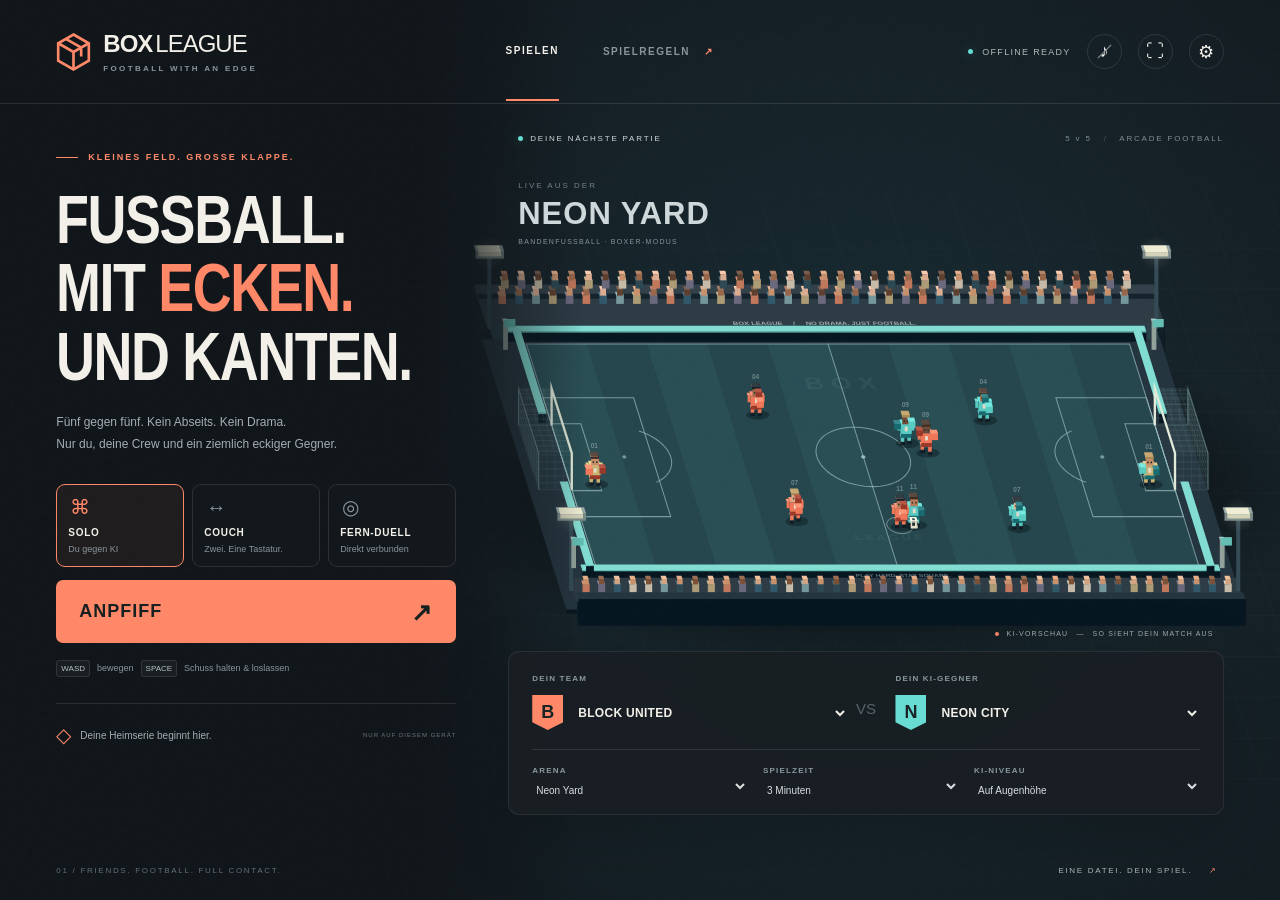
<file: websites/box-league/public/index.html>
<!doctype html>
<html lang="de">
<head>
<meta charset="UTF-8"><meta name="viewport" content="width=device-width,initial-scale=1,maximum-scale=1,viewport-fit=cover">
<meta name="referrer" content="no-referrer"><meta name="theme-color" content="#101519"><meta name="description" content="BOX LEAGUE — eigenständiger Arcade-Fußball im kantigen Boxer-Stil. Offline, Couch-Duell und direktes WebRTC-Fernspiel in einer Datei.">
<title>BOX LEAGUE — Fußball mit Kante.</title>
<style>.p2p-banner{border:1px solid #68dbd250;background:#68dbd20a;border-radius:9px;padding:15px;margin:18px 0;display:grid;gap:7px}.p2p-banner strong{font-size:11px;letter-spacing:1px;color:#68dbd2}.p2p-banner span{font-size:10px;color:#99b3b4}#onlineDialog{max-width:680px}#onlineDialog input[type=url]{width:100%;background:#11181d;border:1px solid #ffffff21;border-radius:7px;padding:13px;color:inherit;margin:10px 0 14px}#onlineDialog .network-tabs button{white-space:normal;line-height:1.5}#onlineDialog #createOffer{max-width:150px;white-space:normal}#serverConsent{overflow-wrap:anywhere}#roomNetwork .code-area{margin-top:14px}#roomNetwork h3{font-size:12px;letter-spacing:1px;margin-top:25px}#routeStatus{min-height:14px}:root{--bg:#101519;--panel:#1a2024;--ink:#f2f0e9;--muted:#8a959c;--line:rgba(255,255,255,.11);--accent:#ff8869;--away:#68dbd2;--font:Arial,Helvetica,sans-serif;--display:Impact,'Arial Narrow',Arial,sans-serif;color-scheme:dark}*{box-sizing:border-box}html,body{margin:0;min-height:100%;background:var(--bg);color:var(--ink);font:14px var(--font)}body{overflow-x:hidden}button,input,select,textarea{font:inherit}button,a,select,input,textarea{-webkit-tap-highlight-color:transparent}button{cursor:pointer;color:inherit;border:0;background:none}button:disabled{opacity:.4;cursor:not-allowed}button:hover:not(:disabled){filter:brightness(1.12)}button:focus-visible,a:focus-visible,input:focus-visible,textarea:focus-visible,select:focus-visible{outline:2px solid var(--accent);outline-offset:4px}button,select{touch-action:manipulation}select{color:var(--ink);background:transparent;max-width:100%;border:0;cursor:pointer}select option{background:#20272b;color:#fff}a{color:var(--accent)}[hidden]{display:none!important}#arena{position:fixed;inset:0;width:100%;height:100%;display:block;touch-action:none}body:not(.playing) #arena{pointer-events:none}.noise{position:fixed;inset:0;pointer-events:none;opacity:.025;z-index:2;background-image:url("data:image/svg+xml,%3Csvg viewBox='0 0 160 160' xmlns='http://www.w3.org/2000/svg'%3E%3Cfilter id='n'%3E%3CfeTurbulence type='fractalNoise' baseFrequency='.9' numOctaves='3' stitchTiles='stitch'/%3E%3C/filter%3E%3Crect width='100%25' height='100%25' opacity='.6' filter='url(%23n)'/%3E%3C/svg%3E")}#topbar{height:104px;padding:0 4.4%;position:relative;z-index:5;display:flex;align-items:center;justify-content:space-between;border-bottom:1px solid var(--line);gap:24px}.wordmark{display:flex;align-items:center;text-align:left;gap:12px;font-size:24px;font-weight:900;letter-spacing:-1px;padding:0}.brand-light{font-weight:400;margin-left:3px}.wordmark small{display:block;color:var(--muted);font-size:8px;font-weight:600;letter-spacing:2.35px;margin-top:6px}.brand-icon{color:var(--accent);width:35px;height:42px;display:block}.brand-icon svg{width:100%;height:100%}.topnav{display:flex;gap:38px;font-size:10px;letter-spacing:1.5px;font-weight:700}.topnav button{font-size:10px;letter-spacing:1.5px;color:var(--muted)}.topnav span span,.topnav button span{padding-left:10px;color:var(--accent)}.navactive{position:relative}.navactive:after{content:'';position:absolute;bottom:-43px;left:0;right:0;height:2px;background:var(--accent)}.header-right{display:flex;align-items:center;gap:16px}.offline-pill{font-size:9px;letter-spacing:1.3px;white-space:nowrap;color:#adbbb9;display:flex;gap:9px;align-items:center}.offline-pill i,.stage-label i{width:5px;height:5px;display:inline-block;border-radius:50%;background:var(--away);box-shadow:0 0 12px #68dbd26b}.iconbtn{border:1px solid var(--line);width:35px;height:35px;border-radius:50%;font-size:18px;position:relative;display:grid;place-items:center}.mute-slash{position:absolute;width:19px;height:1px;background:var(--muted);transform:rotate(-45deg)}body.sound-on .mute-slash{display:none}#lobby{position:relative;z-index:3;display:grid;grid-template-columns:37% 63%;padding:0 4.4%;min-height:calc(100svh - 104px)}.intro{padding-top:48px;padding-bottom:90px;align-self:start;z-index:3}.eyebrow{display:flex;align-items:center;gap:10px;color:var(--accent);font-size:9px;font-weight:700;letter-spacing:2px;margin-bottom:23px}.line{display:inline-block;width:22px;height:1px;background:var(--accent)}h1{font:clamp(50px,5.4vw,84px)/.99 var(--display);letter-spacing:-.4px;margin:0 0 22px;font-weight:400}h1 span{color:var(--accent)}.lead{font-size:12px;line-height:1.8;color:#a5aeb3;margin-bottom:29px}.mode-select{display:flex;gap:8px;margin:20px 0 13px;width:min(400px,94%)}.mode{border:1px solid var(--line);border-radius:9px;padding:13px 6px 12px;flex:1;text-align:left;min-width:0;background:rgba(20,26,30,.8);transition:.2s}.mode-symbol{display:block;font-size:20px;margin:0 0 11px 7px;line-height:18px;color:var(--muted)}.mode strong,.mode small{display:block;margin:0 5px;white-space:nowrap}.mode strong{font-size:10px;letter-spacing:.7px;margin-bottom:6px}.mode small{font-size:9px;color:var(--muted)}.mode.selected{border-color:var(--accent);background:#ff886910}.mode.selected .mode-symbol{color:var(--accent)}.cta{width:min(400px,94%);display:flex;align-items:center;justify-content:space-between;background:var(--accent);color:#172021;font-size:18px;letter-spacing:1px;font-weight:900;padding:21px 23px;border-radius:7px;transition:transform .18s,filter .18s}.cta:hover:not(:disabled){transform:translateY(-2px)}.cta>span:last-child{font-size:25px;line-height:18px}.quicknote{width:min(400px,94%);font-size:9px;color:var(--muted);display:flex;align-items:center;gap:7px;margin-top:17px;line-height:1.5}.key-mini,kbd{background:#ffffff09;border:1px solid #ffffff1b;padding:3px 4px;border-radius:3px;font:8px var(--font);color:#bac3c7;white-space:nowrap}.local-record{border-top:1px solid var(--line);margin-top:26px;padding-top:19px;width:min(400px,94%);display:flex;align-items:center;gap:9px;flex-wrap:wrap;font-size:10px;color:#a4aeb3}.record-icon{font-size:20px;color:var(--accent)}.local-label{font-size:6px;letter-spacing:1px;margin-left:auto;color:#6c787e}.stage{position:relative;min-width:0;display:flex;flex-direction:column;padding-top:30px;align-self:stretch}.stage-top{display:flex;justify-content:space-between;gap:12px;font-size:8px;letter-spacing:1.8px;color:#7e8e95;padding-left:30px}.stage-label{display:flex;align-items:center;gap:7px;color:#d1d8da}.stage-detail span{padding:0 8px;color:#4a5960}.arena-tag{margin-top:38px;margin-left:30px;display:flex;flex-direction:column;gap:6px;pointer-events:none}.tiny{font-size:8px;letter-spacing:2px;color:#718087}.arena-tag strong{font:31px var(--display);letter-spacing:1px;color:#ced7d9}.tag-rule{font-size:7px;letter-spacing:1.3px;color:#85949b}.preview-note{margin-top:auto;text-align:right;margin-right:10px;font-size:7px;letter-spacing:1.2px;color:#a2b0b6;display:flex;justify-content:flex-end;gap:8px;align-items:center;padding-bottom:14px;padding-top:240px}.preview-dot{width:4px;height:4px;border-radius:50%;background:var(--accent)}.match-panel{background:#191f23eb;backdrop-filter:blur(16px);border:1px solid #ffffff13;border-radius:11px;display:grid;grid-template-columns:1fr 35px 1fr;padding:22px 23px 17px;margin:0 0 85px 20px;box-shadow:0 18px 70px #0003}.fieldlabel{font-size:8px;color:#8a999f;letter-spacing:1.2px;display:block;font-weight:700}.teamrow{display:flex;align-items:center;gap:11px;margin-top:12px}.teamrow select{font-size:12px;letter-spacing:.3px;font-weight:800;width:100%;padding-right:8px}.crest{color:#1a2426;background:var(--accent);width:31px;height:35px;display:grid;place-items:center;font-size:18px;font-weight:900;flex-shrink:0;clip-path:polygon(0 0,100% 0,100% 78%,50% 100%,0 78%)}.away .crest{background:var(--away)}.versus{align-self:center;justify-self:center;color:#56636b;font:15px var(--display);padding-top:12px}.away{padding-left:12px}.match-options{grid-column:1/-1;display:grid;grid-template-columns:1.1fr 1fr 1.15fr;gap:15px;border-top:1px solid var(--line);padding-top:16px;margin-top:19px}.match-options select{font-size:10px;padding:9px 0 0;width:100%;color:#d9dfdf}.lobby-footer{position:absolute;bottom:24px;left:4.4%;right:4.4%;display:flex;justify-content:space-between;align-items:center;color:#627078;font-size:8px;letter-spacing:1.7px}.lobby-footer button{font-size:8px;letter-spacing:1.7px;color:#aab5b8}.lobby-footer button span{color:var(--accent);margin-left:13px}
body.playing{height:100svh;overflow:hidden}body.playing #topbar{height:74px;border:0;pointer-events:none;padding:0 25px}body.playing .wordmark{font-size:17px}body.playing .wordmark small,body.playing .topnav,body.playing .offline-pill{display:none}body.playing .brand-icon{width:24px;height:28px}body.playing .header-right{gap:8px;pointer-events:auto}body.playing .wordmark{pointer-events:auto}#gameUI{position:fixed;inset:0;pointer-events:none;z-index:4}.scoreboard{position:absolute;left:50%;top:19px;transform:translateX(-50%);display:flex;align-items:center;height:64px;gap:18px;background:#151d23ef;border:1px solid #ffffff12;padding:0 24px;border-radius:10px;box-shadow:0 10px 30px #0003;min-width:338px}.scoreteam{font-size:11px;letter-spacing:1.4px;font-weight:800;display:flex;align-items:center;gap:9px;flex:1;white-space:nowrap}.scoreteam.right{justify-content:flex-end}.team-dot{height:16px;width:5px;border-radius:2px;background:var(--accent)}.scorecenter{text-align:center;align-self:stretch;min-width:78px;padding-top:3px}.scores{font:31px var(--display);display:flex;gap:13px;justify-content:center;align-items:center}.scores b{font-weight:400}.scores span{font-size:16px;color:#5b6a72}#clock{font:9px monospace;letter-spacing:2px;color:var(--accent);margin-top:2px}.game-status{position:absolute;top:98px;left:50%;transform:translateX(-50%);display:flex;gap:12px;white-space:nowrap;font-size:8px;letter-spacing:1.4px;color:#91a0a6}#netLatency{color:var(--away)}.pause-btn{pointer-events:auto;position:absolute;top:97px;right:27px;display:flex;gap:9px;align-items:center;font-size:17px;color:#b5c1c4}.pause-btn span{font-size:8px;letter-spacing:1.5px}.player-hud{position:absolute;bottom:62px;display:flex;gap:13px;align-items:center;background:#121a20e8;padding:13px 16px;border:1px solid #ffffff13;border-radius:7px;min-width:235px}.home-hud{left:26px}.away-hud{right:26px;text-align:right}.hud-index{font:35px var(--display);color:var(--accent)}.away-hud .hud-index{color:var(--away)}.player-hud strong{font-size:12px;letter-spacing:1.3px;display:block;margin:6px 0 9px}.player-hud .fieldlabel{font-size:7px}.stamina{height:3px;background:#ffffff16;min-width:105px;border-radius:3px;overflow:hidden}.stamina i{display:block;width:100%;height:100%;background:var(--accent);transition:width .1s}.away-hud .stamina i{background:var(--away)}.attackdir{font-size:6px;letter-spacing:1px;color:#a2b1b7;writing-mode:vertical-rl;margin-left:9px}.game-hint{position:absolute;bottom:22px;left:50%;transform:translateX(-50%);display:flex;gap:20px;font-size:7px;letter-spacing:.5px;color:#81919a;white-space:nowrap}.game-hint span{display:flex;align-items:center;gap:5px}.game-hint kbd{font-size:7px}#centerCallout{position:absolute;top:38%;left:50%;transform:translate(-50%,-50%);text-align:center;font:100px/.9 var(--display);letter-spacing:2px;text-shadow:0 5px 30px #0009;color:var(--ink);pointer-events:none;white-space:nowrap}#centerCallout small{display:block;font:9px var(--font);letter-spacing:4px;color:#d3dddd;margin-top:16px}#goalRibbon{position:absolute;top:calc(38% + 94px);left:50%;transform:translateX(-50%);background:var(--accent);color:#172023;font-size:9px;letter-spacing:2px;padding:10px 18px;border-radius:3px}.toast{position:fixed;bottom:28px;left:50%;transform:translate(-50%,30px);background:#f0efe5;color:#142024;padding:13px 20px;z-index:50;border-radius:6px;box-shadow:0 10px 40px #0005;font-size:12px;opacity:0;transition:.2s;pointer-events:none;max-width:min(560px,90vw);text-align:center}.toast.show{opacity:1;transform:translate(-50%,0)}
dialog{background:#1b2227;color:var(--ink);border:1px solid #ffffff1c;border-radius:15px;padding:36px;width:min(650px,calc(100% - 32px));max-height:calc(100svh - 40px);overflow:auto;box-shadow:0 35px 140px #000a;overscroll-behavior:contain}dialog::backdrop{background:#080d12b8;backdrop-filter:blur(12px)}dialog .eyebrow{margin-bottom:17px}h2{font:48px/.97 var(--display);letter-spacing:.2px;margin:0 0 20px;font-weight:400}dialog p{font-size:12px;color:#aab6bd;line-height:1.8}h3{font-size:9px;letter-spacing:1.7px;color:var(--accent);margin:0 0 16px}.dialog-close{position:absolute;top:16px;right:18px;width:28px;height:28px;font-size:27px;color:#a5b1b9}.control-grid{display:grid;grid-template-columns:1fr 1fr;gap:25px;padding:24px 0;border-block:1px solid var(--line);margin:24px 0}.control-grid dl{display:grid;grid-template-columns:1fr auto;gap:15px 8px;font-size:10px;margin:0;align-items:center}.control-grid dd{margin:0;text-align:right}.control-grid dt{color:#a7b5bd;line-height:1.5}.control-grid kbd{font-size:8px}.tipbox{background:#ffffff04;border-left:2px solid var(--accent);padding:15px 18px;margin:22px 0}.tipbox strong{font-size:11px}.tipbox p{margin:7px 0 0;font-size:11px}.rule-grid{display:grid;grid-template-columns:1fr 1fr;gap:20px}.rule-grid strong{font-size:11px}.rule-grid p{font-size:10px;line-height:1.7}.cta.compact{width:100%;padding:18px 21px;font-size:14px;margin-top:20px}.fineprint{font-size:10px!important;line-height:1.75;color:#85969e!important}.setting-row{display:flex;align-items:center;justify-content:space-between;gap:20px;border-bottom:1px solid var(--line);padding:17px 0}.setting-row strong{font-size:13px}.setting-row p{font-size:11px;margin:8px 0 0}.setting-row input[type=checkbox]{appearance:none;flex-shrink:0;width:42px;height:25px;border-radius:20px;background:#44525a;position:relative;cursor:pointer}.setting-row input:after{content:'';position:absolute;top:4px;left:4px;width:17px;height:17px;border-radius:50%;background:#dbe6e6;transition:.15s}.setting-row input:checked{background:var(--accent)}.setting-row input:checked:after{left:21px;background:#152129}.subtle-btn{border:1px solid #ffffff24;background:#ffffff05;padding:13px 17px;font-size:10px;letter-spacing:.8px;border-radius:5px;margin:10px 0}.full{width:100%}.text-btn{display:block;padding:15px 0;margin:10px auto 0;font-size:10px;letter-spacing:1px;color:#a8b6bd}.network-tabs{display:flex;border-bottom:1px solid var(--line);margin:25px 0 20px;gap:23px}.network-tabs button{font-size:10px;letter-spacing:1.3px;color:#889aa4;padding:0 0 14px;border-bottom:2px solid transparent}.network-tabs button.selected{color:var(--accent);border-bottom-color:var(--accent)}.step{display:flex;align-items:center;gap:14px;margin:18px 0}.step>b{width:26px;height:26px;flex-shrink:0;display:grid;place-items:center;border:1px solid #ffffff24;border-radius:50%;font-size:10px;color:var(--accent)}.step strong{font-size:12px}.step p{font-size:10px;margin:4px 0 0;line-height:1.6}.step>div{flex:1}.small-primary{background:var(--accent);color:#162126;font-size:9px;font-weight:900;letter-spacing:.7px;padding:12px 14px;border-radius:4px}.code-area{position:relative;margin:10px 0 22px}.code-area textarea,.codeinput{display:block;resize:vertical;width:100%;min-height:82px;max-height:220px;background:#10181e;border:1px solid #34424b;border-radius:5px;color:#c1d0d5;font:10px/1.5 monospace;padding:13px;word-break:break-all;overflow-wrap:anywhere}.code-area textarea{padding-bottom:38px}.codeinput{margin:10px 0}.copy-btn{position:absolute;right:8px;bottom:7px;background:#303c43;color:#c7d5d8;font-size:8px;letter-spacing:1px;padding:7px 10px;border-radius:3px}.network-status{display:flex;gap:10px;align-items:center;background:#10181e;padding:14px;font-size:11px;line-height:1.6;border-radius:5px;color:#a2b4ba}.network-status i{width:6px;height:6px;background:#9baab0;border-radius:50%;flex-shrink:0}.network-status.ok{color:var(--away)}.network-status.ok i{background:var(--away);box-shadow:0 0 12px #68dbd2aa}.network-status.error{color:#ffa28e}.network-status.error i{background:var(--accent)}.network-details{font-size:11px;color:#9fafb7;margin-top:22px;border-top:1px solid var(--line);padding-top:20px}.network-details summary{cursor:pointer;line-height:1.5}.network-details p{font-size:10px}.checkline{display:flex;align-items:center;gap:8px;margin:18px 0;font-size:11px}.checkline input{accent-color:var(--accent)}.network-details input:not([type=checkbox]){display:block;width:100%;padding:11px 12px;color:#e2ebeb;background:#10181e;border:1px solid #39474f;border-radius:4px;font-size:11px;margin:10px 0}.turn-row{display:flex;gap:10px}.turn-row input{min-width:0}#pauseDialog{width:min(430px,calc(100% - 32px));text-align:center}#pauseDialog .eyebrow{justify-content:center}#resultDialog{text-align:center}#resultDialog .eyebrow{justify-content:center}.result-score{display:flex;align-items:center;justify-content:space-between;gap:13px;border-block:1px solid var(--line);padding:20px 0}.result-score span{font-size:9px;letter-spacing:1px;max-width:110px}.result-score b{font:56px var(--display);white-space:nowrap;color:var(--accent);font-weight:400}.stat-rows{padding:15px 0}.stat-row{display:grid;grid-template-columns:1fr 2fr 1fr;padding:10px;font-size:12px}.stat-row span{font-size:9px;letter-spacing:1px;color:#8fa0aa}.stat-row b{font-weight:500}.noscript{position:fixed;inset:0;z-index:99;background:#101519;display:grid;place-items:center;padding:30px}
#touchControls{display:none;position:absolute;inset:0;pointer-events:none}body.touch.playing #touchControls{display:block}#joystick{position:absolute;left:max(24px,env(safe-area-inset-left));bottom:max(26px,env(safe-area-inset-bottom));width:124px;height:124px;border:1px solid #d5e6ec35;background:#19252c8a;border-radius:50%;pointer-events:auto;touch-action:none}.joy-ring{position:absolute;inset:17px;border:1px dashed #d5e6ec26;border-radius:50%}#joyKnob{position:absolute;width:49px;height:49px;left:37px;top:37px;border-radius:50%;background:#a9c0cb40;border:1px solid #d5e6ec66;pointer-events:none}#joystick small{position:absolute;bottom:-17px;left:0;right:0;text-align:center;color:#91a6af;font-size:6px;letter-spacing:1.2px}.touch-actions{position:absolute;right:max(22px,env(safe-area-inset-right));bottom:max(25px,env(safe-area-inset-bottom));display:grid;grid-template-columns:52px 68px;gap:10px;align-items:center}.touch-actions button{pointer-events:auto;touch-action:none;user-select:none;-webkit-user-select:none;border:1px solid #ffffff35;border-radius:50%;display:flex;align-items:center;justify-content:center;flex-direction:column;gap:5px;font-size:20px;background:#19252cab;width:52px;height:52px}.touch-actions small{font-size:6px;letter-spacing:.7px}.touch-actions .touch-shoot{background:var(--accent);border-color:var(--accent);color:#17242b;width:68px;height:68px;grid-column:2;grid-row:1 / span 2}.touch-actions .tackle{grid-column:2;grid-row:3;justify-self:center;background:#35515d80}.touch-actions button.pressed{transform:scale(.93);filter:brightness(1.5)}body.touch .game-hint{display:none}body.touch .player-hud{bottom:195px;min-width:174px;padding:10px}body.touch .attackdir{display:none}
@media(min-width:1500px){.intro{padding-top:70px}.stage{padding-top:45px}.preview-note{padding-top:330px}.match-panel{margin-bottom:100px}.lead{font-size:14px}.mode-select,.cta,.quicknote,.local-record{width:420px}.mode{padding:15px 9px}.mode strong{font-size:11px}.mode small{font-size:10px}}
@media(max-height:790px) and (min-width:981px){#topbar{height:82px}.navactive:after{bottom:-33px}#lobby{min-height:calc(100svh - 82px)}.intro{padding-top:34px}h1{font-size:clamp(45px,4.7vw,70px)}.eyebrow{margin-bottom:18px}.lead{margin-bottom:20px;font-size:11px}.mode{padding-top:10px;padding-bottom:10px}.mode-symbol{margin-bottom:7px}.cta{padding:17px 23px}.local-record{margin-top:20px}.stage{padding-top:25px}.arena-tag{margin-top:24px}.preview-note{padding-top:210px}.match-panel{margin-bottom:74px;padding:18px}.match-options{margin-top:17px}.lobby-footer{bottom:22px}}
@media(max-width:1100px){.topnav{gap:20px}.header-right{gap:10px}.offline-pill{display:none}#lobby{grid-template-columns:40% 60%}h1{font-size:60px}.stage-top{padding-left:17px;font-size:7px}.stage-detail{display:none}.match-panel{margin-left:10px;padding:18px 16px}.teamrow{gap:8px}.teamrow select{font-size:10px}.fieldlabel{font-size:7px}.match-options{gap:10px}.mode-select{gap:5px}.mode strong{font-size:9px}.mode small{font-size:8px}.quicknote{font-size:8px;gap:5px}.local-label{display:none}.game-hint{gap:13px}}
@media(max-width:800px){#topbar{height:80px;padding:0 6%}.wordmark{font-size:20px}.brand-icon{width:28px}.wordmark small{font-size:6px}.topnav{display:none}.header-right{gap:8px}.iconbtn{width:31px;height:31px}#lobby{display:flex;flex-direction:column;padding:0 6%;min-height:calc(100svh - 80px)}.intro{padding-top:34px;padding-bottom:0;width:100%}h1{font-size:clamp(55px,11.5vw,86px);line-height:.97;margin-bottom:20px}.eyebrow{font-size:8px}.lead{font-size:12px;margin-bottom:22px}.mode-select,.cta,.quicknote,.local-record{width:100%;max-width:unset}.mode{padding:13px 12px}.mode strong{font-size:10px}.mode small{font-size:9px}.cta{padding:20px 22px}.quicknote{font-size:9px;justify-content:center}.local-record{display:none}.stage{padding-top:35px;min-height:500px;width:100%}.stage-top{padding:0}.arena-tag{margin:25px 0 0}.arena-tag strong{font-size:27px}.preview-note{padding-top:195px;font-size:6px;padding-bottom:14px}.match-panel{margin:0 0 85px;padding:19px}.teamrow select{font-size:11px}.match-options select{font-size:10px}.fieldlabel{font-size:8px}.lobby-footer{font-size:6px;gap:10px;line-height:1.6}.lobby-footer button{font-size:6px;line-height:1.6;text-align:right}.lobby-footer button span{margin-left:2px}body.playing #topbar{height:54px;padding:0 15px}body.playing .wordmark{font-size:13px}body.playing .wordmark .brand-icon{width:20px;height:24px;margin-right:-5px}body.playing .header-right{gap:7px}body.playing .header-right .iconbtn{width:28px;height:28px;font-size:16px}body.playing #fullBtn{display:none}.scoreboard{top:60px;min-width:292px;height:56px;padding:0 18px;gap:12px}.scores{font-size:28px}.scoreteam{font-size:9px;letter-spacing:1px}.game-status{top:128px;font-size:7px}.pause-btn{top:148px;right:20px}.player-hud{bottom:54px;min-width:163px;padding:10px;gap:8px}.home-hud{left:16px}.away-hud{right:16px}.hud-index{font-size:27px}.player-hud strong{font-size:9px}.player-hud .fieldlabel{font-size:6px}.stamina{min-width:95px}.attackdir{display:none}.game-hint{bottom:20px;gap:9px}.game-hint span{font-size:0;gap:0}.game-hint kbd{font-size:8px}#centerCallout{font-size:75px;top:40%}#centerCallout small{font-size:7px;letter-spacing:2px}.away-hud{min-width:150px}body.touch .away-hud{min-width:150px}dialog{padding:29px 23px}h2{font-size:42px}.step{gap:10px}.step .small-primary{padding:11px 9px;font-size:8px}.control-grid{gap:18px}.control-grid dt{font-size:9px}.control-grid dd kbd{font-size:7px}.rule-grid{gap:15px}.scoreboard .team-dot{height:14px;width:4px}}
@media(max-width:420px){.header-right{gap:6px}#topbar{padding:0 5%}#lobby{padding:0 5%}.mode{padding:12px 7px}.lead{font-size:11px}.quicknote{font-size:8px}.match-panel{padding:16px 13px}.teamrow{gap:6px}.teamrow select{font-size:9px}.crest{width:26px;height:30px}.versus{font-size:12px}.match-options{gap:6px}.match-options select{font-size:9px}.control-grid{grid-template-columns:1fr}.control-grid>div{padding-bottom:10px}.control-grid dt{font-size:11px}.control-grid dd kbd{font-size:9px}.player-hud{min-width:140px!important}.player-hud .fieldlabel{max-width:106px;white-space:nowrap;overflow:hidden;text-overflow:ellipsis}.stamina{min-width:88px}.home-hud{left:12px}.away-hud{right:12px}.player-hud strong{font-size:8px}#joystick{left:22px;width:112px;height:112px}#joyKnob{left:31px;top:31px}.touch-actions{right:20px}.game-status{font-size:6px}}
@media(max-height:540px) and (orientation:landscape){body.playing #topbar{height:48px}.scoreboard{top:9px;height:51px;min-width:280px}.game-status{top:69px}.pause-btn{top:69px}.scores{font-size:26px}#clock{font-size:8px}.player-hud{bottom:19px;min-width:150px;padding:8px}.player-hud strong{margin:4px 0 6px}.game-hint{display:none}body.touch .player-hud{bottom:auto;top:85px;min-width:140px;padding:7px}.player-hud .hud-index{font-size:25px}body.touch #joystick{width:100px;height:100px;bottom:23px;left:20px}body.touch #joyKnob{left:25px;top:25px}.touch-actions{bottom:14px;right:18px;grid-template-columns:43px 59px;gap:7px}.touch-actions button{width:43px;height:43px;font-size:16px}.touch-actions .touch-shoot{width:59px;height:59px}.touch-actions small{font-size:5px}.away-hud{right:16px}#centerCallout{top:44%;font-size:72px}#goalRibbon{top:calc(44% + 64px)}}
@media(prefers-reduced-motion:reduce){*{scroll-behavior:auto!important;transition:none!important}.noise{display:none}}

/* Deliberately condensed display typography, with no external font dependency. */
h1{font-weight:900;white-space:nowrap;width:128%;transform:scaleX(.78);transform-origin:left center;letter-spacing:-1.8px}h2{font-weight:900;letter-spacing:-1.2px}.arena-tag strong{font-weight:800}.scores,.result-score b,.hud-index{font-weight:800}#centerCallout{font-weight:900;letter-spacing:-2px}.playing #arena,.playing #gameUI{-webkit-user-select:none;user-select:none}
</style>
</head>
<body>
<canvas id="arena" aria-label="Spielfeld: BOX LEAGUE, Arcade-Fußball im Boxer-Stil"></canvas>
<div class="noise" aria-hidden="true"></div>
<header id="topbar">
<button class="wordmark" id="brand" aria-label="Zur Lobby"><span class="brand-icon"><svg viewBox="0 0 32 36" fill="none"><path d="M16 2 30 10v16l-14 8L2 26V10Z" stroke="currentColor" stroke-width="2.4"/><path d="m2 10 14 8 14-8M16 18v16M9 6l14 8v8" stroke="currentColor" stroke-width="2.4"/></svg></span><span>BOX<span class="brand-light">LEAGUE</span><small>FOOTBALL WITH AN EDGE</small></span></button>
<nav class="topnav"><span class="navactive">SPIELEN</span><button data-open="helpDialog">SPIELREGELN <span>↗</span></button></nav>
<div class="header-right"><span class="offline-pill" id="connectionPill"><i></i> OFFLINE READY</span><button class="iconbtn" id="soundBtn" title="Sound ein-/ausschalten" aria-label="Sound einschalten">♪<span class="mute-slash"></span></button><button class="iconbtn" id="fullBtn" title="Vollbild" aria-label="Vollbild">⛶</button><button class="iconbtn" data-open="settingsDialog" title="Einstellungen" aria-label="Einstellungen">⚙</button></div>
</header>
<main id="lobby">
<section class="intro">
<div class="eyebrow"><span class="line"></span> KLEINES FELD. GROSSE KLAPPE.</div>
<h1>FUSSBALL.<br>MIT <span>ECKEN.</span><br>UND KANTEN.</h1>
<p class="lead">Fünf gegen fünf. Kein Abseits. Kein Drama.<br>Nur du, deine Crew und ein ziemlich eckiger Gegner.</p>
<div class="mode-select" aria-label="Spielmodus">
<button class="mode selected" data-mode="solo"><span class="mode-symbol">⌘</span><strong>SOLO</strong><small>Du gegen KI</small></button>
<button class="mode" data-mode="couch"><span class="mode-symbol">↔</span><strong>COUCH</strong><small>Zwei. Eine Tastatur.</small></button>
<button class="mode" data-mode="online"><span class="mode-symbol">◎</span><strong>FERN-DUELL</strong><small>Direkt verbunden</small></button>
</div>
<button class="cta" id="playBtn"><span id="playLabel">ANPFIFF</span><span>↗</span></button>
<div class="quicknote" id="quicknote"><span class="key-mini">WASD</span> bewegen <span class="key-mini">SPACE</span> Schuss halten & loslassen</div>
<div class="local-record"><span class="record-icon">◇</span><span id="recordText">Deine Heimserie beginnt hier.</span><span class="local-label">NUR AUF DIESEM GERÄT</span></div>
</section>
<section class="stage" aria-label="Match-Vorschau">
<div class="stage-top"><span class="stage-label"><i></i> DEINE NÄCHSTE PARTIE</span><span class="stage-detail">5 v 5 <span>/</span> ARCADE FOOTBALL</span></div>
<div class="arena-tag"><span class="tiny">LIVE AUS DER</span><strong id="arenaTitle">NEON YARD</strong><span class="tag-rule">BANDENFUSSBALL · BOXER-MODUS</span></div>
<div class="preview-note"><span class="preview-dot"></span> KI-VORSCHAU <span>—</span> SO SIEHT DEIN MATCH AUS</div>
<div class="match-panel">
<div class="team-select home"><span class="fieldlabel">DEIN TEAM</span><div class="teamrow"><span class="crest" id="homeCrest">B</span><select id="homeTeam" aria-label="Heimteam"><option value="0">BLOCK UNITED</option><option value="1">NEON CITY</option><option value="2">BETON 04</option><option value="3">GOLD RUSH</option></select></div></div>
<div class="versus">VS</div>
<div class="team-select away"><span class="fieldlabel" id="opponentLabel">DEIN GEGNER</span><div class="teamrow"><span class="crest" id="awayCrest">N</span><select id="awayTeam" aria-label="Auswärtsteam"><option value="1">NEON CITY</option><option value="0">BLOCK UNITED</option><option value="2">BETON 04</option><option value="3">GOLD RUSH</option></select></div></div>
<div class="match-options"><label><span class="fieldlabel">ARENA</span><select id="arenaSelect"><option value="neon">Neon Yard</option><option value="roof">Sunset Rooftop</option><option value="classic">The Greenhouse</option></select></label><label><span class="fieldlabel">SPIELZEIT</span><select id="duration"><option value="120">2 Minuten</option><option value="180" selected>3 Minuten</option><option value="300">5 Minuten</option><option value="0">First to 5</option></select></label><label><span class="fieldlabel">KI-NIVEAU</span><select id="difficulty"><option value="easy">Entspannt</option><option value="normal" selected>Auf Augenhöhe</option><option value="hard">Volle Kante</option></select></label></div>
</div>
</section>
<footer class="lobby-footer"><span>01 / FRIENDS. FOOTBALL. FULL CONTACT.</span><button data-open="aboutDialog">EINE DATEI. DEIN SPIEL. <span>↗</span></button></footer>
</main>
<section id="gameUI" hidden>
<div class="scoreboard"><div class="scoreteam left"><span class="team-dot" id="hudHomeDot"></span><span id="hudHome">BLOCK</span></div><div class="scorecenter"><div class="scores"><b id="scoreHome">0</b><span>:</span><b id="scoreAway">0</b></div><div id="clock">03:00</div></div><div class="scoreteam right"><span id="hudAway">NEON</span><span class="team-dot" id="hudAwayDot"></span></div></div>
<div class="game-status"><span id="modeBadge">SOLO · 5 V 5</span><span id="netLatency"></span></div>
<button class="pause-btn" id="pauseBtn" aria-label="Spiel pausieren">Ⅱ <span>PAUSE</span></button>
<div id="centerCallout" aria-live="polite"></div>
<div id="goalRibbon" hidden><span id="goalScorer"></span></div>
<div class="player-hud home-hud"><span class="hud-index" id="activeNum">09</span><div><span class="fieldlabel" id="localRole">DU · BLOCK UNITED</span><strong id="activeName">CAPTAIN</strong><div class="stamina"><i id="staminaFill"></i></div></div><span class="attackdir" id="attackDir">ANGRIFF →</span></div>
<div class="player-hud away-hud"><div><span class="fieldlabel" id="awayRole">KI · NEON CITY</span><strong id="awayName">RIVAL</strong><div class="stamina"><i id="awayStamina"></i></div></div><span class="hud-index" id="awayNum">09</span></div>
<div class="game-hint" id="gameHint"><span><kbd>WASD</kbd> BEWEGEN</span><span><kbd>SPACE</kbd> SCHUSS</span><span><kbd>E</kbd> PASS</span><span><kbd>Q</kbd> WECHSEL</span><span><kbd>F</kbd> BOX-TACKLE</span><span><kbd>⇧</kbd> SPRINT</span></div>
<div id="touchControls"><div id="joystick" aria-label="Bewegungs-Joystick"><span class="joy-ring"></span><span id="joyKnob"></span><small>MOVE / SPRINT</small></div><div class="touch-actions"><button data-touch="switch" class="touch-small">↺<small>WECHSEL</small></button><button data-touch="pass" class="touch-small">↗<small>PASS</small></button><button data-touch="tackle" class="touch-small tackle">✦<small>BOX</small></button><button data-touch="shoot" class="touch-shoot">●<small>SCHUSS</small></button></div></div>
</section>
<div class="toast" id="toast" role="status"></div>
<dialog id="helpDialog"><button class="dialog-close" data-close aria-label="Schließen">×</button><div class="eyebrow">DIE BASICS</div><h2>GUTE FÜSSE.<br>SCHNELLE FÄUSTE.</h2><p>Vier Feldspieler und ein automatischer Torwart pro Team. Du steuerst den markierten Spieler. Deine Crew läuft mit. Tore zählen, die Bande spielt mit.</p><div class="control-grid"><div><h3>SPIELER 1 / ONLINE</h3><dl><dt>Bewegen</dt><dd><kbd>W A S D</kbd></dd><dt>Schuss laden → loslassen</dt><dd><kbd>SPACE</kbd></dd><dt>Pass + Empfänger übernehmen</dt><dd><kbd>E</kbd></dd><dt>Spieler wechseln</dt><dd><kbd>Q</kbd></dd><dt>Box-Tackle</dt><dd><kbd>F</kbd></dd><dt>Sprint</dt><dd><kbd>SHIFT links</kbd></dd></dl></div><div><h3>SPIELER 2 / COUCH</h3><dl><dt>Bewegen</dt><dd><kbd>↑ ← ↓ →</kbd></dd><dt>Schuss laden → loslassen</dt><dd><kbd>K</kbd></dd><dt>Pass + Empfänger übernehmen</dt><dd><kbd>J</kbd></dd><dt>Spieler wechseln</dt><dd><kbd>L</kbd></dd><dt>Box-Tackle</dt><dd><kbd>O</kbd></dd><dt>Sprint</dt><dd><kbd>SHIFT rechts</kbd></dd></dl></div></div><div class="tipbox"><strong>Trackpad / Maus</strong><p>Auf dem Spielfeld klicken, halten und aufs Ziel zeigen. Loslassen schießt genau dorthin. Ohne Mausklick hilft die Zielautomatik Richtung gegnerisches Tor; mit ↑/↓ bzw. W/S bestimmst du die Ecke.</p></div><div class="rule-grid"><div><strong>Voller Kontakt</strong><p>Fäuste schubsen Gegner kurz weg und lösen den Ball. Kein Blut, keine Karten. Abstand und Ausdauer entscheiden.</p></div><div><strong>Keine Unterbrechung</strong><p>Kein Abseits und kein Aus. Bei Gleichstand nach Ablauf der Zeit entscheidet das nächste Tor. „First to 5“ endet beim fünften Tor.</p></div><div><strong>Mobil</strong><p>Joystick links, Aktionen rechts. Joystick weit auslenken zum Sprinten. Für mehr Übersicht im Querformat spielen.</p></div><div><strong>Immer die Ruhe</strong><p><kbd>ESC</kbd> oder <kbd>P</kbd> pausiert. Eine Pause im Online-Spiel gilt für beide. Manche Tastaturen begrenzen gleichzeitige Tastendrücke.</p></div></div><button class="cta compact" data-close>AB AUFS FELD <span>↗</span></button></dialog>
<dialog id="settingsDialog"><button class="dialog-close" data-close aria-label="Schließen">×</button><div class="eyebrow">DEIN SETUP</div><h2>FEINTUNING.</h2><div class="setting-row"><div><strong>Stadion-Sound</strong><p>Synthetische Kicks, Jubel und Spielsignale.</p></div><input type="checkbox" id="soundToggle" aria-label="Stadion-Sound"></div><div class="setting-row"><div><strong>Kamerawackeln</strong><p>Etwas mehr Wucht bei Toren und Tackles.</p></div><input type="checkbox" id="shakeToggle" checked aria-label="Kamerawackeln"></div><div class="setting-row"><div><strong>Spielernummern</strong><p>Nummern über allen Figuren anzeigen.</p></div><input type="checkbox" id="numbersToggle" checked aria-label="Spielernummern"></div><div class="setting-row"><div><strong>Mobile Steuerung</strong><p>Touch-Buttons auch am Computer einblenden.</p></div><input type="checkbox" id="touchToggle" aria-label="Mobile Steuerung"></div><p class="fineprint">Einstellungen und Match-Ergebnisse bleiben lokal in diesem Browser, soweit dieser Speicherung zulässt. Keine Accounts, kein Tracking.</p><button class="subtle-btn" id="resetRecord">Lokale Match-Statistik löschen</button></dialog>
<dialog id="onlineDialog"><button class="dialog-close" data-close aria-label="Schließen">×</button><div class="eyebrow">GETRENNT. ZUSAMMEN.</div><h2>DEIN SOFA.<br>SEIN SOFA.</h2><p>Öffentliche Spielseite. Privates Duell. Das Match läuft zwischen euren Browsern — ohne zentralen Spielserver, Konto oder Installation.</p>
<div class="p2p-banner"><strong>DEIN FREUND. DEIN HOST. DEIN SPIEL.</strong><span>2 Spieler · native WebRTC-Datenkanäle · lokal weiter spielbar</span></div>
<div class="network-tabs"><button class="selected" id="directMode">DIREKT · OHNE RAUMSERVER</button><button id="roomMode">EIGENER RAUMSERVER</button></div>
<details class="network-details"><summary>Öffentliche Spieladresse für Einladungslinks</summary><p>Bei einer Website automatisch ausgefüllt. Aus einer lokalen HTML-Datei wird ein teilbarer Code, kein unbrauchbarer file://-Link. Hier kannst du eine bereits veröffentlichte Spieladresse eintragen.</p><input id="publicURL" type="url" aria-label="Öffentliche Spieladresse" placeholder="https://deine-spielseite.example/" autocomplete="off"></details>
<div id="directNetwork"><p class="fineprint">Maximal unabhängig: Einladungslink teilen, Antwortcode einmal zurückschicken. Ohne Signalisierungsdienst. Nur der Netzwerkpfad kann STUN oder TURN erfordern.</p><div class="network-tabs"><button class="selected" id="hostTab">01 · EINLADEN</button><button id="joinTab">02 · BEITRETEN</button></div>
<div id="hostPane"><div class="step"><b>1</b><div><strong>Einladung erstellen</strong><p>Du bist Heimteam und bestimmst die Match-Einstellungen.</p></div><button class="small-primary" id="createOffer">EINLADUNG ERSTELLEN</button></div><label class="fieldlabel" for="offerOut">DEIN EINLADUNGSLINK / CODE → PRIVAT TEILEN</label><div class="code-area"><textarea id="offerOut" readonly placeholder="Hier erscheint dein persönlicher Verbindungscode." spellcheck="false"></textarea><button data-copy="offerOut" class="copy-btn">KOPIEREN</button></div><button class="subtle-btn full" data-share="offerOut">EINLADUNG TEILEN ↗</button><div class="step"><b>2</b><div><strong>Antwort zurückbekommen?</strong><p>Den kompletten Antwortcode deines Freundes hier einsetzen.</p></div></div><textarea id="answerIn" class="codeinput" placeholder="BXL2-… Antwortcode oder Antwortlink hier einfügen" spellcheck="false"></textarea><button class="subtle-btn full" id="acceptAnswer">ANTWORT VERBINDEN ↗</button></div>
<div id="joinPane" hidden><div class="step"><b>1</b><div><strong>Einladung deines Freundes einsetzen</strong><p>Du steuerst das Auswärtsteam mit WASD / Space oder Touch.</p></div></div><textarea id="offerIn" class="codeinput" placeholder="Einladungslink oder BXL2-… Code hier einfügen" spellcheck="false"></textarea><button class="small-primary full" id="createAnswer">ANTWORT ERSTELLEN ↗</button><div class="step"><b>2</b><div><strong>Antwortcode zurückschicken</strong><p>Dein Freund setzt ihn bei sich ein und startet das Spiel.</p></div></div><div class="code-area"><textarea id="answerOut" readonly placeholder="Hier erscheint dein Antwortcode." spellcheck="false"></textarea><button data-copy="answerOut" class="copy-btn">KOPIEREN</button></div></div>
</div>
<div id="roomNetwork" hidden><div class="tipbox"><strong>Ein Link. Kein Antwortcode zurückkopieren.</strong><p>Optionaler, selbst betreibbarer Vermittler. Er hält nur verschlüsselte Verbindungsdaten für höchstens zehn Minuten. Das Spiel läuft nicht über diesen Server. Hier ist kein öffentlicher Raumserver voreingestellt.</p></div>
<label class="fieldlabel" for="signalURL">DEIN ERREICHBARER HTTPS-RAUMSERVER</label><input id="signalURL" type="url" placeholder="https://dein-raumserver.example" autocomplete="off"><button class="small-primary full" id="roomCreate">RAUM ERSTELLEN ↗</button>
<div class="code-area"><textarea id="roomOut" readonly placeholder="Dein privater Raumlink erscheint hier."></textarea><button class="copy-btn" data-copy="roomOut">KOPIEREN</button></div><button class="subtle-btn full" data-share="roomOut">RAUMLINK TEILEN ↗</button>
<h3>EINEM FREUND BEITRETEN</h3><textarea class="codeinput" id="roomIn" placeholder="Raumlink oder BXR1-… einsetzen" spellcheck="false"></textarea><label class="checkline"><input type="checkbox" id="roomConsent"><span id="serverConsent">Bitte zuerst einen gültigen Raumlink einfügen.</span></label><button class="small-primary full" id="roomJoin">RAUM BEITRETEN ↗</button>
<p class="fineprint">Linkinhaber können beitreten. Nicht öffentlich posten. Tab geöffnet lassen. Verlässt der Gastgeber das Spiel, endet die Sitzung; es gibt keine automatische Host-Übernahme.</p></div>
<div id="networkStatus" class="network-status" role="status"><i></i><span>Noch nicht verbunden.</span></div><button class="cta compact" id="startOnline" disabled hidden>GEMEINSAMER ANPFIFF <span>↗</span></button>
<p class="fineprint" id="routeStatus">Noch kein Verbindungsweg ermittelt.</p><details class="network-details"><summary>LAN / VPN / STUN / TURN & Datenschutz</summary><label class="checkline"><input type="checkbox" id="lanOnly"> Nur LAN / VPN (z. B. Tailscale), ohne öffentlichen STUN-Dienst</label><p>Standardmäßig wird Google STUN zur Adressfindung angefragt, erst beim Erstellen einer Einladung oder Antwort. Direkte Codes enthalten Verbindungsadressen: nur deinem Mitspieler schicken. Raum-Nachrichten sind zusätzlich mit AES-GCM verschlüsselt; der Raumserver sieht Zugriffe und IP-Adressen, aber weder den Schlüssel noch das Match. Links verwenden URL-Fragmente, die nicht als Teil der HTTP-Anfrage an den Website-Host geschickt werden. Es werden weder Kamera noch Mikrofon benötigt.</p><p>Direktverbindungen klappen nicht durch jede Firewall oder jedes Mobilfunknetz. Dafür lässt sich ein eigener TURN-Relay eintragen. Kein Relay-Zugang ist eingebaut; öffentliche STUN-Dienste garantieren keine Verbindung. TURN-Daten werden nicht gespeichert.</p><label class="fieldlabel" for="turnURL">OPTIONALER TURN-SERVER</label><input id="turnURL" type="text" placeholder="turn:dein-server:3478" autocomplete="off"><div class="turn-row"><input id="turnUser" aria-label="TURN-Benutzername" placeholder="Benutzername" autocomplete="off"><input id="turnPass" type="password" aria-label="TURN-Kennwort" placeholder="Kennwort" autocomplete="off"></div><label class="checkline"><input type="checkbox" id="relayOnly"> Ausschließlich TURN verwenden</label><p>TURN-Zugangsdaten auf beiden Geräten getrennt eintragen; sie sind nicht Teil der Einladung. Ein Raumserver ersetzt keinen TURN-Relay. Optionen vor dem Erstellen neuer Codes setzen. Bei Problemen beide Seiten neu verbinden. Falls ein Browser die lokale Datei einschränkt, dieselbe Datei über HTTPS oder localhost öffnen.</p></details><button class="subtle-btn full" id="disconnectBtn">VERBINDUNG ZURÜCKSETZEN</button></dialog>
<dialog id="pauseDialog"><div class="eyebrow" id="pauseEyebrow">DURCHATMEN</div><h2>HALBZEIT<br>IM KOPF.</h2><p id="pauseInfo">Das Match ist pausiert. Der Ball wartet auf dich.</p><button class="cta compact" id="resumeBtn">WEITERSPIELEN <span>↗</span></button><button class="subtle-btn full" id="restartBtn">NEUES MATCH</button><button class="text-btn" id="quitBtn">ZUR LOBBY</button></dialog>
<dialog id="resultDialog"><div class="eyebrow">ABPFIFF · MATCH REPORT</div><h2 id="resultTitle">VOLLE KANTE.</h2><div class="result-score"><span id="resultHome">BLOCK UNITED</span><b id="resultScore">3 : 1</b><span id="resultAway">NEON CITY</span></div><div class="stat-rows" id="resultStats"></div><p class="fineprint" id="resultNote">Die Statistik wird nur auf diesem Gerät gespeichert.</p><button class="cta compact" id="rematchBtn">REVANCHE <span>↗</span></button><button class="text-btn" id="resultQuit">ZUR LOBBY</button></dialog>
<dialog id="aboutDialog"><button class="dialog-close" data-close aria-label="Schließen">×</button><div class="eyebrow">BOX LEAGUE / 1.1 · P2P</div><h2>EIN FILE.<br>VOLLES SPIEL.</h2><p>Ein eigenständiges 5-gegen-5-Arcade-Fußballspiel mit blockigen Boxern. Keine Kopie der FIFA-/EA-Sports-Technik, keine offiziellen Teams, Logos oder Spieler. Kein vollständiger Fußballsimulator.</p><p>Grafik, Physik, Mitspieler-KI, Steuerung und synthetischer Sound stecken in dieser Datei. Solo und Couch benötigen keine Netzwerkverbindung. Fern-Duelle verwenden zwei native WebRTC-Datenkanäle: verlässliche Aktionen und laufende Zustandsdaten. Der Gastgeber berechnet das Match.</p><div class="tipbox"><strong>Wirklich eine Datei.</strong><p>Keine externen Bibliotheken, Fonts oder Bilddateien. Du kannst dieses HTML unverändert lokal öffnen oder auf einem statischen Webserver bereitstellen. Internet-/Mobilfunk-Konnektivität hängt von ICE/STUN/TURN ab; Details im Fern-Duell.</p></div><p class="fineprint">Technische Referenzen: <a href="https://developer.mozilla.org/en-US/docs/Web/API/WebRTC_API/Connectivity" target="_blank" rel="noopener noreferrer">WebRTC-Verbindungsaufbau</a> · <a href="https://developer.mozilla.org/en-US/docs/Web/API/RTCPeerConnection/createDataChannel" target="_blank" rel="noopener noreferrer">Datenkanäle</a> · <a href="https://developer.mozilla.org/en-US/docs/Web/API/RTCPeerConnection/iceGatheringState" target="_blank" rel="noopener noreferrer">ICE Gathering</a>.</p><p class="fineprint">Barrierefreiheit: Alle Menüs per Tastatur bedienbar; Bewegung und Spiel sind visuell. Die Grafik ist kein vollständiger Screenreader-Spielmodus. Bei reduzierter Bewegung wird Kamerawackeln standardmäßig deaktiviert.</p></dialog>
<noscript><div class="noscript">BOX LEAGUE benötigt JavaScript. Bitte diese HTML-Datei in einem Browser mit aktiviertem JavaScript öffnen.</div></noscript>
<script>(()=>{'use strict';
const $=id=>document.getElementById(id);
const clamp=(v,a,b)=>Math.max(a,Math.min(b,v));
const lerp=(a,b,t)=>a+(b-a)*t;
const hypot=Math.hypot;
const rnd=(a,b)=>a+Math.random()*(b-a);
const unit=(x,y)=>{const d=hypot(x,y)||1;return{x:x/d,y:y/d}};
const PITCH={x:520,y:305,goal:87,bar:63};
const TEAMS=[{name:'BLOCK UNITED',short:'BLOCK',letter:'B',color:'#ff8869',dark:'#ab483a'},{name:'NEON CITY',short:'NEON',letter:'N',color:'#68dbd2',dark:'#287b81'},{name:'BETON 04',short:'BETON',letter:'04',color:'#b89cf4',dark:'#705aab'},{name:'GOLD RUSH',short:'GOLD',letter:'G',color:'#f1c55d',dark:'#99762c'}];
const THEMES={neon:{name:'NEON YARD',grass:'#24464c',stripe:'#294e54',line:'#9bbfc0',edge:'#1b323c',side:'#172731',accent:'#74cfc5',stands:'#202e38'},roof:{name:'SUNSET ROOFTOP',grass:'#645458',stripe:'#6d5a5d',line:'#dabda7',edge:'#443840',side:'#302c36',accent:'#ffac80',stands:'#42353c'},classic:{name:'THE GREENHOUSE',grass:'#285044',stripe:'#2c594a',line:'#a7c4af',edge:'#243e33',side:'#1a2e28',accent:'#d8ce94',stands:'#253a34'}};
const NAMES=['WALL','ANCHOR','ROCKET','CAPTAIN','WILDCARD'];
const NUMBERS=[1,4,7,9,11];
function configSafe(c={}){return{home:clamp(Math.floor(Number(c.home)||0),0,3),away:clamp(Math.floor(Number(c.away??1)||0),0,3),arena:THEMES[c.arena]?c.arena:'neon',duration:[0,120,180,300].includes(Number(c.duration))?Number(c.duration):180,difficulty:['easy','normal','hard'].includes(c.difficulty)?c.difficulty:'normal'}}
class Match{
 constructor(cfg,demo=false){this.cfg=configSafe(cfg);this.demo=demo;this.players=[];this.ball={x:0,y:0,z:6,vx:0,vy:0,vz:0,owner:-1,lock:0,skipId:-1,lastTeam:-1,lastPlayer:-1};this.score=[0,0];this.active=[3,8];this.phase='kickoff';this.phaseTime=2.5;this.time=this.cfg.duration||0;this.elapsed=0;this.extra=false;this.paused=false;this.finishAfterGoal=false;this.goalTeam=-1;this.goalPlayer='';this.events=[];this.stats={shots:[0,0],passes:[0,0],tackles:[0,0],possession:[0,0],saves:[0,0]};this.id=Date.now().toString(36)+Math.random().toString(36).slice(2,8);this.lastScorer=-1;
 for(let t=0;t<2;t++)for(let i=0;i<5;i++)this.players.push({id:t*5+i,team:t,index:i,num:NUMBERS[i],name:NAMES[i],role:i===0?'keeper':'field',x:0,y:0,vx:0,vy:0,fx:t===0?1:-1,fy:0,stamina:1,stun:0,punch:0,kick:0,charge:0,cd:0,brain:rnd(.2,.7),carry:0});this.kickoff(0);if(demo){this.phase='play';this.time=9999;}}
 dir(t){return t===0?1:-1}
 emit(type,x,y,team,more={}){this.events.push({type,x,y,team,...more});if(this.events.length>80)this.events.shift()}
 kickoff(team){const xy=[[-477,0],[-270,-135],[-260,145],[-135,-90],[-112,170]];
 this.players.forEach(p=>{let d=this.dir(p.team);p.x=xy[p.index][0]*d;p.y=xy[p.index][1];p.vx=p.vy=0;p.fx=d;p.fy=0;p.stun=0;p.punch=0;p.kick=0;p.charge=0;p.cd=.35;p.carry=0;});this.active=[3,8];const p=this.players[team*5+3];p.x=-29*this.dir(team);p.y=0;p.fx=this.dir(team);p.fy=0;Object.assign(this.ball,{x:p.x+p.fx*23,y:0,z:6,vx:0,vy:0,vz:0,owner:p.id,lock:.3,skipId:-1,lastTeam:team,lastPlayer:p.id});this.phase='kickoff';this.phaseTime=2.8;this.paused=false;}
 switchPlayer(team){let best=-1,dist=Infinity;for(const p of this.players){if(p.team!==team||p.role==='keeper'||p.id===this.active[team])continue;let d=hypot(p.x-this.ball.x,p.y-this.ball.y);if(d<dist){best=p.id;dist=d}}if(best>=0)this.active[team]=best;}
 action(team,a,raw={x:0,y:0}){if(this.phase!=='play'||this.paused||!a)return;let p=this.players[this.active[team]];if(!p)return;if(a.a==='switch'){this.switchPlayer(team);return}if(p.stun>0)return;if(a.a==='shoot'){p.kick=.24;if(this.ball.owner===p.id)this.shoot(p,clamp(Number(a.power)||0,0,1),{...raw,aim:a.aim===true,aimX:Number(a.aimX)||0,aimY:Number(a.aimY)||0});}else if(a.a==='pass'){if(this.ball.owner===p.id)this.pass(p,raw)}else if(a.a==='tackle'){this.tackle(p)} }
 shoot(p,power,raw={}){const d=this.dir(p.team);let tx=d*575,ty=clamp(p.y*.25+(Number(raw.y)||0)*125,-76,76);if(raw.aim){tx=clamp(raw.aimX,-800,800);ty=clamp(raw.aimY,-550,550);if(hypot(tx-p.x,ty-p.y)<12){tx=p.x+d*100;ty=p.y}}this.kick(p,tx,ty,730+power*590,65+power*220);this.stats.shots[p.team]++;this.emit('shot',p.x,p.y,p.team,{power});}
 kick(p,tx,ty,speed,vz){const n=unit(tx-p.x,ty-p.y);Object.assign(this.ball,{x:p.x+n.x*25,y:p.y+n.y*25,z:7,vx:n.x*speed+p.vx*.12,vy:n.y*speed+p.vy*.12,vz,owner:-1,lock:.18,skipId:p.id,lastTeam:p.team,lastPlayer:p.id});p.kick=.23;p.charge=0;p.carry=0;p.cd=Math.max(p.cd,.18);p.fx=n.x;p.fy=n.y;}
 pass(p,raw={}){let target=null,best=-Infinity;let aim=unit((Number(raw.x)||0)*1.2||this.dir(p.team),Number(raw.y)||0);for(const q of this.players){if(q.team!==p.team||q.id===p.id||q.role==='keeper')continue;let dx=q.x-p.x,dy=q.y-p.y,dist=hypot(dx,dy);if(dist<30)continue;let score=(dx*aim.x+dy*aim.y)/dist*260-dist*.25;let nearest=Infinity;for(const e of this.players)if(e.team!==p.team)nearest=Math.min(nearest,hypot(q.x-e.x,q.y-e.y));score+=Math.min(nearest,110)*.4;if(score>best){best=score;target=q}}
 if(!target)return;let flight=hypot(target.x-p.x,target.y-p.y)/670;this.kick(p,target.x+target.vx*flight*.5,target.y+target.vy*flight*.5,670,35);this.stats.passes[p.team]++;this.active[p.team]=target.id;this.emit('pass',p.x,p.y,p.team);}
 tackle(p){if(p.cd>0||p.stamina<.16)return;p.cd=1.05;p.punch=.31;p.stamina=Math.max(0,p.stamina-.18);let ball=this.ball,aim=unit(ball.x-p.x,ball.y-p.y);if(hypot(ball.x-p.x,ball.y-p.y)<90){p.fx=aim.x;p.fy=aim.y}p.vx+=p.fx*190;p.vy+=p.fy*190;let hit=null,near=75;for(const q of this.players){if(q.team===p.team||q.role==='keeper')continue;const dx=q.x-p.x,dy=q.y-p.y,dist=hypot(dx,dy);if(dist<near&&(dx*p.fx+dy*p.fy)/(dist||1)>-.1){near=dist;hit=q}}
 if(hit){const n=unit(hit.x-p.x,hit.y-p.y);hit.stun=.62;hit.vx=n.x*350;hit.vy=n.y*350;hit.x=clamp(hit.x+n.x*10,-500,500);hit.y=clamp(hit.y+n.y*10,-286,286);if(ball.owner===hit.id){Object.assign(ball,{owner:-1,vx:n.x*320,vy:n.y*320,vz:110,z:8,lock:.10,skipId:hit.id,lastTeam:p.team,lastPlayer:p.id});}this.stats.tackles[p.team]++;this.emit('tackle',hit.x,hit.y,p.team);}
 else if(ball.owner===-1&&hypot(ball.x-p.x,ball.y-p.y)<61&&ball.z<30){this.kick(p,p.x+p.fx*120,p.y+p.fy*120,630,125);this.emit('tackle',ball.x,ball.y,p.team)}else this.emit('swing',p.x,p.y,p.team);}
 botMove(p,dt,chasers){let b=this.ball,d=this.dir(p.team),own=b.owner===p.id,teamOwn=b.owner>=0&&this.players[b.owner].team===p.team;const level=this.cfg.difficulty==='easy'?.81:this.cfg.difficulty==='hard'?1.12:1;
 if(p.role==='keeper'){const goalX=-d*478;let ty=clamp(b.y*.77,-71,71),tx=goalX;if(b.owner<0&&b.vx*d<-60){const eta=(goalX-b.x)/b.vx;if(eta>0&&eta<1.5)ty=clamp(b.y+b.vy*eta,-76,76)}if(hypot(b.x-goalX,b.y)<115&&b.owner<0){tx=clamp(b.x,-500,500);ty=clamp(b.y,-150,150)}if(own){p.brain-=dt;if(p.carry>.55&&p.brain<0){let target=this.players[p.team*5+(Math.random()<.5?1:2)];this.kick(p,target.x+d*75,target.y,650,95);p.brain=.4;this.emit('pass',p.x,p.y,p.team)}}return{x:clamp((tx-p.x)/35,-1,1),y:clamp((ty-p.y)/26,-1,1),speed:176*level,sprint:false};}
 let tx=p.x,ty=p.y;
 if(own){let nearest=null,dist=Infinity;for(let q of this.players)if(q.team!==p.team&&q.role!=='keeper'){let z=hypot(p.x-q.x,p.y-q.y);if(z<dist){nearest=q;dist=z}}
 tx=d*505;ty=clamp(p.y*.68,-180,180);if(nearest&&dist<95&&((nearest.x-p.x)*d)>-10){ty=p.y+(p.y>nearest.y?110:-110)}p.brain-=dt;
 if(p.brain<0&&p.carry>.2){const goalDist=hypot(d*520-p.x,p.y);if(goalDist<365&&Math.abs(p.y)<235){const accuracy=this.cfg.difficulty==='easy'?75:this.cfg.difficulty==='hard'?12:32;let targetY=(Math.random()<.5?-1:1)*rnd(43,74)+rnd(-accuracy,accuracy);this.kick(p,d*578,targetY,930*level,130);this.stats.shots[p.team]++;this.emit('shot',p.x,p.y,p.team,{power:.5});p.brain=rnd(.5,.8)}else if(dist<80&&Math.random()<.60){this.pass(p,{x:d,y:0});p.brain=rnd(.7,1.2)}else p.brain=rnd(.25,.48)}
 }else if(chasers[p.team]===p.id){tx=b.x+(b.owner<0?b.vx*.09:0);ty=b.y+(b.owner<0?b.vy*.09:0);if(b.owner>=0&&this.players[b.owner].team!==p.team&&hypot(tx-p.x,ty-p.y)<62&&p.cd<=0){p.brain-=dt;if(p.brain<0){if(Math.random()<(this.cfg.difficulty==='easy'?.55:.83))this.tackle(p);p.brain=rnd(.15,.40)}}}
 else{const homes=[[-477,0],[-265,-145],[-265,145],[-100,-170],[-100,170]];tx=d*(homes[p.index][0]+(teamOwn?230:45))+b.x*.22;ty=homes[p.index][1]+b.y*.23;if(teamOwn&&p.index>=3){tx=d*clamp(Math.abs(b.x)+115,85,405);ty=(p.index===3?-1:1)*150+b.y*.12}if(!teamOwn&&b.x*d<-150){tx=lerp(tx,b.x-d*105,.42);ty=lerp(ty,b.y,.18)}}
 tx=clamp(tx,-466,466);ty=clamp(ty,-274,274);const dx=tx-p.x,dy=ty-p.y,len=hypot(dx,dy);return{x:len<9?dx/20:dx/(len||1),y:len<9?dy/20:dy/(len||1),speed:204*level,sprint:own&&hypot(d*520-p.x,p.y)>320&&p.stamina>.45};}
 step(dt,controls=[null,null],actions=[[],[]]){if(this.paused||this.phase==='ended')return;dt=clamp(dt,0,.04);this.elapsed+=dt;
 for(const p of this.players){p.stun=Math.max(0,p.stun-dt);p.cd=Math.max(0,p.cd-dt);p.punch=Math.max(0,p.punch-dt);p.kick=Math.max(0,p.kick-dt);}
 if(this.phase==='goal'){this.phaseTime-=dt;this.ball.vx*=Math.exp(-dt*4);this.ball.vy*=Math.exp(-dt*4);this.ball.x=clamp(this.ball.x+this.ball.vx*dt,-574,574);this.ball.y=clamp(this.ball.y+this.ball.vy*dt,-80,80);if(this.phaseTime<=0){if(this.finishAfterGoal)this.end();else this.kickoff(1-this.goalTeam)}return;}
 if(this.phase==='kickoff'){this.phaseTime-=dt;if(this.phaseTime<=0){this.phase='play';this.emit('whistle',0,0,0)}return;}
 if(this.cfg.duration>0&&!this.demo&&!this.extra){this.time=Math.max(0,this.time-dt);if(this.time<=0){if(this.score[0]===this.score[1]){this.extra=true;this.emit('golden',0,0,0)}else{this.end();return}}}
 const b=this.ball;if(b.owner>=0)this.stats.possession[this.players[b.owner].team]+=dt;
 // Only the selected outfielder is human-controlled; keepers remain autonomous.
 const controlled=new Set();for(let t=0;t<2;t++)if(controls[t])controlled.add(this.active[t]);
 const chasers=[-1,-1];for(let t=0;t<2;t++){let best=Infinity;let teamHas=b.owner>=0&&this.players[b.owner].team===t;for(const p of this.players){if(p.team!==t||p.role==='keeper'||controlled.has(p.id)||teamHas)continue;let dist=hypot(p.x-b.x,p.y-b.y)+(p.stun>0?200:0);if(dist<best){best=dist;chasers[t]=p.id}}}
 for(let t=0;t<2;t++){const acts=actions[t]||[];for(const a of acts.slice(0,12))this.action(t,a,controls[t]||{});}
 // Passing or switching can change the selected player in this very tick.
 controlled.clear();for(let t=0;t<2;t++)if(controls[t])controlled.add(this.active[t]);
 for(const p of this.players){p.carry=b.owner===p.id?p.carry+dt:0;if(p.stun>0){p.vx*=Math.exp(-dt*4.5);p.vy*=Math.exp(-dt*4.5);p.charge=0;}else{let input;if(controlled.has(p.id)){input=controls[p.team];p.charge=input.shoot?Math.min(1,p.charge+dt/0.85):0;input={...input,speed:225};}else{input=this.botMove(p,dt,chasers);p.charge=0;}let ix=clamp(Number(input.x)||0,-1,1),iy=clamp(Number(input.y)||0,-1,1),mag=hypot(ix,iy);if(mag>1){ix/=mag;iy/=mag}let sprint=!!input.sprint&&p.stamina>.08&&mag>.1;let speed=input.speed*(sprint?1.42:1)*(b.owner===p.id?.93:1)*(p.charge>.05?.75:1);p.stamina=clamp(p.stamina+dt*(sprint?-.30:.18),0,1);let response=1-Math.exp(-dt*14);p.vx=lerp(p.vx,ix*speed,response);p.vy=lerp(p.vy,iy*speed,response);if(mag>.1){let n=unit(ix,iy);p.fx=n.x;p.fy=n.y}else if(b.owner!==p.id){let n=unit(b.x-p.x,b.y-p.y);p.fx=lerp(p.fx,n.x,dt*3);p.fy=lerp(p.fy,n.y,dt*3)}}p.x=clamp(p.x+p.vx*dt,-500,500);p.y=clamp(p.y+p.vy*dt,-285,285);}
 for(let i=0;i<this.players.length;i++)for(let j=i+1;j<this.players.length;j++){let a=this.players[i],c=this.players[j],dx=c.x-a.x,dy=c.y-a.y,len=hypot(dx,dy),min=25;if(len<min&&len>.001){let overlap=(min-len)*.46,nx=dx/len,ny=dy/len;if(a.role!=='keeper'){a.x-=nx*overlap;a.y-=ny*overlap}if(c.role!=='keeper'){c.x+=nx*overlap;c.y+=ny*overlap}}}
 for(const p of this.players){p.x=clamp(p.x,-500,500);p.y=clamp(p.y,-286,286)}
 b.lock=Math.max(0,b.lock-dt);
 if(b.owner>=0){let p=this.players[b.owner];if(p.stun>0){b.owner=-1;b.vx=p.vx;b.vy=p.vy;b.vz=80;b.skipId=p.id;b.lock=.2;}else{let n=unit(p.fx,p.fy);b.x=p.x+n.x*23;b.y=p.y+n.y*23;b.z=6+Math.abs(Math.sin(this.elapsed*13))*1.5;b.vx=p.vx;b.vy=p.vy;b.vz=0;}}
 if(b.owner<0){b.x+=b.vx*dt;b.y+=b.vy*dt;b.z+=b.vz*dt;b.vz-=940*dt;if(b.z<6){b.z=6;if(b.vz<-40){b.vz=-b.vz*.36;this.emit('bounce',b.x,b.y,b.lastTeam)}else b.vz=0;}let friction=Math.exp(-(b.z>8?.19:.90)*dt);b.vx*=friction;b.vy*=friction;
 if(Math.abs(b.y)>PITCH.y-6){b.y=Math.sign(b.y)*(PITCH.y-6);b.vy=-b.vy*.81;this.emit('wall',b.x,b.y,b.lastTeam);}
 // Posts and the crossbar are physical. A goal requires the full ball to cross the line.
 for(const side of [-1,1])for(const py of [-PITCH.goal,PITCH.goal]){let dx=b.x-side*PITCH.x,dy=b.y-py,dist=hypot(dx,dy);if(dist<11&&b.z<PITCH.bar+5){let n=unit(dx,dy),dot=b.vx*n.x+b.vy*n.y;if(dot<0){b.vx-=1.75*dot*n.x;b.vy-=1.75*dot*n.y;}b.x=side*PITCH.x+n.x*11;b.y=py+n.y*11;this.emit('post',b.x,b.y,b.lastTeam)}}
 if(Math.abs(b.x)>PITCH.x-6){const inMouth=Math.abs(b.y)<PITCH.goal-7&&b.z<PITCH.bar-6;if(inMouth&&Math.abs(b.x)>PITCH.x+7){this.goal(b.x>0?0:1);return}else if(!inMouth){b.x=Math.sign(b.x)*(PITCH.x-6);b.vx=-b.vx*.8;this.emit('wall',b.x,b.y,b.lastTeam);}}
 let closest=null,dist=Infinity;for(const p of this.players){if(p.stun>0||(b.skipId===p.id&&b.lock>0)||b.z>(p.role==='keeper'?40:21))continue;let d=hypot(p.x-b.x,p.y-b.y),radius=p.role==='keeper'?29:23;if(d<radius&&d<dist){closest=p;dist=d}}
 if(closest){const p=closest,speed=hypot(b.vx,b.vy);if(p.role==='keeper'||speed<850){if(p.role==='keeper'&&b.lastTeam!==p.team&&speed>350){this.stats.saves[p.team]++;this.emit('save',p.x,p.y,p.team)}b.owner=p.id;b.lastTeam=p.team;b.lastPlayer=p.id;b.vx=b.vy=b.vz=0;p.carry=0;p.brain=rnd(.3,.65);b.lock=.22;b.skipId=p.id;
 // Possession automatically follows your teammate, except during a deliberate pass switch.
 if(p.role!=='keeper'&&controls[p.team])this.active[p.team]=p.id;
 }else{b.vx*=.60;b.vy*=.60;b.skipId=p.id;b.lock=.10;b.vz=85;this.emit('block',p.x,p.y,p.team)}}}
 }
 goal(team){if(this.phase!=='play')return;this.score[team]++;this.goalTeam=team;this.lastScorer=this.ball.lastTeam;let nearest=this.players.filter(p=>p.team===team).sort((a,b)=>hypot(a.x-this.ball.x,a.y-this.ball.y)-hypot(b.x-this.ball.x,b.y-this.ball.y))[0];this.goalPlayer=this.ball.lastTeam===1-team?'EIGENTOR':(this.players[this.ball.lastPlayer]?.team===team?this.players[this.ball.lastPlayer].name:nearest.name);this.finishAfterGoal=(!this.cfg.duration&&this.score[team]>=5)||this.extra;this.phase='goal';this.phaseTime=2.5;this.ball.owner=-1;this.emit('goal',this.ball.x,this.ball.y,team);}
 end(){if(this.phase==='ended')return;this.phase='ended';this.phaseTime=0;this.emit('end',0,0,this.score[0]>this.score[1]?0:1)}
 pack(){const r=n=>Math.round(n*100)/100;return{id:this.id,cfg:this.cfg,score:this.score.slice(),active:this.active.slice(),phase:this.phase,phaseTime:r(this.phaseTime),time:r(this.time),elapsed:r(this.elapsed),extra:this.extra,paused:this.paused,goalTeam:this.goalTeam,goalPlayer:this.goalPlayer,stats:this.stats,players:this.players.map(p=>[p.x,p.y,p.vx,p.vy,p.fx,p.fy,p.stamina,p.stun,p.punch,p.kick,p.charge,p.carry].map(r)),ball:[this.ball.x,this.ball.y,this.ball.z,this.ball.vx,this.ball.vy,this.ball.vz,this.ball.owner,this.ball.lastTeam].map(r)};}
 load(s){if(!s||!Array.isArray(s.players)||s.players.length!==10||!Array.isArray(s.ball)||s.ball.length!==8||!s.ball.every(Number.isFinite))return false;const keys=['x','y','vx','vy','fx','fy','stamina','stun','punch','kick','charge','carry'];if(s.players.some(a=>!Array.isArray(a)||a.length!==12||!a.every(Number.isFinite)))return false;if(!['kickoff','play','goal','ended'].includes(s.phase)||!Array.isArray(s.score)||s.score.length!==2||!s.score.every(Number.isFinite)||!Array.isArray(s.active)||s.active.length!==2)return false;if(!Number.isInteger(s.active[0])||s.active[0]<1||s.active[0]>4||!Number.isInteger(s.active[1])||s.active[1]<6||s.active[1]>9)return false;for(let i=0;i<10;i++)keys.forEach((k,j)=>this.players[i][k]=clamp(s.players[i][j],-5000,5000));['x','y','z','vx','vy','vz','owner','lastTeam'].forEach((k,j)=>this.ball[k]=clamp(s.ball[j],-5000,5000));this.ball.owner=clamp(Math.round(this.ball.owner),-1,9);this.score=s.score.map(n=>clamp(Math.floor(n),0,999));this.active=s.active.slice();this.phase=s.phase;this.phaseTime=clamp(Number(s.phaseTime)||0,0,20);this.time=clamp(Number(s.time)||0,0,9999);this.elapsed=clamp(Number(s.elapsed)||0,0,1e7);this.extra=!!s.extra;this.paused=!!s.paused;this.goalTeam=clamp(Number(s.goalTeam)||0,-1,1);this.goalPlayer=typeof s.goalPlayer==='string'?s.goalPlayer.slice(0,30):'';this.id=typeof s.id==='string'?s.id.slice(0,80):this.id;if(s.stats)for(const k of Object.keys(this.stats)){if(Array.isArray(s.stats[k])&&s.stats[k].length===2&&s.stats[k].every(Number.isFinite))this.stats[k]=s.stats[k].map(n=>clamp(n,0,1e7))}return true;}
}

const shadeCache=new Map();
function shade(hex,amount){const key=hex+amount;if(shadeCache.has(key))return shadeCache.get(key);const n=parseInt(hex.slice(1),16),r=clamp((n>>16)+amount,0,255),g=clamp(((n>>8)&255)+amount,0,255),b=clamp((n&255)+amount,0,255);const val=`rgb(${r},${g},${b})`;shadeCache.set(key,val);return val;}
class Renderer{
 constructor(canvas){this.canvas=canvas;this.ctx=canvas.getContext('2d',{alpha:false});this.cache=document.createElement('canvas');this.cacheKey='';this.w=0;this.h=0;this.dpr=1;this.cx=0;this.cy=0;this.scale=1;this.fx=[];this.shake=0;this.trail=[];this.smooth=[];this.lastGame='';this.resize();}
 resize(){this.w=innerWidth;this.h=innerHeight;this.dpr=Math.min(devicePixelRatio||1,2);this.canvas.width=Math.round(this.w*this.dpr);this.canvas.height=Math.round(this.h*this.dpr);this.cache.width=this.canvas.width;this.cache.height=this.canvas.height;this.ctx.setTransform(this.dpr,0,0,this.dpr,0,0);this.cacheKey='';}
 measure(menu){if(menu){const r=document.querySelector('.stage').getBoundingClientRect(),p=document.querySelector('.match-panel').getBoundingClientRect(),tag=document.querySelector('.arena-tag').getBoundingClientRect();const top=tag.bottom+10,bottom=p.top-31;this.cx=r.left+r.width*.51;this.cy=(top+bottom)*.5+20;this.scale=Math.min((r.width+36)/1330,Math.max(168,bottom-top)/560);}else{const portrait=this.w<this.h&&this.w<801;const top=portrait?175:this.h<540?72:140;const bottom=portrait?this.h-215:this.h<540?this.h-25:this.h-105;this.cx=this.w*.5;this.cy=(top+bottom)*.5+18;this.scale=Math.min((this.w-(portrait?20:74))/1340,(bottom-top+10)/560);}}
 P(x,y,z=0){return{x:this.cx+(x+y*.20)*this.scale,y:this.cy+(y*.64-z)*this.scale}}
 unproject(x,y){const wy=(y-this.cy)/(this.scale*.64);return{x:(x-this.cx)/this.scale-wy*.20,y:wy}}
 poly(points,fill,stroke=null,width=1){const c=this.ctx;c.beginPath();points.forEach((p,i)=>i?c.lineTo(p.x,p.y):c.moveTo(p.x,p.y));c.closePath();if(fill){c.fillStyle=fill;c.fill()}if(stroke){c.strokeStyle=stroke;c.lineWidth=width;c.stroke()}}
 line(points,color,width=1){const c=this.ctx;c.beginPath();points.forEach((p,i)=>i?c.lineTo(p.x,p.y):c.moveTo(p.x,p.y));c.strokeStyle=color;c.lineWidth=width;c.stroke()}
 worldPoly(pts,fill,stroke=null,width=1,z=.5){this.poly(pts.map(p=>this.P(p[0],p[1],z)),fill,stroke,width)}
 box(x,y,z,w,d,h,color){const a=this.P(x-w/2,y-d/2,z+h),b=this.P(x+w/2,y-d/2,z+h),cc=this.P(x+w/2,y+d/2,z+h),dd=this.P(x-w/2,y+d/2,z+h),e=this.P(x+w/2,y-d/2,z),f=this.P(x+w/2,y+d/2,z),g=this.P(x-w/2,y+d/2,z);this.poly([b,e,f,cc],shade(color,-36));this.poly([dd,cc,f,g],shade(color,-17));this.poly([a,b,cc,dd],shade(color,13));}
 circle(x,y,r,color,width=1,z=1){const ps=[];for(let a=0;a<=Math.PI*2+.02;a+=Math.PI/36)ps.push(this.P(x+Math.cos(a)*r,y+Math.sin(a)*r,z));this.line(ps,color,width)}
 groundText(text,x,y,size,color,z=1){const c=this.ctx;c.save();c.setTransform(this.dpr*this.scale,0,this.dpr*this.scale*.20,this.dpr*this.scale*.64,this.dpr*this.cx,this.dpr*(this.cy-z*this.scale));c.fillStyle=color;c.textAlign='center';c.font=`800 ${size}px Arial`;c.fillText(text,x,y);c.restore()}
 staticField(theme,menu){const c=this.ctx,T=THEMES[theme]||THEMES.neon,s=this.scale,w=this.w,h=this.h;
 c.fillStyle='#101519';c.fillRect(0,0,w,h);const glow=c.createRadialGradient(this.cx,this.cy,20,this.cx,this.cy,Math.max(w,h)*.65);glow.addColorStop(0,theme==='roof'?'#2c242a':theme==='classic'?'#172b25':'#182b33');glow.addColorStop(1,'#101519');c.fillStyle=glow;c.fillRect(0,0,w,h);
 // Quiet architectural grid in the dark, not an external texture.
 c.strokeStyle='#94bcc107';c.lineWidth=1;for(let i=-900;i<1100;i+=110)this.line([this.P(i,-800,-55),this.P(i,800,-55)],'#94bcc108',1);for(let y=-650;y<800;y+=110)this.line([this.P(-1100,y,-55),this.P(1100,y,-55)],'#94bcc108',1);
 let shadow=this.P(0,20,-46);c.save();c.translate(shadow.x,shadow.y);c.scale(1,.41);const g=c.createRadialGradient(0,0,150*s,0,0,750*s);g.addColorStop(0,'#000000ab');g.addColorStop(.7,'#00000050');g.addColorStop(1,'#00000000');c.fillStyle=g;c.beginPath();c.arc(0,0,760*s,0,Math.PI*2);c.fill();c.restore();
 // Upper stands are behind the pitch.
 this.box(0,-380,-28,1170,106,47,T.stands);this.box(0,-410,19,1170,24,9,shadeHex(T.stands,5));
 this.box(0,0,-30,1150,718,30,T.edge);this.box(0,0,-36,1170,728,7,T.side);
 this.worldPoly([[-520,-305],[520,-305],[520,305],[-520,305]],T.grass);
 for(let i=0;i<10;i+=2){let x=-520+i*104;this.worldPoly([[x,-305],[x+104,-305],[x+104,305],[x,305]],T.stripe);}
 // Small deterministic specks give the flat turf a little material.
 for(let i=0;i<520;i++){const x=Math.sin(i*127.1+9)*43758.5453,y=Math.sin(i*311.7+13)*19642.349;const px=(x-Math.floor(x))*1032-516,py=(y-Math.floor(y))*602-301;this.line([this.P(px,py,1),this.P(px+2,py,1)],i%3?'#ffffff05':'#0000000b',.7);}
 const lc=T.line+'b2',lw=Math.max(.7,s*1.8);
 this.worldPoly([[-520,-305],[520,-305],[520,305],[-520,305]],null,lc,lw);this.line([this.P(0,-305,1),this.P(0,305,1)],lc,lw);this.circle(0,0,80,lc,lw);this.circle(0,0,2.2,T.line,3*s);
 for(const side of [-1,1]){this.worldPoly([[side*520,-160],[side*364,-160],[side*364,160],[side*520,160]],null,lc,lw);this.worldPoly([[side*520,-90],[side*469,-90],[side*469,90],[side*520,90]],null,lc,lw);this.circle(side*412,0,2,lc,3*s);let arc=[];for(let a=-1.06;a<=1.065;a+=.065)arc.push(this.P(side*(412-80*Math.cos(a)),80*Math.sin(a),1));this.line(arc,lc,lw);}
 this.groundText('B O X',0,-183,45,'#c0dddd12');this.groundText('L E A G U E',0,223,21,'#c0dddd12');
 // Low walls retain the ball. White-orange rails are intentionally visible.
 this.box(0,-319,0,1100,14,16,T.side);this.box(0,319,0,1100,14,13,T.side);this.box(0,-319,16,1100,15,2,T.accent);this.box(0,319,13,1100,15,2,T.accent);
 for(const side of [-1,1])for(const yy of [-205,205]){this.box(side*535,yy,0,13,225,16,T.side);this.box(side*535,yy,16,14,225,2,T.accent)}
 this.groundText('PLAY HARD. STAY SQUARE.',0,347,12,'#acc3c688',16);this.groundText('BOX LEAGUE     /     NO DRAMA. JUST FOOTBALL.',0,-332,13,'#d6e1dfaa',16);
 for(const side of [-1,1]){const x=side*520,back=side*577,yy=87,zz=63;
 this.worldPoly([[x,-yy],[back,-yy],[back,yy],[x,yy]],'#86babb08',null,1,1);this.poly([this.P(back,-yy,0),this.P(back,yy,0),this.P(back,yy,zz),this.P(back,-yy,zz)],'#c8e8e90a');this.poly([this.P(x,-yy,zz),this.P(back,-yy,zz),this.P(back,yy,zz),this.P(x,yy,zz)],'#bedede0b');
 for(let y=-yy;y<=yy;y+=14){this.line([this.P(back,y,0),this.P(back,y,zz),this.P(x,y,zz)],'#a5d5d435',Math.max(.5,s*.75));}for(let z=0;z<=zz;z+=12){this.line([this.P(x,-yy,z),this.P(back,-yy,z),this.P(back,yy,z),this.P(x,yy,z)],'#a5d5d435',Math.max(.5,s*.75));}
 for(let g=0;g<5;g++){const xx=x+(back-x)*g/4;this.line([this.P(xx,-yy,0),this.P(xx,-yy,zz),this.P(xx,yy,zz),this.P(xx,yy,0)],'#a5d5d429',Math.max(.5,s*.65))}
 this.line([this.P(x,-yy,0),this.P(x,-yy,zz),this.P(x,yy,zz),this.P(x,yy,0)],'#e1e9d8',Math.max(2.2,4*s));this.line([this.P(back,-yy,0),this.P(back,-yy,zz),this.P(back,yy,zz),this.P(back,yy,0)],'#81a1a27a',Math.max(1,2*s));}
 // Cuboid fans. All generated here and baked into the stadium layer.
 const crowd=['#d2886b','#42697b','#85a8ad','#bdac85','#7b798e','#d7ccb9','#3d5964'];for(let row=0;row<2;row++)for(let i=0;i<38;i++){const x=-546+i*29+(row%2)*9,y=-388-row*24,z=20+row*11;const col=crowd[(i*7+row*3+i%5)%crowd.length];this.box(x,y,z,13,11,14,col);this.box(x,y,z+14,10,10,10,['#d9a27c','#ab775a','#edbda1','#6f4f3e'][(i+row)%4]);}
 // Near terrace is low enough not to hide the touchline.
 this.box(0,375,-22,1150,65,34,T.stands);this.box(0,410,-22,1150,18,46,T.side);for(let i=0;i<42;i++){const x=-555+i*27,y=379,z=14;this.box(x,y,z,12,11,13,crowd[(i*3+i%4)%crowd.length]);this.box(x,y,z+13,9,9,9,['#d9a27c','#8c6147','#e3b592'][i%3]);}
 for(const x of [-575,575])for(const y of [-353,353]){this.box(x,y,-2,7,7,124,'#455b66');this.box(x,y,122,49,16,13,'#879897');this.box(x,y-1,126,39,18,7,'#e2e1c7');let p=this.P(x,y,126);let light=c.createRadialGradient(p.x,p.y,0,p.x,p.y,30*s);light.addColorStop(0,'#eee9cc22');light.addColorStop(1,'#eee9cc00');c.fillStyle=light;c.beginPath();c.arc(p.x,p.y,31*s,0,Math.PI*2);c.fill();}
 for(const x of [-559,559])for(const y of [-294,294]){this.box(x,y,0,8,8,49,'#a3b3ac');this.box(x+8,y,37,19,2,13,T.accent)}
 if(menu&&this.w>800){const fade=c.createLinearGradient(this.cx-760*s,0,this.cx-480*s,0);fade.addColorStop(0,'#101519');fade.addColorStop(1,'#10151900');c.fillStyle=fade;c.fillRect(0,0,this.cx-480*s,h);}
 }
 drawPlayer(p,g,selected){const s=this.scale,c=this.ctx,t=TEAMS[p.team===0?g.cfg.home:g.cfg.away],color=p.role==='keeper'?'#d9c483':t.color;const moving=Math.min(1,hypot(p.vx,p.vy)/150),walk=Math.sin(g.elapsed*15+p.id*2.2)*3*moving,bob=Math.abs(walk)*.40,stunned=p.stun>0;const bx=p.x+(stunned?Math.sin(p.stun*30)*4:0),by=p.y;
 let shadow=this.P(p.x,p.y,0);c.save();c.translate(shadow.x,shadow.y);c.scale(1,.47);c.fillStyle='#08161b70';c.beginPath();c.ellipse(4*s,3*s,20*s,17*s,0,0,Math.PI*2);c.fill();c.restore();
 if(selected){this.circle(p.x,p.y,26,t.color,Math.max(1.2,2.1*s),1);this.circle(p.x,p.y,29,t.color+'30',Math.max(.8,s),1)}else if(g.ball.owner===p.id)this.circle(p.x,p.y,22,'#e5efee90',Math.max(.8,s),1);
 // Block boots and independently moving legs, not billboard sprites.
 this.box(bx-6,by+walk,0,7,11,5,'#202c35');this.box(bx+6,by-walk,0,7,11,5,'#202c35');this.box(bx-6,by+walk,5,6,8,8,color);this.box(bx+6,by-walk,5,6,8,8,color);this.box(bx,by,12+bob,18,13,7,t.dark);this.box(bx,by,19+bob,19,14,16,color);
 this.box(bx,by+7.15,24+bob,5,1,7,'#f6e9d9');this.box(bx-12,by,23+bob,5,8,11,color);this.box(bx+12,by,23+bob,5,8,11,color);
 const skin=['#d69d78','#ad7957','#ebbd97','#825b49','#c98b68'][p.id%5];this.box(bx,by,35+bob,13,12,13,skin);this.box(bx,by-1,46+bob,14,12,4,p.id%3===0?'#4b3b32':p.id%3===1?'#242f35':'#ba9b64');this.box(bx-3,by+6.1,40+bob,2.2,1.4,2,'#273136');this.box(bx+3,by+6.1,40+bob,2.2,1.4,2,'#273136');
 const extension=p.punch>0?Math.sin((.31-p.punch)/.31*Math.PI)*27:0;const fx=p.fx,fy=p.fy;const right={x:bx-fy*13+fx*(6+extension),y:by+fx*13+fy*(6+extension)},left={x:bx+fy*13+fx*6,y:by-fx*13+fy*6};this.box(left.x,left.y,23+bob,11,10,10,t.dark);this.box(right.x,right.y,23+bob,12,11,11,t.color);
 if(stunned){let st=this.P(bx,by,62);c.fillStyle='#eadab3';c.font=`${Math.max(9,s*14)}px Arial`;c.textAlign='center';c.fillText('✦ · ✦',st.x,st.y)}
 const pp=this.P(p.x,p.y,65);if(selected){this.poly([{x:pp.x-4*s,y:pp.y-5*s},{x:pp.x+4*s,y:pp.y-5*s},{x:pp.x,y:pp.y+1*s}],t.color);if(s>.4){c.font=`800 ${Math.max(7,9*s)}px Arial`;c.textAlign='center';c.fillStyle=t.color;c.fillText(p.team===0?'P1':'P2',pp.x,pp.y-11*s);}}
 else if(settings.numbers&&s>.34){c.font=`700 ${Math.max(6.5,8*s)}px Arial`;c.textAlign='center';c.fillStyle='#c3d2d773';c.fillText(String(p.num).padStart(2,'0'),pp.x,pp.y+4*s)}
 if(p.charge>.02&&selected){const cc=this.P(p.x,p.y,78);c.fillStyle='#0008';c.fillRect(cc.x-18*s,cc.y-3*s,36*s,4*s);c.fillStyle=p.charge>.8?'#f4d386':t.color;c.fillRect(cc.x-18*s,cc.y-3*s,36*s*p.charge,4*s);}
 }
 drawBall(b){const c=this.ctx,s=this.scale,p=this.P(b.x,b.y,0);c.fillStyle='#04121766';c.beginPath();c.ellipse(p.x,p.y,10*s,5*s,0,0,Math.PI*2);c.fill();this.box(b.x,b.y,Math.max(1,b.z-5),12,12,12,'#f4f1db');this.box(b.x,b.y,Math.max(1,b.z-5)+12,4.5,4.5,.3,'#283e49');this.box(b.x+6,b.y+1,Math.max(1,b.z-5)+3,1,4,5,'#35424a');this.box(b.x-1,b.y+6,Math.max(1,b.z-5)+5,5,1,5,'#35424a');}
 effect(e){if(e.type==='goal'){this.shake=12;for(let i=0;i<130;i++)this.fx.push({x:rnd(-510,510),y:rnd(-290,290),z:rnd(90,320),vx:rnd(-70,70),vy:rnd(-50,50),vz:rnd(80,180),life:rnd(2,3.3),max:3.3,color:i%3===0?'#fff1cb':TEAMS[i%2?0:1].color,size:rnd(3,7),confetti:true})}else if(['tackle','post','save','block'].includes(e.type)){this.shake=Math.max(this.shake,e.type==='tackle'?4:1.5);for(let i=0;i<10;i++)this.fx.push({x:e.x,y:e.y,z:22,vx:rnd(-130,130),vy:rnd(-130,130),vz:rnd(55,140),life:.45,max:.45,color:e.type==='tackle'?'#ffb68b':'#dce9e0',size:rnd(2,4),confetti:false});}}
 render(g,menu,dt,opt={}){this.measure(menu);const key=[this.w,this.h,this.cx.toFixed(1),this.cy.toFixed(1),this.scale.toFixed(4),g.cfg.arena,menu].join(',');if(key!==this.cacheKey){const main=this.ctx;this.ctx=this.cache.getContext('2d',{alpha:false});this.ctx.setTransform(this.dpr,0,0,this.dpr,0,0);this.staticField(g.cfg.arena,menu);this.ctx=main;this.cacheKey=key;}
 const c=this.ctx;c.save();c.setTransform(this.dpr,0,0,this.dpr,0,0);this.shake=Math.max(0,this.shake-dt*23);if(this.shake>0&&settings.shake&&!menu)c.translate(rnd(-1,1)*this.shake,rnd(-1,1)*this.shake*.6);c.drawImage(this.cache,0,0,this.w,this.h);
 if(this.lastGame!==g.id){this.smooth=[];this.trail=[];this.fx=[];this.lastGame=g.id}let ps=g.players,ball=g.ball;
 if(opt.remote){const f=1-Math.exp(-dt*28),age=clamp(opt.age||0,0,.045);ps=g.players.map((p,i)=>{let prev=this.smooth[i];let nx=p.x+(g.paused?0:p.vx*age),ny=p.y+(g.paused?0:p.vy*age);if(!prev||hypot(prev.x-nx,prev.y-ny)>130)prev={x:nx,y:ny};prev.x=lerp(prev.x,nx,f);prev.y=lerp(prev.y,ny,f);this.smooth[i]=prev;return{...p,x:prev.x,y:prev.y}});let prev=this.smooth[10],nx=ball.x,ny=ball.y,nz=ball.z;if(!prev||hypot(prev.x-nx,prev.y-ny)>160)prev={x:nx,y:ny,z:nz};prev.x=lerp(prev.x,nx,f);prev.y=lerp(prev.y,ny,f);prev.z=lerp(prev.z,nz,f);this.smooth[10]=prev;ball={...ball,x:prev.x,y:prev.y,z:prev.z};}
 if(g.phase==='play'&&!g.paused&&ball.owner<0&&hypot(ball.vx,ball.vy)>300){const last=this.trail[this.trail.length-1];if(!last||hypot(last.x-ball.x,last.y-ball.y)>7)this.trail.push({x:ball.x,y:ball.y,z:ball.z});if(this.trail.length>13)this.trail.shift();}else this.trail.splice(0,2);
 for(let i=0;i<this.trail.length-1;i++){const p=this.trail[i];let dot=this.P(p.x,p.y,p.z);c.globalAlpha=i/this.trail.length*.19;c.fillStyle='#d2eee8';c.beginPath();c.arc(dot.x,dot.y,(2+i/this.trail.length*2)*this.scale,0,Math.PI*2);c.fill()}c.globalAlpha=1;
 let selected=menu?[]:opt.selected||[0];for(const t of selected){const p=ps[g.active[t]];if(p&&g.ball.owner===p.id&&p.charge>.02){let tx=g.dir(t)*570,ty=clamp(p.y*.25+(opt.raw?.y||0)*125,-76,76);if(opt.raw?.aim&&t===opt.myTeam){tx=opt.raw.aimX;ty=opt.raw.aimY}let dir=unit(tx-p.x,ty-p.y);c.setLineDash([3*this.scale,6*this.scale]);this.line([this.P(p.x+dir.x*32,p.y+dir.y*32,3),this.P(p.x+dir.x*135,p.y+dir.y*135,3)],TEAMS[t===0?g.cfg.home:g.cfg.away].color+'bc',1.4*this.scale);c.setLineDash([]);}}
 const entities=ps.map(p=>({y:p.y,kind:'player',p}));entities.push({y:ball.y,kind:'ball',p:ball});entities.sort((a,b)=>a.y-b.y);for(const en of entities)if(en.kind==='player')this.drawPlayer(en.p,g,selected.includes(en.p.team)&&g.active[en.p.team]===en.p.id);else this.drawBall(en.p);
 if(opt.raw?.aim&&!menu){const p=this.P(opt.raw.aimX,opt.raw.aimY,1);c.strokeStyle='#f6eee988';c.lineWidth=1;c.beginPath();c.arc(p.x,p.y,8,0,Math.PI*2);c.moveTo(p.x-13,p.y);c.lineTo(p.x-5,p.y);c.moveTo(p.x+5,p.y);c.lineTo(p.x+13,p.y);c.moveTo(p.x,p.y-13);c.lineTo(p.x,p.y-5);c.moveTo(p.x,p.y+5);c.lineTo(p.x,p.y+13);c.stroke();}
 this.fx=this.fx.filter(p=>p.life>0);for(const f of this.fx){f.life-=dt;f.x+=f.vx*dt;f.y+=f.vy*dt;f.z+=f.vz*dt;f.vz-=(f.confetti?160:460)*dt;if(f.z<1){f.z=1;f.vz=0;f.vx*=.96;f.vy*=.96}const p=this.P(f.x,f.y,f.z);c.globalAlpha=Math.min(1,f.life/.25);c.fillStyle=f.color;c.save();c.translate(p.x,p.y);if(f.confetti)c.rotate(f.life*4);c.fillRect(-f.size*this.scale/2,-f.size*this.scale/2,f.size*this.scale,f.size*this.scale*(f.confetti?1.7:1));c.restore()}c.globalAlpha=1;c.restore();
 }
}
function shadeHex(hex,a){const n=parseInt(hex.slice(1),16);return'#'+[n>>16,(n>>8)&255,n&255].map(n=>clamp(n+a,0,255).toString(16).padStart(2,'0')).join('')}

class PeerLink{
 constructor(){this.pc=null;this.control=null;this.fast=null;this.role=null;this.connected=false;this.token=0;this.remote={x:0,y:0,sprint:false,shoot:false};this.remoteActions=[];this.remoteAt=0;this.seq=0;this.inputSeq=0;this.lastInput=-1;this.lastSeq=-1;this.lastAction=-1;this.actionSeq=0;this.lastStateAt=0;this.ping=0;this.timer=null;this.lostTimer=null;this.connectTimer=null;this.sendAt=0;this.notifiedLost=false;this.intentional=false;}
 status(text,kind=''){const e=$('networkStatus');e.className='network-status '+kind;e.querySelector('span').textContent=text;}
 config(){let iceServers=[];if(!$('lanOnly').checked)iceServers.push({urls:'stun:stun.l.google.com:19302'});const url=$('turnURL').value.trim();if(url){if(!/^turns?:[^\s]+$/i.test(url))throw Error('TURN-Adresse muss mit turn: oder turns: beginnen und darf keine Leerzeichen enthalten.');iceServers.push({urls:url,username:$('turnUser').value,credential:$('turnPass').value})}if($('relayOnly').checked&&!url)throw Error('Für „Ausschließlich TURN“ bitte einen eigenen TURN-Server samt Zugang eintragen.');return{iceServers,iceTransportPolicy:$('relayOnly').checked?'relay':'all'};}
 reset(clear=true){this.intentional=true;this.token++;clearInterval(this.timer);clearTimeout(this.lostTimer);clearTimeout(this.connectTimer);this.timer=null;this.lostTimer=null;for(const ch of [this.control,this.fast])if(ch){ch.onopen=ch.onclose=ch.onerror=ch.onmessage=null;try{ch.close()}catch{}}if(this.pc){this.pc.onconnectionstatechange=this.pc.ondatachannel=null;try{this.pc.close()}catch{}}this.pc=this.control=this.fast=null;this.role=null;this.connected=false;this.notifiedLost=false;this.remote={x:0,y:0,shoot:false,sprint:false};this.remoteActions=[];this.seq=0;this.lastSeq=-1;this.lastAction=-1;this.lastInput=-1;this.actionSeq=0;this.inputSeq=0;this.ping=0;if(clear){for(const id of ['offerOut','answerOut','answerIn','offerIn'])$(id).value='';this.status('Noch nicht verbunden.');}$('startOnline').hidden=true;$('startOnline').disabled=true;$('connectionPill').innerHTML='<i></i> OFFLINE READY';this.intentional=false;}
 create(role){if(typeof RTCPeerConnection==='undefined')throw Error('Dieser Browser stellt WebRTC nicht bereit. Öffne die Datei in einem aktuellen Browser; bei lokalen Einschränkungen über HTTPS oder localhost.');const cfg=this.config();this.reset(false);this.role=role;this.pc=new RTCPeerConnection(cfg);const pc=this.pc,token=this.token;pc.ondatachannel=e=>{if(token===this.token)this.attach(e.channel)};pc.onconnectionstatechange=()=>{if(token!==this.token)return;const state=pc.connectionState;if(state==='connected'){clearTimeout(this.lostTimer);this.notifiedLost=false;this.checkReady()}else if(state==='connecting'){this.status('Verbindungswege werden geprüft …')}else if(state==='disconnected'){this.status('Verbindung kurz unterbrochen. Das Match wird bei längerem Ausfall pausiert.','error');clearTimeout(this.lostTimer);this.lostTimer=setTimeout(()=>{if(pc.connectionState==='disconnected')this.lost('Verbindung unterbrochen. Beide sollten ihren Spiel-Tab geöffnet lassen.');},2200)}else if(state==='failed'||state==='closed')this.lost('Keine Verbindung. Neue Codes versuchen; bei blockierter Direktverbindung einen eigenen TURN-Relay verwenden.');};return pc;}
 attach(ch){if(!['control','state'].includes(ch.label)){ch.close();return}if(ch.label==='control')this.control=ch;else this.fast=ch;const token=this.token;ch.onopen=()=>{if(token===this.token)this.checkReady()};ch.onmessage=e=>{if(token===this.token)this.message(e.data,ch.label)};ch.onclose=()=>{if(token===this.token&&!this.intentional)this.lost('Der Mitspieler hat die Verbindung beendet. Zur Lobby zurückkehren und neu verbinden.')};ch.onerror=()=>{if(token===this.token)this.status('Ein Datenkanal meldet einen Fehler. Bei Abbruch bitte neue Codes austauschen.','error')};if(ch.readyState==='open')queueMicrotask(()=>{if(token===this.token)this.checkReady()});}
 checkReady(){if(this.control?.readyState!=='open'||this.fast?.readyState!=='open')return;clearTimeout(this.connectTimer);const first=!this.connected;this.connected=true;this.notifiedLost=false;this.status(this.role==='host'?'Verbunden. Dein Mitspieler ist bereit. Du kannst anpfeifen.':'Verbunden. Dein Gastgeber startet gleich das Match.','ok');$('connectionPill').innerHTML='<i></i> P2P VERBUNDEN';$('startOnline').hidden=this.role!=='host';$('startOnline').disabled=false;if(first){this.timer=setInterval(()=>{this.send({t:'ping',at:performance.now()});},1800);if(this.role==='host')this.send({t:'welcome',cfg:readConfig()});}if(playing&&game?.paused)refreshPause();}
 send(obj,fast=false){const ch=fast?this.fast:this.control;if(!ch||ch.readyState!=='open')return false;if(ch.bufferedAmount>(fast?65000:512000))return false;try{ch.send(JSON.stringify(obj));return true}catch{return false}}
 async gather(pc){if(pc.iceGatheringState==='complete')return true;return new Promise(resolve=>{let timer;const done=value=>{clearTimeout(timer);pc.removeEventListener('icegatheringstatechange',changed);resolve(value)};const changed=()=>{if(pc.iceGatheringState==='complete')done(true)};pc.addEventListener('icegatheringstatechange',changed);timer=setTimeout(()=>done(false),9000);changed()});}
 encode(desc){return 'BXL1-'+btoa(JSON.stringify({app:'BOX-LEAGUE',v:1,type:desc.type,sdp:desc.sdp}));}
 decode(text,type){const str=String(text).replace(/\s/g,'');if(str.length>90000)throw Error('Dieser Code ist zu lang. Bitte nur den BOX-LEAGUE-Verbindungscode einfügen.');if(!str.startsWith('BXL1-'))throw Error('Das ist kein BOX-LEAGUE-Code. Er muss mit BXL1- beginnen.');let o;try{o=JSON.parse(atob(str.slice(5)))}catch{throw Error('Code unvollständig oder beschädigt. Bitte erneut vollständig kopieren.')}if(o.app!=='BOX-LEAGUE'||o.v!==1||o.type!==type||typeof o.sdp!=='string'||!o.sdp.startsWith('v=0')||o.sdp.length>60000)throw Error(type==='offer'?'Hier wird ein Einladungscode benötigt, kein Antwortcode.':'Hier wird der Antwortcode deines Freundes benötigt, nicht deine eigene Einladung.');return{type:o.type,sdp:o.sdp};}
 requireCandidates(pc){if(!/^a=candidate:/m.test(pc.localDescription?.sdp||''))throw Error('Keine nutzbaren Netzwerkadressen gefunden. Der Browser oder das Netzwerk blockiert die Verbindung. Browser-/VPN-Einstellungen prüfen oder einen eigenen TURN-Relay eintragen; danach neue Codes erstellen.');}
 async offer(){const pc=this.create('host'),token=this.token;this.attach(pc.createDataChannel('control',{ordered:true}));this.attach(pc.createDataChannel('state',{ordered:false,maxRetransmits:0}));this.status('Einladung wird erstellt. Netzwerkadressen werden gesammelt …');await pc.setLocalDescription(await pc.createOffer());const complete=await this.gather(pc);if(token!==this.token)throw Error('Die Verbindung wurde inzwischen zurückgesetzt.');this.requireCandidates(pc);$('offerOut').value=this.encode(pc.localDescription);this.status(complete?'Einladung fertig. Sende sie deinem Freund und setze danach seine Antwort ein.':'Code mit bisher gefundenen Adressen erstellt. Bei Problemen mit der Verbindung neue Codes oder TURN versuchen.');}
 async answer(){const offer=this.decode($('offerIn').value,'offer');const pc=this.create('guest'),token=this.token;this.status('Antwort wird erstellt. Netzwerkadressen werden gesammelt …');await pc.setRemoteDescription(offer);await pc.setLocalDescription(await pc.createAnswer());const complete=await this.gather(pc);if(token!==this.token)throw Error('Die Verbindung wurde inzwischen zurückgesetzt.');this.requireCandidates(pc);$('answerOut').value=this.encode(pc.localDescription);if(!this.connected)this.status(complete?'Antwort fertig. Schicke sie deinem Freund zurück.':'Antwort mit bisher gefundenen Adressen erstellt. Bei Problemen neue Codes oder TURN versuchen.');}
 async accept(){if(!this.pc||this.role!=='host')throw Error('Bitte zuerst einen eigenen Einladungscode erstellen.');if(this.pc.signalingState!=='have-local-offer')throw Error('Diese Einladung ist bereits beantwortet oder nicht mehr aktuell. Für eine neue Verbindung neue Codes erstellen.');const answer=this.decode($('answerIn').value,'answer');this.status('Antwort eingesetzt. Direkte Verbindung wird aufgebaut …');await this.pc.setRemoteDescription(answer);const token=this.token;clearTimeout(this.connectTimer);this.connectTimer=setTimeout(()=>{if(token===this.token&&!this.connected)this.status('Keine Verbindung nach 35 Sekunden. Beide Seiten öffnen die Datei erneut und erstellen neue Codes. Hinter strengen Firewalls oder Mobilfunk-NAT kann ein eigener TURN-Relay nötig sein.','error');},35000);}
 message(data,label){if(typeof data!=='string'||data.length>65000)return;let m;try{m=JSON.parse(data)}catch{return}if(!m||typeof m!=='object')return;
 if(m.t==='ping'&&Number.isFinite(m.at)){this.send({t:'pong',at:m.at});return}if(m.t==='pong'&&Number.isFinite(m.at)){this.ping=Math.round(clamp(performance.now()-m.at,0,10000));return}
 if(m.t==='welcome'&&this.role==='guest'){this.remoteCfg=configSafe(m.cfg);const a=TEAMS[this.remoteCfg.home],b=TEAMS[this.remoteCfg.away];this.status(`Verbunden: ${a.name} gegen ${b.name}. Du bist ${b.name}. Der Gastgeber startet.`,'ok');return}
 if(m.t==='start'&&this.role==='guest'&&label==='control'){if(!m.state||!m.cfg)return;startMatch('onlineGuest',configSafe(m.cfg),m.state);this.lastSeq=-1;this.lastStateAt=performance.now();return}
 if(m.t==='state'&&this.role==='guest'&&mode==='onlineGuest'&&playing&&Number.isSafeInteger(m.n)&&m.n>this.lastSeq&&m.s?.id===game.id){if(game.load(m.s)){this.lastSeq=m.n;this.lastStateAt=performance.now()}return}
 if(m.t==='input'&&this.role==='host'&&Number.isSafeInteger(m.n)&&m.n>this.lastInput){if(!m.i||!Number.isFinite(m.i.x)||!Number.isFinite(m.i.y))return;this.lastInput=m.n;this.remote={x:clamp(m.i.x,-1,1),y:clamp(m.i.y,-1,1),shoot:!!m.i.shoot,sprint:!!m.i.sprint,aim:!!m.i.aim,aimX:clamp(Number(m.i.aimX)||0,-800,800),aimY:clamp(Number(m.i.aimY)||0,-550,550)};this.remoteAt=performance.now();return}
 if(m.t==='act'&&this.role==='host'&&label==='control'&&playing&&mode==='onlineHost'&&Number.isSafeInteger(m.n)&&m.n>this.lastAction){this.lastAction=m.n;if(!m.a||!['shoot','pass','tackle','switch'].includes(m.a.a)||this.remoteActions.length>30)return;this.remoteActions.push({a:m.a.a,power:clamp(Number(m.a.power)||0,0,1),aim:!!m.a.aim,aimX:clamp(Number(m.a.aimX)||0,-800,800),aimY:clamp(Number(m.a.aimY)||0,-550,550)});return}
 if(m.t==='pauseRequest'&&this.role==='host'&&playing){setPaused(!!m.value);return}
 if(m.t==='pause'&&this.role==='guest'&&playing){game.paused=!!m.value;input.reset();if(game.paused)refreshPause();else closeDialog('pauseDialog');return}
 if(m.t==='restartRequest'&&this.role==='host'&&playing&&(game.phase==='ended'||game.paused)){startMatch('onlineHost',game.cfg);return}
 if(m.t==='fx'&&this.role==='guest'&&playing&&Array.isArray(m.events)){for(const e of m.events.slice(0,35)){if(!e||!['goal','shot','pass','tackle','post','save','block','whistle','end','golden','swing','wall','bounce'].includes(e.type)||!Number.isFinite(e.x)||!Number.isFinite(e.y))continue;handleEffect({type:e.type,x:clamp(e.x,-800,800),y:clamp(e.y,-600,600),team:clamp(Number(e.team)||0,0,1),power:clamp(Number(e.power)||0,0,1)})}return}
 if(m.t==='bye'){this.lost('Dein Mitspieler ist in die Lobby zurückgekehrt.');this.reset(false);}
 }
 lost(reason){this.status(reason,'error');this.connected=false;clearInterval(this.timer);this.timer=null;this.remote={x:0,y:0,shoot:false,sprint:false};$('startOnline').disabled=true;if(this.notifiedLost||this.intentional)return;this.notifiedLost=true;if(playing&&['onlineGuest','onlineHost'].includes(mode)){game.paused=true;input.reset();lostReason=reason;refreshPause();}}
 tick(now){if(!this.connected||!playing)return;if(now-this.sendAt>=32){this.sendAt=now;if(mode==='onlineHost')this.send({t:'state',n:++this.seq,s:game.pack()},true);else if(mode==='onlineGuest')this.send({t:'input',n:++this.inputSeq,i:input.raw(0)},true);}if(mode==='onlineGuest'){for(const a of input.take(0))this.send({t:'act',n:++this.actionSeq,a});input.take(1);}}
}

const STORAGE={settings:'boxleague.settings.v1',config:'boxleague.config.v1',record:'boxleague.record.v1'};
function readStored(k,def){try{const v=localStorage.getItem(k);return v?JSON.parse(v):def}catch{return def}}
function writeStored(k,v){try{localStorage.setItem(k,JSON.stringify(v));return true}catch{return false}}
const savedSettings=readStored(STORAGE.settings,{});
const settings={sound:savedSettings?.sound===true,shake:typeof savedSettings?.shake==='boolean'?savedSettings.shake:!matchMedia('(prefers-reduced-motion: reduce)').matches,numbers:savedSettings?.numbers!==false,touch:savedSettings?.touch===true};
let playing=false,selectedMode='solo',mode='solo',game=null,demo=null,lostReason='',resultShown='',suppressDialogs=false,toastTimer=null,notice='',noticeUntil=0,lastStartAt=-1000;
const resultSaved=new Set();
function notify(text){$('toast').textContent=text;$('toast').classList.add('show');clearTimeout(toastTimer);toastTimer=setTimeout(()=>$('toast').classList.remove('show'),3000)}
function anyDialog(){return !!document.querySelector('dialog[open]')}
function closeDialog(id){const d=$(id);if(d.open)d.close()}
function closeAll(){suppressDialogs=true;document.querySelectorAll('dialog[open]').forEach(d=>d.close());queueMicrotask(()=>{suppressDialogs=false})}
function showDialog(id){const d=$(id);if(!d.open)d.showModal()}
function openPopup(id){if(playing&&game.phase!=='ended'&&!game.paused)setPaused(true,false);showDialog(id)}
function readConfig(){return configSafe({home:$('homeTeam').value,away:$('awayTeam').value,arena:$('arenaSelect').value,duration:$('duration').value,difficulty:$('difficulty').value})}
function putConfig(c){c=configSafe(c);if(c.home===c.away)c.away=(c.home+1)%4;$('homeTeam').value=c.home;$('awayTeam').value=c.away;$('arenaSelect').value=c.arena;$('duration').value=c.duration;$('difficulty').value=c.difficulty;}
putConfig(readStored(STORAGE.config,{home:0,away:1,arena:'neon',duration:180,difficulty:'normal'}));
class GameAudio{
 constructor(){this.ctx=null;this.last={};}
 unlock(){if(!settings.sound)return;try{if(!this.ctx){const AC=window.AudioContext||window.webkitAudioContext;if(AC)this.ctx=new AC();}if(this.ctx?.state==='suspended')this.ctx.resume().catch(()=>{});}catch{}}
 tone(hz,duration=.1,volume=.035,type='sine',delay=0,endHz=null){if(!settings.sound||!this.ctx||this.ctx.state!=='running')return;try{const ctx=this.ctx,o=ctx.createOscillator(),g=ctx.createGain(),now=ctx.currentTime+delay;o.type=type;o.frequency.setValueAtTime(hz,now);if(endHz)o.frequency.exponentialRampToValueAtTime(Math.max(20,endHz),now+duration);g.gain.setValueAtTime(volume,now);g.gain.exponentialRampToValueAtTime(.0001,now+duration);o.connect(g);g.connect(ctx.destination);o.start(now);o.stop(now+duration+.02);o.onended=()=>{o.disconnect();g.disconnect()}}catch{}}
 play(type){if(!settings.sound)return;const now=performance.now();if(now-(this.last[type]||0)<90)return;this.last[type]=now;switch(type){case'shot':this.tone(190,.14,.075,'triangle',0,42);this.tone(700,.035,.014,'square');break;case'pass':this.tone(150,.085,.04,'triangle',0,65);break;case'tackle':this.tone(85,.17,.06,'sawtooth',0,34);this.tone(390,.07,.02,'triangle');break;case'swing':this.tone(130,.08,.015,'sawtooth',0,60);break;case'goal':[262,330,392,523,659,784,1046].forEach((h,i)=>this.tone(h,.35,.04,'triangle',i*.10));this.tone(70,1.2,.09,'sawtooth',0,30);break;case'whistle':this.tone(1800,.12,.023);this.tone(2100,.16,.022,'sine',.15);break;case'end':this.tone(1800,.18,.023);this.tone(1800,.18,.023,'sine',.22);this.tone(2000,.5,.02,'sine',.45);break;case'post':this.tone(890,.22,.027,'triangle');break;case'save':this.tone(170,.12,.045,'triangle',0,55);break;case'golden':[330,440,660].forEach((h,i)=>this.tone(h,.3,.035,'triangle',i*.2));break;case'wall':case'bounce':this.tone(115,.07,.01,'triangle',0,70);break;}}
}
class Input{
 constructor(renderer){this.renderer=renderer;this.keys=new Set();this.actions=[[],[]];this.shootHeld=[new Set(),new Set()];this.shootStart=[0,0];this.joy={x:0,y:0,sprint:false,id:null};this.mouse={held:false,x:0,y:0};this.bind();}
 can(){return playing&&game&&!game.paused&&game.phase!=='ended'&&!anyDialog()}
 queue(i,a){if(this.can()&&this.actions[i].length<16&&(i===0||mode==='couch'))this.actions[i].push(a)}
 begin(i,source){if(!this.can()||(i===1&&mode!=='couch'))return;if(!this.shootHeld[i].size)this.shootStart[i]=performance.now();this.shootHeld[i].add(source);}
 release(i,source,cancel=false){if(!this.shootHeld[i].has(source))return;const raw=this.raw(i);this.shootHeld[i].delete(source);if(!this.shootHeld[i].size&&!cancel)this.queue(i,{a:'shoot',power:clamp((performance.now()-this.shootStart[i])/850,0,1),aim:raw.aim,aimX:raw.aimX,aimY:raw.aimY});}
 raw(i){let x=0,y=0,sprint=false;if(i===0){x=(this.keys.has('KeyD')?1:0)-(this.keys.has('KeyA')?1:0);y=(this.keys.has('KeyS')?1:0)-(this.keys.has('KeyW')?1:0);x+=this.joy.x;y+=this.joy.y;sprint=this.keys.has('ShiftLeft')||this.joy.sprint;}else{x=(this.keys.has('ArrowRight')?1:0)-(this.keys.has('ArrowLeft')?1:0);y=(this.keys.has('ArrowDown')?1:0)-(this.keys.has('ArrowUp')?1:0);sprint=this.keys.has('ShiftRight');}const len=hypot(x,y);if(len>1){x/=len;y/=len}return{x,y,sprint,shoot:this.shootHeld[i].size>0,aim:i===0&&this.mouse.held,aimX:this.mouse.x,aimY:this.mouse.y};}
 take(i){const a=this.actions[i];this.actions[i]=[];return a}
 reset(){this.keys.clear();this.actions=[[],[]];this.shootHeld=[new Set(),new Set()];this.mouse.held=false;this.joy={x:0,y:0,sprint:false,id:null};$('joyKnob').style.transform='';document.querySelectorAll('.touch-actions .pressed').forEach(b=>b.classList.remove('pressed'));}
 pointer(e){const w=this.renderer.unproject(e.clientX,e.clientY);this.mouse.x=clamp(w.x,-800,800);this.mouse.y=clamp(w.y,-550,550)}
 bind(){const mapping={KeyE:[0,'pass'],KeyQ:[0,'switch'],KeyF:[0,'tackle'],KeyJ:[1,'pass'],KeyL:[1,'switch'],KeyO:[1,'tackle']};const handled=new Set(['KeyW','KeyA','KeyS','KeyD','Space','ShiftLeft','ArrowUp','ArrowLeft','ArrowDown','ArrowRight','KeyK','ShiftRight',...Object.keys(mapping)]);
 document.addEventListener('keydown',e=>{if(e.metaKey||e.ctrlKey||e.altKey)return;const editing=e.target instanceof Element&&e.target.matches('input,select,textarea,[contenteditable=true]');if((e.code==='Escape'||e.code==='KeyP')&&playing&&!editing&&(!anyDialog()||$('pauseDialog').open)){e.preventDefault();if(!e.repeat)setPaused(!game.paused);return;}if(editing||!this.can())return;if(handled.has(e.code))e.preventDefault();const was=this.keys.has(e.code);this.keys.add(e.code);if(was||e.repeat)return;if(e.code==='Space')this.begin(0,'keyboard');if(e.code==='KeyK')this.begin(1,'keyboard');if(mapping[e.code])this.queue(mapping[e.code][0],{a:mapping[e.code][1]});});
 document.addEventListener('keyup',e=>{if(e.code==='Space')this.release(0,'keyboard');if(e.code==='KeyK')this.release(1,'keyboard');this.keys.delete(e.code);if(playing&&handled.has(e.code)&&!(e.target instanceof Element&&e.target.matches('input,select,textarea')))e.preventDefault();});window.addEventListener('blur',()=>this.reset());document.addEventListener('visibilitychange',()=>{if(document.hidden){this.reset();if(playing&&game.phase!=='ended')setPaused(true,false)}});
 const canvas=$('arena');canvas.addEventListener('pointerdown',e=>{if(e.pointerType==='touch'||!this.can())return;if(e.button===0){e.preventDefault();this.pointer(e);this.mouse.held=true;canvas.setPointerCapture(e.pointerId);this.begin(0,'mouse');}else if(e.button===2){e.preventDefault();this.queue(0,{a:'pass'})}});canvas.addEventListener('pointermove',e=>{if(e.pointerType!=='touch')this.pointer(e)});const release=e=>{if(e.button!==0&&e.type!=='pointercancel')return;this.pointer(e);this.release(0,'mouse',e.type==='pointercancel');this.mouse.held=false;if(canvas.hasPointerCapture(e.pointerId))canvas.releasePointerCapture(e.pointerId)};canvas.addEventListener('pointerup',release);canvas.addEventListener('pointercancel',release);canvas.addEventListener('contextmenu',e=>{if(playing)e.preventDefault()});
 const joy=$('joystick');const move=e=>{if(this.joy.id!==e.pointerId)return;const r=joy.getBoundingClientRect(),dx=e.clientX-r.left-r.width/2,dy=e.clientY-r.top-r.height/2,len=hypot(dx,dy),limit=r.width*.34,norm=Math.min(1,len/limit),dead=norm<.12?0:norm;this.joy.x=len?dx/len*dead:0;this.joy.y=len?dy/len*dead:0;this.joy.sprint=norm>.86;$('joyKnob').style.transform=`translate(${this.joy.x*limit}px,${this.joy.y*limit}px)`;e.preventDefault()};joy.addEventListener('pointerdown',e=>{if(!this.can()||this.joy.id!==null)return;this.joy.id=e.pointerId;joy.setPointerCapture(e.pointerId);move(e)});joy.addEventListener('pointermove',move);const end=e=>{if(this.joy.id!==e.pointerId)return;this.joy={x:0,y:0,sprint:false,id:null};$('joyKnob').style.transform='';if(joy.hasPointerCapture(e.pointerId))joy.releasePointerCapture(e.pointerId)};joy.addEventListener('pointerup',end);joy.addEventListener('pointercancel',end);
 document.querySelectorAll('[data-touch]').forEach(b=>{let id=null;b.addEventListener('pointerdown',e=>{e.preventDefault();if(!this.can()||id!==null)return;id=e.pointerId;b.setPointerCapture(id);b.classList.add('pressed');if(b.dataset.touch==='shoot')this.begin(0,'touch');else this.queue(0,{a:b.dataset.touch});});const up=e=>{if(id!==e.pointerId)return;if(b.dataset.touch==='shoot')this.release(0,'touch',e.type==='pointercancel');b.classList.remove('pressed');id=null;if(b.hasPointerCapture(e.pointerId))b.releasePointerCapture(e.pointerId)};b.addEventListener('pointerup',up);b.addEventListener('pointercancel',up);});
 }
}
const renderer=new Renderer($('arena'));
const audio=new GameAudio();
const input=new Input(renderer);
const peer=new PeerLink();
function applySettings(){document.body.classList.toggle('sound-on',settings.sound);document.body.classList.toggle('touch',settings.touch||matchMedia('(pointer:coarse)').matches);$('soundToggle').checked=settings.sound;$('shakeToggle').checked=settings.shake;$('numbersToggle').checked=settings.numbers;$('touchToggle').checked=settings.touch;$('soundBtn').setAttribute('aria-label',settings.sound?'Sound ausschalten':'Sound einschalten');writeStored(STORAGE.settings,settings);}
function setTeamColors(cfg){document.documentElement.style.setProperty('--accent',TEAMS[cfg.home].color);document.documentElement.style.setProperty('--away',TEAMS[cfg.away].color);}
function refreshLobby(resetDemo=true){let cfg=readConfig();if(cfg.home===cfg.away){cfg.away=(cfg.home+1)%4;putConfig(cfg)}const a=TEAMS[cfg.home],b=TEAMS[cfg.away];$('homeCrest').textContent=a.letter;$('awayCrest').textContent=b.letter;$('homeCrest').style.background=a.color;$('awayCrest').style.background=b.color;setTeamColors(cfg);$('arenaTitle').textContent=THEMES[cfg.arena].name;if(resetDemo)demo=new Match(cfg,true);writeStored(STORAGE.config,cfg);refreshRecord();}
function refreshRecord(){const rec=readStored(STORAGE.record,{matches:0,wins:0,goals:0});$('recordText').textContent=rec&&Number.isFinite(rec.matches)&&rec.matches>0?`${rec.matches} Matches · ${Number(rec.wins)||0} Siege · ${Number(rec.goals)||0} Tore`:'Deine Heimserie beginnt hier.';}
function selectMode(which){selectedMode=which;document.querySelectorAll('[data-mode]').forEach(b=>{b.classList.toggle('selected',b.dataset.mode===which);b.setAttribute('aria-pressed',String(b.dataset.mode===which))});$('playLabel').textContent=which==='online'?'FREUND HERAUSFORDERN':'ANPFIFF';$('opponentLabel').textContent=which==='solo'?'DEIN KI-GEGNER':which==='couch'?'SPIELER 2':'DEIN FREUND';$('quicknote').innerHTML=which==='couch'?'<span class="key-mini">WASD</span> Spieler 1 <span class="key-mini">↑ ← ↓ →</span> Spieler 2 · Schuss: Space / K':which==='online'?'Keine Accounts. Einladung + Antwort austauschen. Losspielen.':'<span class="key-mini">WASD</span> bewegen <span class="key-mini">SPACE</span> Schuss halten & loslassen';}
function startMatch(which,cfg=readConfig(),state=null){if(which==='onlineHost'&&!peer.connected){peer.status('Bitte erst beide Browser verbinden.','error');return false}if(which==='onlineGuest'&&!state)return false;if(which==='onlineHost'&&performance.now()-lastStartAt<600)return false;const next=new Match(cfg);if(state&&!next.load(state)){peer.status('Der empfangene Spielstand ist ungültig. Bitte neu verbinden.','error');return false}if(!which.startsWith('online'))peer.reset();lastStartAt=performance.now();game=next;mode=which;playing=true;lostReason='';resultShown='';notice='';input.reset();closeAll();$('lobby').hidden=true;$('gameUI').hidden=false;document.body.classList.add('playing');scrollTo(0,0);setTeamColors(game.cfg);audio.unlock();renderer.cacheKey='';renderer.fx=[];accumulator=0;if(which==='onlineHost')peer.send({t:'start',cfg:game.cfg,state:game.pack()});if(which==='couch'&&document.body.classList.contains('touch'))notify('Couch-Duell benötigt zwei Tastaturbelegungen. Für Touch auf getrennten Geräten: Fern-Duell.');updateHUD();return true;}
function quit(){if(mode.startsWith('online'))peer.send({t:'bye'});peer.reset();playing=false;game=null;input.reset();closeAll();document.body.classList.remove('playing');$('gameUI').hidden=true;$('lobby').hidden=false;lostReason='';renderer.fx=[];renderer.cacheKey='';refreshLobby(true);scrollTo(0,0);}
function refreshPause(){if(!playing||!game||game.phase==='ended'||!game.paused)return;const online=mode.startsWith('online'),broken=online&&(!peer.connected||peer.pc?.connectionState!=='connected');$('pauseEyebrow').textContent=broken?'VERBINDUNG UNTERBROCHEN':online?'PAUSE FÜR EUCH BEIDE':'DURCHATMEN';$('pauseInfo').textContent=broken?(lostReason||'Der Mitspieler ist nicht mehr verbunden. Zur Lobby zurückkehren und neue Codes austauschen.'):'Das Match ist pausiert. Der Ball wartet auf euch.';$('resumeBtn').disabled=broken;$('restartBtn').disabled=broken;$('restartBtn').textContent=mode==='onlineGuest'?'NEUES MATCH ANFORDERN':'NEUES MATCH';if(!anyDialog()||$('pauseDialog').open)showDialog('pauseDialog');}
function setPaused(value,show=true){if(!playing||!game||game.phase==='ended')return;const online=mode.startsWith('online');if(!value&&online&&(!peer.connected||peer.pc?.connectionState!=='connected')){refreshPause();return}game.paused=!!value;input.reset();if(mode==='onlineGuest')peer.send({t:'pauseRequest',value:game.paused});else if(mode==='onlineHost')peer.send({t:'pause',value:game.paused});if(value){if(show)refreshPause()}else{lostReason='';closeDialog('pauseDialog');audio.unlock();}}
function restart(){if(!playing)return;if(mode==='onlineGuest'){peer.send({t:'restartRequest'});$('pauseInfo').textContent='Neues Match beim Gastgeber angefordert.';return}startMatch(mode,game.cfg);}
function myTeam(){return mode==='onlineGuest'?1:0}
function storeResult(){if(!game||resultSaved.has(game.id))return;resultSaved.add(game.id);const t=myTeam(),old=readStored(STORAGE.record,{}),num=n=>Number.isFinite(Number(n))?clamp(Number(n),0,1e7):0;let rec={matches:num(old?.matches)+1,wins:num(old?.wins)+(game.score[t]>game.score[1-t]?1:0),goals:num(old?.goals)+game.score[t]};const success=writeStored(STORAGE.record,rec);$('resultNote').textContent=success?'Match-Ergebnis lokal gespeichert. Keine Übertragung an einen Statistikserver.':'Der Browser erlaubt keine dauerhafte Speicherung. Das Match-Ergebnis bleibt für diese Sitzung sichtbar.';}
function showResult(){if(!game||resultShown===game.id)return;resultShown=game.id;storeResult();closeAll();const t=myTeam(),won=game.score[t]>game.score[1-t];$('resultTitle').textContent=mode==='couch'?`${TEAMS[game.score[0]>game.score[1]?game.cfg.home:game.cfg.away].short} GEWINNT.`:won?'DEIN SPIEL. DEIN SIEG.':'REVANCHE GEFÄLLIG?';$('resultHome').textContent=TEAMS[game.cfg.home].name;$('resultAway').textContent=TEAMS[game.cfg.away].name;$('resultScore').textContent=`${game.score[0]} : ${game.score[1]}`;const total=game.stats.possession[0]+game.stats.possession[1],poss=total?Math.round(game.stats.possession[0]/total*100):50;const rows=[['SCHÜSSE',...game.stats.shots],['PÄSSE',...game.stats.passes],['BOX-TACKLES',...game.stats.tackles],['PARADEN',...game.stats.saves],['BALLBESITZ',poss+' %',(100-poss)+' %']];$('resultStats').replaceChildren();for(const [label,a,b] of rows){const row=document.createElement('div');row.className='stat-row';const left=document.createElement('b'),mid=document.createElement('span'),right=document.createElement('b');left.textContent=a;mid.textContent=label;right.textContent=b;row.append(left,mid,right);$('resultStats').append(row)}$('rematchBtn').firstChild.textContent=mode==='onlineGuest'?'REVANCHE ANFORDERN ':'REVANCHE ';showDialog('resultDialog');}
function handleEffect(e){renderer.effect(e);if(playing)audio.play(e.type);if(e.type==='golden'){notice='GOLDEN GOAL';noticeUntil=performance.now()+2400;}if(e.type==='goal')input.actions=[[],[]];}
function updateHUD(){if(!playing||!game)return;const a=TEAMS[game.cfg.home],b=TEAMS[game.cfg.away];$('hudHome').textContent=a.short;$('hudAway').textContent=b.short;$('hudHomeDot').style.background=a.color;$('hudAwayDot').style.background=b.color;$('scoreHome').textContent=game.score[0];$('scoreAway').textContent=game.score[1];const sec=Math.ceil(game.time);$('clock').textContent=game.extra?'GOLDEN GOAL':game.cfg.duration?`${String(Math.floor(sec/60)).padStart(2,'0')}:${String(sec%60).padStart(2,'0')}`:'FIRST TO 5';$('modeBadge').textContent=mode==='couch'?'COUCH-DUELL · 5 V 5':mode.startsWith('online')?'FERN-DUELL · 5 V 5':'SOLO · 5 V 5';$('netLatency').textContent=mode.startsWith('online')?`P2P${peer.ping?' · '+peer.ping+' ms':''}`:'';
 const t=myTeam(),u=1-t,local=game.players[game.active[t]],other=game.players[game.active[u]],lt=TEAMS[t===0?game.cfg.home:game.cfg.away],ot=TEAMS[u===0?game.cfg.home:game.cfg.away];$('localRole').textContent=(mode==='couch'?'SPIELER 1':'DU')+' · '+lt.name;$('activeName').textContent=local.name;$('activeNum').textContent=String(local.num).padStart(2,'0');$('activeNum').style.color=lt.color;$('staminaFill').style.width=clamp(local.stamina*100,0,100)+'%';$('staminaFill').style.background=lt.color;$('attackDir').textContent=t===0?'ANGRIFF →':'← ANGRIFF';$('awayRole').textContent=(mode==='couch'?'SPIELER 2':mode.startsWith('online')?'FREUND':'KI')+' · '+ot.name;$('awayName').textContent=other.name;$('awayNum').textContent=String(other.num).padStart(2,'0');$('awayNum').style.color=ot.color;$('awayStamina').style.width=clamp(other.stamina*100,0,100)+'%';$('awayStamina').style.background=ot.color;
 let call='';if(game.phase==='kickoff')call=`${Math.max(1,Math.ceil(game.phaseTime))}<small>${game.score[0]+game.score[1]===0?'BEREIT FÜR DIE VOLLE KANTE?':'BALL SCHNAPPEN. WEITERMACHEN.'}</small>`;else if(game.phase==='goal')call=`TOOOR.<small>${TEAMS[game.goalTeam===0?game.cfg.home:game.cfg.away].name}</small>`;else if(performance.now()<noticeUntil&&notice)call=`${notice}<small>DAS NÄCHSTE TOR ENTSCHEIDET.</small>`;$('centerCallout').innerHTML=game.paused?'':call;$('goalRibbon').hidden=game.phase!=='goal'||game.paused;$('goalScorer').textContent=game.goalPlayer==='EIGENTOR'?'EIGENTOR · PASSIERT DEN BESTEN.':game.goalPlayer+' · VOLLE KANTE.';if(game.phase==='ended')showResult();else if(game.paused)refreshPause();else if($('pauseDialog').open)closeDialog('pauseDialog');}
// All menu actions are real, including the optional relay configuration.
document.querySelectorAll('[data-mode]').forEach(b=>b.addEventListener('click',()=>selectMode(b.dataset.mode)));
$('playBtn').addEventListener('click',()=>{audio.unlock();if(selectedMode==='online')openPopup('onlineDialog');else startMatch(selectedMode)});
document.querySelectorAll('[data-open]').forEach(b=>b.addEventListener('click',()=>openPopup(b.dataset.open)));
document.querySelectorAll('[data-close]').forEach(b=>b.addEventListener('click',()=>b.closest('dialog').close()));
document.querySelectorAll('dialog').forEach(d=>d.addEventListener('close',()=>{if(!suppressDialogs&&playing&&game?.paused&&game.phase!=='ended'&&!anyDialog())queueMicrotask(refreshPause)}));
$('pauseDialog').addEventListener('cancel',e=>{e.preventDefault();setPaused(false)});$('resultDialog').addEventListener('cancel',e=>e.preventDefault());
$('brand').addEventListener('click',()=>{if(playing)setPaused(true);else scrollTo({top:0,behavior:'smooth'})});
$('pauseBtn').addEventListener('click',()=>setPaused(true));$('resumeBtn').addEventListener('click',()=>setPaused(false));$('restartBtn').addEventListener('click',restart);$('quitBtn').addEventListener('click',quit);$('resultQuit').addEventListener('click',quit);$('rematchBtn').addEventListener('click',()=>{if(mode==='onlineGuest'){peer.send({t:'restartRequest'});$('resultNote').textContent='Revanchestart beim Gastgeber angefordert.'}else restart()});
for(const [id,key]of[['soundToggle','sound'],['shakeToggle','shake'],['numbersToggle','numbers'],['touchToggle','touch']])$(id).addEventListener('change',()=>{settings[key]=$(id).checked;applySettings();if(key==='sound')audio.unlock()});
$('soundBtn').addEventListener('click',()=>{settings.sound=!settings.sound;applySettings();audio.unlock();if(settings.sound)audio.tone(440,.12,.025)});
$('fullBtn').addEventListener('click',async()=>{try{if(document.fullscreenElement)await document.exitFullscreen();else if(document.documentElement.requestFullscreen)await document.documentElement.requestFullscreen();else notify('Vollbild wird in diesem Browser nicht angeboten.')}catch{notify('Der Browser hat den Vollbildwechsel nicht zugelassen.')}});
$('resetRecord').addEventListener('click',()=>{if(confirm('Nur die lokale Match-Statistik löschen?')){writeStored(STORAGE.record,{matches:0,wins:0,goals:0});refreshRecord();notify('Lokale Match-Statistik zurückgesetzt.')}});
for(const id of ['homeTeam','awayTeam','arenaSelect','duration','difficulty'])$(id).addEventListener('change',()=>{const c=readConfig();if(c.home===c.away){if(id==='awayTeam')$('homeTeam').value=(c.away+1)%4;else $('awayTeam').value=(c.home+1)%4;}refreshLobby();});
function onlineTab(host){$('hostTab').classList.toggle('selected',host);$('joinTab').classList.toggle('selected',!host);$('hostPane').hidden=!host;$('joinPane').hidden=host;}
$('hostTab').addEventListener('click',()=>onlineTab(true));$('joinTab').addEventListener('click',()=>onlineTab(false));
let networkBusy=false;async function netAction(btn,fn){if(networkBusy)return;networkBusy=true;btn.disabled=true;try{await fn()}catch(e){peer.status(e instanceof Error?e.message.slice(0,350):'Unbekannter Verbindungsfehler. Bitte neue Codes erstellen.','error');}finally{networkBusy=false;btn.disabled=false;}}
$('createOffer').addEventListener('click',()=>netAction($('createOffer'),()=>peer.offer()));$('createAnswer').addEventListener('click',()=>netAction($('createAnswer'),()=>peer.answer()));$('acceptAnswer').addEventListener('click',()=>netAction($('acceptAnswer'),()=>peer.accept()));$('startOnline').addEventListener('click',()=>startMatch('onlineHost'));$('disconnectBtn').addEventListener('click',()=>{peer.send({t:'bye'});peer.reset();networkBusy=false;$('createOffer').disabled=$('createAnswer').disabled=$('acceptAnswer').disabled=false;});
document.querySelectorAll('[data-copy]').forEach(b=>b.addEventListener('click',async()=>{const area=$(b.dataset.copy);if(!area.value){peer.status('Bitte zuerst den passenden Code erstellen.','error');return}let copied=false;try{if(navigator.clipboard?.writeText){await navigator.clipboard.writeText(area.value);copied=true}}catch{}if(!copied){area.focus();area.select();try{copied=document.execCommand('copy')}catch{}}const old=b.textContent;b.textContent=copied?'KOPIERT ✓':'MARKIERT · ⌘/STRG+C';setTimeout(()=>b.textContent=old,2200);}));
window.addEventListener('resize',()=>renderer.resize());window.addEventListener('orientationchange',()=>setTimeout(()=>renderer.resize(),100));window.addEventListener('beforeunload',()=>{if(peer.connected)peer.send({t:'bye'})});
applySettings();refreshLobby();selectMode('solo');
let previous=performance.now(),accumulator=0,lastHUD=0;
function frame(now){let dt=Math.min(.08,Math.max(0,(now-previous)/1000));previous=now;accumulator+=dt;const target=playing?game:demo;
 if(target){if(playing&&mode==='onlineGuest'){accumulator=0;peer.tick(now);if(peer.connected&&target.phase!=='ended'&&now-peer.lastStateAt>5000&&peer.lastStateAt>0&&!target.paused){lostReason='Vom Gastgeber kommen keine Spielstände mehr. Er sollte seinen Spiel-Tab wieder öffnen.';setPaused(true);}}
 else{let steps=0;while(accumulator>=1/60&&steps<5){if(playing){let controls=[input.raw(0),mode==='couch'?input.raw(1):null],acts=[input.take(0),mode==='couch'?input.take(1):[]];if(mode==='onlineHost'){controls[1]=now-peer.remoteAt<550?peer.remote:{x:0,y:0,sprint:false,shoot:false};acts[1]=peer.remoteActions.splice(0,12);}target.step(1/60,controls,acts);}else target.step(1/60,[null,null],[[],[]]);accumulator-=1/60;steps++;}if(steps>=5)accumulator=0;
 const events=target.events.splice(0);if(playing){events.forEach(handleEffect);if(mode==='onlineHost'&&events.length)peer.send({t:'fx',events:events.slice(0,35)});peer.tick(now);}if(!playing&&target.phase==='ended')demo=new Match(readConfig(),true);}
 const opts=playing?{remote:mode==='onlineGuest',age:(now-peer.lastStateAt)/1000,selected:mode==='solo'?[0]:[0,1],raw:input.raw(0),myTeam:myTeam()}:{};renderer.render(target,!playing,dt,opts);
 if(playing&&now-lastHUD>70){lastHUD=now;updateHUD();}}
 requestAnimationFrame(frame);
}
requestAnimationFrame(frame);
// BOX LEAGUE 1.1: native WebRTC; no library or required signaling provider.
const P2P_TTL=10*60*1000;
function b64url(bytes){return btoa(String.fromCharCode(...bytes)).replace(/\+/g,'-').replace(/\//g,'_').replace(/=+$/,'')}
function unb64url(s){if(typeof s!=='string'||s.length>120000||!/^[A-Za-z0-9_-]+$/.test(s))throw Error('Ungültiger Verbindungscode.');return Uint8Array.from(atob(s.replace(/-/g,'+').replace(/_/g,'/')),c=>c.charCodeAt(0))}
function randomKey(n){if(!globalThis.crypto?.getRandomValues)throw Error('Dieser Browser stellt keine sichere Zufallsquelle bereit.');return b64url(crypto.getRandomValues(new Uint8Array(n)))}
function unpackInput(value){let s=String(value).trim();if(s.length>130000)throw Error('Einladungslink zu lang.');if(/^https?:\/\//i.test(s)){const u=new URL(s);s=new URLSearchParams(u.hash.slice(1)).get('bxl')||''}if(s.startsWith('#'))s=new URLSearchParams(s.slice(1)).get('bxl')||'';return s.replace(/\s/g,'')}
function shareBase(){let text=$('publicURL').value.trim();if(!text&&/^https?:$/.test(location.protocol))text=location.href;if(!text)return '';const u=new URL(text);if(!/^https?:$/.test(u.protocol)||u.username||u.password)throw Error('Als Spieladresse eine normale HTTPS-Website eintragen.');u.hash='';u.search='';return u.href}
function asShareLink(code){const base=shareBase();return base?base+'#bxl='+encodeURIComponent(code):code}
function setNetworkView(room){$('directMode').classList.toggle('selected',!room);$('roomMode').classList.toggle('selected',room);$('directNetwork').hidden=room;$('roomNetwork').hidden=!room}
function parseDescription(text,type){const str=unpackInput(text);if(str.startsWith('BXR1-'))throw Error('Das ist ein Raumlink. Bitte im Reiter „Eigener Raumserver“ beitreten.');let o;try{if(str.startsWith('BXL2-'))o=JSON.parse(new TextDecoder().decode(unb64url(str.slice(5))));else if(str.startsWith('BXL1-'))o=JSON.parse(atob(str.slice(5)));else throw Error()}catch{throw Error('Kein gültiger BOX-LEAGUE-Link oder -Code. Bitte vollständig kopieren.')}if(o?.app!=='BOX-LEAGUE'||![1,2].includes(o.v)||o.type!==type||typeof o.sdp!=='string'||!o.sdp.startsWith('v=0')||o.sdp.length>60000)throw Error(type==='offer'?'Hier wird eine Einladung benötigt, keine Antwort.':'Hier wird die Antwort deines Freundes benötigt.');if(o.v===2&&(!/^[A-Za-z0-9_-]{22}$/.test(o.sid)||!Number.isFinite(o.expires)||o.expires<Date.now()||o.expires>Date.now()+P2P_TTL+60000))throw Error('Einladung abgelaufen oder ungültig. Der Gastgeber erstellt bitte eine neue.');return o}
function signalEndpoint(text){let u;try{u=new URL(text)}catch{throw Error('Bitte die vollständige HTTPS-Adresse deines Raumservers eintragen.')}const local=['localhost','127.0.0.1','[::1]'].includes(u.hostname);if(u.protocol!=='https:'&&!(u.protocol==='http:'&&local))throw Error('Raumserver benötigen HTTPS. HTTP ist nur für localhost-Tests erlaubt.');if(u.username||u.password||u.search||u.hash)throw Error('Raumserver-Adresse ohne Kennwort, Suchparameter oder Fragment eintragen.');return u.href.replace(/\/$/,'')}
function roomInvitation(text){let o;try{const c=unpackInput(text);if(!c.startsWith('BXR1-'))throw Error();o=JSON.parse(new TextDecoder().decode(unb64url(c.slice(5))))}catch{throw Error('Kein gültiger BOX-LEAGUE-Raumlink.')}if(o.app!=='BOX-LEAGUE-ROOM'||o.v!==1||!/^[A-Za-z0-9_-]{22}$/.test(o.id)||!/^[A-Za-z0-9_-]{32}$/.test(o.guest)||!/^[A-Za-z0-9_-]{43}$/.test(o.key)||!Number.isFinite(o.expires)||o.expires<Date.now()||o.expires>Date.now()+P2P_TTL+60000)throw Error('Raumeinladung abgelaufen oder beschädigt.');o.endpoint=signalEndpoint(o.endpoint);return o}
async function seal(value,key,id,kind){if(!crypto?.subtle)throw Error('Verschlüsselte Räume benötigen HTTPS oder localhost. Direkte Codes bleiben verfügbar.');const k=await crypto.subtle.importKey('raw',unb64url(key),'AES-GCM',false,['encrypt']);const iv=crypto.getRandomValues(new Uint8Array(12));const body=await crypto.subtle.encrypt({name:'AES-GCM',iv,additionalData:new TextEncoder().encode(id+':'+kind)},k,new TextEncoder().encode(value));return b64url(iv)+'.'+b64url(new Uint8Array(body))}
async function unseal(value,key,id,kind){if(typeof value!=='string'||value.length>120000)throw Error('Ungültige Serverantwort.');const parts=value.split('.');if(parts.length!==2)throw Error('Ungültige verschlüsselte Nachricht.');try{const k=await crypto.subtle.importKey('raw',unb64url(key),'AES-GCM',false,['decrypt']);return new TextDecoder().decode(await crypto.subtle.decrypt({name:'AES-GCM',iv:unb64url(parts[0]),additionalData:new TextEncoder().encode(id+':'+kind)},k,unb64url(parts[1])))}catch{throw Error('Raumdaten konnten nicht authentifiziert werden. Bitte neue Einladung erstellen.')}}
const rooms={timer:null,session:null,generation:0,
 stop(remove=true){this.generation++;clearTimeout(this.timer);this.timer=null;const s=this.session;this.session=null;if(remove&&s?.host)this.request(s,'DELETE').catch(()=>{});$('roomCreate').disabled=false;$('roomJoin').disabled=false},
 async request(s,method='GET',body){const controller=new AbortController(),t=setTimeout(()=>controller.abort(),12000);try{const response=await fetch(s.endpoint+'/signal/'+s.id,{method,headers:{'Authorization':'Bearer '+(s.host||s.guest),...(body?{'Content-Type':'application/json'}:{})},body:body?JSON.stringify(body):undefined,mode:'cors',credentials:'omit',cache:'no-store',referrerPolicy:'no-referrer',signal:controller.signal});if(!response.ok){const hints={404:'Raum nicht mehr vorhanden. Neue Einladung erstellen.',409:'Dieser Raum wurde bereits belegt. Bitte neue Einladung erstellen.',429:'Raumserver ausgelastet. Bitte später erneut versuchen.'};throw Error(hints[response.status]||'Raumserver antwortet mit HTTP '+response.status+'.')}const text=await response.text();if(text.length>140000)throw Error('Serverantwort zu groß.');return JSON.parse(text)}catch(e){if(e.name==='AbortError')throw Error('Der Raumserver antwortet nicht. Direktmodus verwenden oder Serveradresse prüfen.');if(e instanceof TypeError)throw Error('Raumserver nicht erreichbar: HTTPS, CORS und Serveradresse prüfen. Direktmodus funktioniert ohne ihn.');throw e}finally{clearTimeout(t)}},
 async create(){const endpoint=signalEndpoint($('signalURL').value.trim());if(!shareBase())notify('Lokale Datei: Raumcode zusammen mit der HTML-Datei teilen.');await peer.offer();const token=peer.token,s={endpoint,id:randomKey(16),host:randomKey(24),guest:randomKey(24),key:randomKey(32),expires:Date.now()+P2P_TTL};const offer=await seal(peer.encode(peer.pc.localDescription),s.key,s.id,'offer');if(token!==peer.token)throw Error('Verbindung wurde zurückgesetzt.');await this.request(s,'POST',{guest:s.guest,offer});if(token!==peer.token){this.request(s,'DELETE').catch(()=>{});return}this.session=s;const inv={app:'BOX-LEAGUE-ROOM',v:1,endpoint:s.endpoint,id:s.id,guest:s.guest,key:s.key,expires:s.expires};$('roomOut').value=asShareLink('BXR1-'+b64url(new TextEncoder().encode(JSON.stringify(inv))));peer.status('Raum bereit. Link privat teilen und diesen Tab geöffnet lassen. Die Antwort kommt automatisch.');this.poll(this.generation);},
 async poll(g){const s=this.session;if(!s||g!==this.generation)return;if(Date.now()>s.expires){this.stop();peer.status('Der Raum ist nach zehn Minuten abgelaufen. Bitte neu erstellen.','error');return}try{const m=await this.request(s);if(g!==this.generation)return;if(m.answer){const answer=await unseal(m.answer,s.key,s.id,'answer');if(g!==this.generation)return;$('answerIn').value=answer;await peer.accept();return}}catch(e){if(g!==this.generation)return;this.stop();peer.status(e.message,'error');return}this.timer=setTimeout(()=>this.poll(g),1300)},
 async join(){const s=roomInvitation($('roomIn').value);$('signalURL').value=s.endpoint;const shown=$('serverConsent');if(shown.dataset.endpoint!==s.endpoint){shown.textContent='Dieser Link verwendet '+s.endpoint+'. Nur einem vertrauten Server beitreten.';shown.dataset.endpoint=s.endpoint;$('roomConsent').checked=false;throw Error('Bitte die angezeigte Serveradresse prüfen und die Bestätigung aktivieren.')}if(!$('roomConsent').checked)throw Error('Bitte bestätigen, dass du diesem Raumserver beitreten möchtest.');this.stop();const g=this.generation,m=await this.request(s);if(g!==this.generation)return;if(m.answered)throw Error('Dieser Raum wurde bereits belegt.');const offer=await unseal(m.offer,s.key,s.id,'offer');if(g!==this.generation)return;$('offerIn').value=offer;await peer.answer();const token=peer.token,answer=await seal(peer.encode(peer.pc.localDescription),s.key,s.id,'answer');if(token!==peer.token)return;await this.request(s,'PUT',{answer});if(token!==peer.token)return;this.session=s;peer.status('Antwort sicher zurückgesendet. Direkte Spielverbindung wird aufgebaut …');peer.connectionTimeout();}
};
const originalReset=peer.reset.bind(peer),originalReady=peer.checkReady.bind(peer);
peer.reset=function(clear=true){rooms.stop();clearInterval(this.routeTimer);this.sessionId=null;this.sessionExpires=null;this.route='unbekannt';originalReset(clear);$('routeStatus').textContent='Noch kein Verbindungsweg ermittelt.';if(clear){$('roomOut').value='';$('roomIn').value='';$('roomConsent').checked=false;}};
peer.encode=function(desc){return 'BXL2-'+b64url(new TextEncoder().encode(JSON.stringify({app:'BOX-LEAGUE',v:2,type:desc.type,sdp:desc.sdp,sid:this.sessionId,expires:this.sessionExpires})))};
peer.decode=function(text,type){const o=parseDescription(text,type);if(type==='answer'&&o.v===2&&this.sessionId&&o.sid!==this.sessionId)throw Error('Diese Antwort gehört zu einer anderen Einladung. Bitte den aktuellen Link beantworten.');return{type:o.type,sdp:o.sdp}};
peer.offer=async function(){shareBase();const pc=this.create('host'),token=this.token;this.sessionId=randomKey(16);this.sessionExpires=Date.now()+P2P_TTL;this.attach(pc.createDataChannel('control',{ordered:true}));this.attach(pc.createDataChannel('state',{ordered:false,maxRetransmits:0}));this.status('Einladung wird vorbereitet. Netzwerkadressen werden gesammelt …');await pc.setLocalDescription(await pc.createOffer());const complete=await this.gather(pc);if(token!==this.token)throw Error('Verbindung wurde zurückgesetzt.');this.requireCandidates(pc);$('offerOut').value=asShareLink(this.encode(pc.localDescription));this.status(complete?'Einladung bereit. Privat teilen; danach die Antwort in diesem Tab einsetzen. Gültig für zehn Minuten.':'Einladung mit bisher gefundenen Adressen bereit. Bei Problemen neue Einladung oder TURN verwenden.');};
peer.answer=async function(){const o=parseDescription($('offerIn').value,'offer'),pc=this.create('guest'),token=this.token;this.sessionId=o.sid||randomKey(16);this.sessionExpires=o.expires||Date.now()+P2P_TTL;this.status('Antwort wird vorbereitet …');await pc.setRemoteDescription({type:o.type,sdp:o.sdp});await pc.setLocalDescription(await pc.createAnswer());const complete=await this.gather(pc);if(token!==this.token)throw Error('Verbindung wurde zurückgesetzt.');this.requireCandidates(pc);$('answerOut').value=this.encode(pc.localDescription);if(!this.connected)this.status(complete?'Antwort bereit. Zurückschicken; dein Freund setzt sie im ursprünglichen Gastgeber-Tab ein.':'Antwort mit bisher gefundenen Adressen bereit. Bei Problemen neu verbinden.');};
peer.connectionTimeout=function(){const token=this.token;clearTimeout(this.connectTimer);this.connectTimer=setTimeout(()=>{if(token===this.token&&!this.connected)this.status('Keine Spielverbindung nach 35 Sekunden. Ein erreichbarer Raumserver ersetzt keinen TURN-Relay. Netzwerkoptionen prüfen und auf beiden Geräten neu verbinden.','error');},35000)};
peer.accept=async function(){if(!this.pc||this.role!=='host'||this.pc.signalingState!=='have-local-offer')throw Error('Bitte die Antwort im ursprünglichen Gastgeber-Tab einsetzen. Neue Einladung macht alte Antworten ungültig.');const answer=this.decode($('answerIn').value,'answer'),token=this.token;this.status('Antwort eingesetzt. WebRTC-Verbindung wird aufgebaut …');await this.pc.setRemoteDescription(answer);if(token===this.token)this.connectionTimeout();};
peer.readRoute=async function(){const pc=this.pc,token=this.token;if(!pc)return;try{const stats=await pc.getStats();if(token!==this.token)return;let pair;stats.forEach(s=>{if(s.type==='transport'&&s.selectedCandidatePairId)pair=stats.get(s.selectedCandidatePairId)});if(!pair)stats.forEach(s=>{if(s.type==='candidate-pair'&&s.state==='succeeded'&&s.nominated)pair=s});if(!pair)return;const a=stats.get(pair.localCandidateId),b=stats.get(pair.remoteCandidateId);this.route=a?.candidateType==='relay'||b?.candidateType==='relay'?'relay':'direct';$('routeStatus').textContent=this.route==='relay'?'VERBUNDEN · verschlüsselt über TURN-Relay (kein direkter Netzwerkpfad).':'VERBUNDEN · direkter WebRTC-Pfad zwischen euren Browsern.';}catch{}};
peer.checkReady=function(){const first=!this.connected;originalReady();if(this.connected&&first){if(rooms.session?.host)rooms.stop();this.readRoute();this.routeTimer=setInterval(()=>this.readRoute(),4000)}};
$('directMode').addEventListener('click',()=>setNetworkView(false));$('roomMode').addEventListener('click',()=>setNetworkView(true));
$('roomCreate').addEventListener('click',()=>netAction($('roomCreate'),()=>rooms.create()));$('roomJoin').addEventListener('click',()=>netAction($('roomJoin'),()=>rooms.join()));
$('roomIn').addEventListener('input',()=>{try{const s=roomInvitation($('roomIn').value);$('serverConsent').textContent='Dieser Raum verwendet '+s.endpoint+'. Ich vertraue diesem Server.';$('serverConsent').dataset.endpoint=s.endpoint;$('roomConsent').checked=false}catch{$('serverConsent').textContent='Bitte zuerst einen gültigen Raumlink einfügen.';$('serverConsent').dataset.endpoint='';$('roomConsent').checked=false}});
for(const button of document.querySelectorAll('[data-share]'))button.addEventListener('click',async()=>{const text=$(button.dataset.share).value;if(!text){peer.status('Bitte zuerst eine Einladung oder Antwort erstellen.','error');return}try{if(navigator.share)await navigator.share({title:'BOX LEAGUE · Duell',text});else{const copy=document.querySelector('[data-copy="'+button.dataset.share+'"]');if(copy)copy.click()}}catch(e){if(e.name!=='AbortError')notify('Teilen nicht verfügbar. Bitte den Kopieren-Button nutzen.')}});
function importInvitation(){if(!location.hash.startsWith('#bxl='))return;const token=unpackInput(location.href);try{if(token.startsWith('BXR1-')){const s=roomInvitation(token);$('roomIn').value=token;$('signalURL').value=s.endpoint;$('roomIn').dispatchEvent(new Event('input'));setNetworkView(true);selectMode('online');openPopup('onlineDialog');peer.status('Raumeinladung geladen. Serveradresse prüfen und anschließend beitreten.');}else{let o;try{o=parseDescription(token,'offer');$('offerIn').value=token;onlineTab(false);peer.status('Einladung geladen. „Antwort erstellen“ wählen und die Antwort zurückschicken.');}catch(e){if(!/Antwort/.test(e.message))throw e;parseDescription(token,'answer');$('answerIn').value=token;onlineTab(true);peer.status('Antwort im ursprünglichen Gastgeber-Tab einsetzen. Ein neuer Tab hat keine laufende Einladung.');}setNetworkView(false);selectMode('online');openPopup('onlineDialog');}try{history.replaceState(null,'',location.pathname+location.search)}catch{}}catch(e){selectMode('online');openPopup('onlineDialog');peer.status(e.message,'error')}}
if(/^https?:$/.test(location.protocol)){$('publicURL').value=location.href.split('#')[0].split('?')[0];}
window.addEventListener('hashchange',importInvitation);importInvitation();
window.addEventListener('beforeunload',()=>{clearTimeout(rooms.timer)});

// Read-only diagnostics help verify real gameplay and channel status.
window.BoxLeague=Object.freeze({version:'1.1.0',snapshot:()=>JSON.parse(JSON.stringify((playing?game:demo)?.pack()||{})),status:()=>({playing,mode,selectedMode,connected:peer.connected,role:peer.role,connectionState:peer.pc?.connectionState||'none',control:peer.control?.readyState||'none',state:peer.fast?.readyState||'none',ping:peer.ping,route:peer.route||'unbekannt',signaling:rooms.session?'eigener Raumserver':'manuell'}),get settings(){return{...settings}}});
// Simulation hooks are only exposed on an explicit local test URL; never in an online match.
if(new URLSearchParams(location.search).get('test')==='1')window.BoxLeagueTest={Match,configSafe,step:n=>{if(playing&&!mode.startsWith('online'))for(let i=0;i<n;i++)game.step(1/60,[{x:0,y:0},mode==='couch'?{x:0,y:0}:null],[[],[]]);},getEngine:()=>playing&&!mode.startsWith('online')?game:null,getDemo:()=>demo};
})();
</script>
</body></html>
</file>
